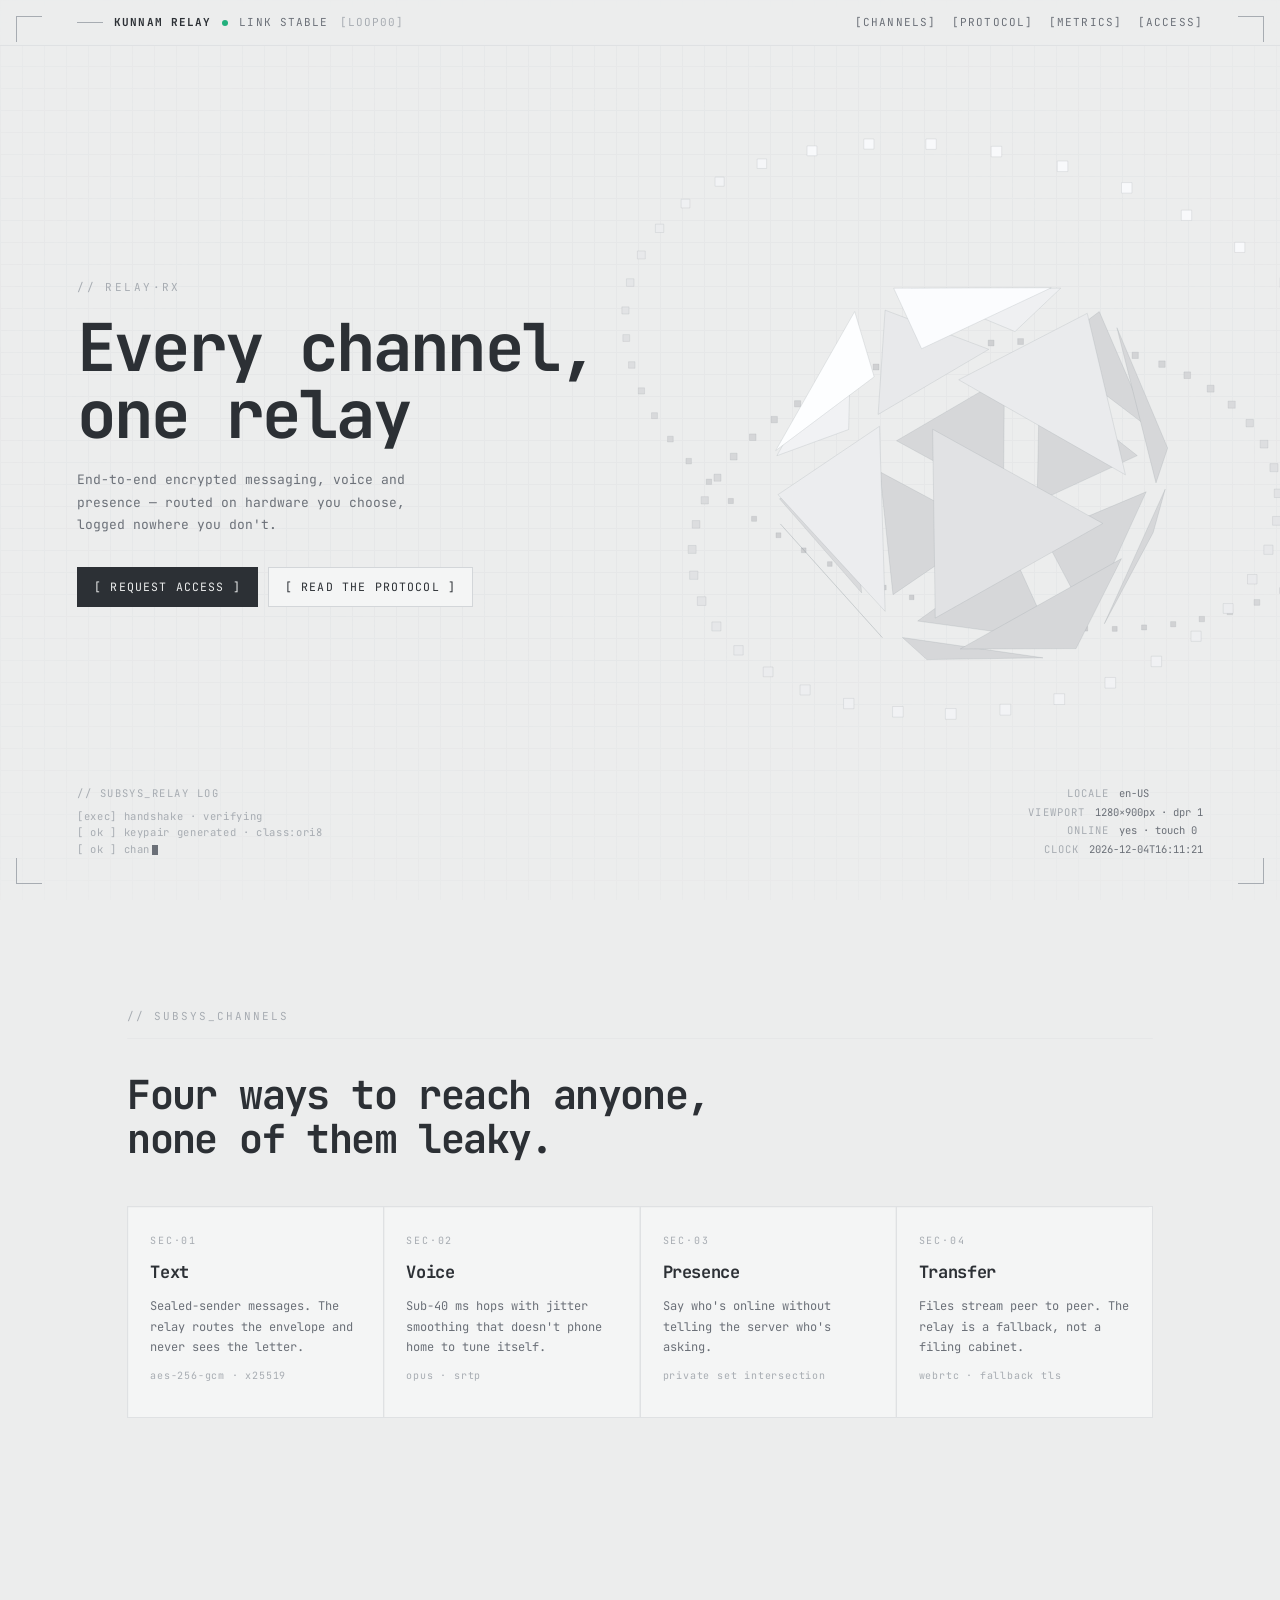
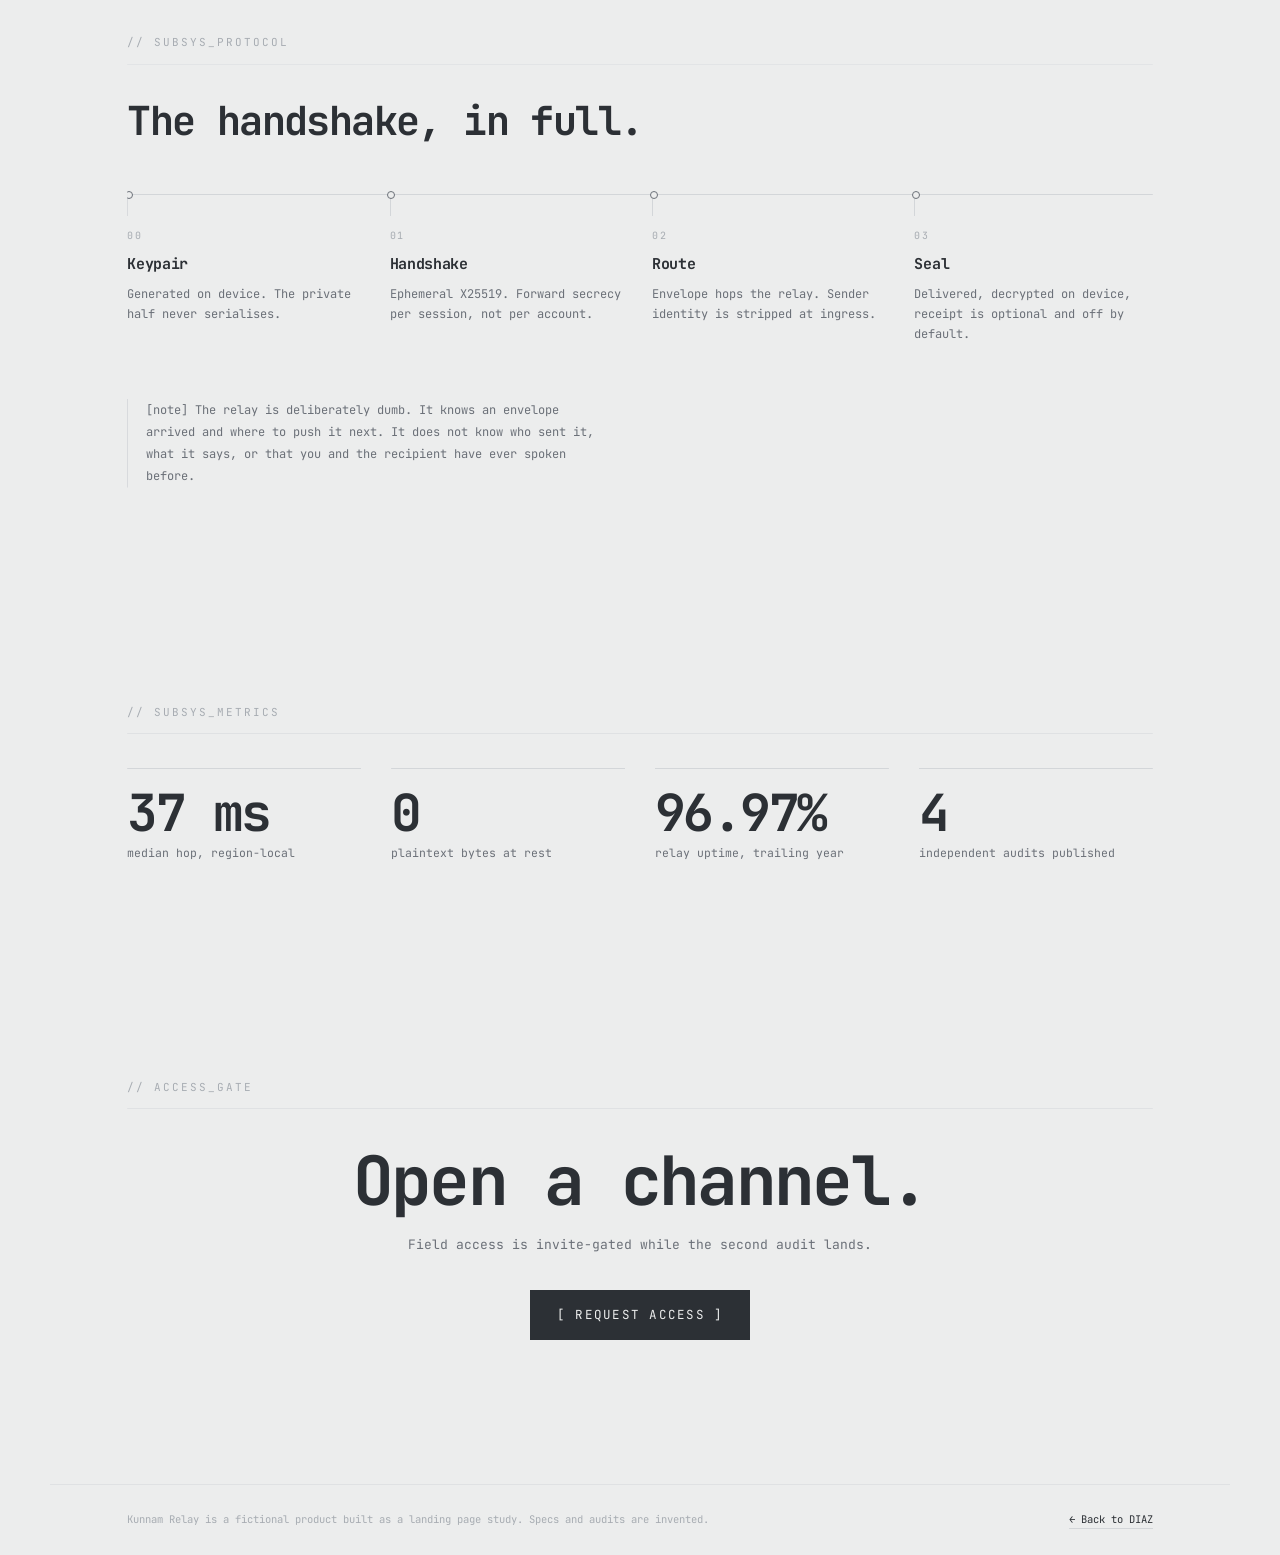
<file: communication/index.html>
<!DOCTYPE html>
<html lang="en">
<head>
<meta charset="utf-8">
<meta name="viewport" content="width=device-width, initial-scale=1, viewport-fit=cover">
<title>Kunnam Relay</title>
<meta name="description" content="Kunnam Relay — end-to-end encrypted channels, routed on your terms.">

<link rel="preconnect" href="https://fonts.googleapis.com">
<link rel="preconnect" href="https://fonts.gstatic.com" crossorigin>
<link href="https://fonts.googleapis.com/css2?family=JetBrains+Mono:wght@400;500;700&display=swap" rel="stylesheet">

<link rel="icon" type="image/svg+xml" href="favicon.svg">
<link rel="stylesheet" href="comm.css">
<script>document.documentElement.classList.add('js');</script>
</head>
<body>

<!-- Faint blueprint grid + the corner brackets that frame the whole viewport -->
<div class="grid" aria-hidden="true"></div>
<div class="frame" aria-hidden="true">
  <i class="frame__c frame__c--tl"></i><i class="frame__c frame__c--tr"></i>
  <i class="frame__c frame__c--bl"></i><i class="frame__c frame__c--br"></i>
</div>

<!-- ============================== nav ============================== -->
<header class="hud">
  <div class="hud__left">
    <span class="hud__rule" aria-hidden="true"></span>
    <span class="hud__id">Kunnam Relay</span>
    <span class="dot" id="linkDot" aria-hidden="true"></span>
    <span class="hud__state" id="linkState">Link stable</span>
    <span class="hud__loop">[loop<span id="loop">00</span>]</span>
  </div>

  <nav class="hud__nav" aria-label="Sections">
    <a href="#channels">[Channels]</a>
    <a href="#protocol">[Protocol]</a>
    <a href="#metrics">[Metrics]</a>
    <a href="#access">[Access]</a>
  </nav>
</header>

<main>

  <!-- ============================= hero ============================= -->
  <section class="hero">
    <!-- The node: a low-poly cluster with orbiting rings, drawn on canvas -->
    <canvas id="node" class="node" aria-hidden="true"></canvas>

    <div class="hero__type">
      <p class="tag" data-reveal>// relay·rx</p>
      <h1 class="hero__h1" data-reveal>Every channel,<br>one relay</h1>
      <p class="hero__sub" data-reveal>
        End-to-end encrypted messaging, voice and presence — routed on
        hardware you choose, logged nowhere you don't.
      </p>
      <div class="hero__cta" data-reveal>
        <a class="btn btn--solid" href="#access">[ Request access ]</a>
        <a class="btn" href="#protocol">[ Read the protocol ]</a>
      </div>
    </div>

    <!-- Boot log. Types itself out, then holds with a live cursor. -->
    <div class="boot" aria-hidden="true">
      <p class="boot__head">// subsys_relay <span class="boot__dots"></span> log</p>
      <ul class="boot__log" id="bootLog"></ul>
    </div>

    <!-- Real values, read from the actual browser — the reference's whole
         trick is that the readouts are true, not decoration. -->
    <dl class="telem" id="telem">
      <div><dt>Locale</dt><dd id="tLocale">—</dd></div>
      <div><dt>Viewport</dt><dd id="tView">—</dd></div>
      <div><dt>Online</dt><dd id="tOnline">—</dd></div>
      <div><dt>Clock</dt><dd id="tClock">—</dd></div>
    </dl>
  </section>

  <!-- =========================== channels =========================== -->
  <section class="sec" id="channels">
    <p class="sec__label" data-reveal>// subsys_channels</p>
    <h2 class="sec__title" data-reveal>Four ways to reach anyone,<br>none of them leaky.</h2>

    <ul class="cards">
      <li class="card" data-reveal style="--d:0">
        <span class="card__idx">sec·01</span>
        <h3>Text</h3>
        <p>Sealed-sender messages. The relay routes the envelope and never sees the letter.</p>
        <span class="card__meta">aes-256-gcm · x25519</span>
      </li>
      <li class="card" data-reveal style="--d:1">
        <span class="card__idx">sec·02</span>
        <h3>Voice</h3>
        <p>Sub-40 ms hops with jitter smoothing that doesn't phone home to tune itself.</p>
        <span class="card__meta">opus · srtp</span>
      </li>
      <li class="card" data-reveal style="--d:2">
        <span class="card__idx">sec·03</span>
        <h3>Presence</h3>
        <p>Say who's online without telling the server who's asking.</p>
        <span class="card__meta">private set intersection</span>
      </li>
      <li class="card" data-reveal style="--d:3">
        <span class="card__idx">sec·04</span>
        <h3>Transfer</h3>
        <p>Files stream peer to peer. The relay is a fallback, not a filing cabinet.</p>
        <span class="card__meta">webrtc · fallback tls</span>
      </li>
    </ul>
  </section>

  <!-- =========================== protocol =========================== -->
  <section class="sec" id="protocol">
    <p class="sec__label" data-reveal>// subsys_protocol</p>
    <h2 class="sec__title" data-reveal>The handshake, in full.</h2>

    <!-- Schematic: four nodes on a rail, drawn rather than photographed -->
    <div class="rail" data-reveal>
      <ol class="rail__steps">
        <li class="step" style="--d:0">
          <span class="step__n">00</span>
          <b>Keypair</b>
          <p>Generated on device. The private half never serialises.</p>
        </li>
        <li class="step" style="--d:1">
          <span class="step__n">01</span>
          <b>Handshake</b>
          <p>Ephemeral X25519. Forward secrecy per session, not per account.</p>
        </li>
        <li class="step" style="--d:2">
          <span class="step__n">02</span>
          <b>Route</b>
          <p>Envelope hops the relay. Sender identity is stripped at ingress.</p>
        </li>
        <li class="step" style="--d:3">
          <span class="step__n">03</span>
          <b>Seal</b>
          <p>Delivered, decrypted on device, receipt is optional and off by default.</p>
        </li>
      </ol>
    </div>

    <p class="note" data-reveal>
      [note] The relay is deliberately dumb. It knows an envelope arrived and
      where to push it next. It does not know who sent it, what it says, or
      that you and the recipient have ever spoken before.
    </p>
  </section>

  <!-- =========================== metrics =========================== -->
  <section class="sec" id="metrics">
    <p class="sec__label" data-reveal>// subsys_metrics</p>
    <ul class="metrics">
      <li data-reveal style="--d:0"><b data-count="38" data-suffix=" ms">0</b><span>median hop, region-local</span></li>
      <li data-reveal style="--d:1"><b data-count="0" data-suffix="">0</b><span>plaintext bytes at rest</span></li>
      <li data-reveal style="--d:2"><b data-count="99" data-suffix=".97%">0</b><span>relay uptime, trailing year</span></li>
      <li data-reveal style="--d:3"><b data-count="4" data-suffix="">0</b><span>independent audits published</span></li>
    </ul>
  </section>

  <!-- ============================ access ============================ -->
  <section class="sec access" id="access">
    <p class="sec__label" data-reveal>// access_gate</p>
    <h2 class="sec__title sec__title--big" data-reveal>Open a channel.</h2>
    <p class="access__sub" data-reveal>Field access is invite-gated while the second audit lands.</p>
    <a class="btn btn--solid btn--lg" href="#" data-reveal>[ Request access ]</a>
  </section>
</main>

<footer class="foot">
  <p>Kunnam Relay is a fictional product built as a landing page study. Specs and audits are invented.</p>
  <a href="../index.html">← Back to DIAZ</a>
</footer>

<script src="comm.js"></script>
</body>
</html>
</file>
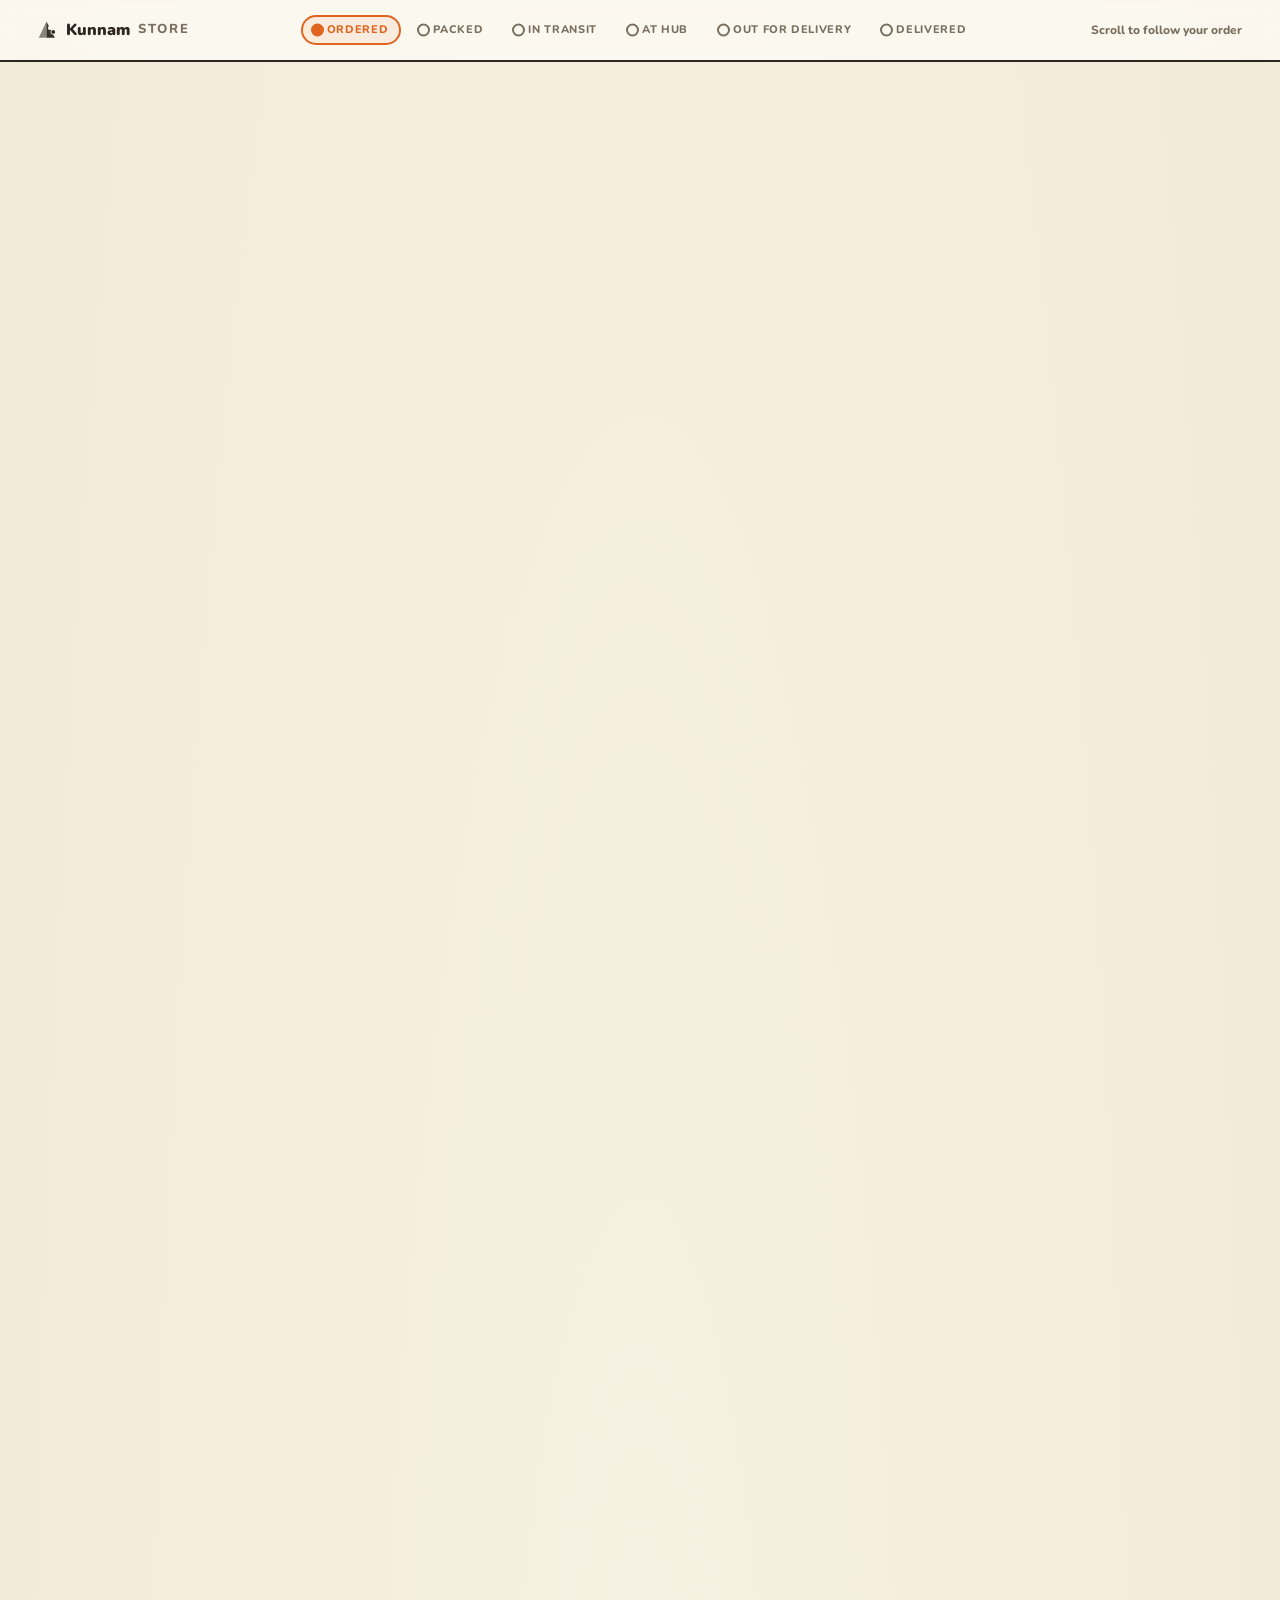
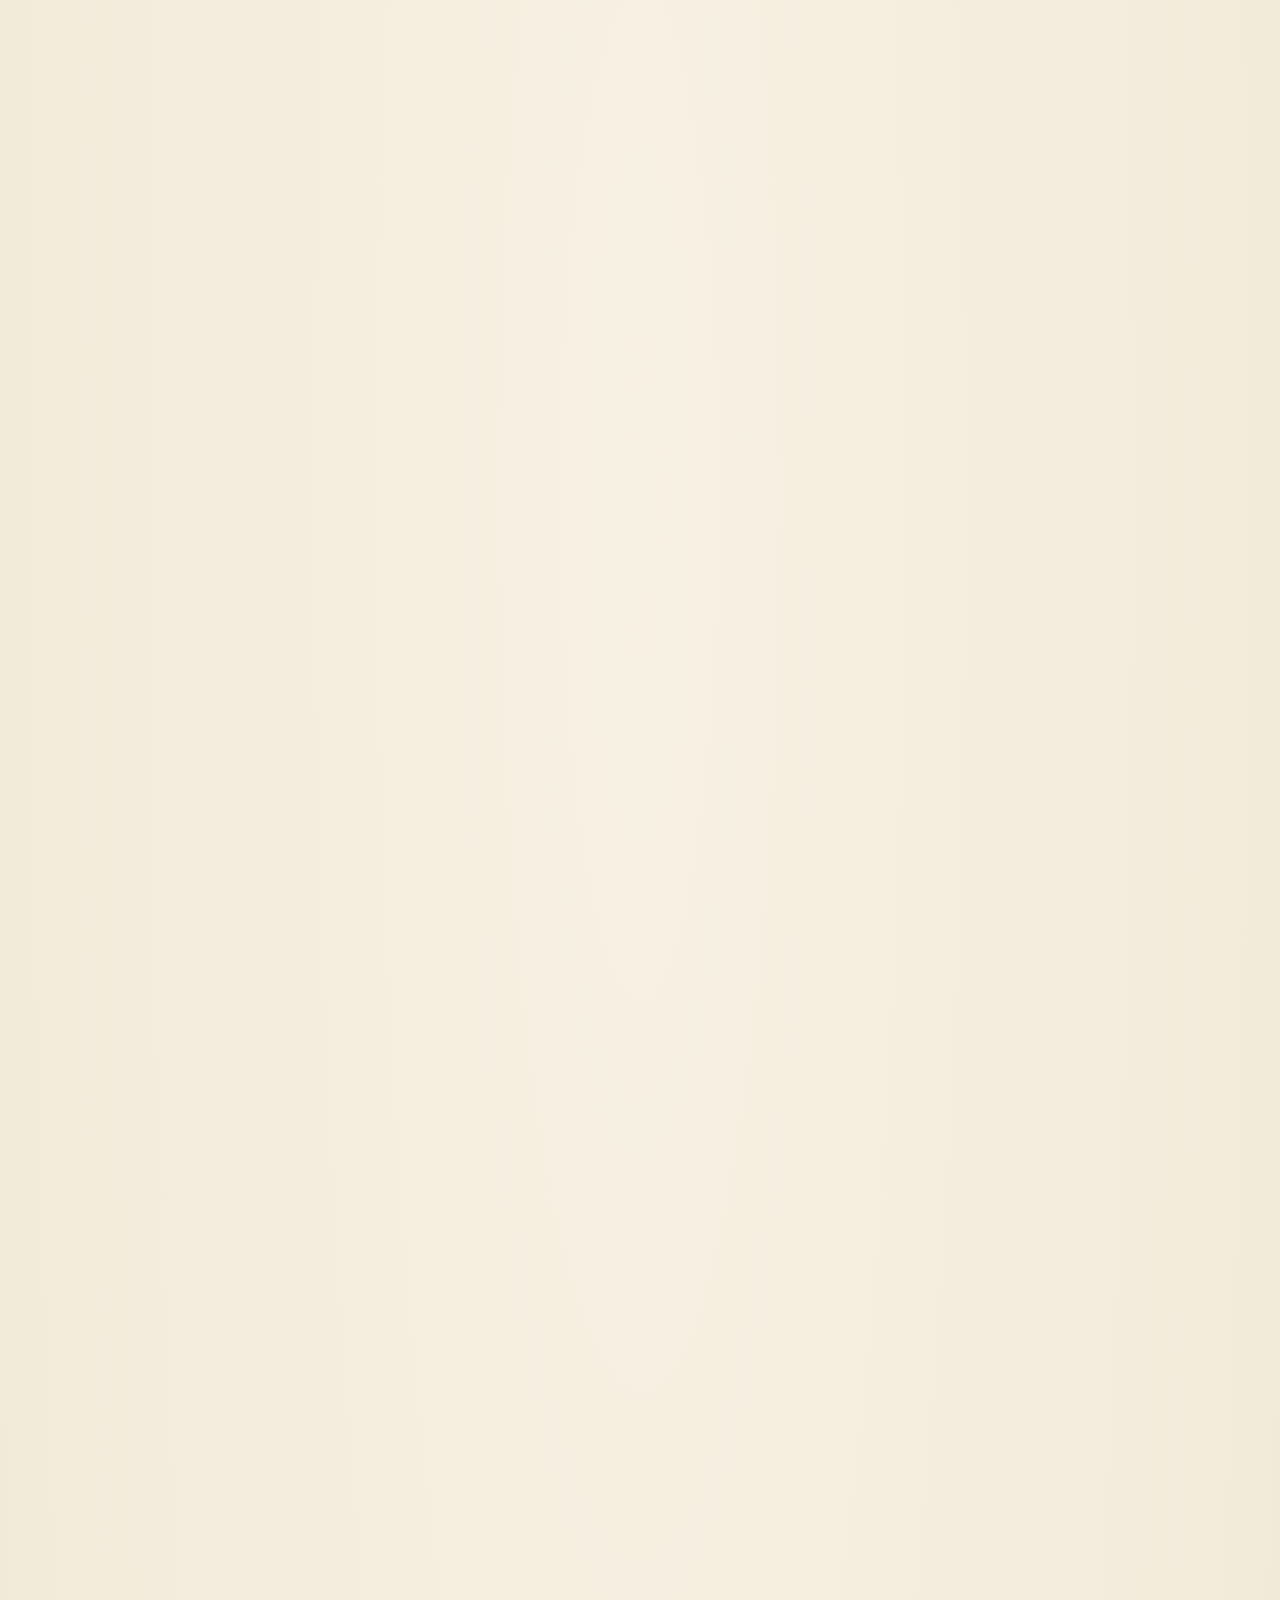
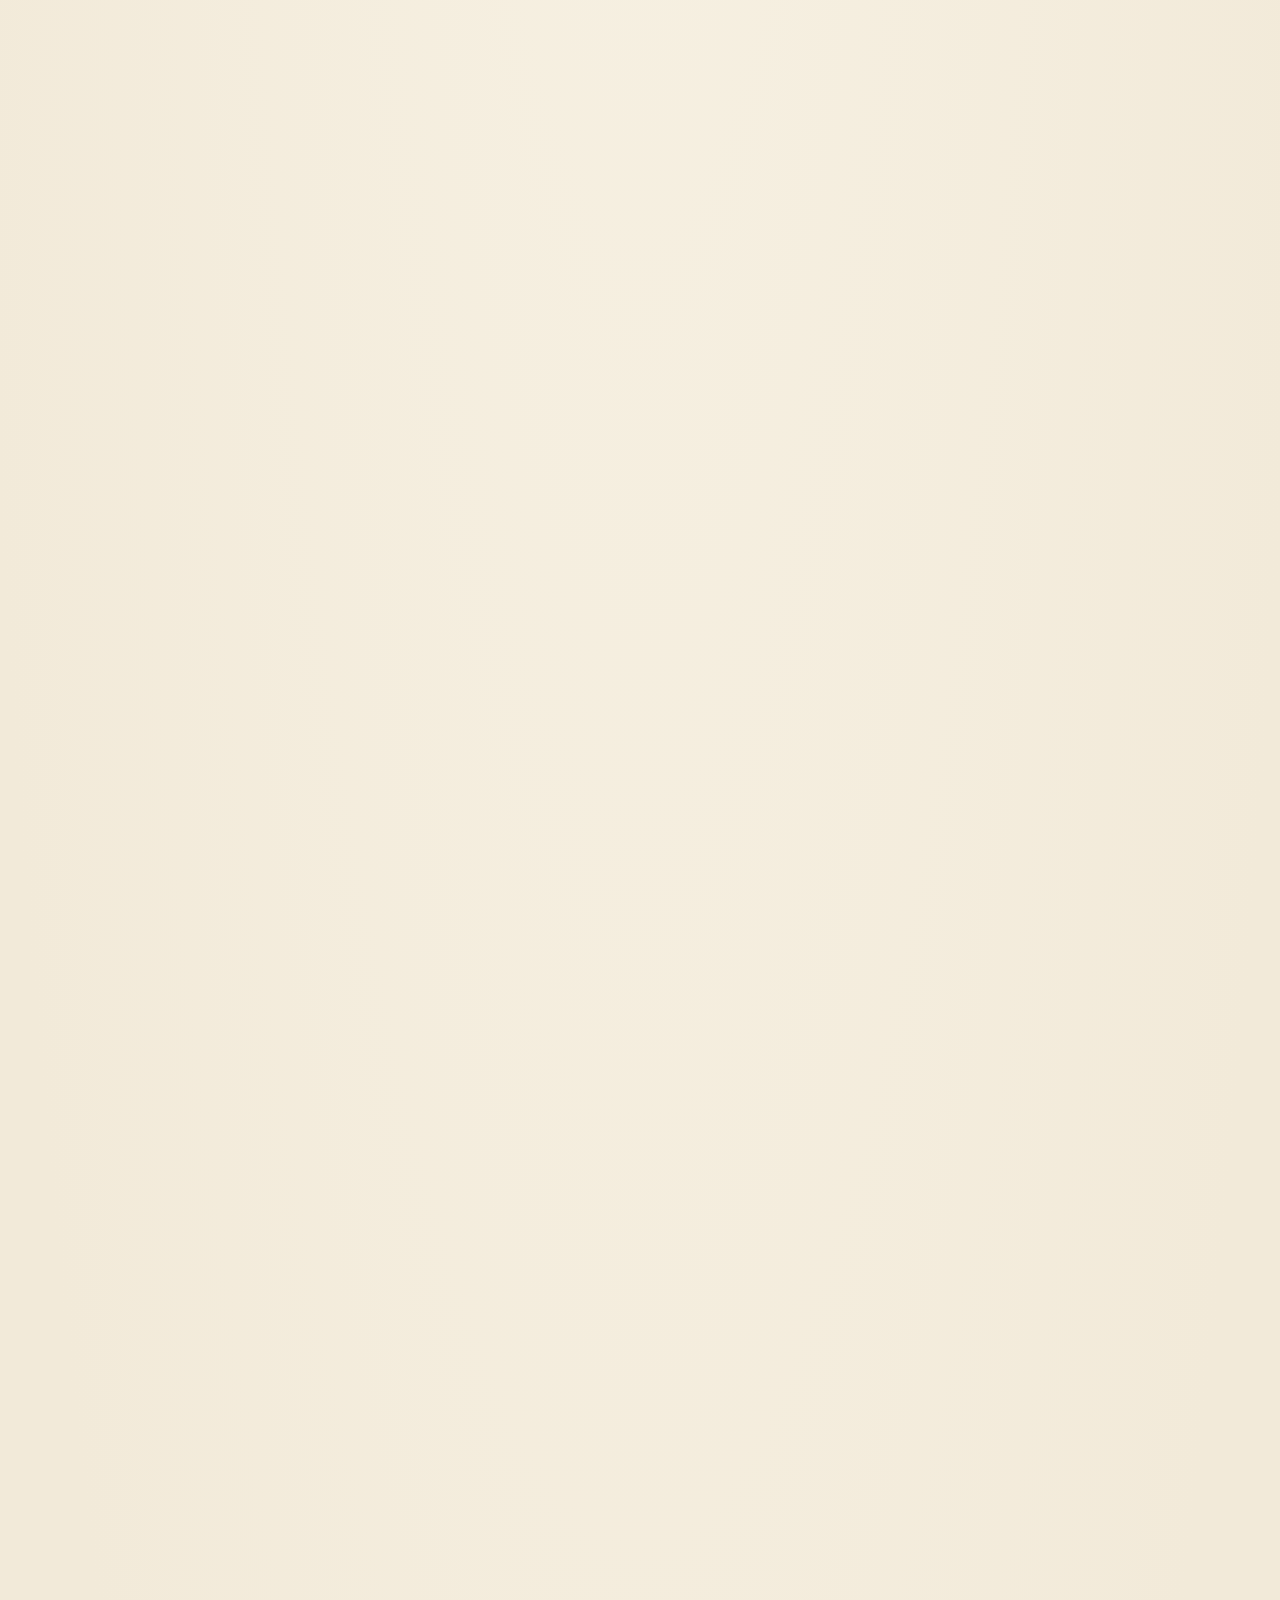
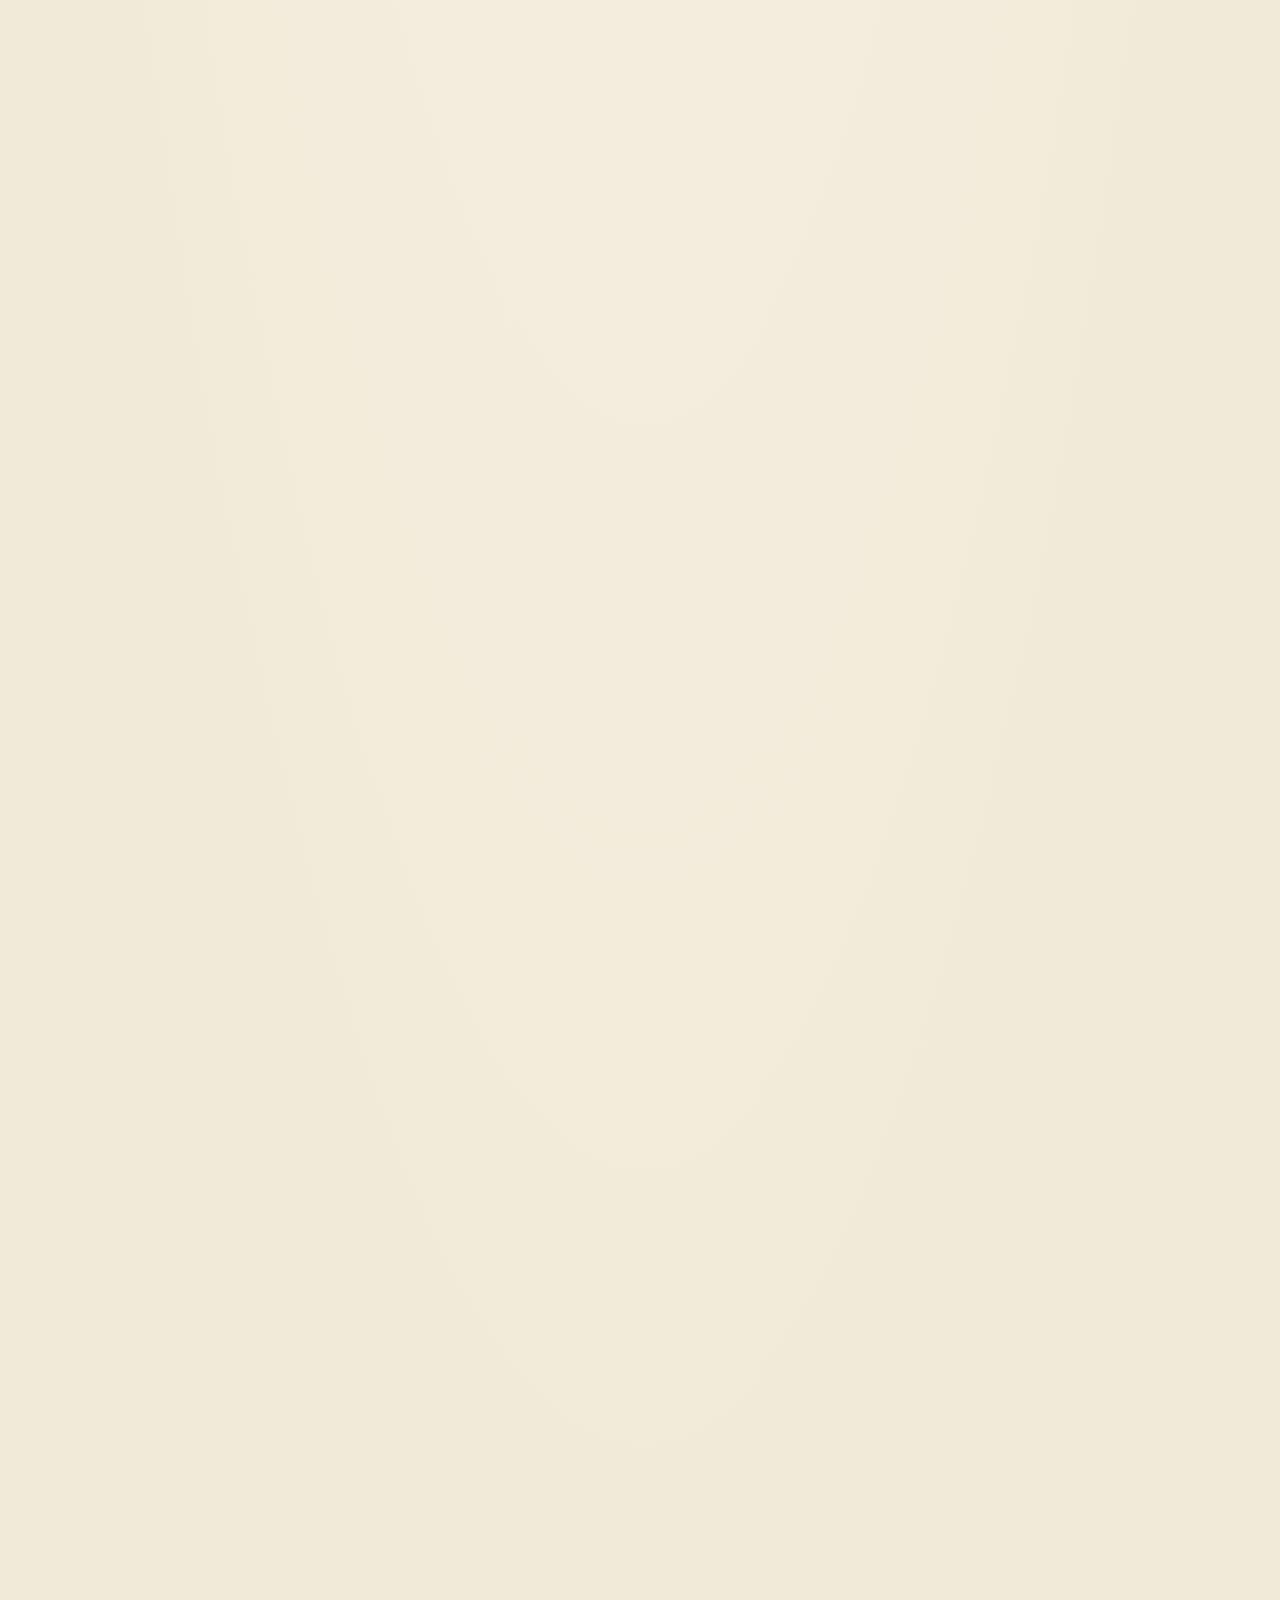
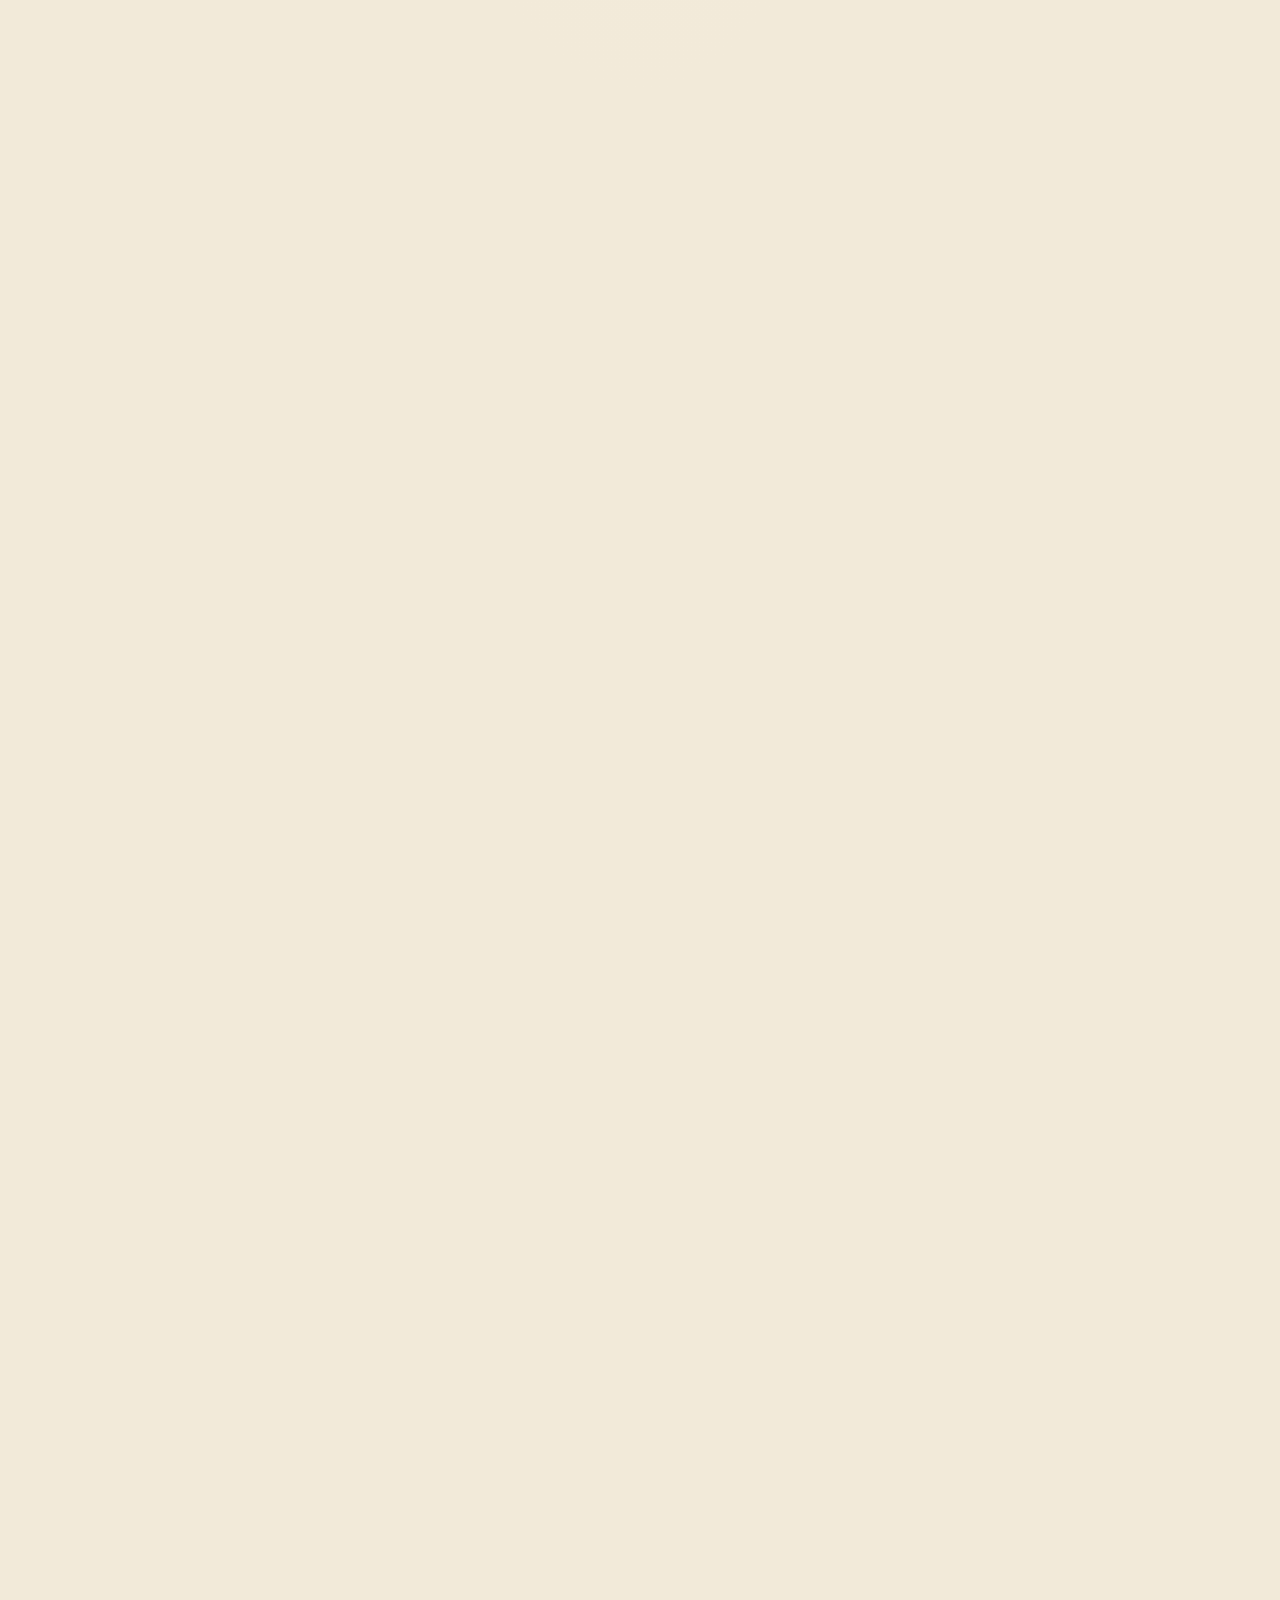
<file: ecommerce/index.html>
<!DOCTYPE html>
<html lang="en">
<head>
<meta charset="utf-8">
<meta name="viewport" content="width=device-width, initial-scale=1, viewport-fit=cover">
<title>Kunnam Store — from click to couch</title>
<meta name="description" content="Order the Kunnam Play and scroll the whole journey: packed, shipped by Kunnam Parcel Service, and delivered to the couch.">

<link rel="preconnect" href="https://fonts.googleapis.com">
<link rel="preconnect" href="https://fonts.gstatic.com" crossorigin>
<link href="https://fonts.googleapis.com/css2?family=Nunito:wght@600;700;800;900&display=swap" rel="stylesheet">

<link rel="icon" type="image/svg+xml" href="favicon.svg">
<link rel="stylesheet" href="shop.css">
<script>document.documentElement.classList.add('js');</script>
</head>
<body>

<!-- ============================== nav ============================== -->
<header class="nav">
  <a class="nav__brand" href="../index.html" aria-label="Back to DIAZ">
    <svg viewBox="0 0 52 50" fill="none" aria-hidden="true">
      <defs>
        <mask id="navRock" maskUnits="userSpaceOnUse" x="0" y="0" width="52" height="50">
          <rect width="52" height="50" fill="#fff"/>
          <circle cx="30.8" cy="20.8" r="5" fill="#000"/>
          <circle cx="39.5" cy="30.9" r="6.8" fill="#000"/>
        </mask>
      </defs>
      <g mask="url(#navRock)">
        <path d="M22 4 L22 46 L2 46 Z"  fill="currentColor" opacity=".55"/>
        <path d="M22 4 L44 46 L22 46 Z" fill="currentColor" opacity=".95"/>
      </g>
      <circle cx="39.5" cy="30.9" r="5" fill="currentColor"/>
    </svg>
    <b>Kunnam</b><span>store</span>
  </a>

  <!-- live parcel tracking — fills as the story scrolls -->
  <ol class="track" id="track" aria-label="Delivery progress">
    <li data-at="0">Ordered</li>
    <li data-at="1.7">Packed</li>
    <li data-at="3.4">In transit</li>
    <li data-at="4.6">At hub</li>
    <li data-at="5.8">Out for delivery</li>
    <li data-at="8.2">Delivered</li>
  </ol>

  <span class="nav__hint" aria-hidden="true">Scroll to follow your order</span>
</header>

<main id="stage">

  <!-- ================= C1 · the order ================= -->
  <section class="scene" id="s-order" data-scene>
    <p class="chip">01 · You order</p>

    <div class="browser">
      <div class="browser__bar">
        <i></i><i></i><i></i>
        <span class="browser__url">store.kunnam.in/play</span>
      </div>

      <div class="browser__body">
        <div class="pdp__art">
          <div class="console">
            <span class="console__stripe"></span>
            <svg class="console__logo" viewBox="0 0 52 50" fill="none" aria-hidden="true">
              <path d="M22 4 L22 46 L2 46 Z" fill="currentColor" opacity=".55"/>
              <path d="M22 4 L44 46 L22 46 Z" fill="currentColor"/>
            </svg>
          </div>
          <div class="pad">
            <i class="pad__stick"></i><i class="pad__stick pad__stick--r"></i>
          </div>
        </div>

        <div class="pdp__info">
          <p class="pdp__kicker">New · Ascent bundle</p>
          <h1 class="pdp__title">Kunnam Play</h1>
          <p class="pdp__price">₹44,990</p>
          <ul class="pdp__specs">
            <li>1 TB · 120 fps</li>
            <li>ASCENT — Season 0 included</li>
            <li>Free delivery by Kunnam Parcel</li>
          </ul>
          <div class="pdp__actions">
            <button class="shopbtn" id="btnCart" type="button">
              Add to cart <span class="shopbtn__ripple" aria-hidden="true"></span>
            </button>
            <button class="shopbtn shopbtn--buy" id="btnBuy" type="button">
              Buy now <span class="shopbtn__ripple" aria-hidden="true"></span>
            </button>
          </div>
        </div>

        <div class="cartpill" aria-hidden="true">
          <svg viewBox="0 0 24 24" fill="none"><path d="M3 4h2l2.2 11h11l2-8H7" stroke="currentColor" stroke-width="1.8" stroke-linecap="round" stroke-linejoin="round"/><circle cx="10" cy="19.5" r="1.4" fill="currentColor"/><circle cx="16.5" cy="19.5" r="1.4" fill="currentColor"/></svg>
          <b class="cartpill__n" id="cartN">0</b>
        </div>

        <div class="toast" aria-hidden="true">
          <b>Order confirmed</b>
          <span>#KP-88214 · arriving Thursday</span>
        </div>

        <!-- the demo hand: a fake cursor that does the shopping -->
        <div class="ghostcur" aria-hidden="true">
          <svg viewBox="0 0 24 24"><path d="M5 3 L19 12 L12.4 13.6 L15.5 20.3 L12.6 21.6 L9.6 14.8 L5 18 Z" fill="#2e2620" stroke="#fff" stroke-width="1.4" stroke-linejoin="round"/></svg>
        </div>
      </div>
    </div>
  </section>

  <!-- ================= C2 · packing ================= -->
  <section class="scene" id="s-pack" data-scene>
    <p class="chip">02 · Packed with care</p>

    <div class="packroom">
      <div class="packroom__shelf" aria-hidden="true"><i></i><i></i><i></i></div>

      <div class="packbench">
        <div class="console console--packing">
          <span class="console__stripe"></span>
        </div>

        <div class="box box--packing">
          <i class="box__flap box__flap--l"></i>
          <i class="box__flap box__flap--r"></i>
          <span class="box__tape"></span>
          <span class="label">
            <svg viewBox="0 0 52 50" fill="none" aria-hidden="true">
              <path d="M22 4 L22 46 L2 46 Z" fill="currentColor" opacity=".55"/>
              <path d="M22 4 L44 46 L22 46 Z" fill="currentColor"/>
            </svg>
            <b>Kunnam<br>Parcel</b>
          </span>
        </div>
      </div>

      <div class="packvan" aria-hidden="true">
        <div class="packvan__door"></div>
      </div>
    </div>
  </section>

  <!-- ================= C3 · the van ================= -->
  <section class="scene" id="s-van" data-scene>
    <p class="chip">03 · On the road</p>

    <div class="roadworld">
      <div class="sky" aria-hidden="true"><i class="cloud c1"></i><i class="cloud c2"></i><i class="cloud c3"></i></div>
      <div class="hills" aria-hidden="true"></div>
      <div class="towns" aria-hidden="true"></div>

      <svg class="van" viewBox="0 0 320 150" fill="none" aria-hidden="true">
        <rect x="8" y="26" width="212" height="86" rx="12" fill="#fdfaf3" stroke="#2e2620" stroke-width="3"/>
        <path d="M220 44 h44 l30 34 v34 h-74 Z" fill="#fdfaf3" stroke="#2e2620" stroke-width="3"/>
        <path d="M232 52 h28 l20 24 h-48 Z" fill="#bfe3e8" stroke="#2e2620" stroke-width="3"/>
        <rect x="8" y="70" width="212" height="22" fill="#e0641f"/>
        <text x="114" y="86" text-anchor="middle" font-family="Nunito, sans-serif" font-weight="900" font-size="15" fill="#fff" letter-spacing="1">KUNNAM PARCEL SERVICE</text>
        <g transform="translate(28, 34) scale(0.55)" color="#e0641f">
          <path d="M22 4 L22 46 L2 46 Z" fill="currentColor" opacity=".55"/>
          <path d="M22 4 L44 46 L22 46 Z" fill="currentColor"/>
        </g>
        <g class="wheel wheel--a"><circle cx="70" cy="116" r="21" fill="#2e2620"/><circle cx="70" cy="116" r="9" fill="#fdfaf3"/><path d="M70 99 V133 M53 116 H87" stroke="#fdfaf3" stroke-width="3"/></g>
        <g class="wheel wheel--b"><circle cx="242" cy="116" r="21" fill="#2e2620"/><circle cx="242" cy="116" r="9" fill="#fdfaf3"/><path d="M242 99 V133 M225 116 H259" stroke="#fdfaf3" stroke-width="3"/></g>
      </svg>

      <div class="road" aria-hidden="true"></div>
    </div>
  </section>

  <!-- ================= C4 · the hub ================= -->
  <section class="scene" id="s-hub" data-scene>
    <p class="chip">04 · Sorted at the hub</p>

    <div class="hubworld">
      <div class="hub">
        <b class="hub__sign">
          <svg viewBox="0 0 52 50" fill="none" aria-hidden="true">
            <path d="M22 4 L22 46 L2 46 Z" fill="currentColor" opacity=".55"/>
            <path d="M22 4 L44 46 L22 46 Z" fill="currentColor"/>
          </svg>
          Kunnam Parcel Hub
        </b>
        <i class="hub__door"></i>
      </div>

      <div class="belt">
        <div class="belt__strip" aria-hidden="true"></div>
        <div class="belt__boxes">
          <span class="minibox"></span>
          <span class="minibox minibox--ours">
            <svg viewBox="0 0 52 50" fill="none" aria-hidden="true">
              <path d="M22 4 L22 46 L2 46 Z" fill="currentColor" opacity=".55"/>
              <path d="M22 4 L44 46 L22 46 Z" fill="currentColor"/>
            </svg>
          </span>
          <span class="minibox minibox--tall"></span>
        </div>
        <i class="belt__scanner" aria-hidden="true"></i>
      </div>
    </div>
  </section>

  <!-- ================= C5 · out for delivery ================= -->
  <section class="scene" id="s-courier" data-scene>
    <p class="chip">05 · Out for delivery</p>

    <div class="lane">
      <div class="lane__homes" aria-hidden="true"></div>

      <svg class="scoot" viewBox="0 0 300 200" fill="none" aria-hidden="true">
        <!-- scooter -->
        <g class="wheel"><circle cx="64" cy="158" r="26" fill="#2e2620"/><circle cx="64" cy="158" r="10" fill="#fdfaf3"/><path d="M64 138 V178 M44 158 H84" stroke="#fdfaf3" stroke-width="3"/></g>
        <g class="wheel"><circle cx="240" cy="158" r="26" fill="#2e2620"/><circle cx="240" cy="158" r="10" fill="#fdfaf3"/><path d="M240 138 V178 M220 158 H260" stroke="#fdfaf3" stroke-width="3"/></g>
        <path d="M64 158 H128 Q148 158 154 138 L164 104" stroke="#e0641f" stroke-width="11" stroke-linecap="round" fill="none"/>
        <path d="M212 70 L240 152" stroke="#2e2620" stroke-width="9" stroke-linecap="round"/>
        <path d="M196 64 L224 58" stroke="#2e2620" stroke-width="9" stroke-linecap="round"/>
        <!-- front rack with our parcel -->
        <rect x="168" y="100" width="58" height="14" rx="4" fill="#2e2620"/>
        <rect class="scoot__box" x="172" y="60" width="50" height="42" rx="4" fill="#c99a5c" stroke="#2e2620" stroke-width="3"/>
        <rect x="190" y="60" width="12" height="42" fill="#e0641f" opacity=".85"/>
        <rect x="180" y="72" width="18" height="14" rx="3" fill="#fdfaf3" stroke="#2e2620" stroke-width="2"/>
        <!-- rider: leg, torso, vest, arm, head with cap -->
        <path d="M96 108 L128 126 L122 152" stroke="#3d3630" stroke-width="13" stroke-linecap="round" fill="none"/>
        <rect x="112" y="144" width="26" height="10" rx="5" fill="#2e2620"/>
        <path d="M92 108 L96 62" stroke="#1f6f54" stroke-width="24" stroke-linecap="round"/>
        <path d="M92 106 L96 74" stroke="#e0641f" stroke-width="26" stroke-linecap="round"/>
        <path d="M96 60 a7 7 0 0 1 7 -7" stroke="#fff" stroke-width="3" fill="none" opacity=".7"/>
        <path d="M102 70 L150 66 L196 64" stroke="#e8b26a" stroke-width="11" stroke-linecap="round" fill="none"/>
        <circle cx="103" cy="36" r="17" fill="#e8b26a" stroke="#2e2620" stroke-width="3"/>
        <circle cx="111" cy="36" r="2.6" fill="#2e2620"/>
        <path d="M109 44 q4 3 8 1" stroke="#2e2620" stroke-width="2.4" stroke-linecap="round" fill="none"/>
        <path d="M85 32 a18 18 0 0 1 35 -4 l8 2 -6 7 Z" fill="#e0641f" stroke="#2e2620" stroke-width="3"/>
      </svg>
    </div>
  </section>

  <!-- ================= C6 · the brand, full frame ================= -->
  <section class="scene" id="s-brand" data-scene>
    <div class="bigparcel">
      <span class="bigparcel__tape" aria-hidden="true"></span>
      <div class="biglabel">
        <svg viewBox="0 0 52 50" fill="none" aria-hidden="true">
          <defs>
            <mask id="brandRock2" maskUnits="userSpaceOnUse" x="0" y="0" width="52" height="50">
              <rect width="52" height="50" fill="#fff"/>
              <circle cx="30.8" cy="20.8" r="5" fill="#000"/>
              <circle cx="39.5" cy="30.9" r="6.8" fill="#000"/>
            </mask>
          </defs>
          <g mask="url(#brandRock2)">
            <path d="M22 4 L22 46 L2 46 Z" fill="currentColor" opacity=".55"/>
            <path d="M22 4 L44 46 L22 46 Z" fill="currentColor"/>
          </g>
          <circle cx="39.5" cy="30.9" r="5" fill="currentColor"/>
        </svg>
        <b>Kunnam Parcel</b>
        <span>handled like it's ours</span>
        <i class="biglabel__shine" aria-hidden="true"></i>
      </div>
    </div>
  </section>

  <!-- ================= C7 · the doorstep ================= -->
  <section class="scene" id="s-door" data-scene>
    <p class="chip">06 · Knock knock</p>

    <div class="porch">
      <div class="house">
        <i class="house__roof"></i>
        <i class="house__window"></i>
        <div class="doorway">
          <div class="doorway__glow" aria-hidden="true"></div>
          <div class="door">
            <i class="door__knob"></i>
          </div>
        </div>
        <!-- outside the doorway: the frame clips the swinging door, and the
             arms must reach OUT of it toward the parcel, not into the glow -->
        <div class="arms" aria-hidden="true"><i></i><i></i></div>
        <i class="house__mat"></i>
      </div>

      <!-- the delivery person, parcel outstretched -->
      <svg class="dman" viewBox="0 0 150 250" fill="none" aria-hidden="true">
        <path d="M62 160 L56 234 M84 160 L92 234" stroke="#3d3630" stroke-width="17" stroke-linecap="round"/>
        <rect x="42" y="228" width="30" height="12" rx="6" fill="#2e2620"/>
        <rect x="80" y="228" width="30" height="12" rx="6" fill="#2e2620"/>
        <rect x="46" y="90" width="52" height="80" rx="17" fill="#fdfaf3" stroke="#2e2620" stroke-width="3"/>
        <rect x="52" y="96" width="40" height="58" rx="11" fill="#e0641f"/>
        <path d="M66 118 l7 12 h-14 Z" fill="#fdfaf3"/>
        <path d="M92 108 L138 116" stroke="#e8b26a" stroke-width="12" stroke-linecap="round"/>
        <path d="M92 126 L134 136" stroke="#e8b26a" stroke-width="12" stroke-linecap="round"/>
        <circle cx="74" cy="56" r="21" fill="#e8b26a" stroke="#2e2620" stroke-width="3"/>
        <circle cx="84" cy="55" r="3" fill="#2e2620"/>
        <path d="M80 66 q5 4 10 1" stroke="#2e2620" stroke-width="2.6" stroke-linecap="round" fill="none"/>
        <path d="M52 50 a22 22 0 0 1 42 -6 l11 3 -8 8 Z" fill="#e0641f" stroke="#2e2620" stroke-width="3"/>
      </svg>

      <!-- the customer, revealed as the door opens, reaching out -->
      <svg class="customer" viewBox="0 0 150 250" fill="none" aria-hidden="true">
        <path d="M66 160 L60 234 M88 160 L96 234" stroke="#5a5245" stroke-width="17" stroke-linecap="round"/>
        <rect x="46" y="228" width="30" height="12" rx="6" fill="#2e2620"/>
        <rect x="84" y="228" width="30" height="12" rx="6" fill="#2e2620"/>
        <rect x="50" y="90" width="52" height="80" rx="17" fill="#1f6f54" stroke="#2e2620" stroke-width="3"/>
        <g class="customer__arms">
          <path d="M56 110 L14 118" stroke="#b07b4f" stroke-width="12" stroke-linecap="round"/>
          <path d="M56 128 L18 140" stroke="#b07b4f" stroke-width="12" stroke-linecap="round"/>
        </g>
        <circle cx="76" cy="56" r="21" fill="#b07b4f" stroke="#2e2620" stroke-width="3"/>
        <circle cx="66" cy="55" r="3" fill="#2e2620"/>
        <path d="M62 66 q5 4 10 1" stroke="#2e2620" stroke-width="2.6" stroke-linecap="round" fill="none"/>
        <path d="M54 46 a22 22 0 0 1 44 0 q-8 -10 -22 -10 t-22 10 Z" fill="#3d2f23" stroke="#2e2620" stroke-width="3"/>
      </svg>

      <div class="handoff" aria-hidden="true">
        <div class="box box--handoff">
          <span class="box__tape"></span>
          <span class="label label--small">
            <svg viewBox="0 0 52 50" fill="none"><path d="M22 4 L22 46 L2 46 Z" fill="currentColor" opacity=".55"/><path d="M22 4 L44 46 L22 46 Z" fill="currentColor"/></svg>
          </span>
        </div>
      </div>
    </div>
  </section>

  <!-- ================= C8 · the unboxing ================= -->
  <section class="scene" id="s-unbox" data-scene>
    <p class="chip">07 · The good part</p>

    <div class="unbox">
      <i class="unbox__ray r1" aria-hidden="true"></i>
      <i class="unbox__ray r2" aria-hidden="true"></i>
      <i class="unbox__ray r3" aria-hidden="true"></i>

      <!-- the customer: arms rise from the box rim into a cheer as the
           console emerges (driven by the same --rise) -->
      <svg class="unboxer" viewBox="0 0 160 240" fill="none" aria-hidden="true">
        <path d="M70 152 L64 226 M92 152 L98 226" stroke="#5a5245" stroke-width="16" stroke-linecap="round"/>
        <rect x="50" y="220" width="30" height="12" rx="6" fill="#2e2620"/>
        <rect x="86" y="220" width="30" height="12" rx="6" fill="#2e2620"/>
        <rect x="52" y="92" width="58" height="72" rx="17" fill="#1f6f54" stroke="#2e2620" stroke-width="3"/>
        <g class="unboxer__arml"><path d="M56 104 L24 136" stroke="#b07b4f" stroke-width="12" stroke-linecap="round"/></g>
        <g class="unboxer__armr"><path d="M106 104 L138 136" stroke="#b07b4f" stroke-width="12" stroke-linecap="round"/></g>
        <circle cx="81" cy="58" r="21" fill="#b07b4f" stroke="#2e2620" stroke-width="3"/>
        <circle cx="72" cy="54" r="3" fill="#2e2620"/>
        <circle cx="90" cy="54" r="3" fill="#2e2620"/>
        <ellipse class="unboxer__mouth" cx="81" cy="68" rx="4.5" ry="5.5" fill="#2e2620"/>
        <path d="M58 48 a23 23 0 0 1 46 0 q-10 -12 -23 -12 t-23 12 Z" fill="#3d2f23" stroke="#2e2620" stroke-width="3"/>
      </svg>

      <div class="console console--reveal">
        <span class="console__stripe"></span>
        <svg class="console__logo" viewBox="0 0 52 50" fill="none" aria-hidden="true">
          <path d="M22 4 L22 46 L2 46 Z" fill="currentColor" opacity=".55"/>
          <path d="M22 4 L44 46 L22 46 Z" fill="currentColor"/>
        </svg>
      </div>

      <div class="box box--open">
        <i class="box__flap box__flap--l"></i>
        <i class="box__flap box__flap--r"></i>
      </div>
    </div>
  </section>

  <!-- ================= C9 · game night ================= -->
  <section class="scene" id="s-play" data-scene>
    <p class="chip">08 · Game night</p>

    <div class="room">
      <div class="tv">
        <div class="tv__screen">
          <i class="tv__sun"></i>
          <i class="tv__peak"></i>
          <b class="tv__title">ASCENT</b>
        </div>
        <i class="tv__stand"></i>
      </div>

      <div class="couch">
        <!-- the customer, seen from behind, pad up -->
        <svg class="gamer g1" viewBox="0 0 140 130" fill="none" aria-hidden="true">
          <rect x="26" y="62" width="88" height="66" rx="21" fill="#1f6f54" stroke="#2e2620" stroke-width="3"/>
          <path d="M42 76 L20 46" stroke="#b07b4f" stroke-width="11" stroke-linecap="round"/>
          <path d="M98 76 L120 46" stroke="#b07b4f" stroke-width="11" stroke-linecap="round"/>
          <circle cx="70" cy="38" r="23" fill="#b07b4f" stroke="#2e2620" stroke-width="3"/>
          <circle cx="45" cy="42" r="5" fill="#b07b4f" stroke="#2e2620" stroke-width="2.4"/>
          <circle cx="95" cy="42" r="5" fill="#b07b4f" stroke="#2e2620" stroke-width="2.4"/>
          <path d="M47 34 a23 23 0 0 1 46 0 q-2 12 -6 14 q4 -14 -17 -14 t-17 14 q-4 -2 -6 -14 Z" fill="#3d2f23" stroke="#2e2620" stroke-width="3"/>
          <g class="gamer__pad"><rect x="102" y="24" width="36" height="20" rx="9" fill="#fdfaf3" stroke="#2e2620" stroke-width="3"/><circle cx="112" cy="34" r="2.6" fill="#2e2620"/><circle cx="128" cy="34" r="2.6" fill="#2e2620"/></g>
        </svg>

        <!-- the friend: lighter skin, topknot, blue tee, pad on the left -->
        <svg class="gamer g2" viewBox="0 0 140 130" fill="none" aria-hidden="true">
          <rect x="26" y="62" width="88" height="66" rx="21" fill="#46759f" stroke="#2e2620" stroke-width="3"/>
          <path d="M98 76 L120 46" stroke="#e8b26a" stroke-width="11" stroke-linecap="round"/>
          <path d="M42 76 L20 46" stroke="#e8b26a" stroke-width="11" stroke-linecap="round"/>
          <circle cx="70" cy="38" r="23" fill="#e8b26a" stroke="#2e2620" stroke-width="3"/>
          <circle cx="45" cy="42" r="5" fill="#e8b26a" stroke="#2e2620" stroke-width="2.4"/>
          <circle cx="95" cy="42" r="5" fill="#e8b26a" stroke="#2e2620" stroke-width="2.4"/>
          <path d="M48 32 a23 23 0 0 1 44 2 q-4 8 -8 10 q6 -14 -14 -14 t-14 14 q-4 -2 -8 -12 Z" fill="#8a4a2c" stroke="#2e2620" stroke-width="3"/>
          <circle cx="70" cy="12" r="8" fill="#8a4a2c" stroke="#2e2620" stroke-width="3"/>
          <g class="gamer__pad"><rect x="2" y="24" width="36" height="20" rx="9" fill="#fdfaf3" stroke="#2e2620" stroke-width="3"/><circle cx="12" cy="34" r="2.6" fill="#2e2620"/><circle cx="28" cy="34" r="2.6" fill="#2e2620"/></g>
        </svg>
      </div>

      <i class="confetti" aria-hidden="true"></i>

      <div class="endcta">
        <h2>From click to couch.</h2>
        <p>Every Kunnam order rides Kunnam Parcel — tracked the whole way, just like this.</p>
        <a class="shopbtn shopbtn--buy" href="#s-order">Order yours</a>

        <footer class="foot">
          <p>Kunnam Store, Kunnam Play and Kunnam Parcel Service are fictional — a landing page study.</p>
          <a href="../index.html">← Back to DIAZ</a>
        </footer>
      </div>
    </div>
  </section>
</main>

<div id="zspacer" aria-hidden="true"></div>

<script src="shop.js"></script>
</body>
</html>
</file>
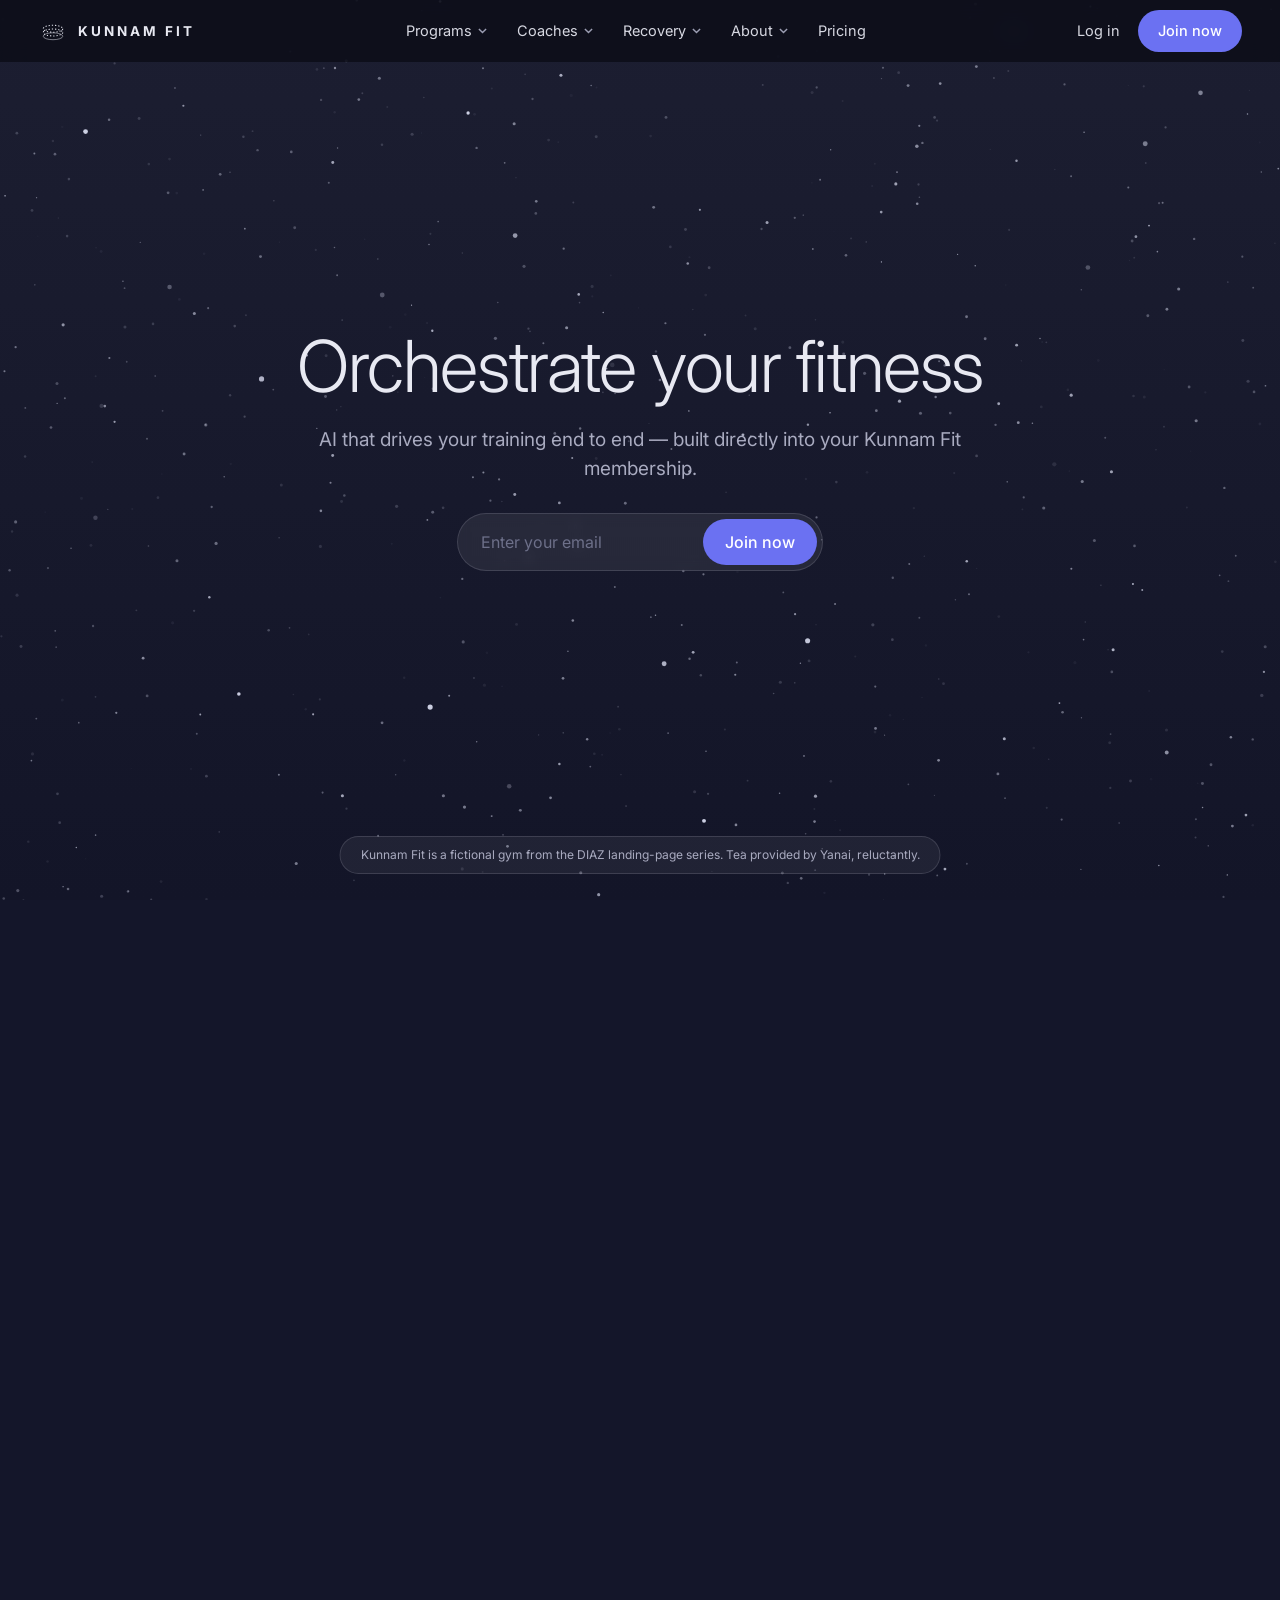
<file: fitness/index.html>
<!DOCTYPE html>
<html lang="en">
<head>
<meta charset="utf-8">
<meta name="viewport" content="width=device-width, initial-scale=1, viewport-fit=cover">
<title>Kunnam Fit — Orchestrate your fitness</title>
<meta name="description" content="Coach — AI that drives your training end to end, built directly into your Kunnam Fit membership.">

<link rel="preconnect" href="https://fonts.googleapis.com">
<link rel="preconnect" href="https://fonts.gstatic.com" crossorigin>
<link href="https://fonts.googleapis.com/css2?family=Inter:wght@300;400;500;600&display=swap" rel="stylesheet">

<link rel="icon" type="image/svg+xml" href="favicon.svg">
<link rel="stylesheet" href="fit.css">
<script>document.documentElement.classList.add('js');</script>
</head>
<body>

<!-- ============================== nav ============================== -->
<header class="nav">
  <a class="nav__brand" href="../index.html" aria-label="Back to DIAZ">
    <span class="nav__mark" aria-hidden="true">
      <svg viewBox="0 0 40 40" fill="none">
        <ellipse cx="20" cy="17" rx="13" ry="4.6" stroke="#e8e9f2" stroke-width="1.4" stroke-dasharray="1.6 2.6"/>
        <ellipse cx="20" cy="22" rx="13" ry="4.6" stroke="#e8e9f2" stroke-width="1.4" stroke-dasharray="1.6 2.6"/>
        <ellipse cx="20" cy="27" rx="13" ry="4.6" stroke="#e8e9f2" stroke-width="1.1" opacity=".6"/>
      </svg>
    </span>
    <b>KUNNAM&nbsp;FIT</b>
  </a>

  <nav class="nav__links" aria-label="Primary">
    <a href="#">Programs<svg viewBox="0 0 10 6"><path d="M1 1 L5 5 L9 1"/></svg></a>
    <a href="#">Coaches<svg viewBox="0 0 10 6"><path d="M1 1 L5 5 L9 1"/></svg></a>
    <a href="#">Recovery<svg viewBox="0 0 10 6"><path d="M1 1 L5 5 L9 1"/></svg></a>
    <a href="#">About<svg viewBox="0 0 10 6"><path d="M1 1 L5 5 L9 1"/></svg></a>
    <a href="#">Pricing</a>
  </nav>

  <div class="nav__right">
    <a class="nav__login" href="#">Log in</a>
    <a class="nav__cta" href="#">Join now</a>
  </div>
</header>

<!-- the sky, the swirl, the ring — one canvas, scrubbed by scroll -->
<canvas id="space" aria-hidden="true"></canvas>

<!-- ============================== layers ============================== -->

<section class="lay hero" id="lay-hero">
  <h1>Orchestrate your fitness</h1>
  <p class="hero__sub">AI that drives your training end to end — built directly
     into your Kunnam Fit membership.</p>
  <form class="pill" aria-label="Sign up">
    <input type="email" placeholder="Enter your email" aria-label="Email">
    <button type="submit">Join now</button>
  </form>
</section>

<p class="chip" id="lay-chip">Kunnam Fit is a fictional gym from the DIAZ
   landing-page series. Tea provided by Yanai, reluctantly.</p>

<div class="lay ringwords" id="lay-words" aria-hidden="true">
  <span data-w="0">Track workouts</span>
  <span data-w="1">Count reps</span>
  <span data-w="2">Plan meals</span>
</div>

<section class="lay final" id="lay-final">
  <h2>All of Kunnam, on Coach.</h2>

  <div class="carousel">
    <div class="cards" id="cardTrack">

      <article class="card">
        <div class="card__mock">
          <div class="chat">
            <div class="chat__head">
              <span class="chat__ico" aria-hidden="true">&gt;_</span>
              <span><b>Coach</b><i>Your training operator</i></span>
            </div>
            <p class="chat__user">Hey, plan a leg day under 45 minutes.</p>
            <p class="chat__status"><span class="dotpulse" aria-hidden="true"></span>Drafting a workout</p>
          </div>
        </div>
        <h3>Hand off training to Coach.</h3>
      </article>

      <article class="card">
        <div class="card__mock">
          <div class="chat">
            <div class="chat__head">
              <span class="chat__ico" aria-hidden="true">&gt;_</span>
              <span><b>Coach</b><i>Your training operator</i></span>
            </div>
            <p class="chat__q">Which routine?</p>
            <ol class="chat__list">
              <li><span>1</span>Push day</li>
              <li><span>2</span>Pull day</li>
              <li><span>3</span>Leg day</li>
              <li class="is-denied"><span>4</span>Skip today</li>
            </ol>
          </div>
        </div>
        <h3>Ask anything, mid-set.</h3>
      </article>

      <article class="card">
        <div class="card__mock">
          <div class="chat">
            <div class="chat__head">
              <span class="chat__ico" aria-hidden="true">&gt;_</span>
              <span><b>Coach</b><i>Weekly recap</i></span>
            </div>
            <ul class="chat__stats">
              <li><b>Streak</b><i style="--w:86%"></i><span>6 days</span></li>
              <li><b>Squat PR</b><i style="--w:64%"></i><span>+5 kg</span></li>
              <li><b>Tea intake</b><i style="--w:100%"></i><span>60 cups</span></li>
            </ul>
          </div>
        </div>
        <h3>It never skips your log.</h3>
      </article>

    </div>
  </div>

  <div class="finalbar">
    <form class="pill pill--bar" aria-label="Try Coach">
      <input type="text" placeholder="Try Coach" aria-label="Try Coach">
      <button type="submit">Join now</button>
    </form>
    <div class="pager">
      <span id="pageNum">1 / 3</span>
      <button class="pager__btn" id="prevBtn" aria-label="Previous card" disabled>
        <svg viewBox="0 0 16 12"><path d="M7 1 L2 6 L7 11 M2 6 L14 6"/></svg>
      </button>
      <button class="pager__btn" id="nextBtn" aria-label="Next card">
        <svg viewBox="0 0 16 12"><path d="M9 1 L14 6 L9 11 M14 6 L2 6"/></svg>
      </button>
    </div>
  </div>

  <footer class="final__foot">
    <a href="../index.html">← Back to DIAZ</a>
  </footer>
</section>

<div class="spacer" id="spacer" aria-hidden="true"></div>

<script src="fit.js"></script>
</body>
</html>
</file>
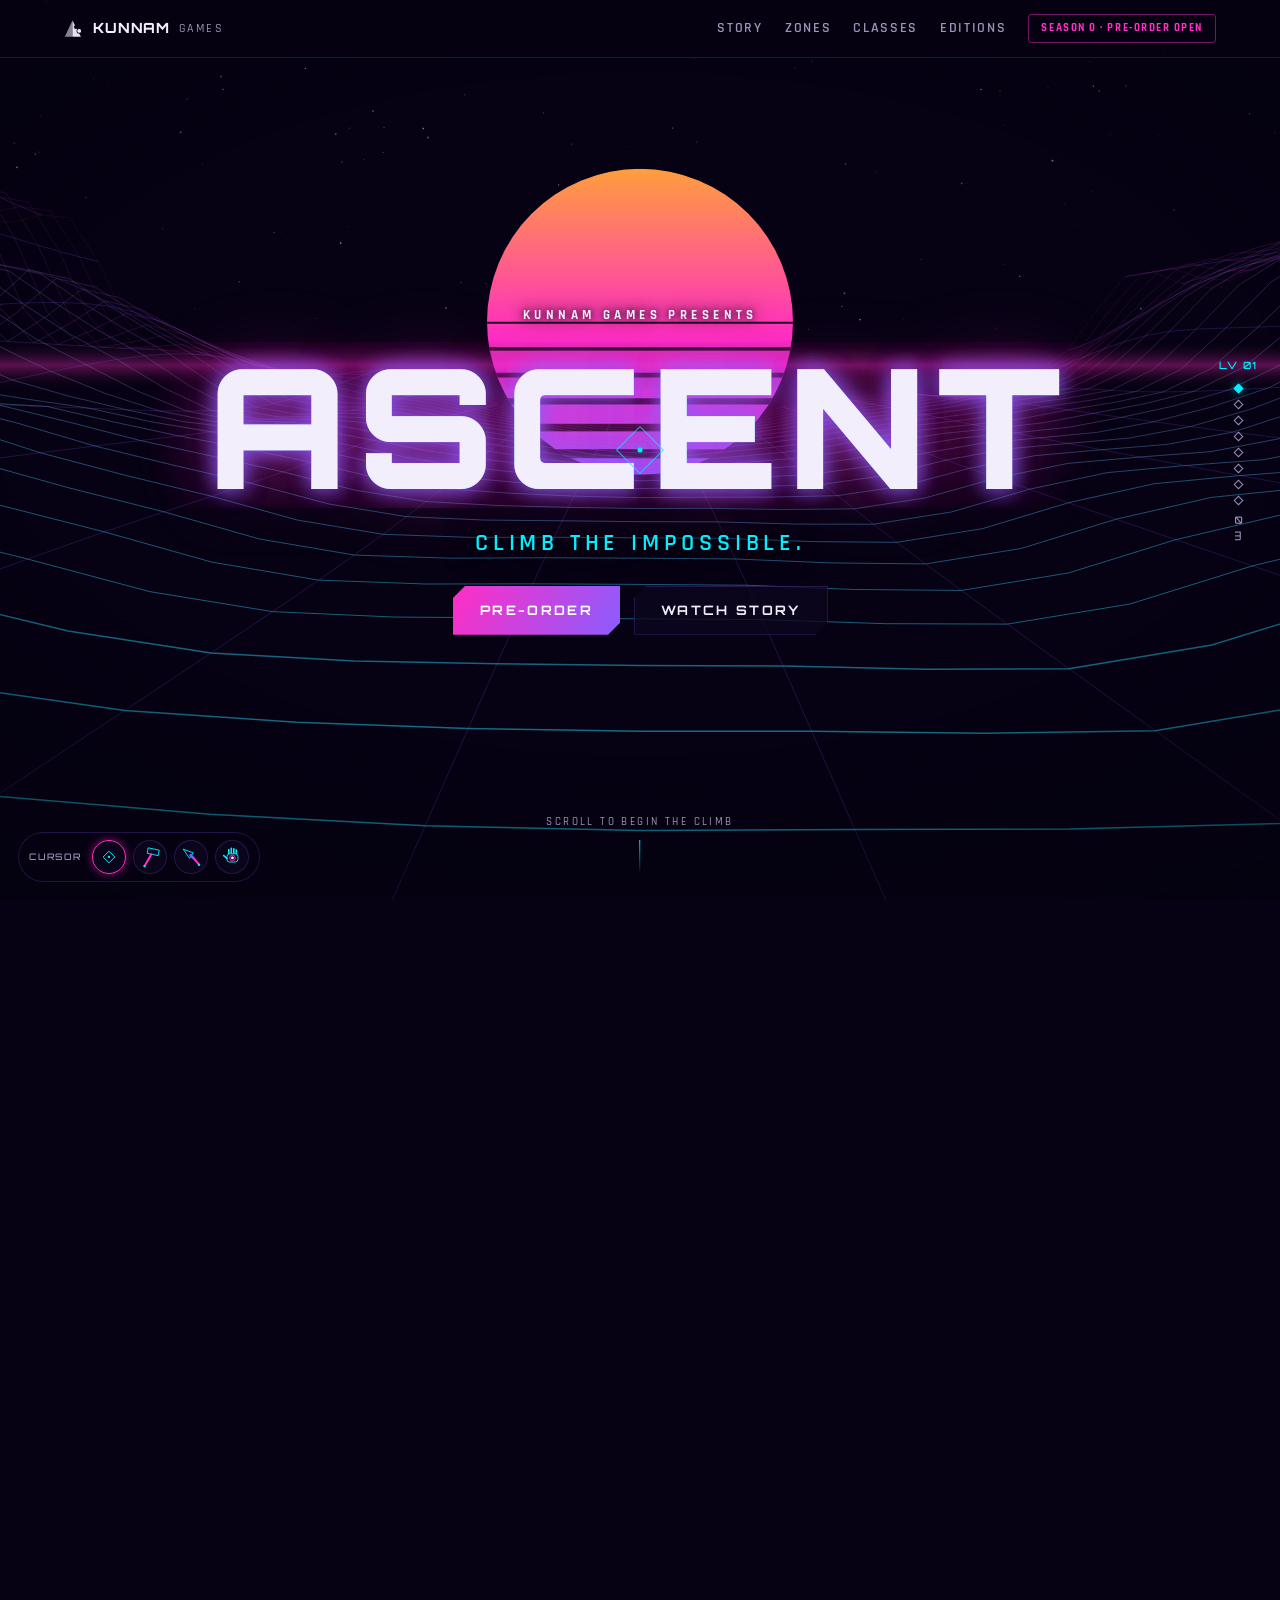
<file: game/index.html>
<!DOCTYPE html>
<html lang="en">
<head>
<meta charset="utf-8">
<meta name="viewport" content="width=device-width, initial-scale=1, viewport-fit=cover">
<title>ASCENT — a Kunnam game</title>
<meta name="description" content="ASCENT — climb the impossible. A futuristic ascent through the neon canyon, by Kunnam.">

<link rel="preconnect" href="https://fonts.googleapis.com">
<link rel="preconnect" href="https://fonts.gstatic.com" crossorigin>
<link href="https://fonts.googleapis.com/css2?family=Orbitron:wght@600;800;900&family=Rajdhani:wght@500;600;700&display=swap" rel="stylesheet">

<link rel="icon" type="image/svg+xml" href="favicon.svg">
<link rel="stylesheet" href="game.css">
<script>document.documentElement.classList.add('js');</script>
</head>
<body>

<!-- The canyon. Fixed behind everything; scrolling the page flies the
     camera through it, so scroll = travel. -->
<canvas id="terrain" class="terrain" aria-hidden="true"></canvas>
<div class="vignette" aria-hidden="true"></div>

<!-- ============================== nav ============================== -->
<header class="nav">
  <a class="nav__brand" href="../index.html" aria-label="Back to DIAZ">
    <svg viewBox="0 0 52 50" fill="none" aria-hidden="true">
      <defs>
        <mask id="navRock" maskUnits="userSpaceOnUse" x="0" y="0" width="52" height="50">
          <rect width="52" height="50" fill="#fff"/>
          <circle cx="30.8" cy="20.8" r="5" fill="#000"/>
          <circle cx="39.5" cy="30.9" r="6.8" fill="#000"/>
        </mask>
      </defs>
      <g mask="url(#navRock)">
        <path d="M22 4 L22 46 L2 46 Z"  fill="currentColor" opacity=".55"/>
        <path d="M22 4 L44 46 L22 46 Z" fill="currentColor" opacity=".95"/>
      </g>
      <circle cx="39.5" cy="30.9" r="5" fill="currentColor"/>
    </svg>
    <b>Kunnam</b><span>games</span>
  </a>

  <nav class="nav__links" aria-label="Sections">
    <a href="#story">Story</a>
    <a href="#zones">Zones</a>
    <a href="#classes">Classes</a>
    <a href="#editions">Editions</a>
  </nav>

  <span class="nav__badge">Season 0 · pre-order open</span>
</header>

<!-- Game-HUD progress rail: your "level" down the page -->
<aside class="rail" id="rail" aria-hidden="true">
  <span class="rail__lv" id="railLv">LV 01</span>
  <ul class="rail__dots" id="railDots"></ul>
  <span class="rail__alt" id="railAlt">0 m</span>
</aside>

<main id="stage">

  <!-- ============================= hero ============================= -->
  <section class="hero" id="top" data-sec data-label="BASE CAMP">
    <p class="hero__studio" data-fly="down">Kunnam Games presents</p>

    <h1 class="hero__title glitch" data-text="ASCENT">ASCENT</h1>

    <p class="hero__tag" data-fly="past">Climb the impossible.</p>

    <div class="hero__cta" data-fly="up">
      <a class="gbtn gbtn--hot" href="#editions">Pre-order</a>
      <a class="gbtn" href="#story">Watch story</a>
    </div>

    <div class="hero__cue" aria-hidden="true">
      <span>Scroll to begin the climb</span>
      <i></i>
    </div>
  </section>

  <!-- ============================= story ============================ -->
  <section class="sec" id="story" data-sec data-label="THE SIGNAL">
    <p class="sec__eyebrow" data-fly="tl">// transmission 001</p>
    <h2 class="sec__h2" data-scramble data-fly="swingl">The mountain answered back</h2>

    <div class="story">
      <p data-fly="left">
        The Kunnam Array went silent forty years ago — a research spire nine
        kilometres up, abandoned mid-experiment when the weather stopped
        obeying physics.
      </p>
      <p data-fly="right">
        Last month it started broadcasting again. One repeating signal.
        Your handle. Your old rope-team callsign. An invitation, or a warning —
        the only way to find out is up.
      </p>
      <p data-fly="br">
        Climb through three sectors of impossible terrain. Anchor your ropes,
        manage your heat, keep your team alive. The summit knows you're coming.
      </p>
    </div>
  </section>

  <!-- ============================ zones ============================= -->
  <!-- Pinned chapter-switcher: 320vh of scroll, three sectors crossfade
       inside the sticky frame. Scrolling back rewinds them. -->
  <section class="zones" id="zones" data-sec data-label="THE ROUTE" data-zones>
    <div class="zones__sticky">
      <header class="zones__head">
        <p class="sec__eyebrow">// route survey</p>
        <h2 class="sec__h2">Three sectors. One line up.</h2>
      </header>

      <div class="zones__stage" id="zoneStage" data-active="0">
        <article class="zone">
          <div class="zone__art zone__art--foothills" aria-hidden="true"></div>
          <div class="zone__body">
            <span class="zone__idx">Sector 01</span>
            <h3>Neon Foothills</h3>
            <p>Where the old service roads end. Learn the ropes — literally —
               among flooded relay stations and fields of dead drones.</p>
            <ul class="zone__facts">
              <li>12 routes</li><li>Alt 0–2,400 m</li><li>Hazard: storm cells</li>
            </ul>
          </div>
        </article>

        <article class="zone">
          <div class="zone__art zone__art--shear" aria-hidden="true"></div>
          <div class="zone__body">
            <span class="zone__idx">Sector 02</span>
            <h3>The Shear Wall</h3>
            <p>A two-kilometre vertical face that generates its own weather.
               Every anchor point is a negotiation. Some of them argue back.</p>
            <ul class="zone__facts">
              <li>18 routes</li><li>Alt 2,400–6,800 m</li><li>Hazard: gravity shears</li>
            </ul>
          </div>
        </article>

        <article class="zone">
          <div class="zone__art zone__art--summit" aria-hidden="true"></div>
          <div class="zone__body">
            <span class="zone__idx">Sector 03</span>
            <h3>Summit Array</h3>
            <p>The spire itself. Physics is advisory above the cloud deck.
               Whatever restarted the array is still up here, and it knows your name.</p>
            <ul class="zone__facts">
              <li>?? routes</li><li>Alt 6,800–9,700 m</li><li>Hazard: [redacted]</li>
            </ul>
          </div>
        </article>

        <div class="zones__bar" aria-hidden="true"><i id="zoneBar"></i></div>
      </div>
    </div>
  </section>

  <!-- =========================== classes ============================ -->
  <section class="sec" id="classes" data-sec data-label="ROPE TEAM">
    <p class="sec__eyebrow" data-fly="tr">// pick your climber</p>
    <h2 class="sec__h2" data-scramble data-fly="swingr">Three ways up the wall</h2>

    <!-- Cursor-tilt 3D cards. Touch devices get them flat. -->
    <div class="team" id="team">
      <article class="tcard" data-fly="bl" style="--d:0">
        <div class="tcard__inner">
          <div class="tcard__art tcard__art--scout" aria-hidden="true"></div>
          <h3>Scout</h3>
          <p>First on the wall. Sees routes nobody else can.</p>
          <ul class="stats">
            <li><span>Speed</span><span class="bar"><i style="--v:92"></i></span></li>
            <li><span>Grip</span><span class="bar"><i style="--v:58"></i></span></li>
            <li><span>Load</span><span class="bar"><i style="--v:34"></i></span></li>
          </ul>
        </div>
      </article>

      <article class="tcard" data-fly="zoom" style="--d:1">
        <div class="tcard__inner">
          <div class="tcard__art tcard__art--anchor" aria-hidden="true"></div>
          <h3>Anchor</h3>
          <p>The reason the team comes home. Carries the rig, holds the fall.</p>
          <ul class="stats">
            <li><span>Speed</span><span class="bar"><i style="--v:41"></i></span></li>
            <li><span>Grip</span><span class="bar"><i style="--v:96"></i></span></li>
            <li><span>Load</span><span class="bar"><i style="--v:88"></i></span></li>
          </ul>
        </div>
      </article>

      <article class="tcard" data-fly="br" style="--d:2">
        <div class="tcard__inner">
          <div class="tcard__art tcard__art--phantom" aria-hidden="true"></div>
          <h3>Phantom</h3>
          <p>Moves through the storm layer like it isn't there. Nobody knows how.</p>
          <ul class="stats">
            <li><span>Speed</span><span class="bar"><i style="--v:74"></i></span></li>
            <li><span>Grip</span><span class="bar"><i style="--v:69"></i></span></li>
            <li><span>Load</span><span class="bar"><i style="--v:52"></i></span></li>
          </ul>
        </div>
      </article>
    </div>
  </section>

  <!-- =========================== features ============================ -->
  <section class="sec" id="features" data-sec data-label="SYSTEMS">
    <div class="ribbon" aria-hidden="true">
      <div class="ribbon__track" id="ribbonTrack">
        <span>Ascent</span><span>·</span><span>Season Zero</span><span>·</span>
        <span>Pre-order open</span><span>·</span><span>Climb the impossible</span><span>·</span>
      </div>
    </div>
    <p class="sec__eyebrow" data-fly="left">// systems check</p>
    <h2 class="sec__h2" data-scramble data-fly="left">Built for the long climb</h2>

    <ul class="feats">
      <li data-fly="tl" style="--d:0"><b>Rope physics</b><p>Every metre of rope is simulated. Slack kills; so does tension.</p></li>
      <li data-fly="down" style="--d:1"><b>2–4 player teams</b><p>Full campaign in co-op. One rope, shared fate.</p></li>
      <li data-fly="tr" style="--d:2"><b>120 fps ascent mode</b><p>Performance mode holds 120 on current-gen hardware.</p></li>
      <li data-fly="bl" style="--d:3"><b>Storm-layer audio</b><p>3D audio that tells you where the wall is when you can't see it.</p></li>
      <li data-fly="up" style="--d:4"><b>Cross-save</b><p>Start on console, summit on PC. Progress follows your handle.</p></li>
      <li data-fly="br" style="--d:5"><b>Photo mode</b><p>Freeze the storm. The mountain has never looked this good going wrong.</p></li>
    </ul>
  </section>

  <!-- ============================ stats ============================== -->
  <section class="sec" id="numbers" data-sec data-label="TELEMETRY">
    <p class="sec__eyebrow" data-fly="right">// expedition telemetry</p>
    <ul class="gstats">
      <li data-fly="left" style="--d:0"><b data-count="9.7" data-decimals="1" data-suffix=" km">0</b><span>from base camp to summit</span></li>
      <li data-fly="down" style="--d:1"><b data-count="48" data-suffix="">0</b><span>named routes at launch</span></li>
      <li data-fly="right" style="--d:2"><b data-count="120" data-suffix=" fps">0</b><span>ascent performance mode</span></li>
      <li data-fly="up" style="--d:3"><b data-count="4" data-suffix="">0</b><span>climbers on one rope</span></li>
    </ul>
  </section>

  <!-- =========================== editions =========================== -->
  <section class="sec" id="editions" data-sec data-label="OUTFITTING">
    <p class="sec__eyebrow" data-fly="bl">// choose your loadout</p>
    <h2 class="sec__h2" data-scramble data-fly="swingl">Editions</h2>

    <div class="eds">
      <article class="ed" data-fly="left">
        <h3>Standard</h3>
        <p class="ed__price">₹3,999</p>
        <ul>
          <li>Full campaign</li>
          <li>All three sectors</li>
          <li>Co-op rope teams</li>
        </ul>
        <a class="gbtn" href="#">Pre-order</a>
      </article>

      <article class="ed ed--feat" data-fly="spin">
        <span class="ed__flag">Most climbed</span>
        <h3>Deluxe</h3>
        <p class="ed__price">₹5,499</p>
        <ul>
          <li>Everything in Standard</li>
          <li>Season 0 pass</li>
          <li>Phantom early unlock</li>
          <li>72-hour early ascent</li>
        </ul>
        <a class="gbtn gbtn--hot" href="#">Pre-order</a>
      </article>

      <article class="ed" data-fly="right">
        <h3>Summit</h3>
        <p class="ed__price">₹7,999</p>
        <ul>
          <li>Everything in Deluxe</li>
          <li>Digital artbook + score</li>
          <li>Founder rope cosmetics</li>
          <li>Your handle on the Array</li>
        </ul>
        <a class="gbtn" href="#">Pre-order</a>
      </article>
    </div>
  </section>

  <!-- ============================= cta =============================== -->
  <section class="cta" id="cta" data-sec data-label="SUMMIT">
    <h2 class="cta__h2 glitch" data-text="SEE YOU UP THERE">SEE YOU UP THERE</h2>
    <a class="gbtn gbtn--hot gbtn--lg" href="#editions" data-fly="past">Pre-order Ascent</a>

    <footer class="foot">
      <p>Ascent and Kunnam Games are fictional — a landing page study. Prices, specs and the mountain are invented.</p>
      <a href="../index.html">← Back to DIAZ</a>
    </footer>
  </section>
</main>

<!-- Scroll runway: in Z-mode the stage is fixed, so this spacer is the only
     thing giving the document height. JS sizes it. -->
<div id="zspacer" aria-hidden="true"></div>

<script src="game.js"></script>
</body>
</html>
</file>
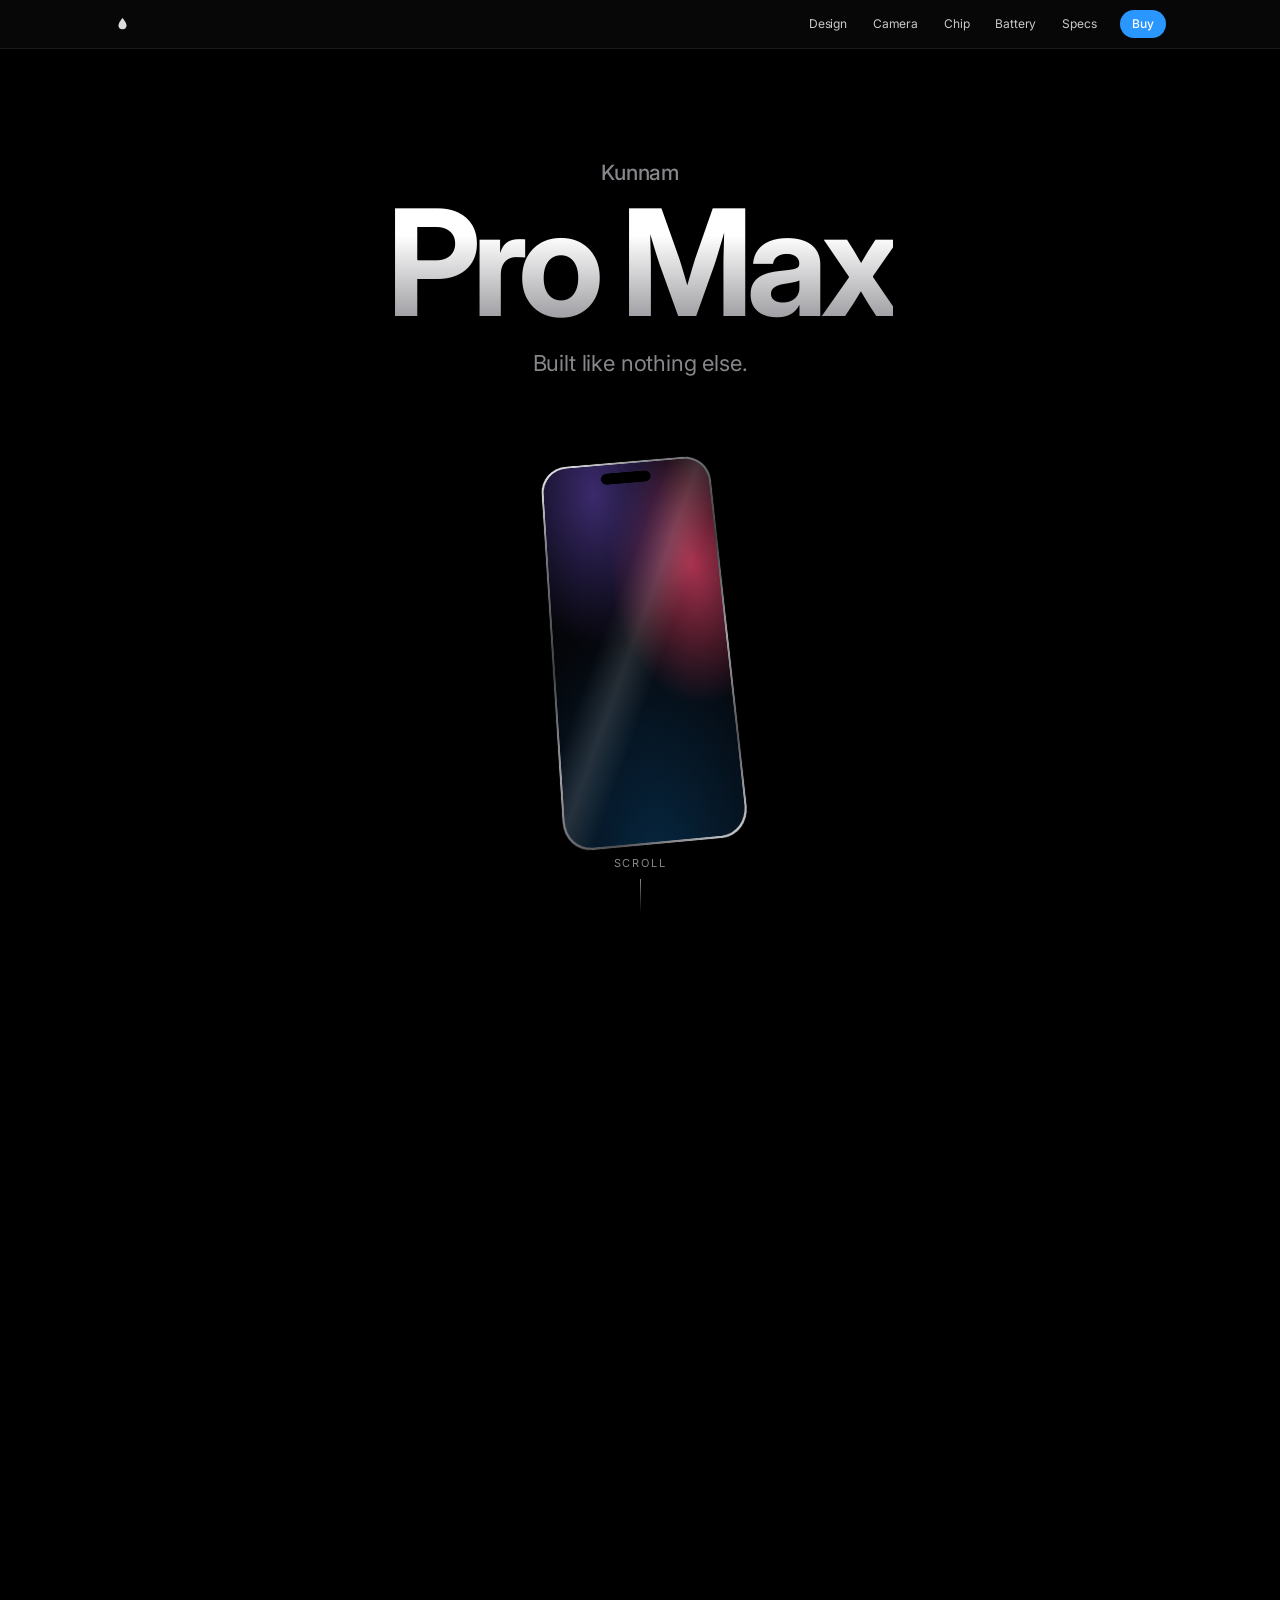
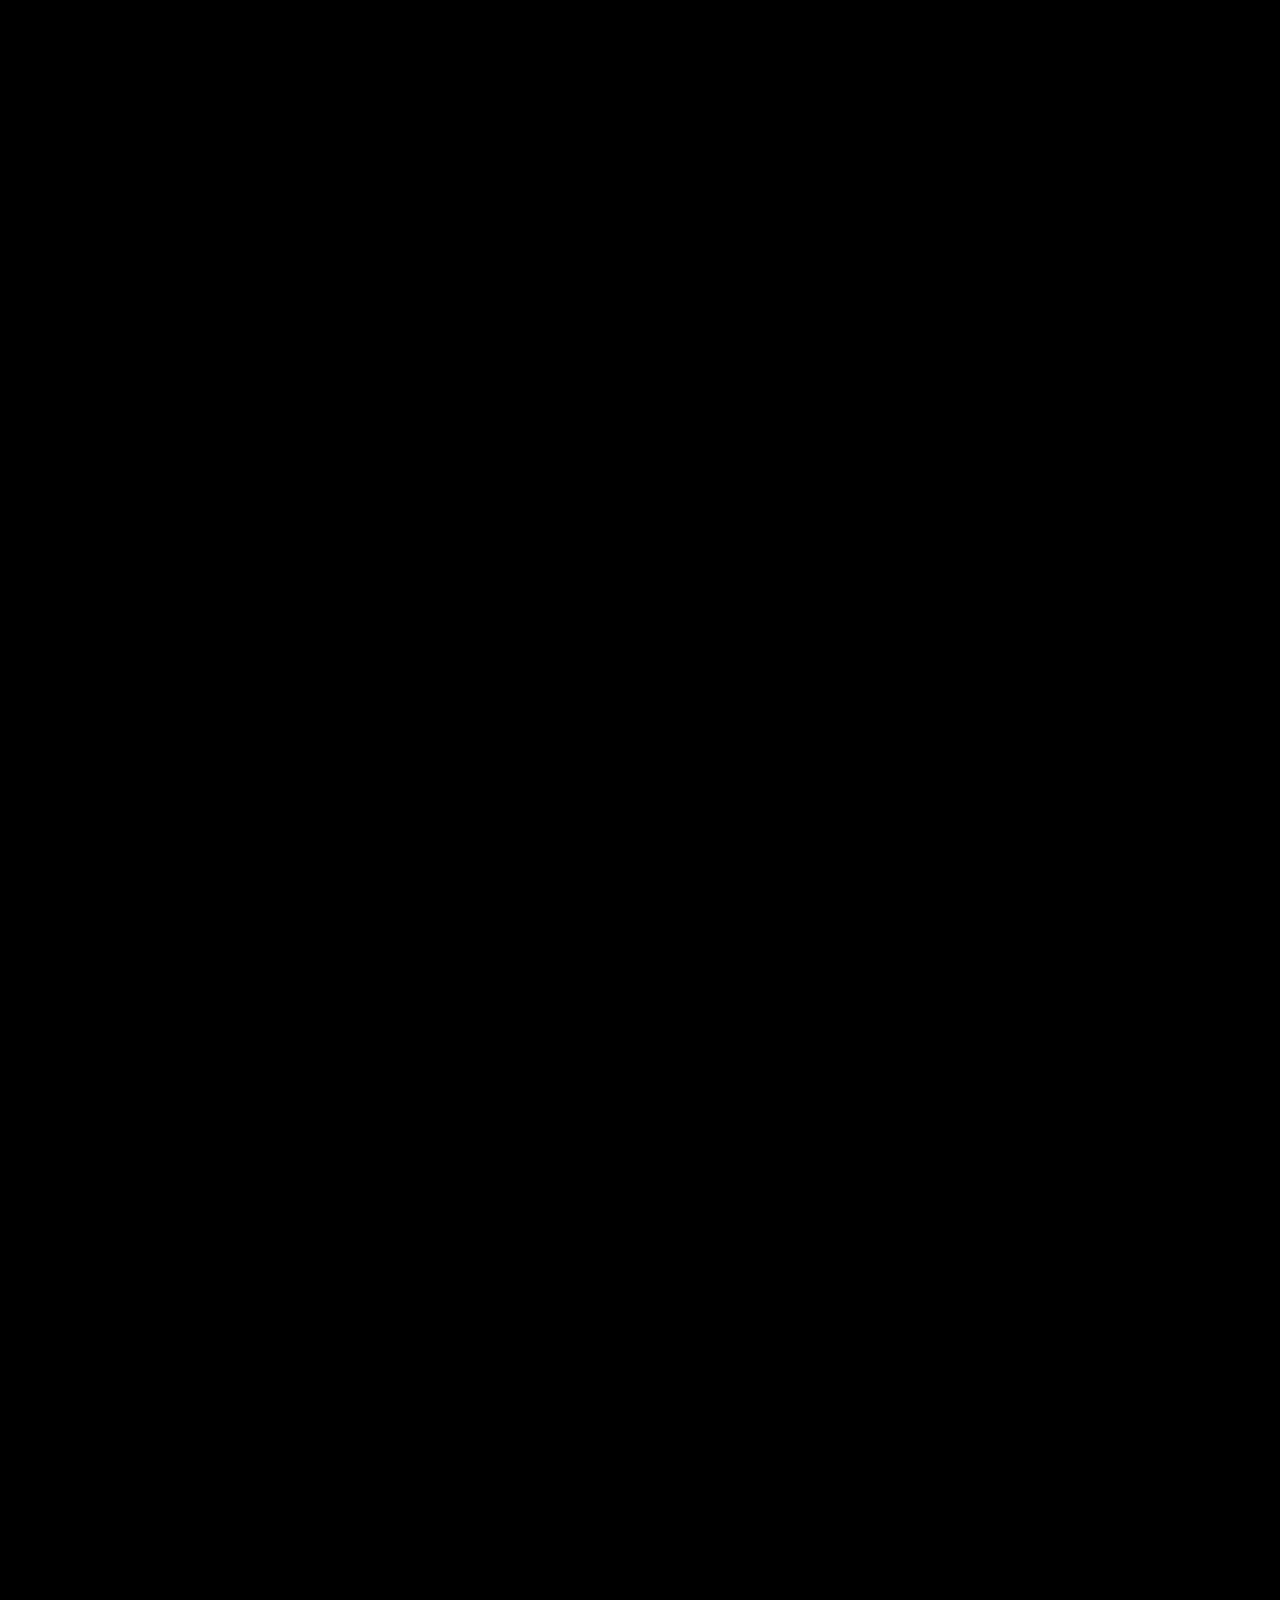
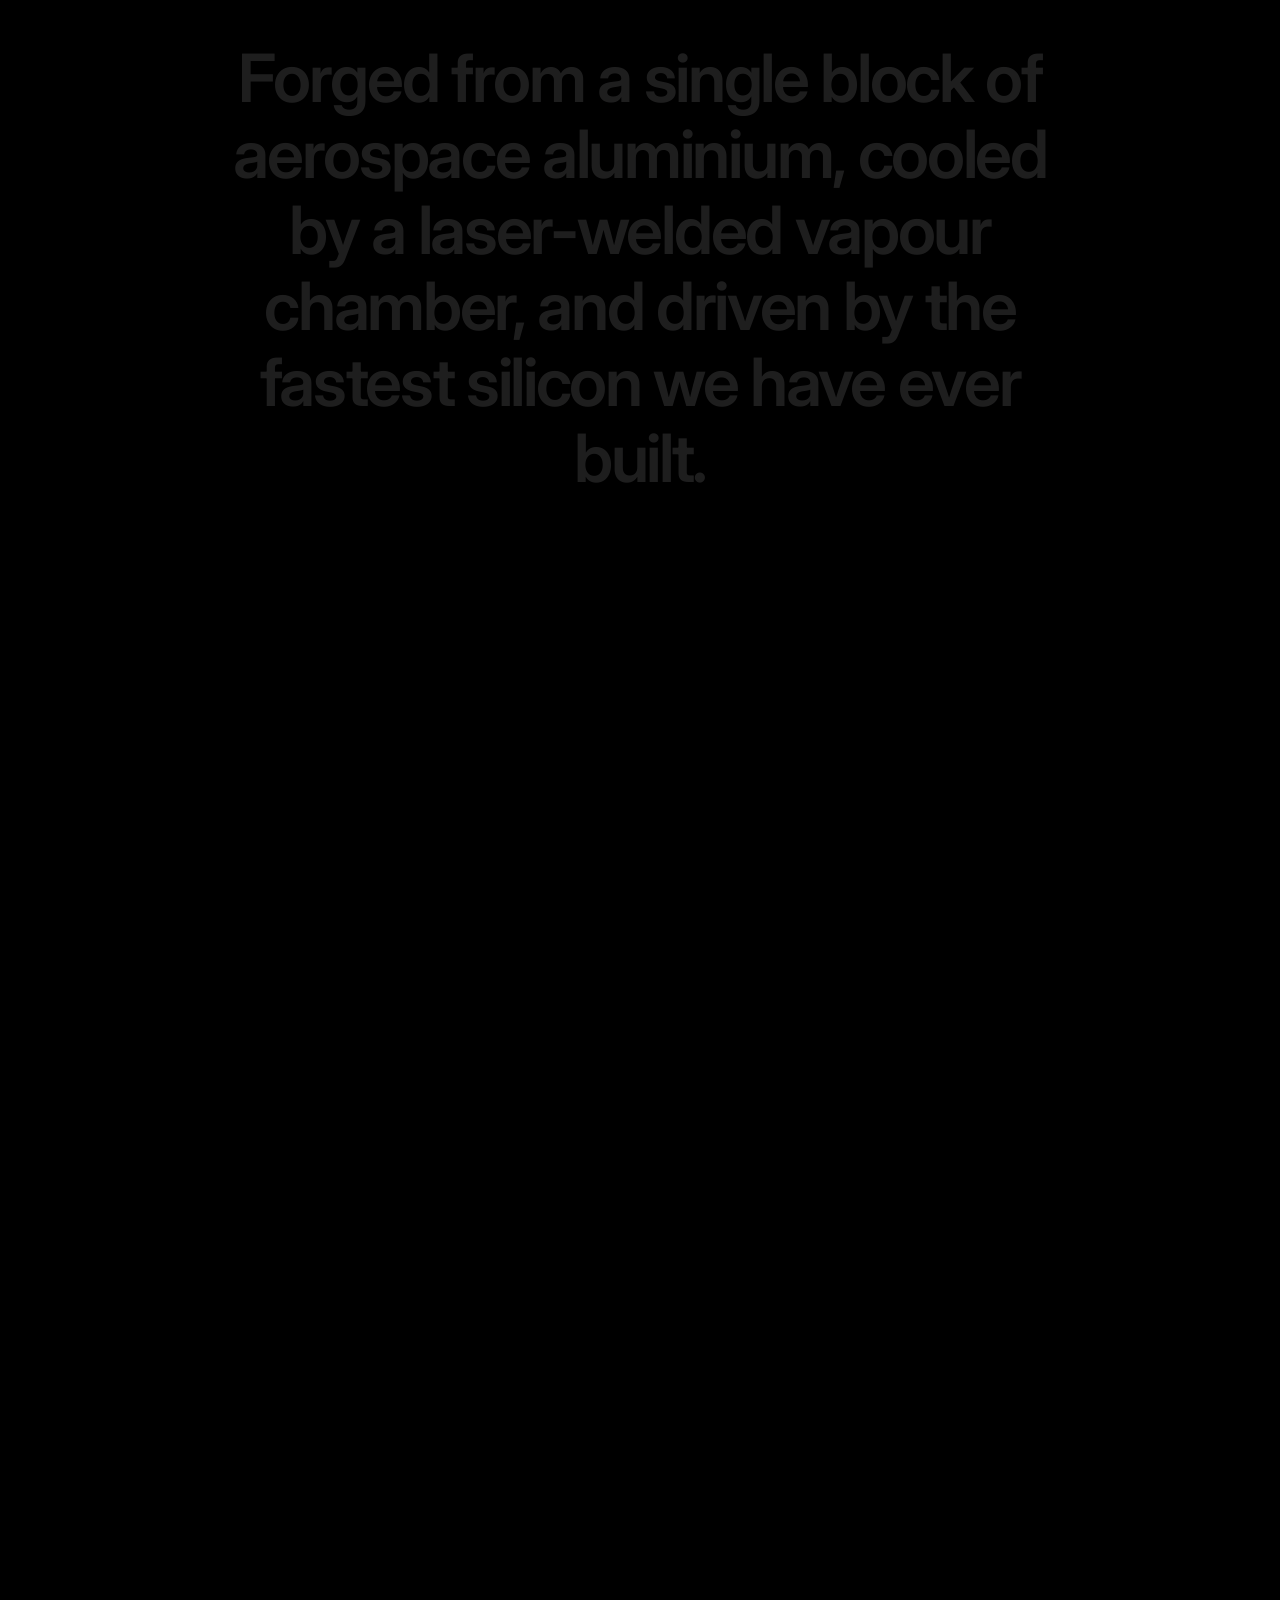
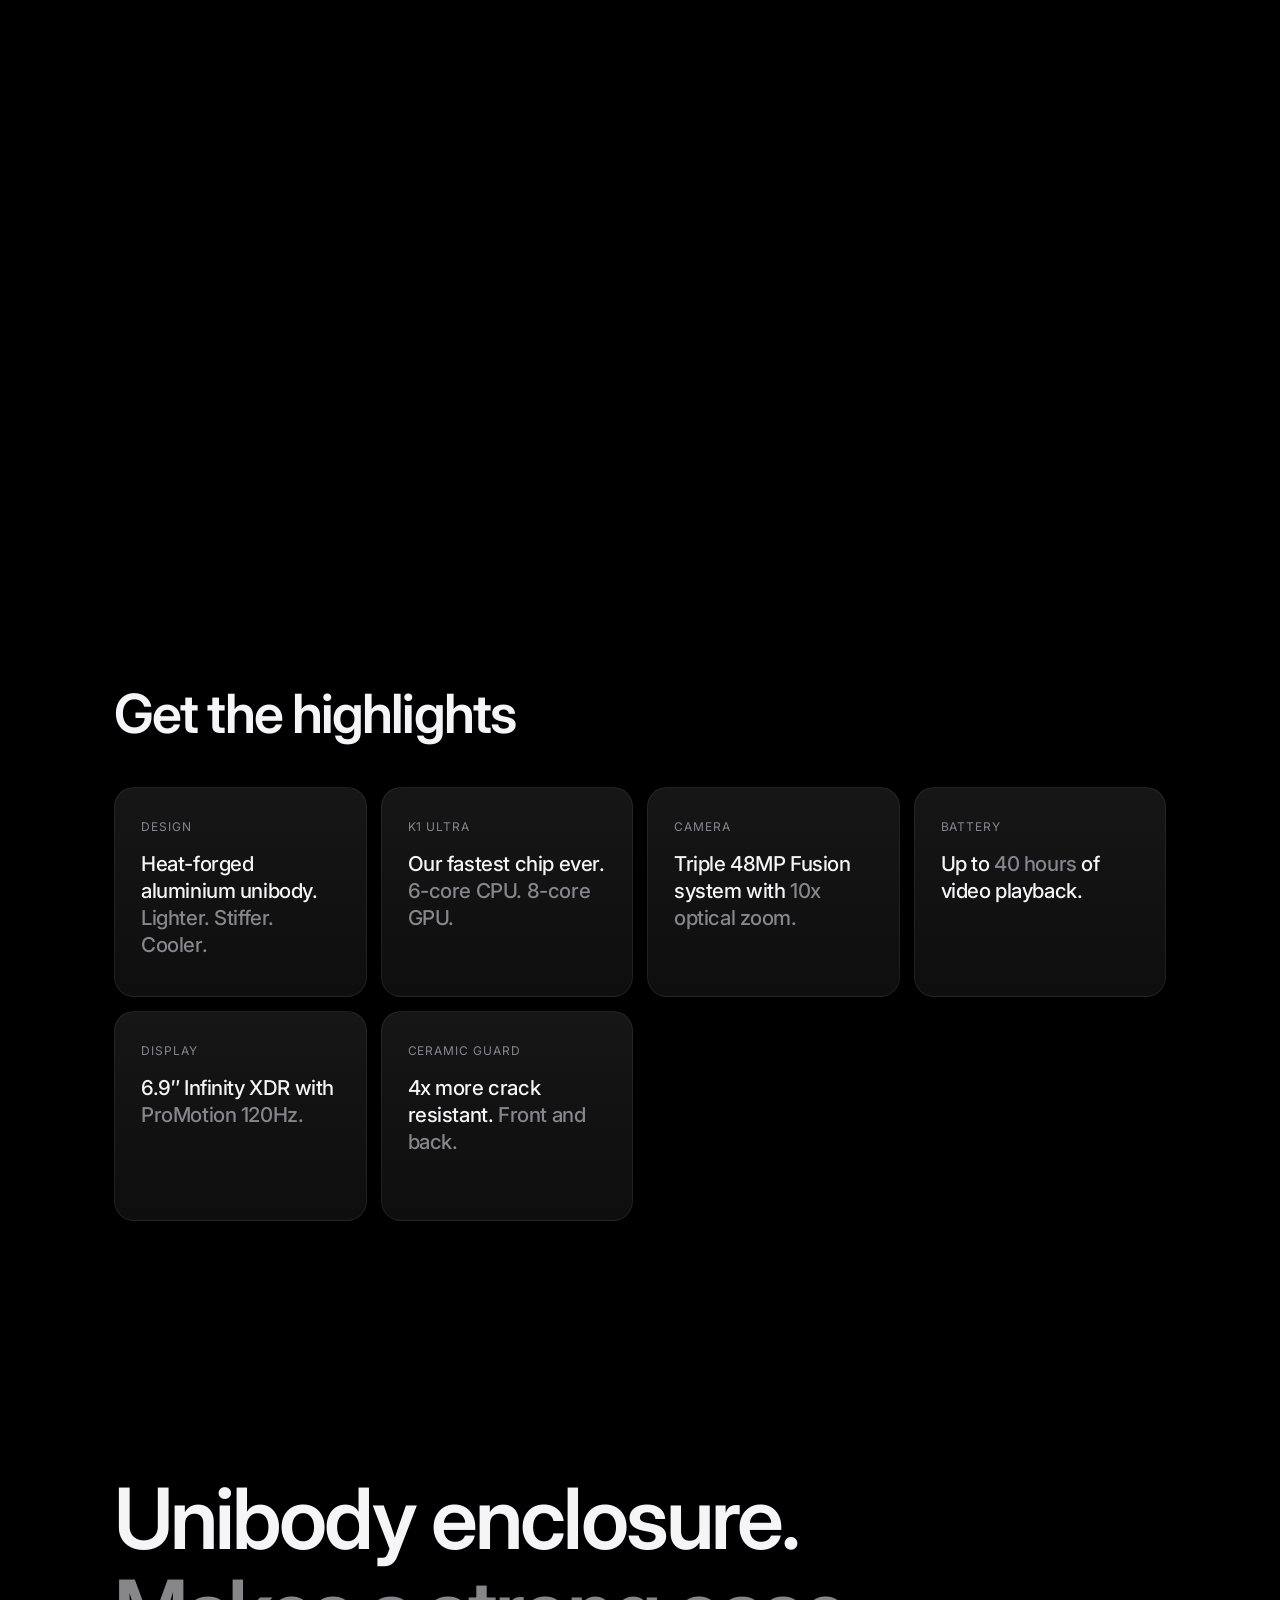
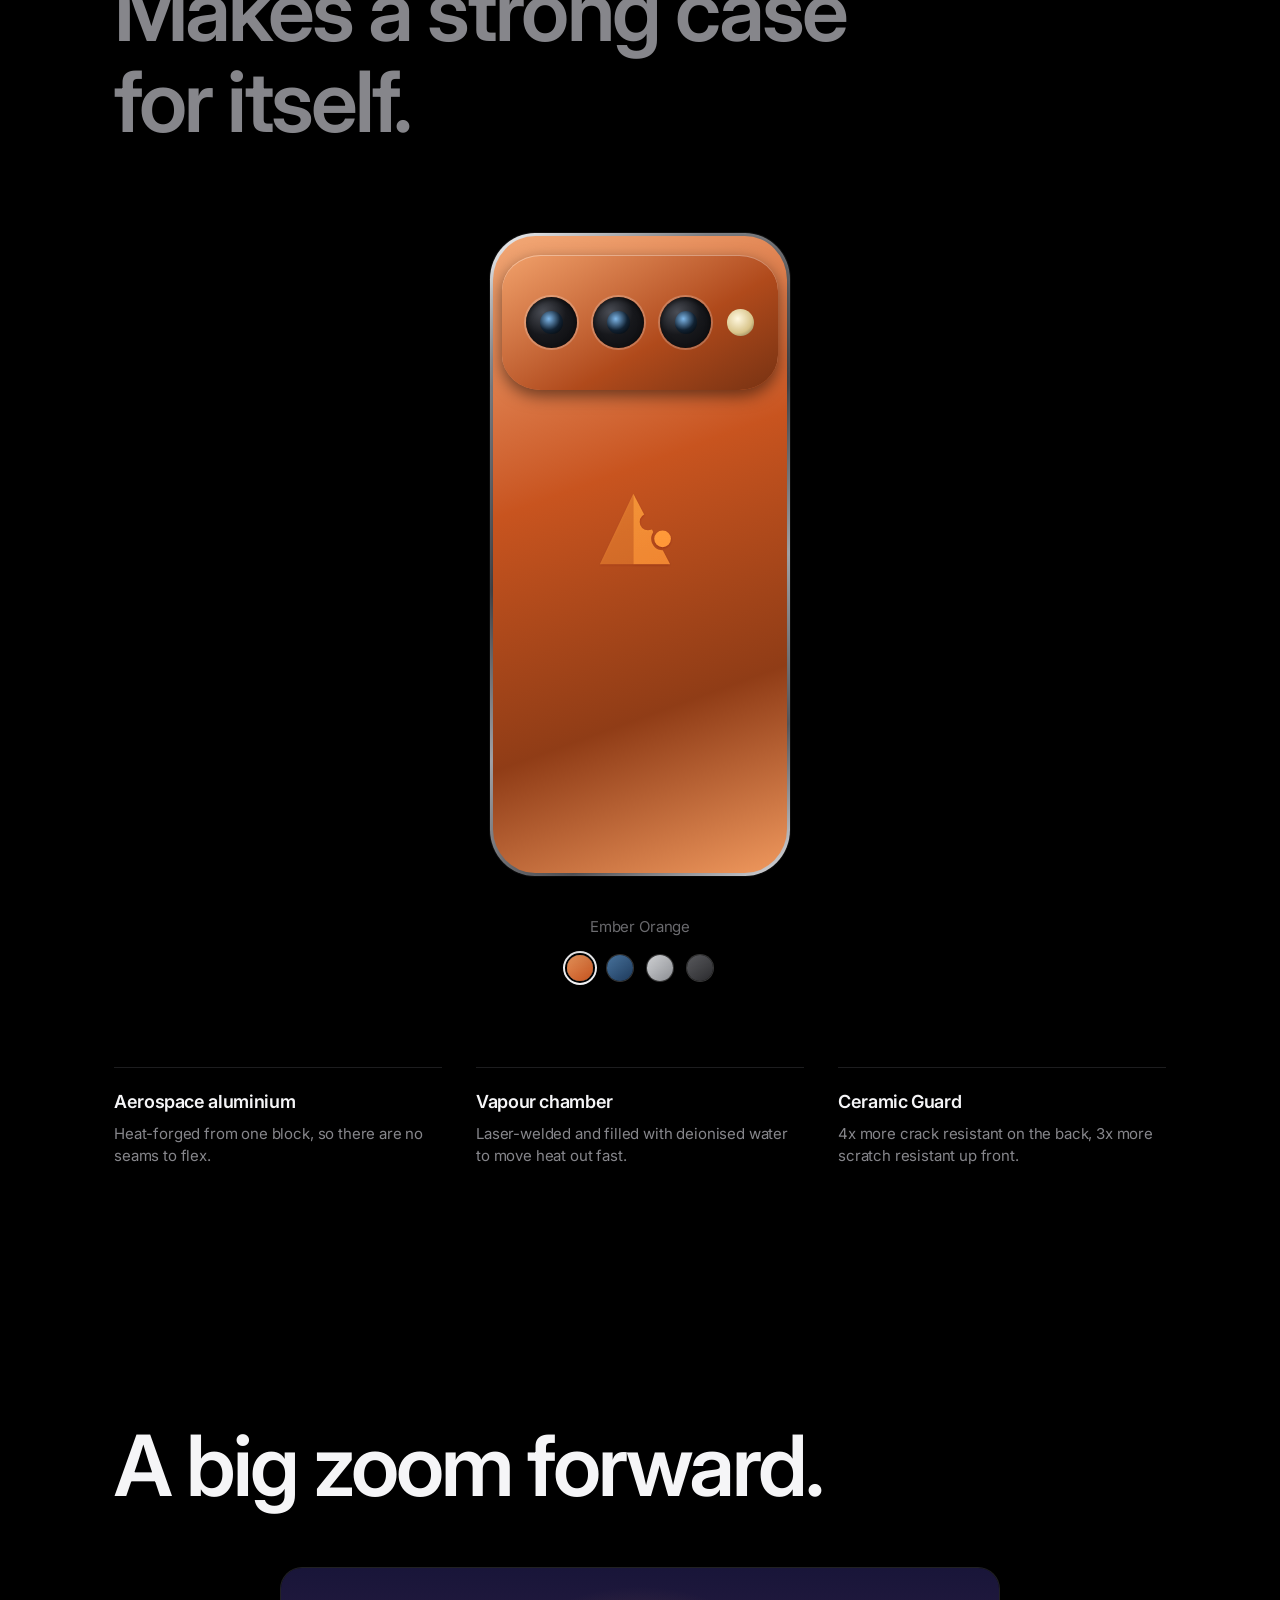
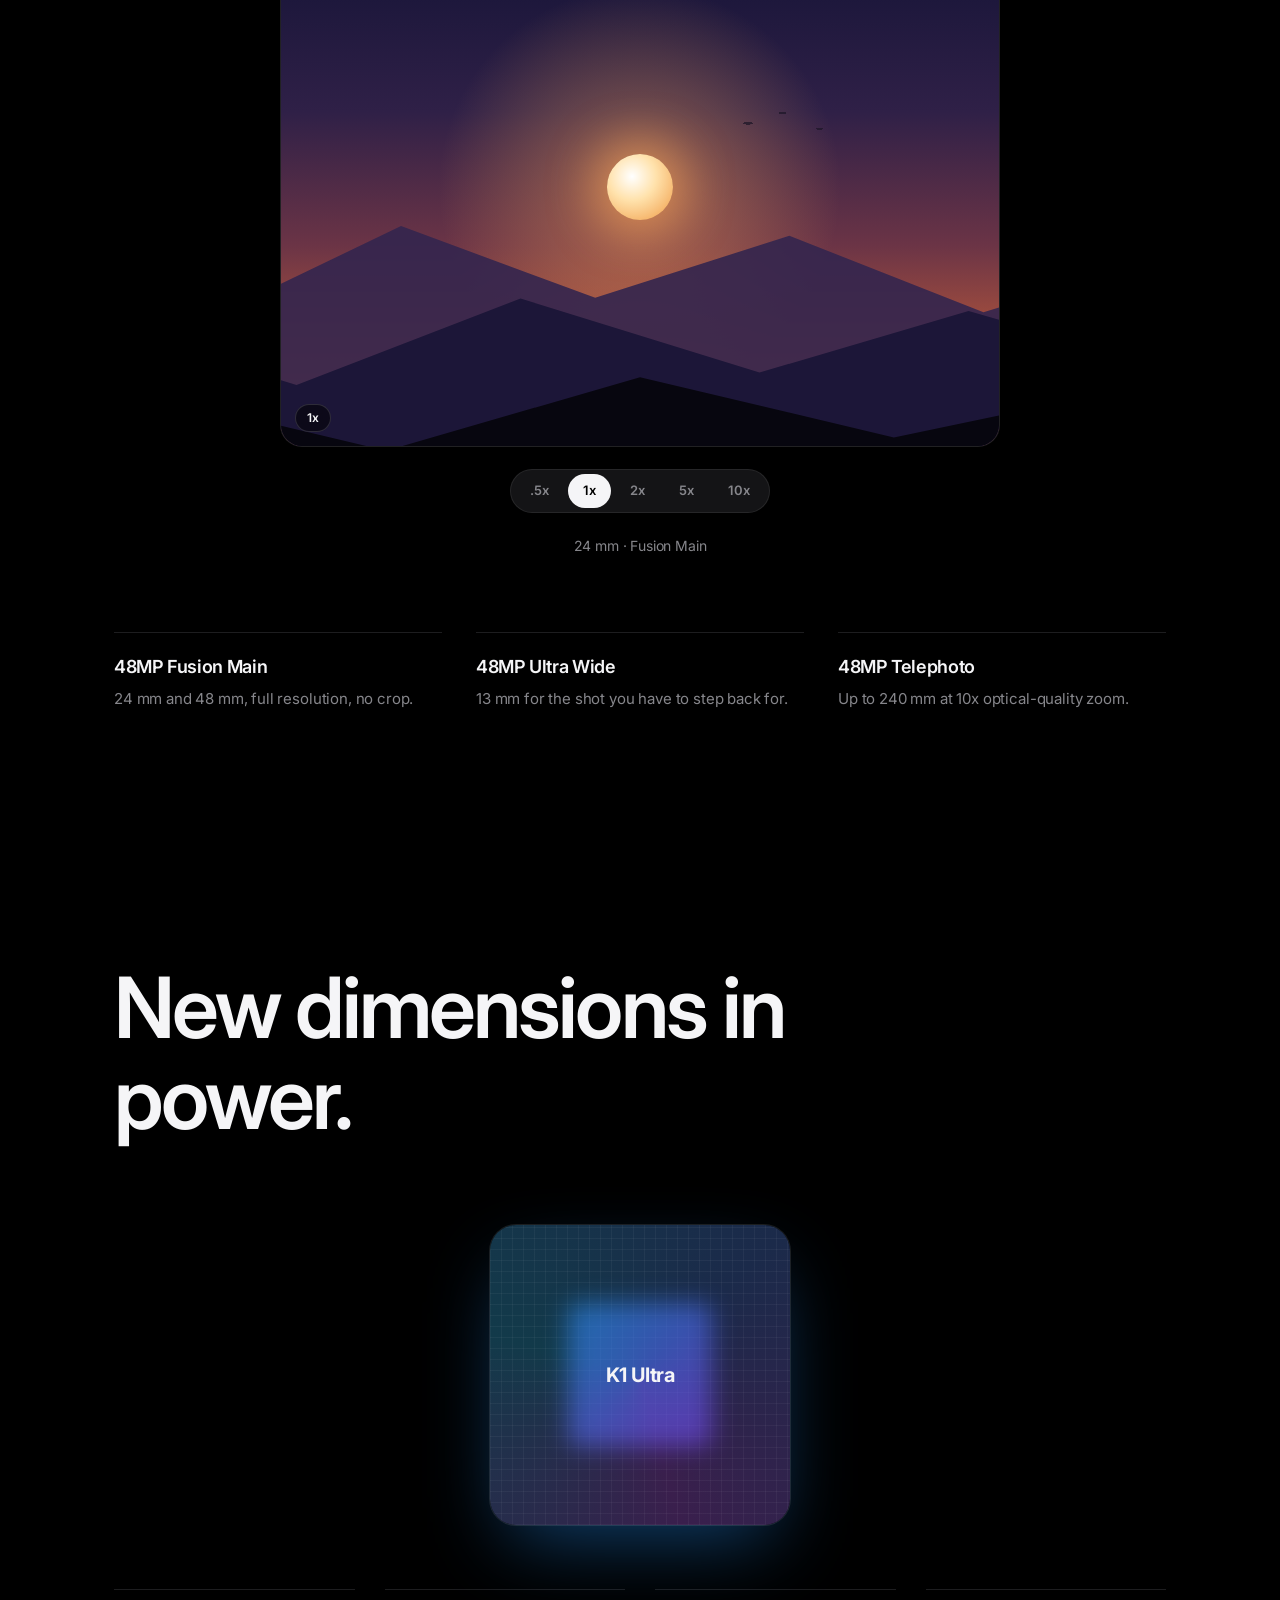
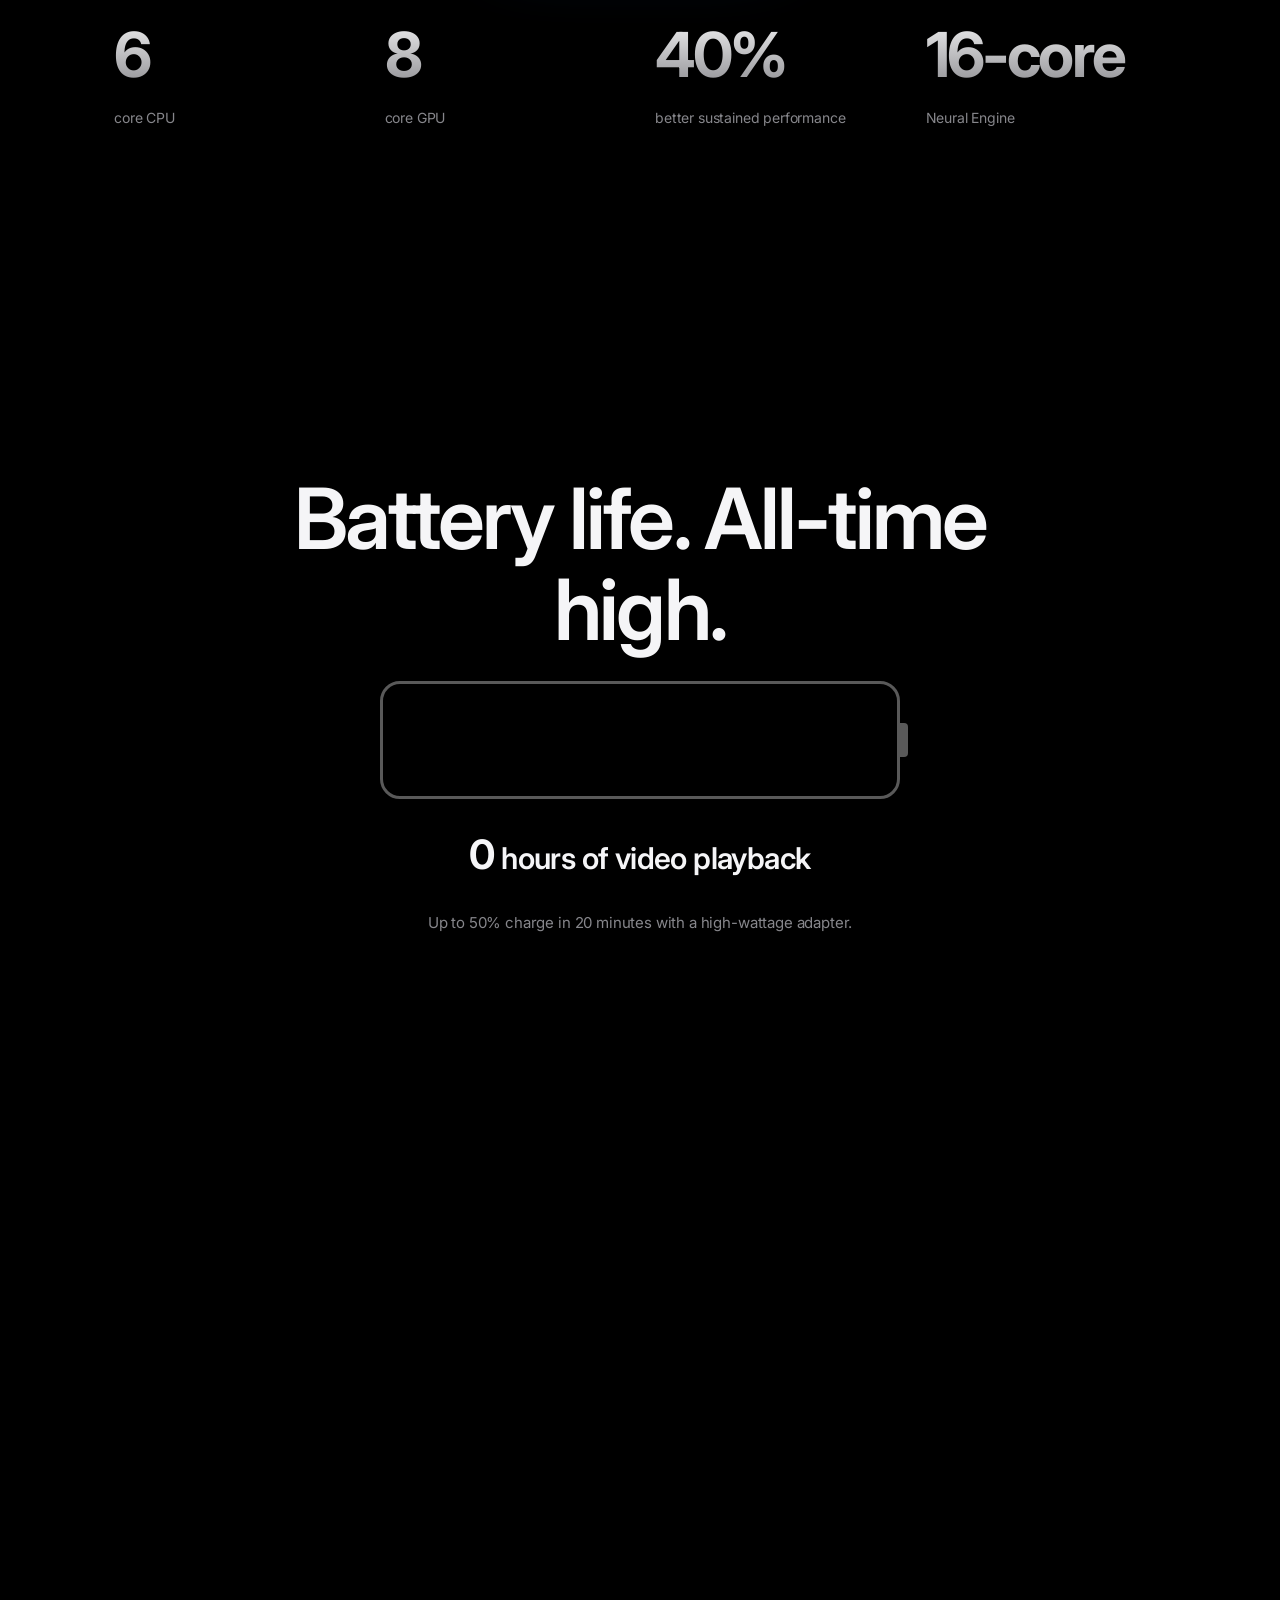
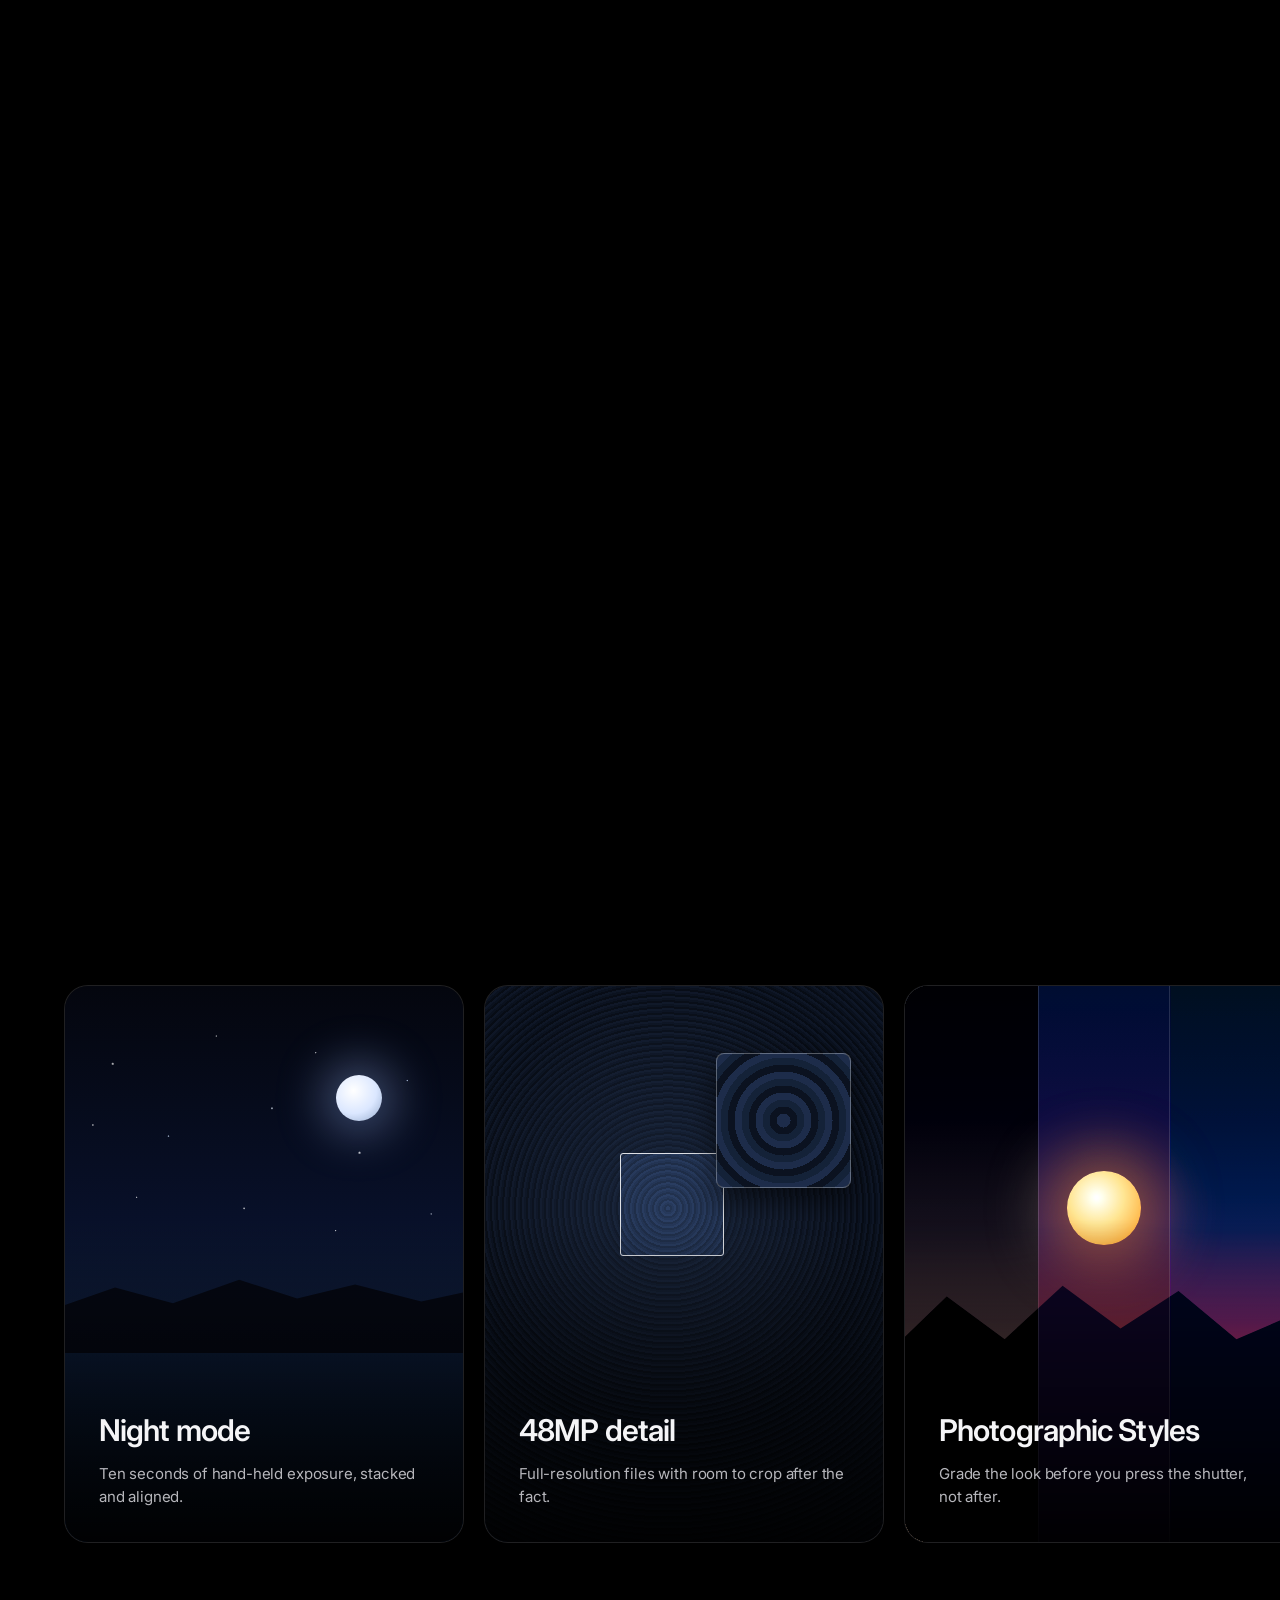
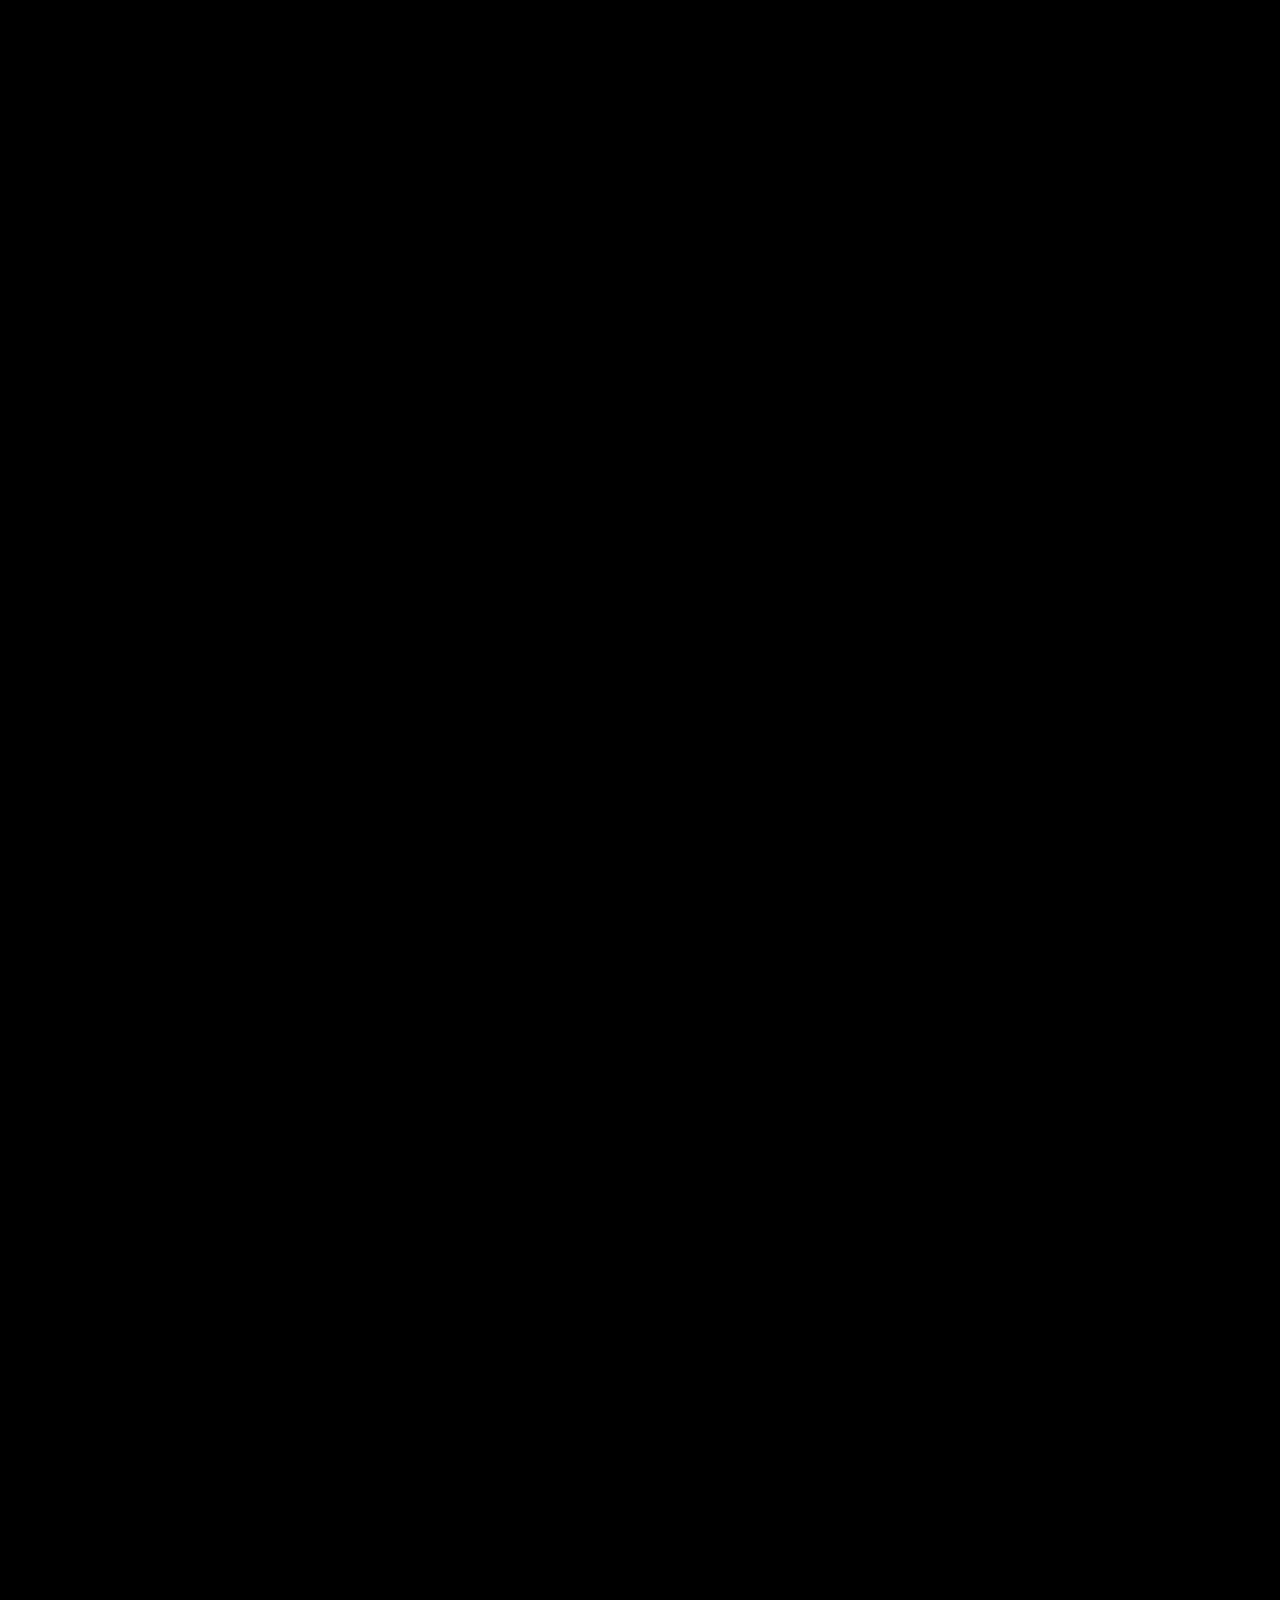
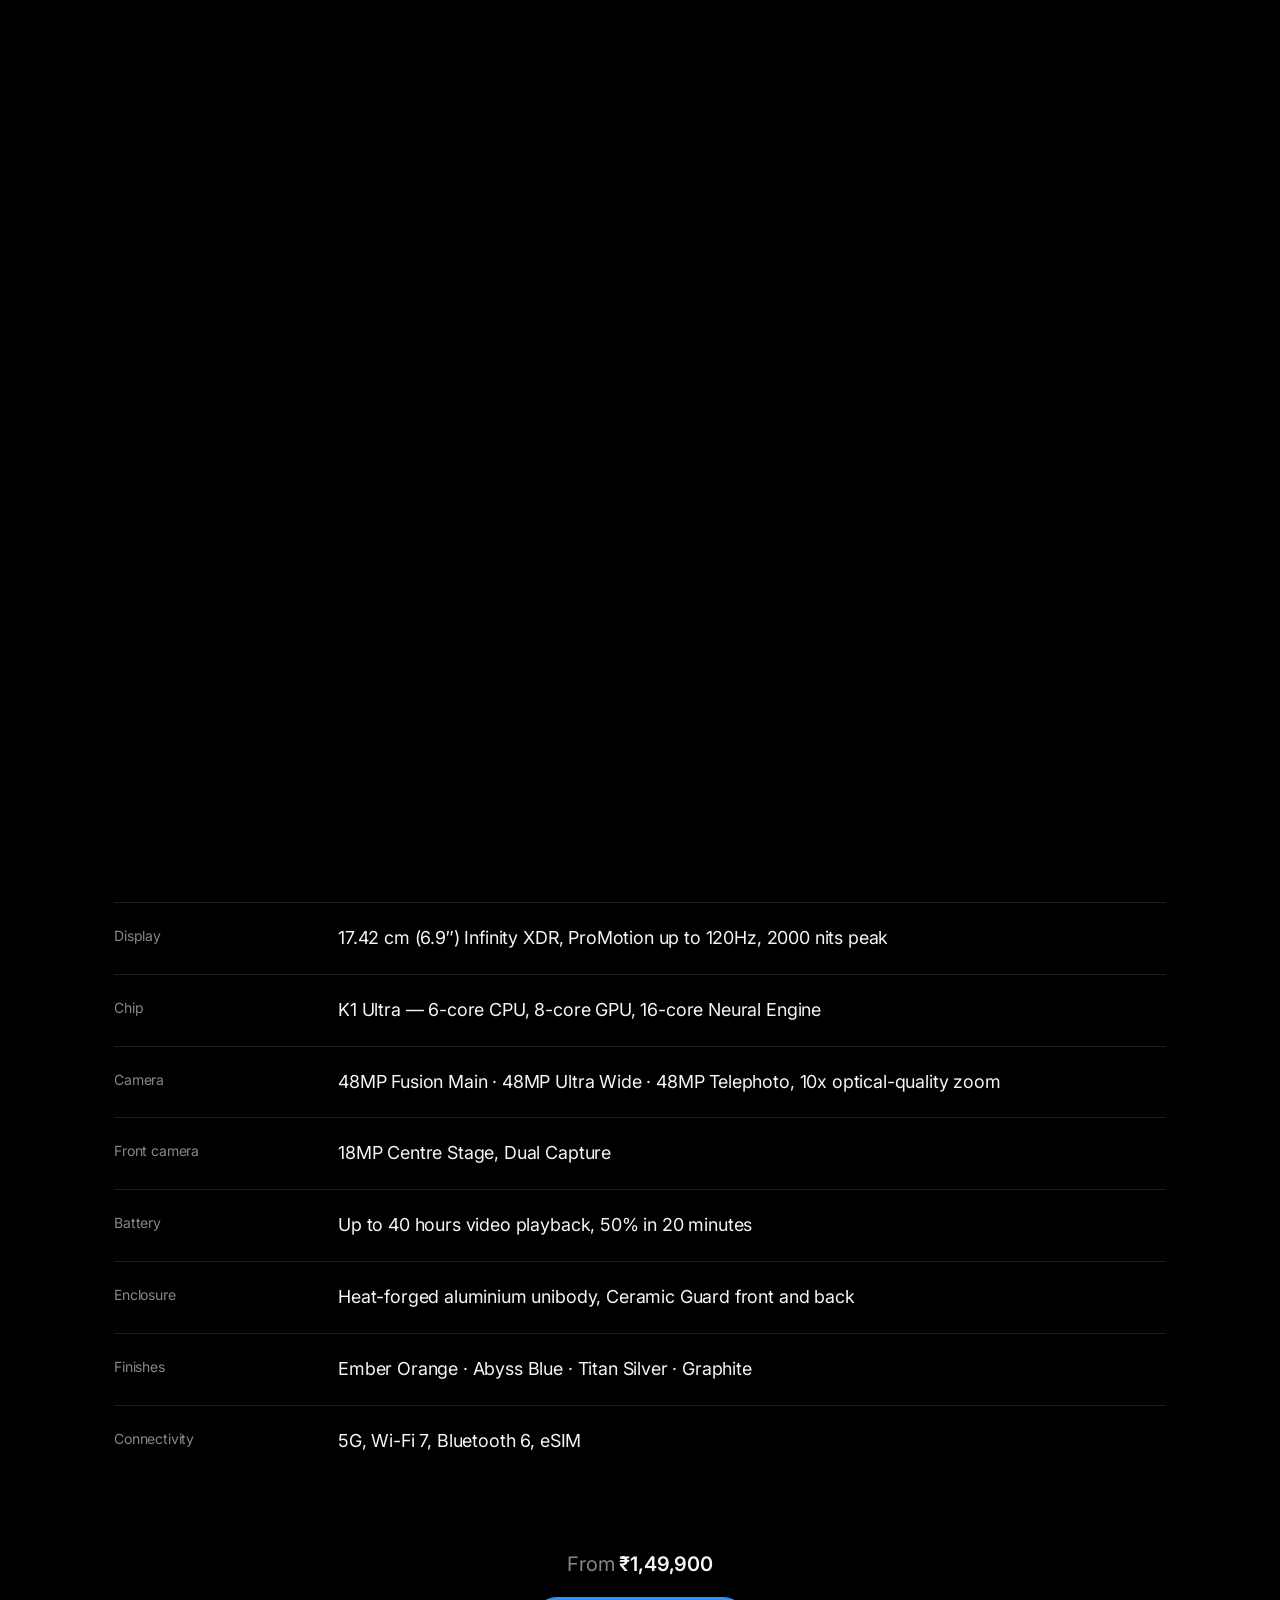
<file: mobile/index.html>
<!DOCTYPE html>
<html lang="en">
<head>
<meta charset="utf-8">
<meta name="viewport" content="width=device-width, initial-scale=1, viewport-fit=cover">
<title>Kunnam Pro Max</title>
<meta name="description" content="Kunnam Pro Max — forged from a single block of aluminium.">

<link rel="preconnect" href="https://fonts.googleapis.com">
<link rel="preconnect" href="https://fonts.gstatic.com" crossorigin>
<link href="https://fonts.googleapis.com/css2?family=Inter:wght@400;500;600;700&display=swap" rel="stylesheet">

<link rel="icon" type="image/svg+xml" href="favicon.svg">
<link rel="stylesheet" href="mobile.css">
</head>
<body>

<!-- ============================ nav ============================ -->
<header class="nav">
  <div class="nav__inner">
    <a class="nav__home" href="../index.html" aria-label="DIAZ home">
      <svg viewBox="0 0 40 40" fill="none" aria-hidden="true">
        <path d="M20 4.5c0 0-9.4 11-9.4 17.4a9.4 9.4 0 0 0 18.8 0C29.4 15.5 20 4.5 20 4.5Z" fill="currentColor"/>
      </svg>
    </a>
    <nav class="nav__links" aria-label="Section">
      <a href="#design">Design</a>
      <a href="#camera">Camera</a>
      <a href="#chip">Chip</a>
      <a href="#battery">Battery</a>
      <a href="#specs">Specs</a>
    </nav>
    <a class="nav__buy" href="#specs">Buy</a>
  </div>
</header>

<main>

  <!-- ====================== hero (pinned) ======================= -->
  <!-- 300vh of scroll drives --p from 0 to 1 across the sticky frame. -->
  <section class="hero" data-scene>
    <div class="hero__sticky">
      <div class="hero__type">
        <p class="hero__eyebrow">Kunnam</p>
        <h1 class="hero__title">Pro Max</h1>
        <p class="hero__tag">Built like nothing else.</p>
      </div>

      <!-- Front of the device. Scales and lifts as the hero scrubs. -->
      <div class="stage stage--hero">
        <div class="phone phone--front">
          <div class="phone__frame">
            <div class="phone__screen">
              <div class="phone__island"></div>
              <div class="phone__glow"></div>
            </div>
          </div>
        </div>
      </div>

      <div class="hero__cue" aria-hidden="true">
        <span>Scroll</span>
        <i></i>
      </div>
    </div>
  </section>

  <!-- ============ statement — words light up on scroll =========== -->
  <section class="statement" data-scene>
    <div class="statement__sticky">
      <p class="statement__text" data-reveal-text>
        Forged from a single block of aerospace aluminium, cooled by a
        laser-welded vapour chamber, and driven by the fastest silicon
        we have ever built.
      </p>
    </div>
  </section>

  <!-- ====================== highlights ========================== -->
  <section class="section highlights">
    <h2 class="section__title" data-reveal>Get the highlights</h2>
    <ul class="highlights__grid">
      <li class="card" data-reveal style="--d:0">
        <span class="card__kicker">Design</span>
        <p class="card__copy">Heat-forged aluminium unibody. <em>Lighter. Stiffer. Cooler.</em></p>
      </li>
      <li class="card" data-reveal style="--d:1">
        <span class="card__kicker">K1 Ultra</span>
        <p class="card__copy">Our fastest chip ever. <em>6-core CPU. 8-core GPU.</em></p>
      </li>
      <li class="card" data-reveal style="--d:2">
        <span class="card__kicker">Camera</span>
        <p class="card__copy">Triple 48MP Fusion system with <em>10x optical zoom.</em></p>
      </li>
      <li class="card" data-reveal style="--d:3">
        <span class="card__kicker">Battery</span>
        <p class="card__copy">Up to <em>40 hours</em> of video playback.</p>
      </li>
      <li class="card" data-reveal style="--d:4">
        <span class="card__kicker">Display</span>
        <p class="card__copy">6.9″ Infinity XDR with <em>ProMotion 120Hz.</em></p>
      </li>
      <li class="card" data-reveal style="--d:5">
        <span class="card__kicker">Ceramic Guard</span>
        <p class="card__copy">4x more crack resistant. <em>Front and back.</em></p>
      </li>
    </ul>
  </section>

  <!-- ================= design + colour switcher ================== -->
  <section class="section design" id="design">
    <h2 class="section__title section__title--lead" data-reveal>
      Unibody enclosure.<br><span class="dim">Makes a strong case for itself.</span>
    </h2>

    <div class="design__stage">
      <!-- Back of the device. --shell / --shell-2 are set by the switcher. -->
      <div class="stage stage--design" data-reveal>
        <div class="phone phone--back" id="phoneBack">
          <div class="phone__frame">
            <div class="phone__shell"></div>
            <div class="phone__plateau">
              <span class="lens"><i></i></span>
              <span class="lens"><i></i></span>
              <span class="lens"><i></i></span>
              <span class="flash"></span>
            </div>
            <!-- Mountain rock mark: a boulder sliding out of the face.
                 The track is CUT from the mountain (a mask), not drawn beside
                 it — a slide leaves a scar, and a stroke floating next to the
                 slope just reads as a stray mark. The rock straddles the slope
                 edge at the end of that scar, with a gap ring around it so it
                 separates from the face behind it. -->
            <!-- Kunnam's mountain rock mark: a boulder sliding out of the
                 face. The scar's radius matches the rock exactly, so the bite
                 in the ridge reads as the very chunk that broke away. -->
            <svg class="phone__logo" viewBox="0 0 52 50" fill="none" aria-hidden="true">
              <defs>
                <mask id="rockSlide" maskUnits="userSpaceOnUse" x="0" y="0" width="52" height="50">
                  <rect x="0" y="0" width="52" height="50" fill="#fff"/>
                  <!-- Kept at 5, not 6 — a larger bite cuts clean through the
                       ridge and leaves the peak as a detached spike. -->
                  <circle cx="30.8" cy="20.8" r="5" fill="#000"/>
                  <!-- Gap so the rock separates from the face behind it, which
                       is the only thing keeping white-on-white readable. -->
                  <circle cx="39.5" cy="30.9" r="6.8" fill="#000"/>
                </mask>
              </defs>

              <g mask="url(#rockSlide)">
                <path class="logo__face-dark" d="M22 4 L22 46 L2 46 Z"/>
                <path class="logo__face-lit"  d="M22 4 L44 46 L22 46 Z"/>
              </g>

              <circle class="logo__rock" cx="39.5" cy="30.9" r="5"/>
            </svg>
          </div>
        </div>
      </div>

      <div class="switcher" data-reveal>
        <p class="switcher__label" id="colorName">Ember Orange</p>
        <div class="switcher__dots" role="radiogroup" aria-label="Finish">
          <button class="dot is-active" role="radio" aria-checked="true"
                  data-name="Ember Orange" data-a="#c8541f" data-b="#f0995e"></button>
          <button class="dot" role="radio" aria-checked="false"
                  data-name="Abyss Blue" data-a="#1e3a5c" data-b="#4d7ba8"></button>
          <button class="dot" role="radio" aria-checked="false"
                  data-name="Titan Silver" data-a="#8e9095" data-b="#dfe1e4"></button>
          <button class="dot" role="radio" aria-checked="false"
                  data-name="Graphite" data-a="#2b2b2e" data-b="#5f6064"></button>
        </div>
      </div>
    </div>

    <ul class="facts">
      <li data-reveal style="--d:0"><strong>Aerospace aluminium</strong><span>Heat-forged from one block, so there are no seams to flex.</span></li>
      <li data-reveal style="--d:1"><strong>Vapour chamber</strong><span>Laser-welded and filled with deionised water to move heat out fast.</span></li>
      <li data-reveal style="--d:2"><strong>Ceramic Guard</strong><span>4x more crack resistant on the back, 3x more scratch resistant up front.</span></li>
    </ul>
  </section>

  <!-- ================== camera + zoom switcher =================== -->
  <section class="section camera" id="camera">
    <h2 class="section__title section__title--lead" data-reveal>
      A big zoom forward.
    </h2>

    <!-- The "focal length" viewer: the frame crops as the zoom goes up. -->
    <div class="zoom" data-reveal>
      <div class="zoom__frame">
        <!-- A scene with actual depth: zooming an abstract blob just makes a
             bigger blob, so there are ridges and a subject to magnify into. -->
        <div class="zoom__scene" id="zoomScene">
          <span class="zoom__sun"></span>
          <span class="zoom__subject"></span>
          <span class="zoom__ridge zoom__ridge--far"></span>
          <span class="zoom__ridge zoom__ridge--mid"></span>
          <span class="zoom__ridge zoom__ridge--near"></span>
          <span class="zoom__birds"></span>
        </div>
        <span class="zoom__badge" id="zoomBadge">1x</span>
      </div>
      <div class="zoom__controls" role="radiogroup" aria-label="Focal length">
        <button class="zoom__btn" role="radio" aria-checked="false" data-z="0.5" data-mm="13 mm">.5x</button>
        <button class="zoom__btn is-active" role="radio" aria-checked="true" data-z="1" data-mm="24 mm">1x</button>
        <button class="zoom__btn" role="radio" aria-checked="false" data-z="2" data-mm="48 mm">2x</button>
        <button class="zoom__btn" role="radio" aria-checked="false" data-z="5" data-mm="120 mm">5x</button>
        <button class="zoom__btn" role="radio" aria-checked="false" data-z="10" data-mm="240 mm">10x</button>
      </div>
      <p class="zoom__mm" id="zoomMm">24 mm · Fusion Main</p>
    </div>

    <ul class="facts">
      <li data-reveal style="--d:0"><strong>48MP Fusion Main</strong><span>24 mm and 48 mm, full resolution, no crop.</span></li>
      <li data-reveal style="--d:1"><strong>48MP Ultra Wide</strong><span>13 mm for the shot you have to step back for.</span></li>
      <li data-reveal style="--d:2"><strong>48MP Telephoto</strong><span>Up to 240 mm at 10x optical-quality zoom.</span></li>
    </ul>
  </section>

  <!-- ================== chip — counters on view ================== -->
  <section class="section chip" id="chip">
    <h2 class="section__title section__title--lead" data-reveal>
      New dimensions in power.
    </h2>

    <div class="chip__art" data-reveal>
      <div class="die">
        <span class="die__core"></span>
        <span class="die__label">K1 Ultra</span>
      </div>
    </div>

    <ul class="stats">
      <li data-reveal style="--d:0"><b data-count="6" data-suffix="">0</b><span>core CPU</span></li>
      <li data-reveal style="--d:1"><b data-count="8" data-suffix="">0</b><span>core GPU</span></li>
      <li data-reveal style="--d:2"><b data-count="40" data-suffix="%">0</b><span>better sustained performance</span></li>
      <li data-reveal style="--d:3"><b data-count="16" data-suffix="-core">0</b><span>Neural Engine</span></li>
    </ul>
  </section>

  <!-- ===================== battery (pinned) ===================== -->
  <section class="section battery" id="battery" data-scene>
    <div class="battery__sticky">
      <h2 class="section__title section__title--lead">Battery life. All-time high.</h2>
      <!-- The cell fills in step with --p, so scrolling *is* the charge. -->
      <div class="cell">
        <div class="cell__fill"></div>
        <span class="cell__cap"></span>
      </div>
      <p class="battery__read"><b id="batteryHours">0</b> hours of video playback</p>
      <p class="battery__sub">Up to 50% charge in 20 minutes with a high-wattage adapter.</p>
    </div>
  </section>

  <!-- ============= horizontal gallery (pinned scrub) ============= -->
  <section class="gallery" data-scene>
    <div class="gallery__sticky">
      <!-- Every slide's artwork is CSS, not photography. -->
      <div class="gallery__track" id="galleryTrack">

        <article class="slide">
          <div class="slide__art art-night" aria-hidden="true">
            <span class="art-night__stars"></span>
            <span class="art-night__moon"></span>
            <span class="art-night__ridge"></span>
            <span class="art-night__lake"></span>
          </div>
          <h3 class="slide__title">Night mode</h3>
          <p>Ten seconds of hand-held exposure, stacked and aligned.</p>
        </article>

        <article class="slide">
          <div class="slide__art art-detail" aria-hidden="true">
            <span class="art-detail__grain"></span>
            <span class="art-detail__crop"></span>
            <span class="art-detail__inset"></span>
          </div>
          <h3 class="slide__title">48MP detail</h3>
          <p>Full-resolution files with room to crop after the fact.</p>
        </article>

        <article class="slide">
          <!-- One continuous scene; the three bands are grading windows over
               it, so it reads as one photo in three looks. -->
          <div class="slide__art art-styles" aria-hidden="true">
            <span class="art-styles__sun"></span>
            <span class="art-styles__ridge"></span>
            <span class="art-styles__band art-styles__band--a"></span>
            <span class="art-styles__band art-styles__band--b"></span>
            <span class="art-styles__band art-styles__band--c"></span>
          </div>
          <h3 class="slide__title">Photographic Styles</h3>
          <p>Grade the look before you press the shutter, not after.</p>
        </article>

        <article class="slide">
          <div class="slide__art art-action" aria-hidden="true">
            <span class="art-action__streaks"></span>
            <span class="art-action__subject"></span>
          </div>
          <h3 class="slide__title">Action mode</h3>
          <p>Ultra-stabilised video that survives a running start.</p>
        </article>

        <article class="slide">
          <div class="slide__art art-raw" aria-hidden="true">
            <span class="art-raw__frames"></span>
            <span class="art-raw__scope"></span>
            <span class="art-raw__badge">4K · 120</span>
          </div>
          <h3 class="slide__title">ProRes RAW</h3>
          <p>4K 120 fps Dolby Vision straight to external storage.</p>
        </article>

      </div>
    </div>
  </section>

  <!-- ========================== specs =========================== -->
  <section class="section specs" id="specs">
    <h2 class="section__title" data-reveal>Tech specs</h2>
    <dl class="specs__list">
      <div data-reveal style="--d:0"><dt>Display</dt><dd>17.42 cm (6.9″) Infinity XDR, ProMotion up to 120Hz, 2000 nits peak</dd></div>
      <div data-reveal style="--d:1"><dt>Chip</dt><dd>K1 Ultra — 6-core CPU, 8-core GPU, 16-core Neural Engine</dd></div>
      <div data-reveal style="--d:2"><dt>Camera</dt><dd>48MP Fusion Main · 48MP Ultra Wide · 48MP Telephoto, 10x optical-quality zoom</dd></div>
      <div data-reveal style="--d:3"><dt>Front camera</dt><dd>18MP Centre Stage, Dual Capture</dd></div>
      <div data-reveal style="--d:4"><dt>Battery</dt><dd>Up to 40 hours video playback, 50% in 20 minutes</dd></div>
      <div data-reveal style="--d:5"><dt>Enclosure</dt><dd>Heat-forged aluminium unibody, Ceramic Guard front and back</dd></div>
      <div data-reveal style="--d:6"><dt>Finishes</dt><dd>Ember Orange · Abyss Blue · Titan Silver · Graphite</dd></div>
      <div data-reveal style="--d:7"><dt>Connectivity</dt><dd>5G, Wi-Fi 7, Bluetooth 6, eSIM</dd></div>
    </dl>

    <div class="cta" data-reveal>
      <p class="cta__price">From <b>₹1,49,900</b></p>
      <a class="cta__btn" href="#">Buy Kunnam Pro Max</a>
    </div>
  </section>
</main>

<footer class="foot">
  <p>Kunnam Pro Max is a fictional product built as a landing page study.</p>
  <a href="../index.html">← Back to DIAZ</a>
</footer>

<script src="mobile.js"></script>
</body>
</html>
</file>
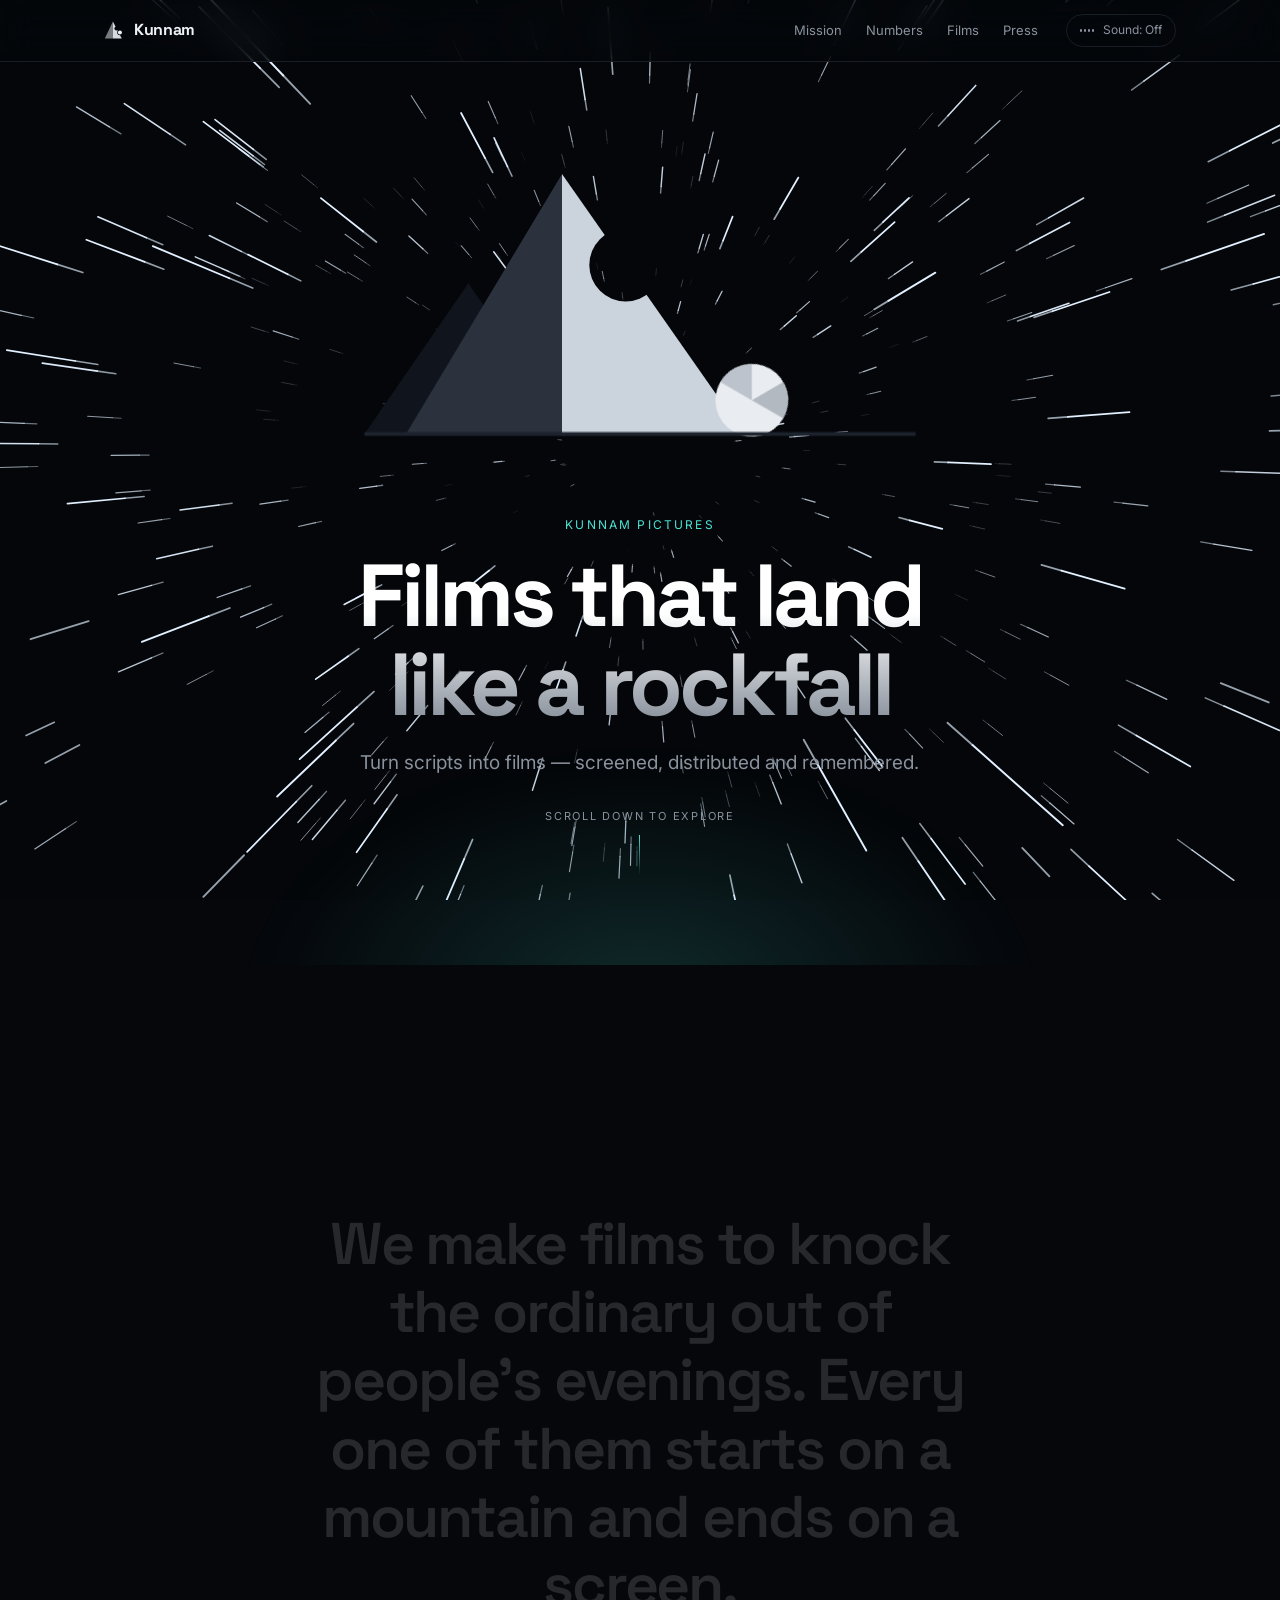
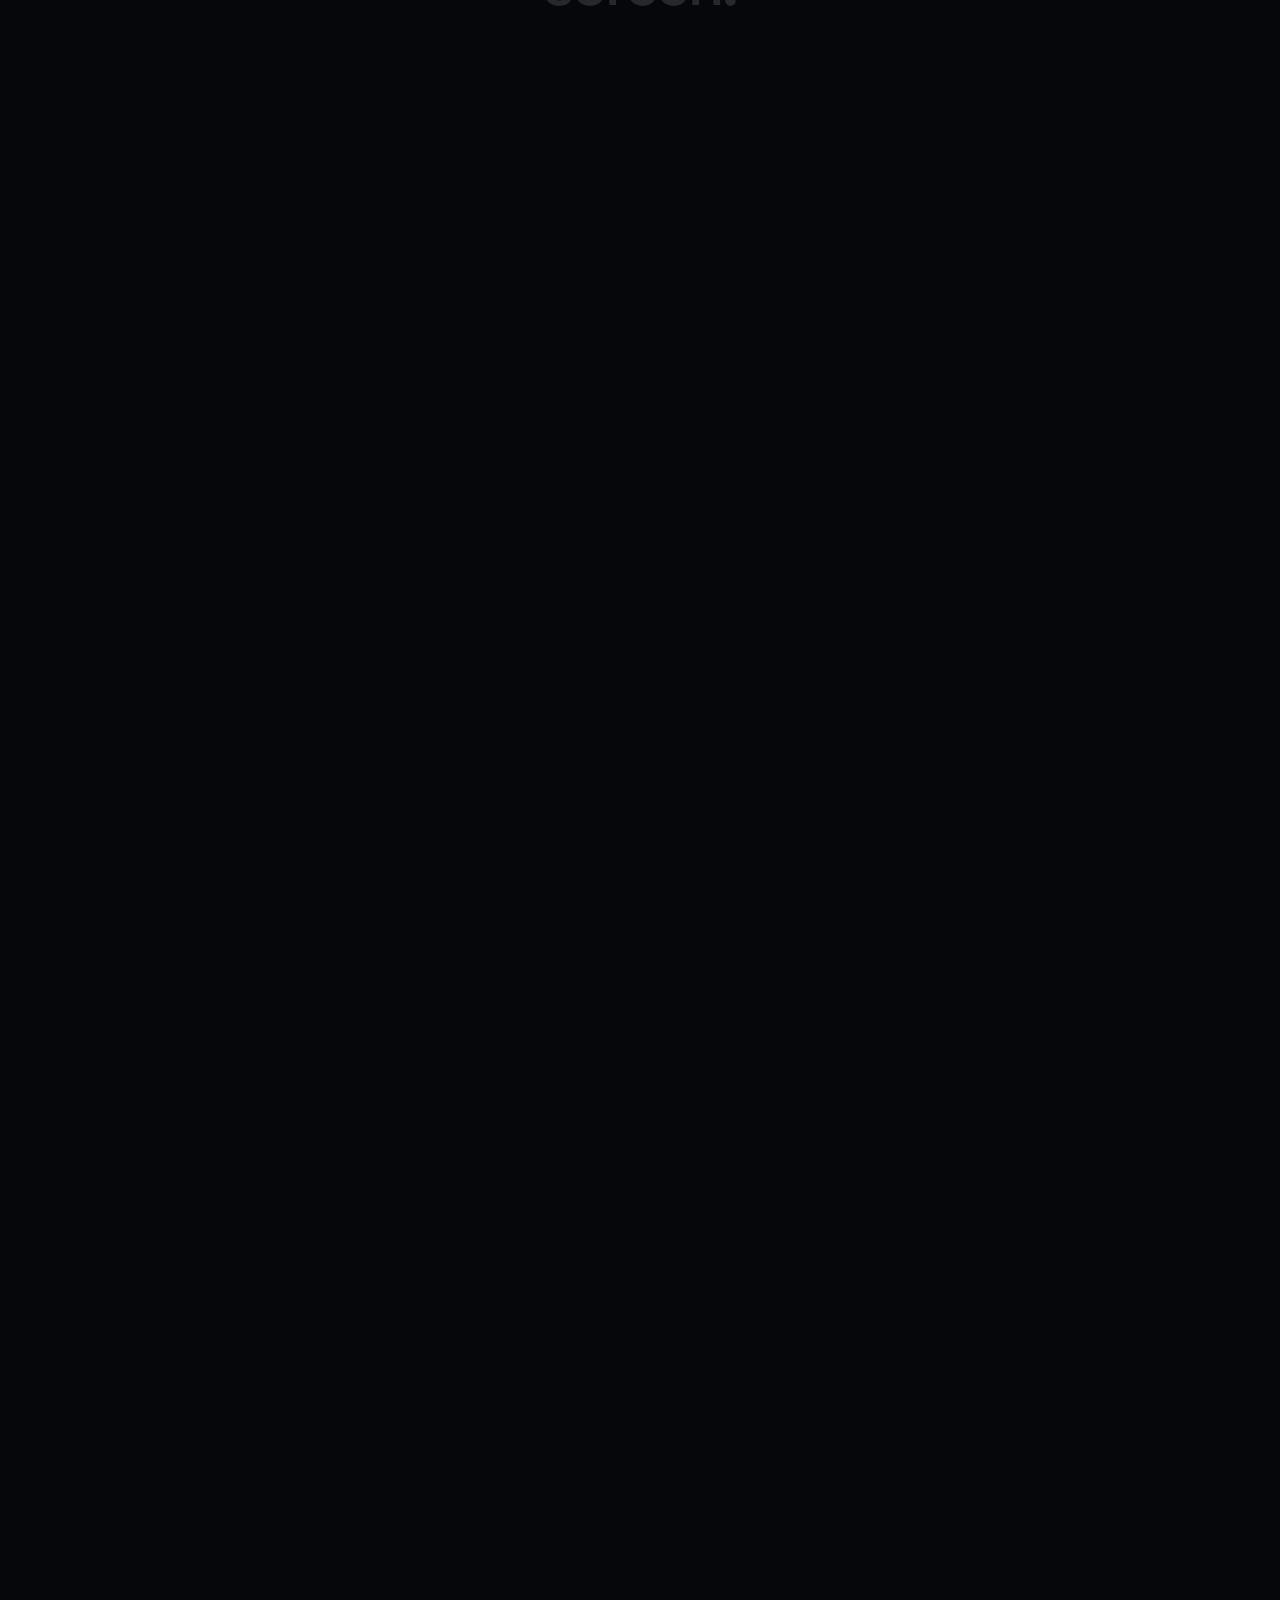
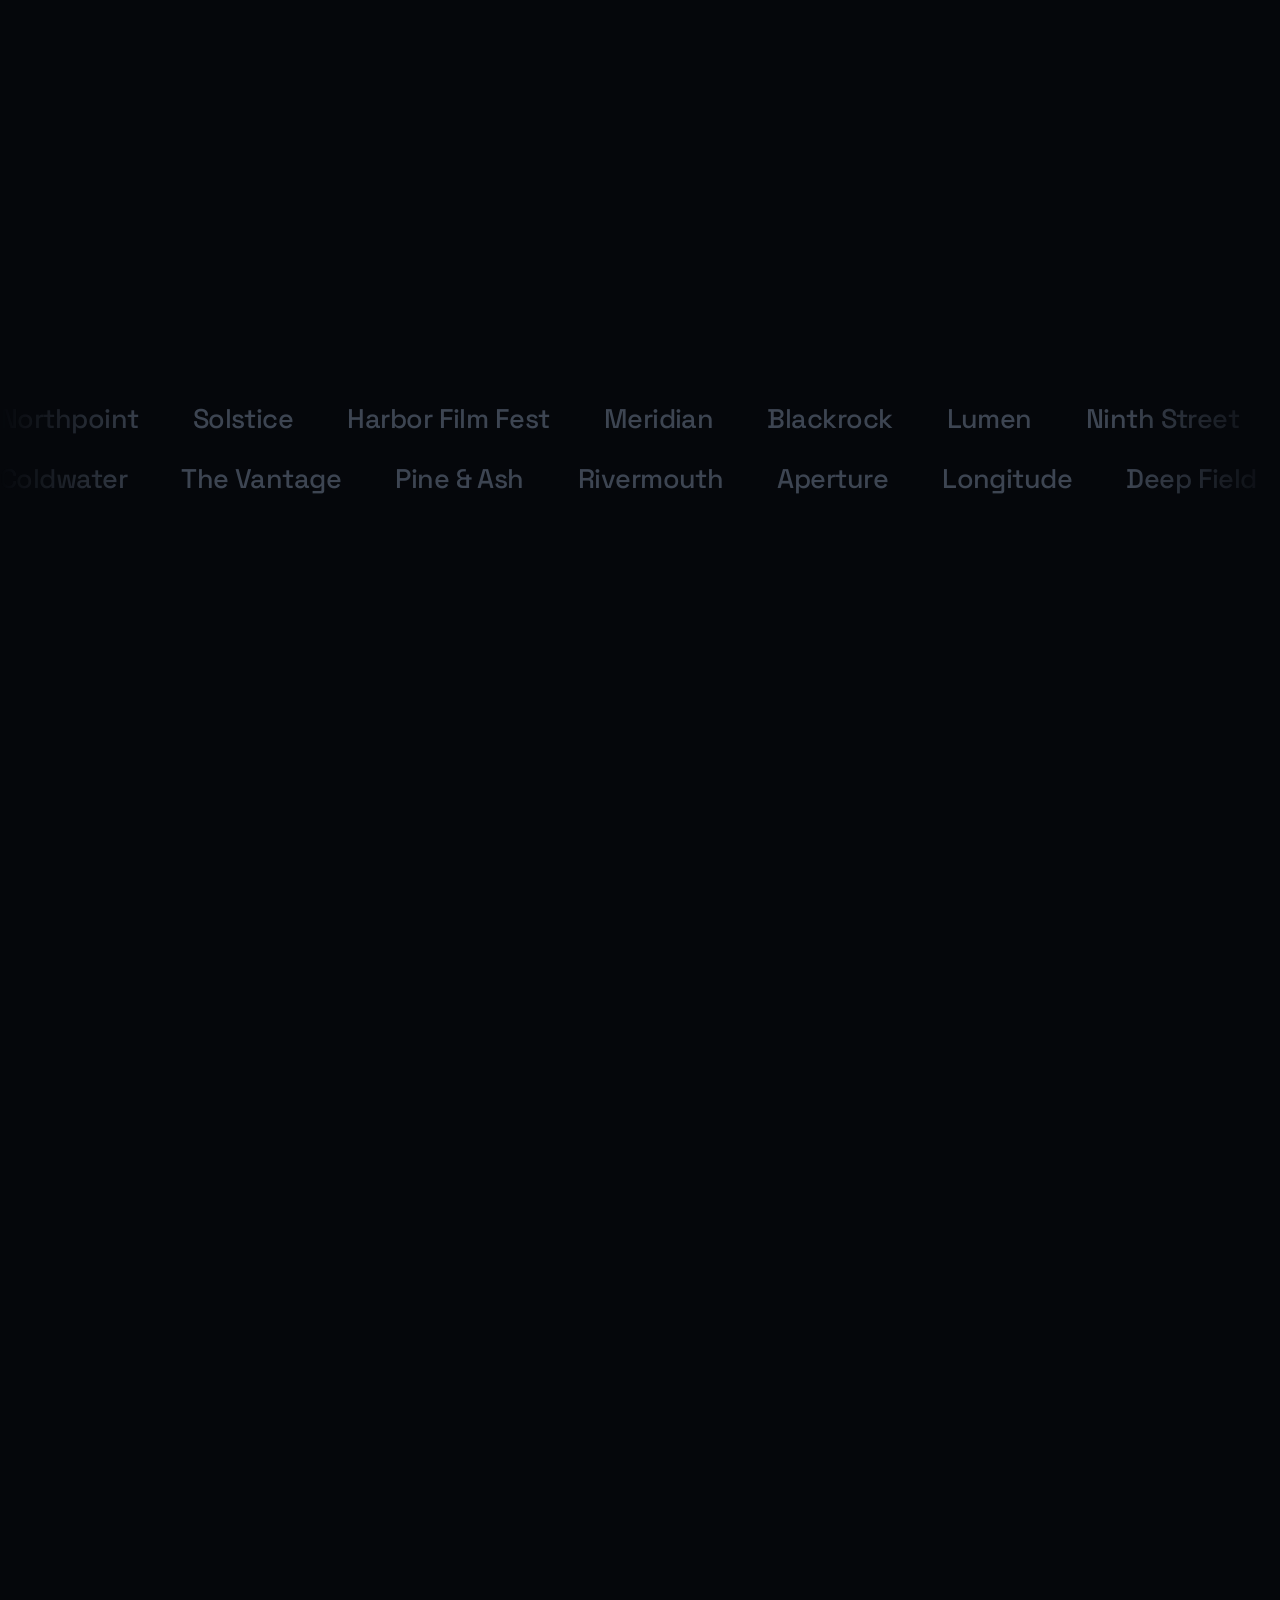
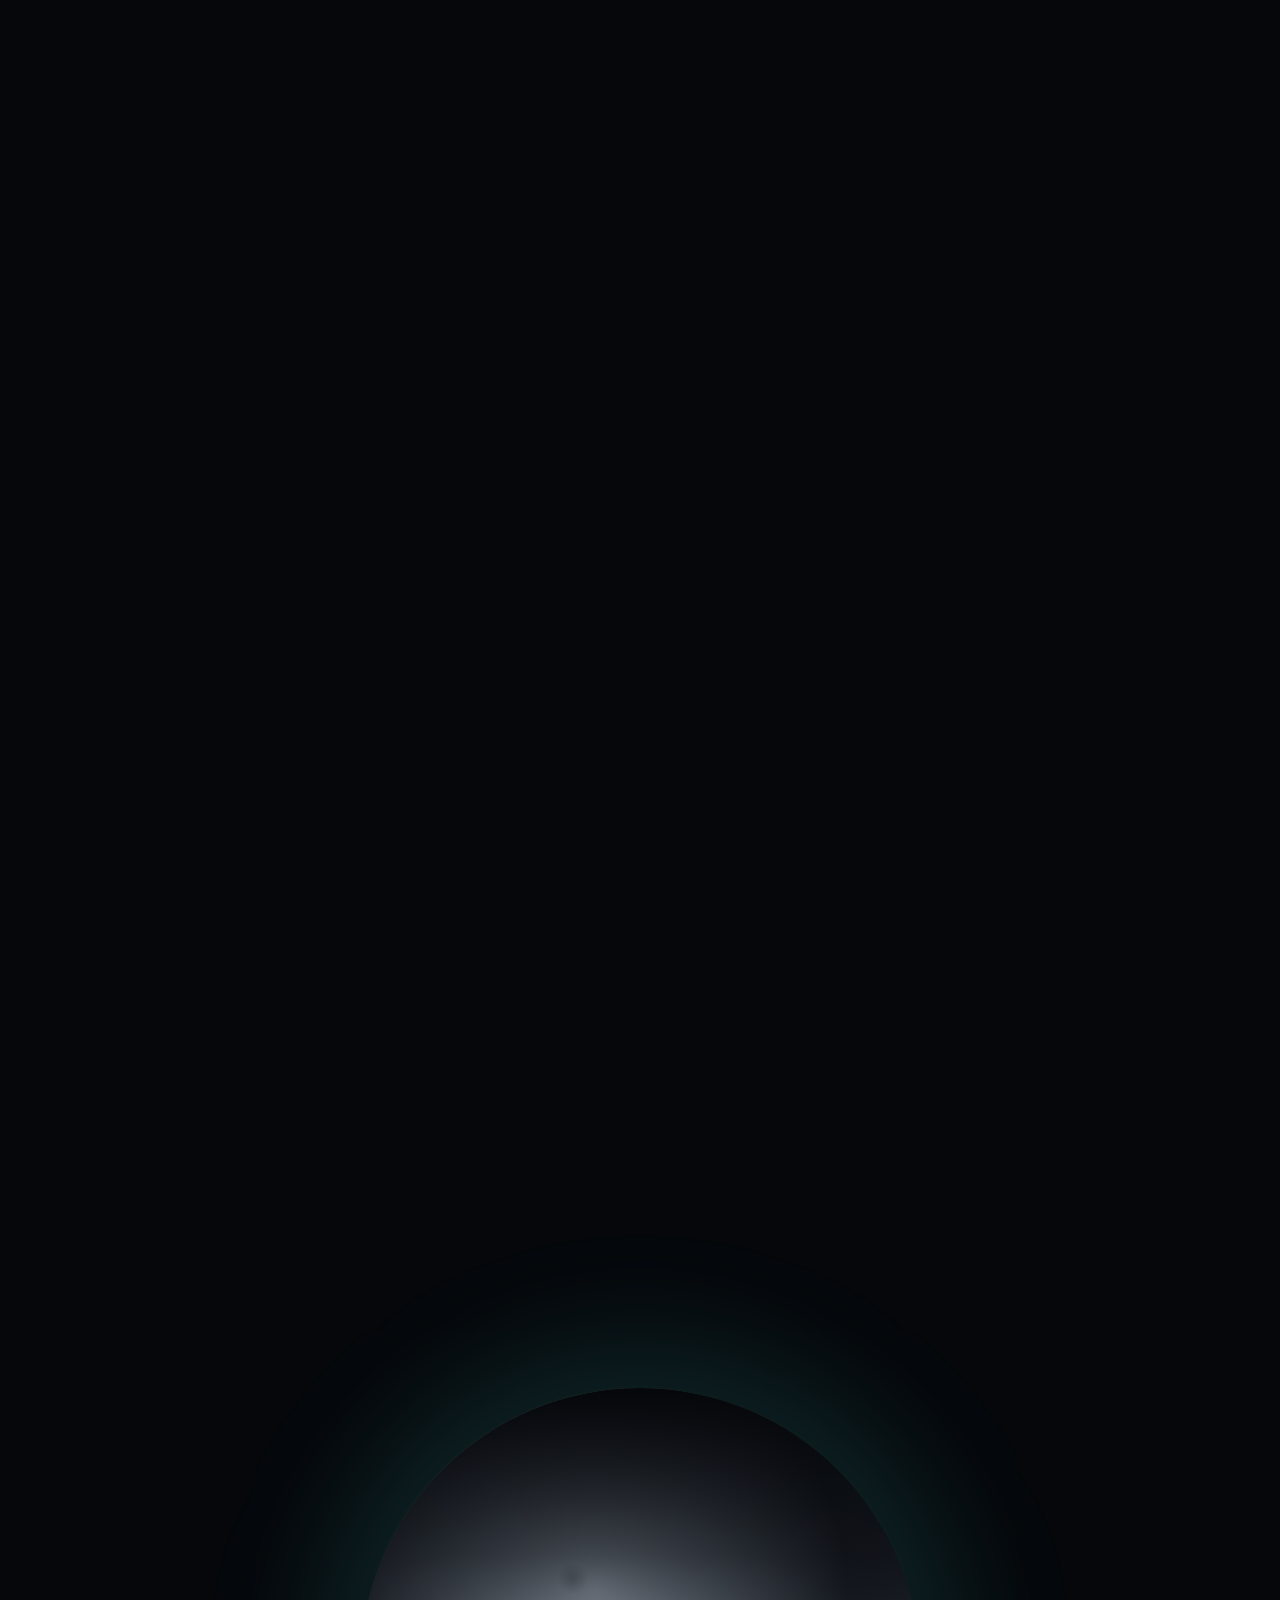
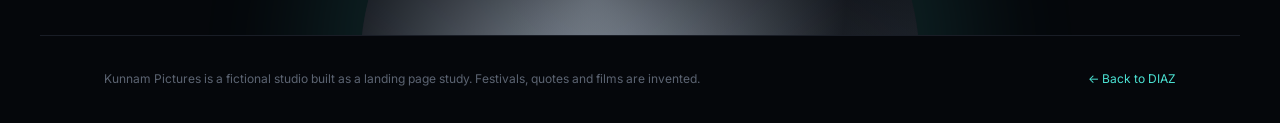
<file: movie/index.html>
<!DOCTYPE html>
<html lang="en">
<head>
<meta charset="utf-8">
<meta name="viewport" content="width=device-width, initial-scale=1, viewport-fit=cover">
<title>Kunnam Pictures</title>
<meta name="description" content="Kunnam Pictures — films that land like a rockfall.">

<link rel="preconnect" href="https://fonts.googleapis.com">
<link rel="preconnect" href="https://fonts.gstatic.com" crossorigin>
<link href="https://fonts.googleapis.com/css2?family=Space+Grotesk:wght@500;600;700&family=Inter:wght@400;500&display=swap" rel="stylesheet">

<link rel="icon" type="image/svg+xml" href="favicon.svg">
<link rel="stylesheet" href="movie.css">

<!-- The depth reveal parks elements at opacity 0 until JS supplies --z, so
     gate it on JS being alive. Inline and in <head> so there's no flash. -->
<script>document.documentElement.classList.add('js');</script>
</head>
<body>

<!-- Warp field. Lives behind the whole page, not just the hero — the
     conceit is that you're flying the entire way down. -->
<canvas id="warp" class="warp" aria-hidden="true"></canvas>

<!-- ============================== nav ============================== -->
<header class="nav">
  <div class="nav__inner">
    <a class="brand" href="#top">
      <svg class="brand__mark" viewBox="0 0 52 50" fill="none" aria-hidden="true">
        <defs>
          <mask id="brandRock" maskUnits="userSpaceOnUse" x="0" y="0" width="52" height="50">
            <rect width="52" height="50" fill="#fff"/>
            <circle cx="30.8" cy="20.8" r="5" fill="#000"/>
            <circle cx="39.5" cy="30.9" r="6.8" fill="#000"/>
          </mask>
        </defs>
        <g mask="url(#brandRock)">
          <path d="M22 4 L22 46 L2 46 Z"  fill="currentColor" opacity=".5"/>
          <path d="M22 4 L44 46 L22 46 Z" fill="currentColor" opacity=".9"/>
        </g>
        <circle cx="39.5" cy="30.9" r="5" fill="currentColor"/>
      </svg>
      <span class="brand__name">Kunnam</span>
    </a>

    <nav class="nav__links" aria-label="Sections">
      <a href="#mission">Mission</a>
      <a href="#numbers">Numbers</a>
      <a href="#films">Films</a>
      <a href="#press">Press</a>
    </nav>

    <!-- Boiler Lab's sound switch. Off by default and only ever started by
         this click — nothing here autoplays. -->
    <button class="sound" id="sound" aria-pressed="false">
      <span class="sound__bars" aria-hidden="true"><i></i><i></i><i></i><i></i></span>
      <span class="sound__label">Sound: Off</span>
    </button>
  </div>
</header>

<main id="top">

  <!-- ====================== hero / studio ident ====================== -->
  <section class="hero">
    <div class="hero__glow" aria-hidden="true"></div>

    <!-- The ident. The rock begins filling the scar, so the mountain reads
         whole; it then breaks away and tumbles down the face. -->
    <div class="ident" id="ident">
      <svg viewBox="0 0 200 140" fill="none" aria-hidden="true">
        <defs>
          <mask id="identScar" maskUnits="userSpaceOnUse" x="0" y="0" width="200" height="140">
            <rect width="200" height="140" fill="#fff"/>
            <circle cx="94.5" cy="55" r="14" fill="#000"/>
          </mask>
        </defs>

        <path class="ident__far" d="M34 62 L74 120 L-6 120 Z"/>

        <g mask="url(#identScar)">
          <path class="ident__dark" d="M70 20 L70 120 L10 120 Z"/>
          <path class="ident__lit"  d="M70 20 L140 120 L70 120 Z"/>
        </g>

        <g class="ident__rock">
          <circle cx="143" cy="107" r="14" fill="#e9edf2"/>
          <path d="M143 93 A14 14 0 0 1 155.1 100 L143 107 Z" fill="#9aa3ad" opacity=".55"/>
          <path d="M143 107 L155.1 114 A14 14 0 0 1 143 121 Z" fill="#7d858f" opacity=".5"/>
        </g>

        <line class="ident__ground" x1="-6" y1="120" x2="206" y2="120"/>
      </svg>
    </div>

    <div class="hero__type">
      <p class="eyebrow">Kunnam Pictures</p>
      <h1 class="hero__h1">Films that land<br>like a rockfall</h1>
      <p class="hero__sub">Turn scripts into films — screened, distributed and remembered.</p>
    </div>

    <a class="cue" href="#mission">
      <span>Scroll down to explore</span>
      <i aria-hidden="true"></i>
    </a>
  </section>

  <!-- =========================== mission =========================== -->
  <section class="section mission" id="mission" data-scene>
    <div class="mission__sticky">
      <p class="mission__text" data-reveal-text>
        We make films to knock the ordinary out of people's evenings.
        Every one of them starts on a mountain and ends on a screen.
      </p>
    </div>
  </section>

  <!-- =========================== numbers =========================== -->
  <section class="section numbers" id="numbers">
    <h2 class="section__title" data-reveal>The numbers</h2>
    <ul class="stats">
      <li data-reveal style="--d:0">
        <b data-count="180" data-suffix="M+">0</b><span>tickets sold worldwide</span>
      </li>
      <li data-reveal style="--d:1">
        <b data-count="3" data-suffix="">0</b><span>films taken to a #1 opening weekend</span>
      </li>
      <li data-reveal style="--d:2">
        <b data-count="42" data-suffix="">0</b><span>festival selections in four years</span>
      </li>
      <li data-reveal style="--d:3">
        <b data-count="9" data-suffix="">0</b><span>awards for directing and sound</span>
      </li>
    </ul>
  </section>

  <!-- ====================== partners marquee ======================= -->
  <!-- Invented festivals. Real ones would imply selections we can't claim. -->
  <section class="partners" aria-label="Festival partners">
    <p class="partners__label" data-reveal>Selected at</p>
    <div class="marquee">
      <div class="marquee__track" id="mqA">
        <span>Northpoint</span><span>Solstice</span><span>Harbor Film Fest</span>
        <span>Meridian</span><span>Blackrock</span><span>Lumen</span><span>Ninth Street</span>
      </div>
    </div>
    <div class="marquee marquee--rev">
      <div class="marquee__track" id="mqB">
        <span>Coldwater</span><span>The Vantage</span><span>Pine &amp; Ash</span>
        <span>Rivermouth</span><span>Aperture</span><span>Longitude</span><span>Deep Field</span>
      </div>
    </div>
  </section>

  <!-- ============================ films ============================ -->
  <section class="films" id="films">
    <h2 class="section__title section__title--pad" data-reveal>The slate</h2>

    <div class="stack">
      <article class="film" data-reveal>
        <div class="film__art art-ash" aria-hidden="true"><span class="art-ash__sun"></span><span class="art-ash__ridge"></span></div>
        <div class="film__body">
          <p class="film__meta">2026 · Disaster · 118 min</p>
          <h3 class="film__title">Ashfall</h3>
          <p class="film__log">A town has nine minutes to leave. Most of them argue for six.</p>
          <a class="film__cta" href="#">Watch trailer <i aria-hidden="true">→</i></a>
        </div>
      </article>

      <article class="film" data-reveal>
        <div class="film__art art-coast" aria-hidden="true"><span class="art-coast__sea"></span><span class="art-coast__boat"></span></div>
        <div class="film__body">
          <p class="film__meta">2025 · Drama · 104 min</p>
          <h3 class="film__title">The Quiet Coast</h3>
          <p class="film__log">Two brothers, one boat, and no signal for eleven days.</p>
          <a class="film__cta" href="#">Watch trailer <i aria-hidden="true">→</i></a>
        </div>
      </article>

      <article class="film" data-reveal>
        <div class="film__art art-night" aria-hidden="true"><span class="art-night__grid"></span><span class="art-night__lit"></span></div>
        <div class="film__body">
          <p class="film__meta">2025 · Thriller · 96 min</p>
          <h3 class="film__title">Nightshift</h3>
          <p class="film__log">The building never sleeps. Neither does the man on floor forty.</p>
          <a class="film__cta" href="#">Watch trailer <i aria-hidden="true">→</i></a>
        </div>
      </article>

      <article class="film" data-reveal>
        <div class="film__art art-salt" aria-hidden="true"><span class="art-salt__figure"></span><span class="art-salt__surf"></span></div>
        <div class="film__body">
          <p class="film__meta">2024 · Mystery · 131 min</p>
          <h3 class="film__title">Salt</h3>
          <p class="film__log">She walked out of the sea with no name and a very good lawyer.</p>
          <a class="film__cta" href="#">Watch trailer <i aria-hidden="true">→</i></a>
        </div>
      </article>

      <article class="film" data-reveal>
        <div class="film__art art-wave" aria-hidden="true"><span class="art-wave__rings"></span><span class="art-wave__mast"></span></div>
        <div class="film__body">
          <p class="film__meta">2024 · Sci-fi · 122 min</p>
          <h3 class="film__title">Longwave</h3>
          <p class="film__log">A radio station at the end of the world keeps taking requests.</p>
          <a class="film__cta" href="#">Watch trailer <i aria-hidden="true">→</i></a>
        </div>
      </article>

      <article class="film" data-reveal>
        <div class="film__art art-open" aria-hidden="true"><span class="art-open__bars"></span><span class="art-open__dot"></span></div>
        <div class="film__body">
          <p class="film__meta">2023 · Comedy · 89 min</p>
          <h3 class="film__title">Cold Open</h3>
          <p class="film__log">Nobody told the crew the camera was still rolling. It was.</p>
          <a class="film__cta" href="#">Watch trailer <i aria-hidden="true">→</i></a>
        </div>
      </article>

      <article class="film" data-reveal>
        <div class="film__art art-rock" aria-hidden="true"><span class="art-rock__peak"></span><span class="art-rock__stone"></span></div>
        <div class="film__body">
          <p class="film__meta">2022 · Documentary · 74 min</p>
          <h3 class="film__title">Rockfall</h3>
          <p class="film__log">Where it started. One mountain, one camera, one very bad idea.</p>
          <a class="film__cta" href="#">Watch trailer <i aria-hidden="true">→</i></a>
        </div>
      </article>
    </div>
  </section>

  <!-- ============================ press ============================ -->
  <!-- Invented outlets, for the same reason as the festivals. -->
  <section class="section press" id="press">
    <h2 class="section__title" data-reveal>In press</h2>
    <div class="quotes">
      <blockquote data-reveal style="--d:0">
        <p>“Kunnam cut their films like they're running out of time, and somehow that's the point.”</p>
        <cite>Frame Rate</cite>
      </blockquote>
      <blockquote data-reveal style="--d:1">
        <p>“Ashfall does in nine minutes what most disaster films can't do in two hours.”</p>
        <cite>The Reel</cite>
      </blockquote>
      <blockquote data-reveal style="--d:2">
        <p>“The most confident sound design of the year, by a distance.”</p>
        <cite>Northpoint Review</cite>
      </blockquote>
      <blockquote data-reveal style="--d:3">
        <p>“A studio that still believes an audience will sit still if you earn it.”</p>
        <cite>Cut Magazine</cite>
      </blockquote>
    </div>
  </section>

  <!-- =========================== contact =========================== -->
  <section class="contact" id="contacts">
    <div class="moon" aria-hidden="true"></div>
    <h2 class="contact__h2" data-reveal>Let's move<br>a mountain together</h2>
    <a class="contact__btn" href="#" data-reveal>Get in touch</a>
  </section>
</main>

<footer class="foot">
  <p>Kunnam Pictures is a fictional studio built as a landing page study. Festivals, quotes and films are invented.</p>
  <a href="../index.html">← Back to DIAZ</a>
</footer>

<script src="movie.js"></script>
</body>
</html>
</file>
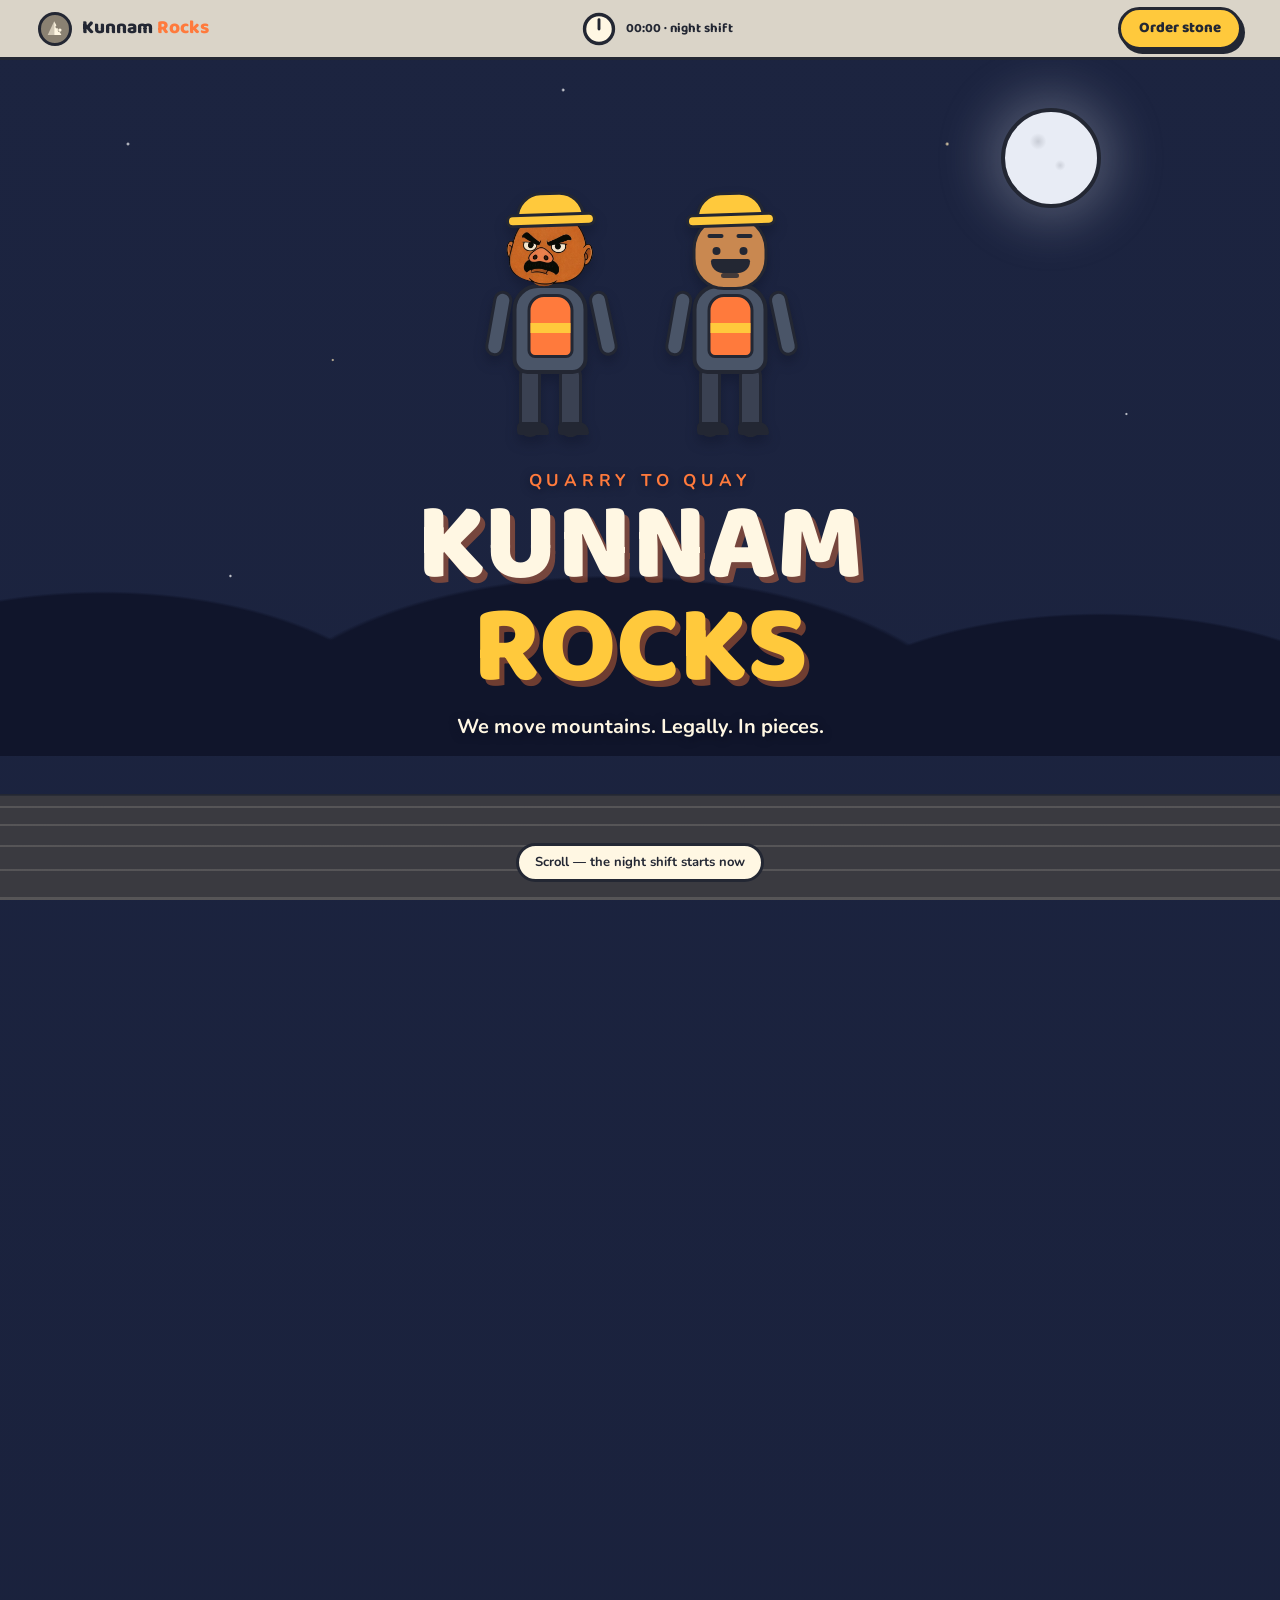
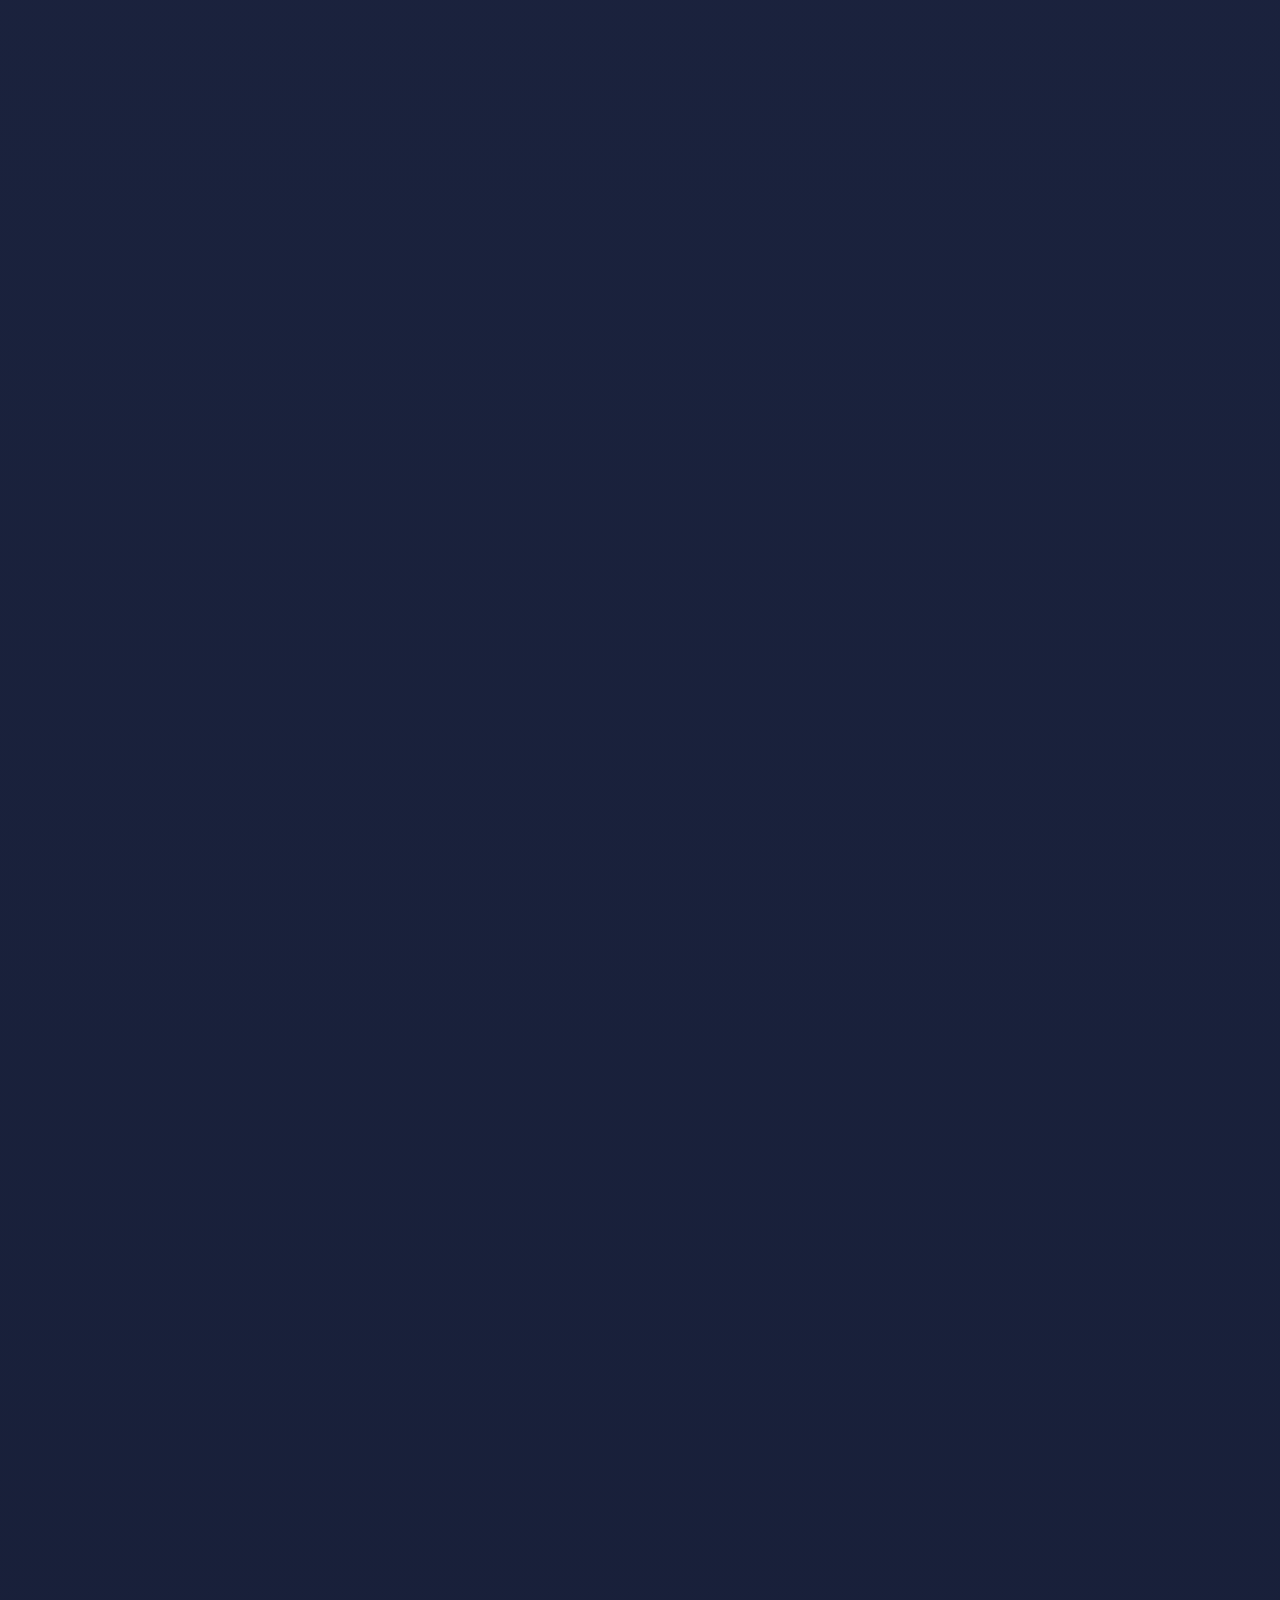
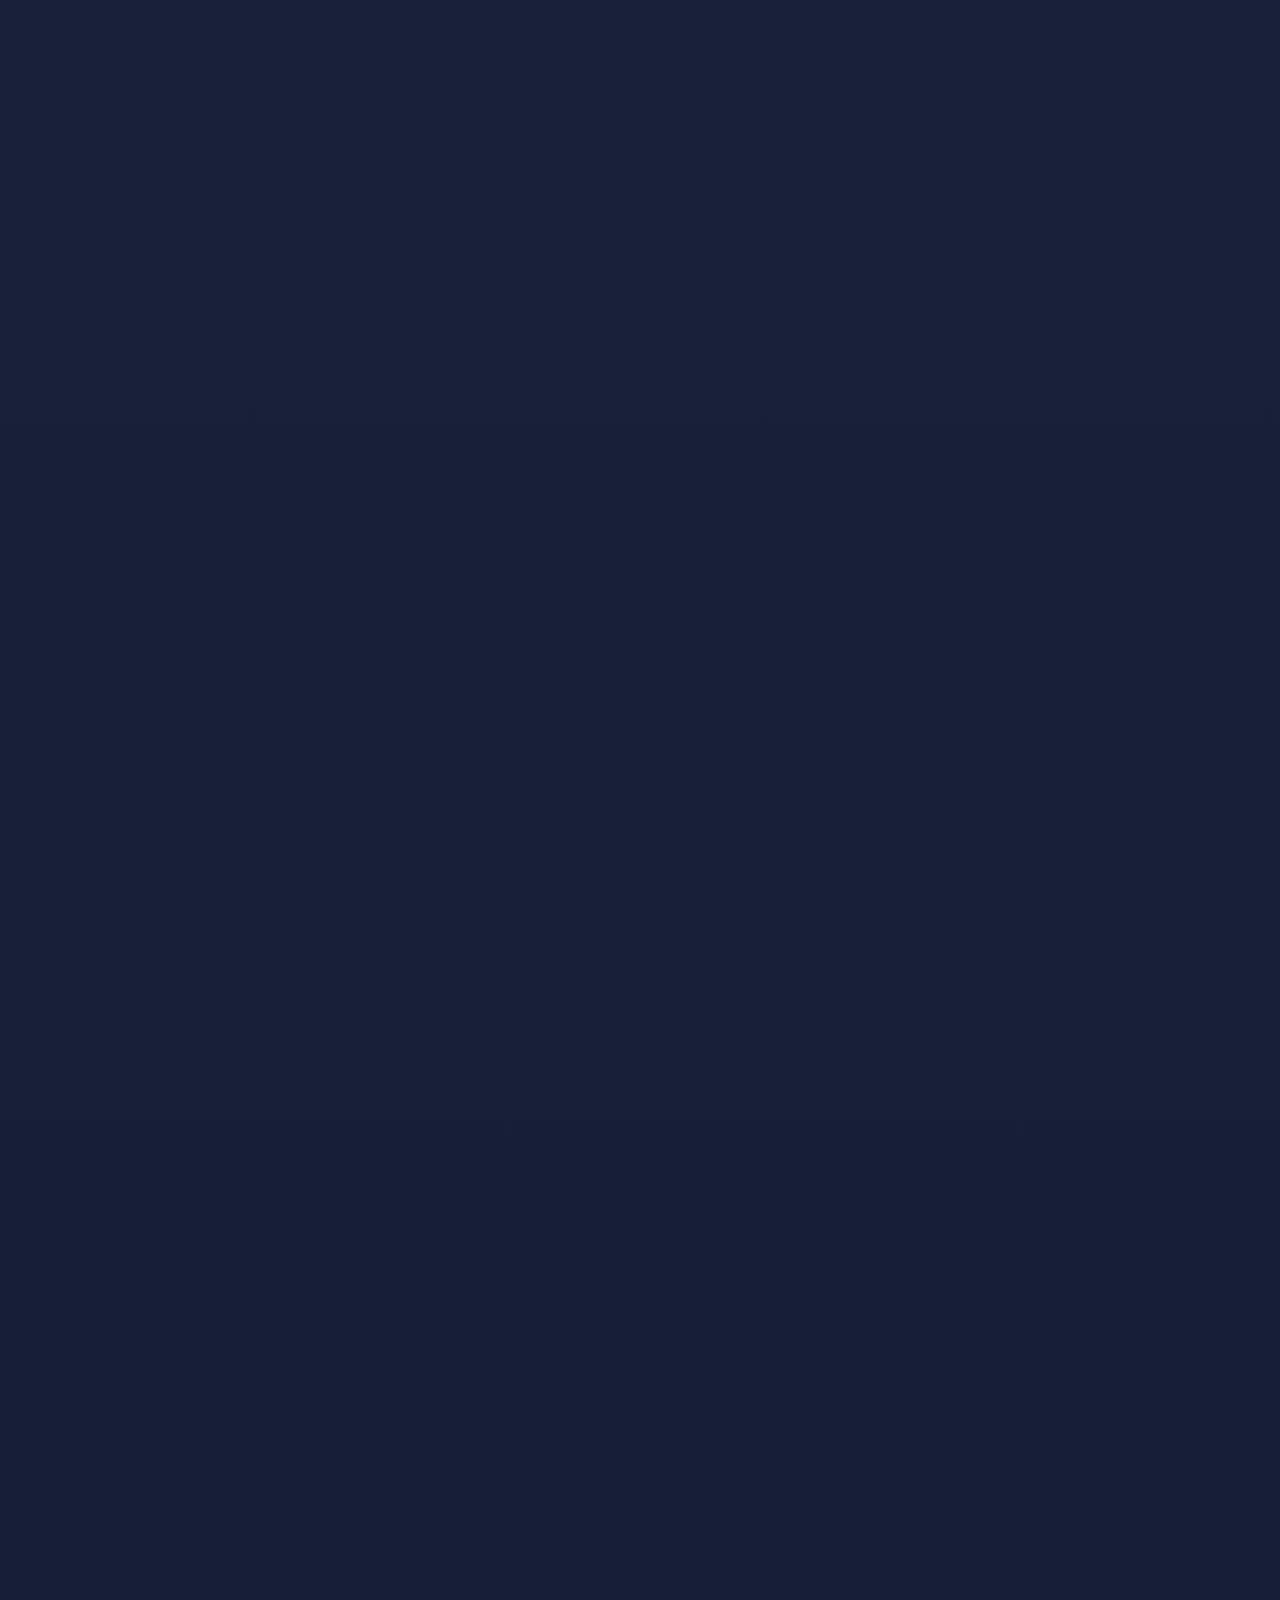
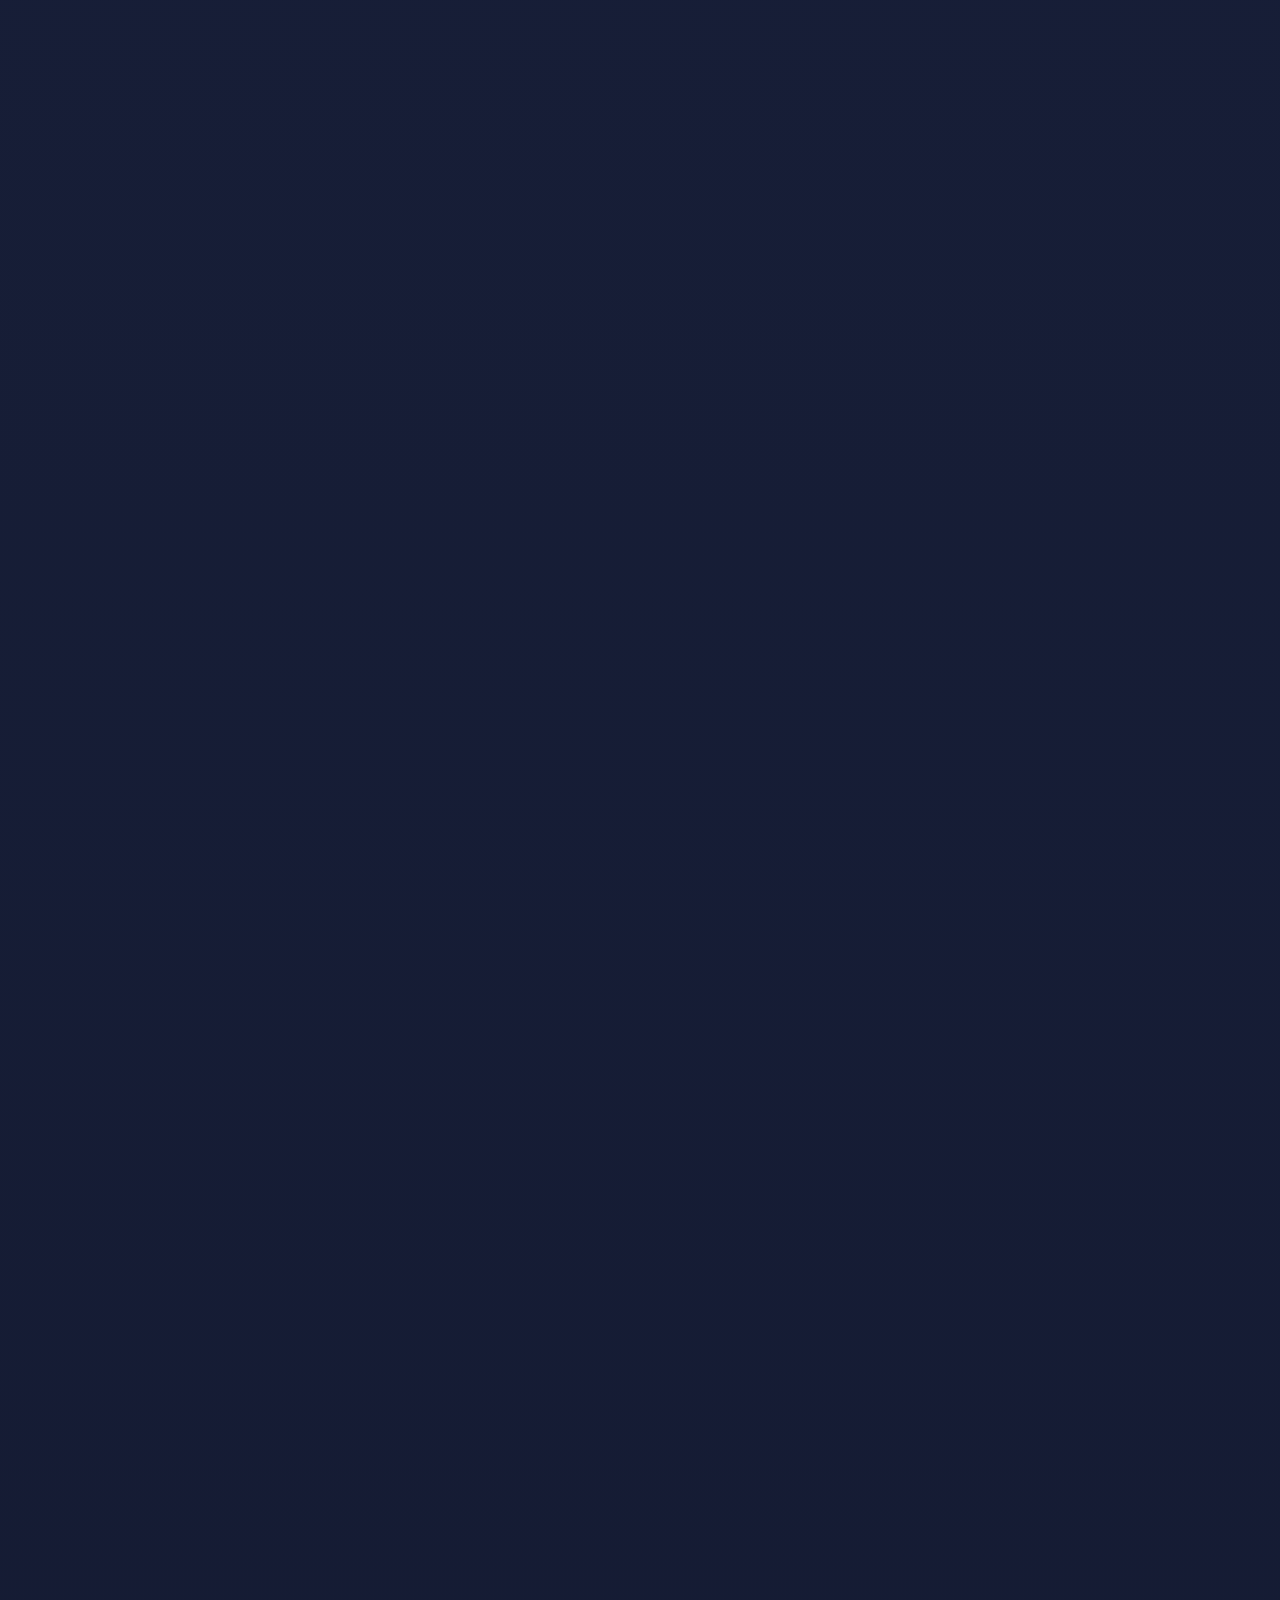
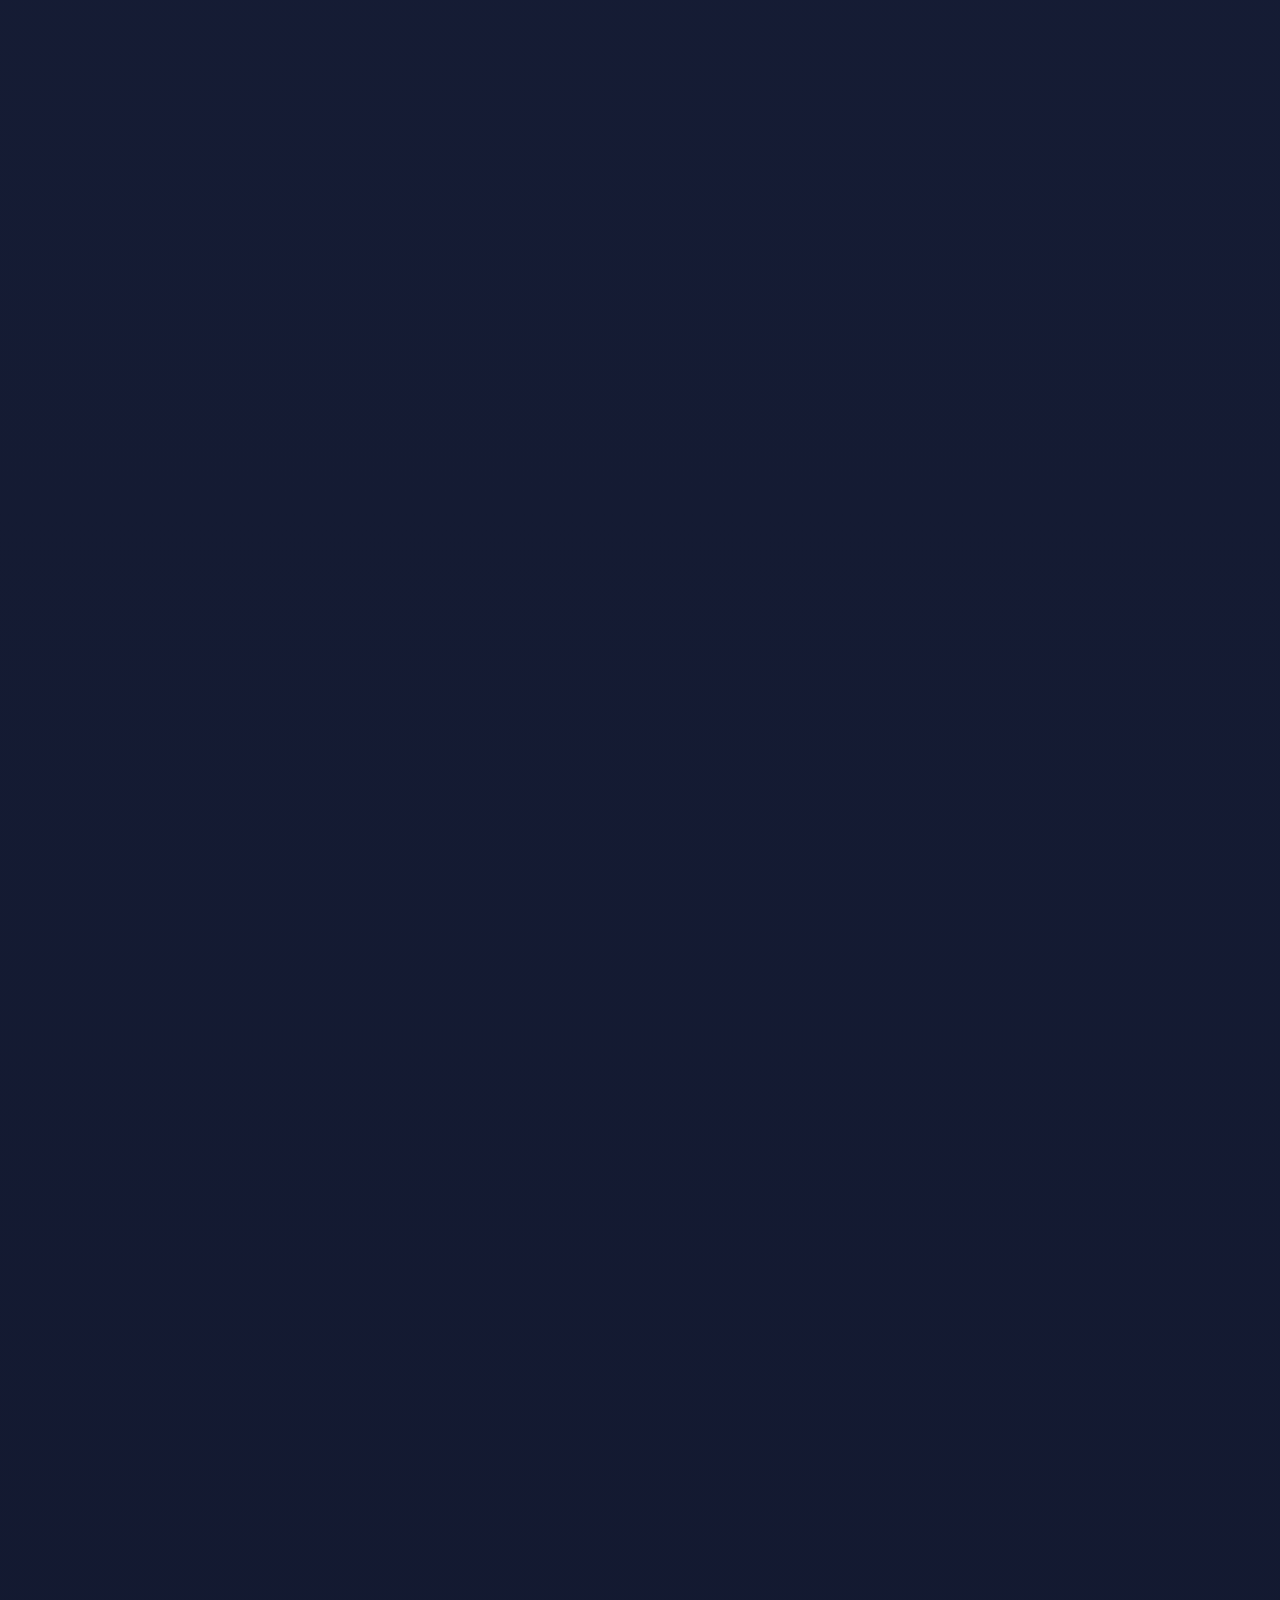
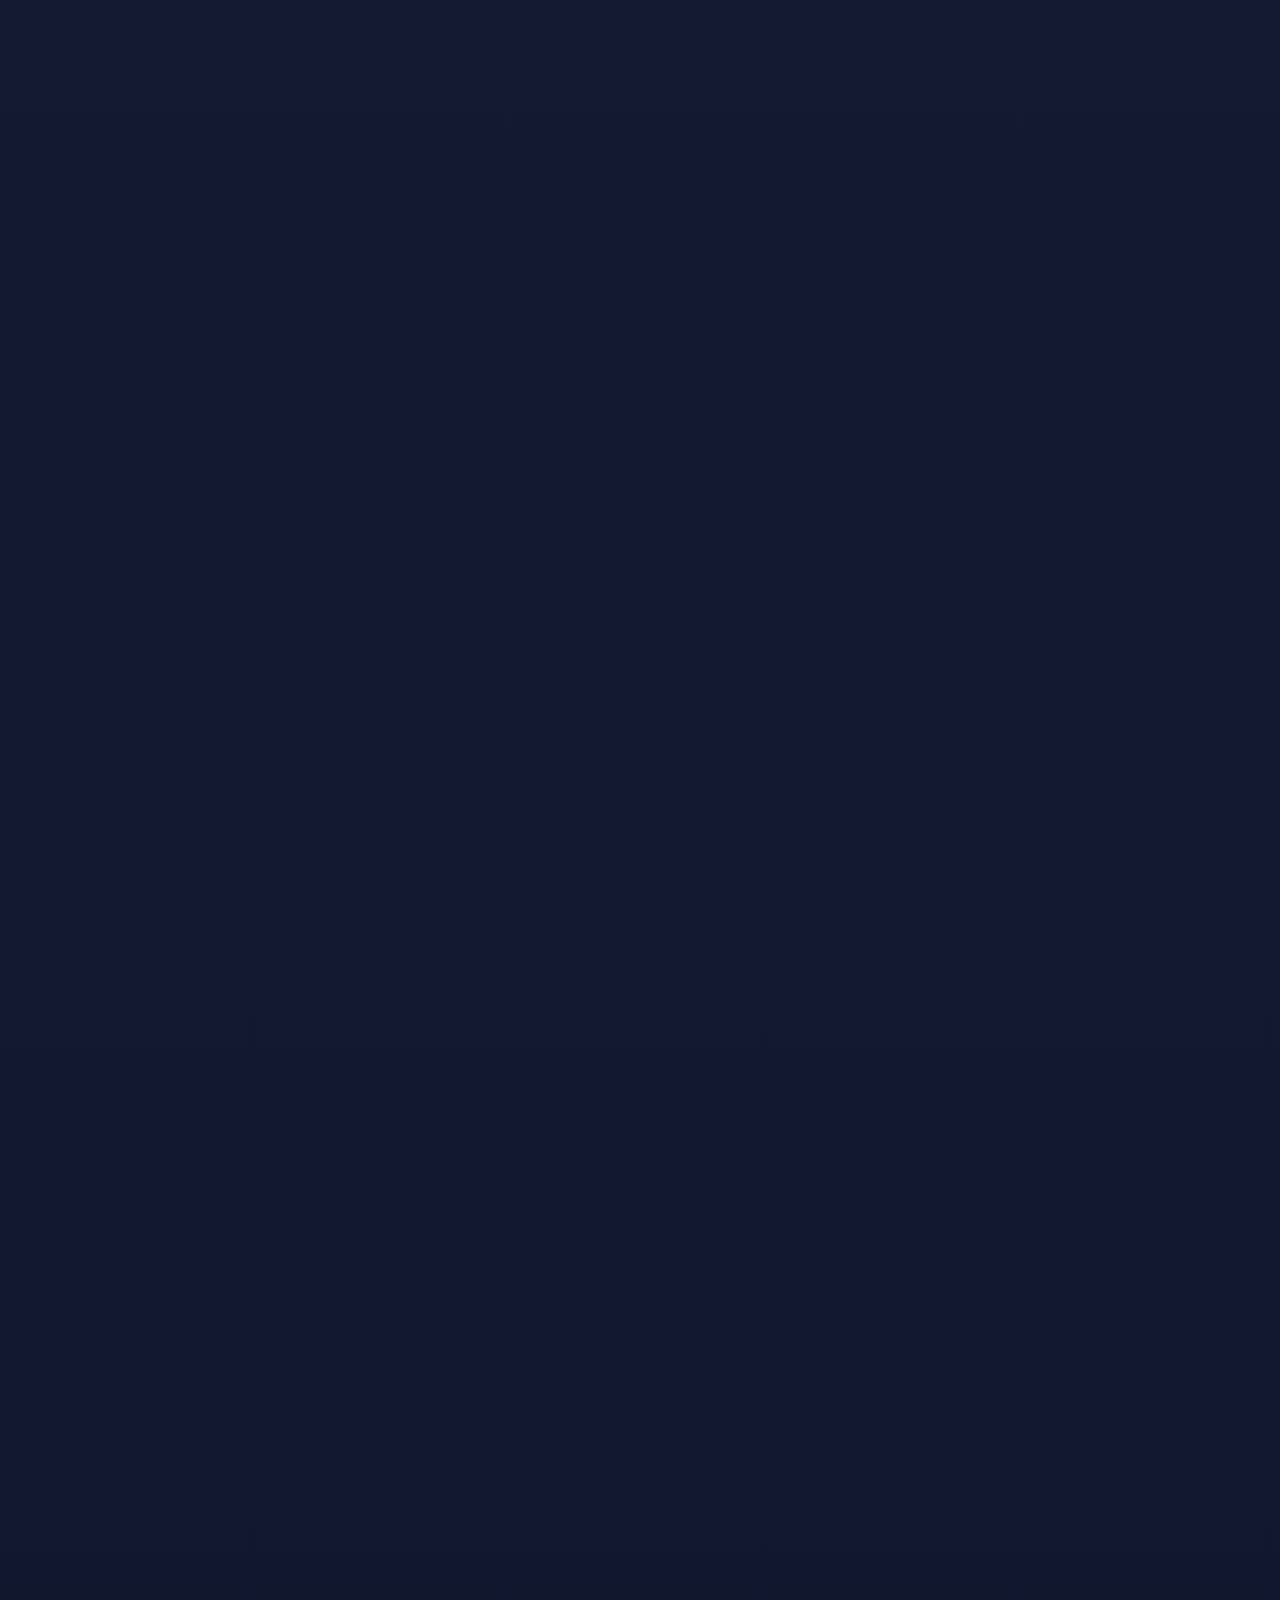
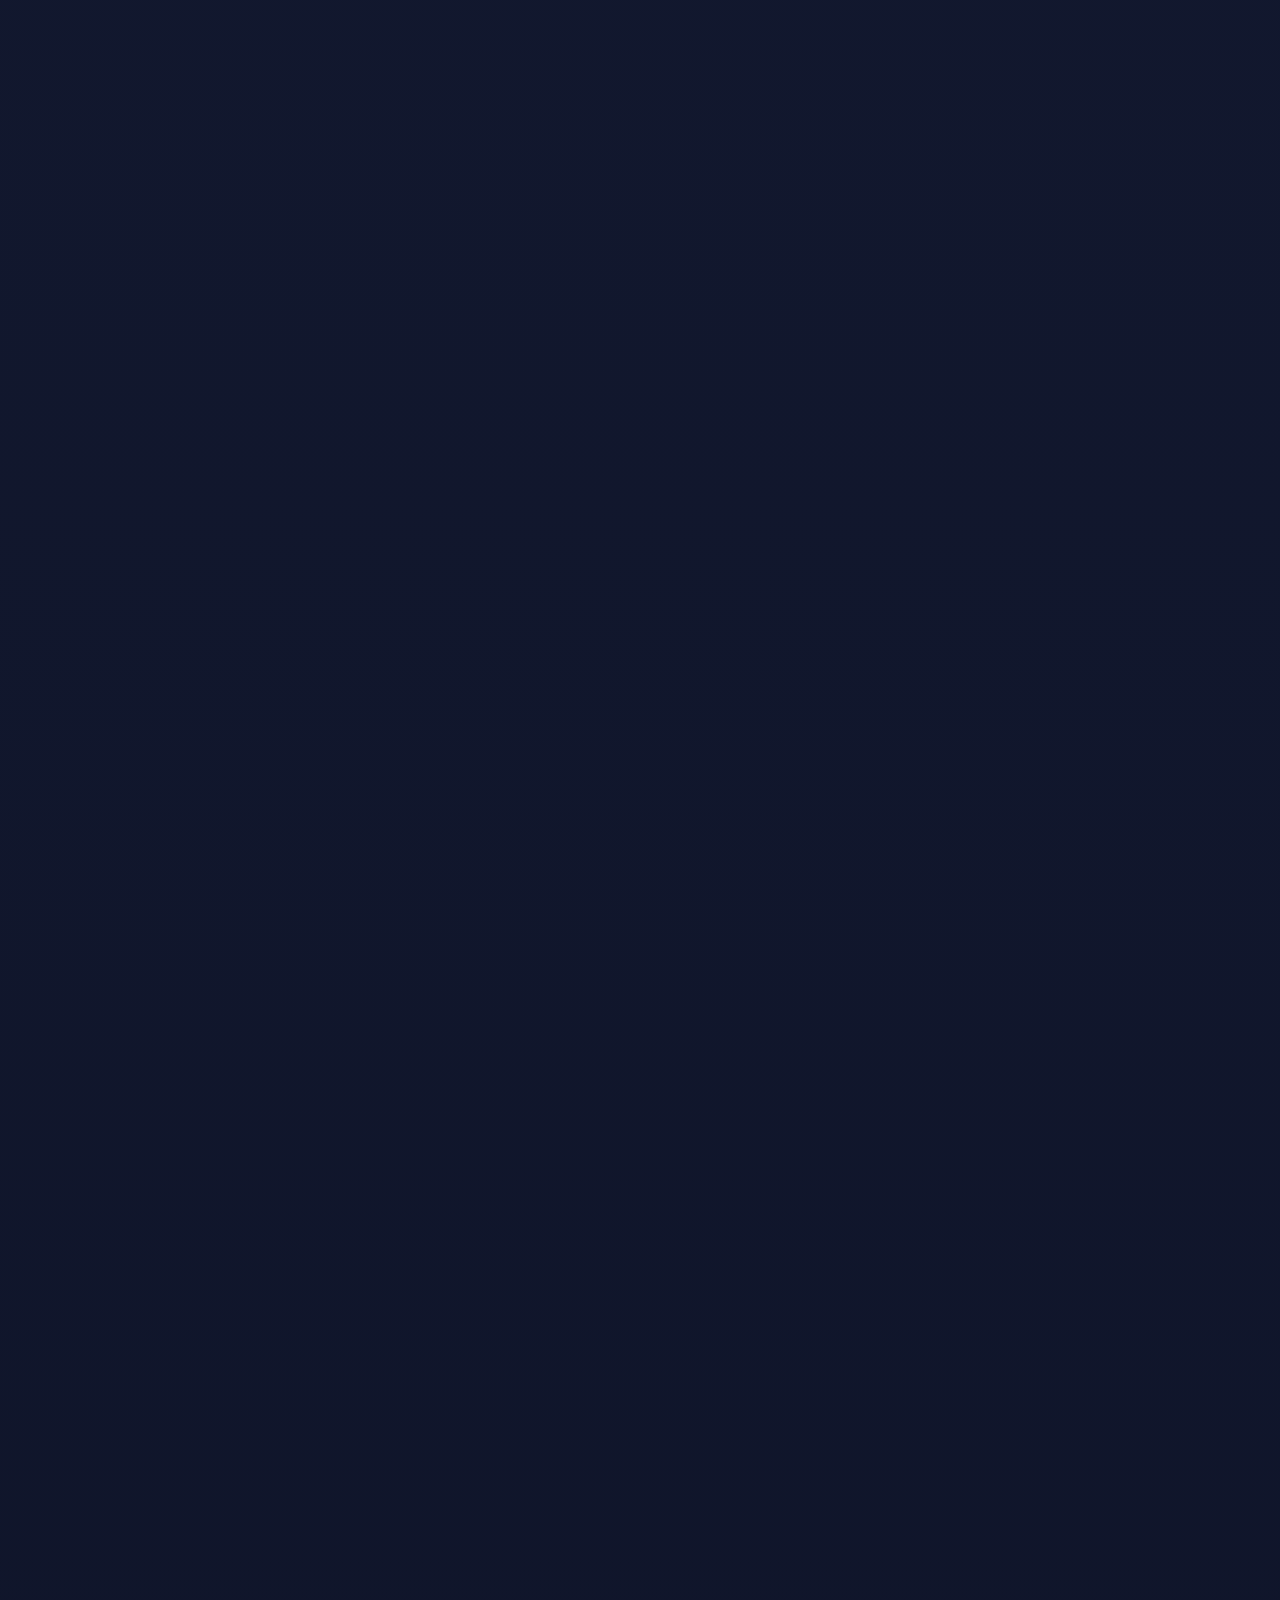
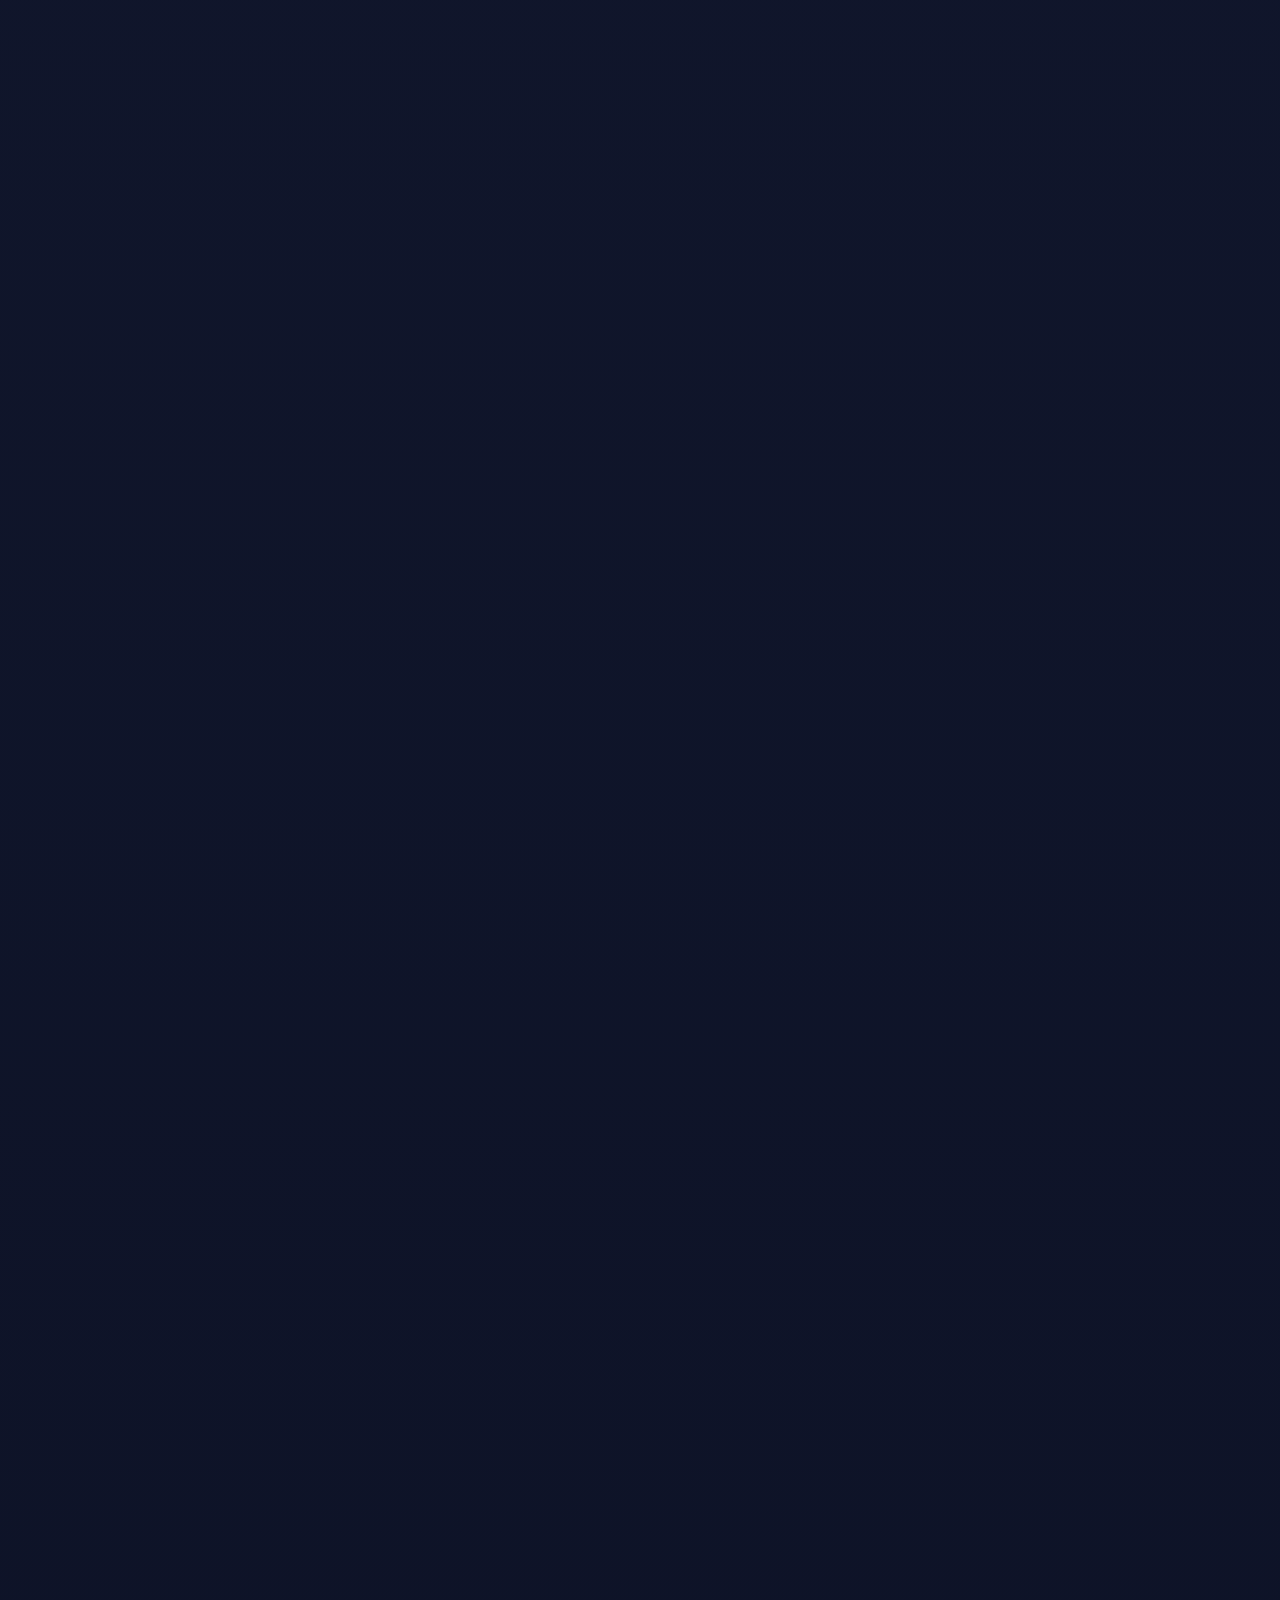
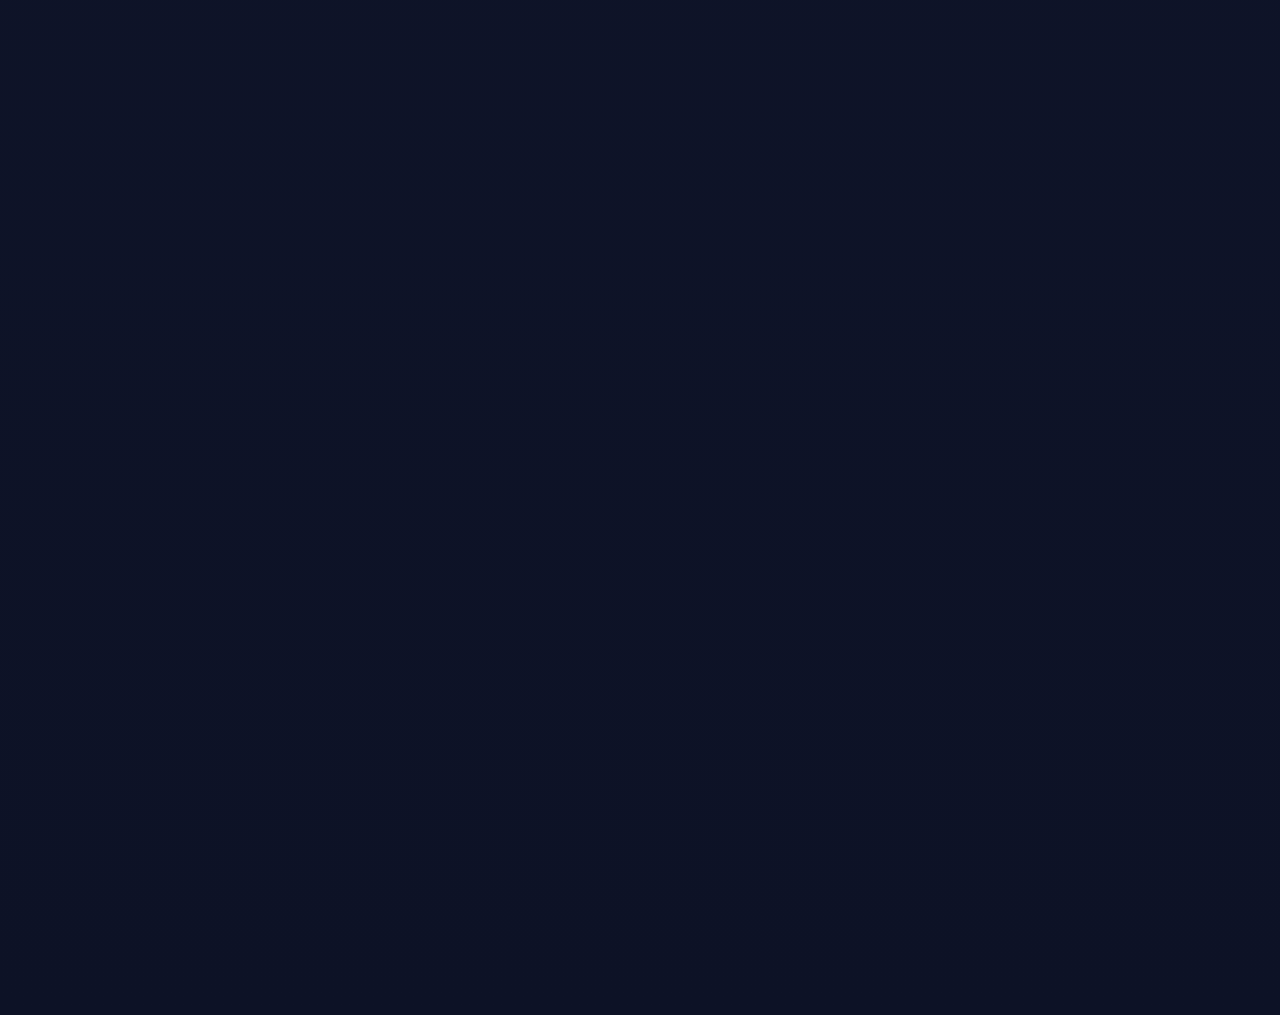
<file: rocks/index.html>
<!DOCTYPE html>
<html lang="en">
<head>
<meta charset="utf-8">
<meta name="viewport" content="width=device-width, initial-scale=1, viewport-fit=cover">
<title>Kunnam Rocks — we move mountains</title>
<meta name="description" content="Kunnam Rocks — from a midnight blast to the harbour wall. One mountain, two men, many trucks.">

<link rel="preconnect" href="https://fonts.googleapis.com">
<link rel="preconnect" href="https://fonts.gstatic.com" crossorigin>
<link href="https://fonts.googleapis.com/css2?family=Baloo+2:wght@600;700;800&family=Nunito:wght@600;700;800&display=swap" rel="stylesheet">

<link rel="icon" type="image/svg+xml" href="favicon.svg">
<link rel="stylesheet" href="rocks.css">
<script>document.documentElement.classList.add('js');</script>
</head>
<body>

<!-- the tipper truck, drawn once, used everywhere. Internal parts listen to
     CSS vars (--dump bed tilt, --roll wheels, --fill bed load) inherited
     from whichever <use> wrapper carries them. -->
<svg width="0" height="0" style="position:absolute" aria-hidden="true">
  <symbol id="tipper" viewBox="0 0 300 160">
    <g class="tip__bed">
      <path d="M24 40 L180 40 L172 108 L32 108 Z" fill="#8f97a8" stroke="#232733" stroke-width="5"/>
      <g class="tip__mound">
        <circle cx="70" cy="42" r="15" fill="#7b7264" stroke="#232733" stroke-width="4"/>
        <circle cx="106" cy="36" r="18" fill="#8a8172" stroke="#232733" stroke-width="4"/>
        <circle cx="142" cy="43" r="14" fill="#7b7264" stroke="#232733" stroke-width="4"/>
      </g>
    </g>
    <path d="M186 60 h44 l24 28 v20 h-68 Z" fill="#ffc93c" stroke="#232733" stroke-width="5"/>
    <path d="M194 68 h30 l16 20 h-46 Z" fill="#bfe8f2" stroke="#232733" stroke-width="4"/>
    <rect x="24" y="104" width="234" height="12" fill="#232733"/>
    <g class="tip__wheel"><circle cx="66" cy="126" r="20" fill="#232733"/><circle cx="66" cy="126" r="8" fill="#e8ecf5"/></g>
    <g class="tip__wheel"><circle cx="120" cy="126" r="20" fill="#232733"/><circle cx="120" cy="126" r="8" fill="#e8ecf5"/></g>
    <g class="tip__wheel"><circle cx="222" cy="126" r="20" fill="#232733"/><circle cx="222" cy="126" r="8" fill="#e8ecf5"/></g>
  </symbol>
</svg>

<!-- ============================== nav ============================== -->
<header class="nav">
  <a class="nav__brand" href="../index.html" aria-label="Back to DIAZ">
    <span class="nav__badge">
      <svg viewBox="0 0 52 50" fill="none" aria-hidden="true">
        <defs>
          <mask id="navRock" maskUnits="userSpaceOnUse" x="0" y="0" width="52" height="50">
            <rect width="52" height="50" fill="#fff"/>
            <circle cx="30.8" cy="20.8" r="5" fill="#000"/>
            <circle cx="39.5" cy="30.9" r="6.8" fill="#000"/>
          </mask>
        </defs>
        <g mask="url(#navRock)">
          <path d="M22 4 L22 46 L2 46 Z" fill="currentColor" opacity=".6"/>
          <path d="M22 4 L44 46 L22 46 Z" fill="currentColor"/>
        </g>
        <circle cx="39.5" cy="30.9" r="5" fill="currentColor"/>
      </svg>
    </span>
    <b>Kunnam <i>Rocks</i></b>
  </a>

  <!-- shift clock: the hands run midnight → noon as you scroll -->
  <div class="shift" aria-hidden="true">
    <svg viewBox="0 0 40 40" fill="none">
      <circle cx="20" cy="20" r="17" fill="#fff7e3" stroke="#232733" stroke-width="4"/>
      <line class="shift__hand" id="hourHand" x1="20" y1="20" x2="20" y2="9" stroke="#232733" stroke-width="3.4" stroke-linecap="round"/>
    </svg>
    <b id="shiftLabel">00:00 · night shift</b>
  </div>

  <a class="orderbtn" href="#" id="orderBtn">Order stone</a>
</header>

<div class="cue" id="cue" aria-hidden="true">Scroll — the night shift starts now</div>

<!-- =========================== the depth =========================== -->
<main id="stage" aria-label="The Kunnam Rocks story">

  <div class="env" aria-hidden="true">
    <i class="moonx" id="moonx"></i>
    <i class="sunx" id="sunx"></i>
    <div class="stars" id="stars"></div>
    <div class="range" id="range"></div>
    <div class="floor" id="floor"></div>
  </div>

  <!-- ============ intro ============ -->
  <section class="slide slide--intro" id="r0" data-slide data-hold="0.5" data-zone="night">
    <div class="pair">
      <div class="worker worker--main">
        <i class="worker__helmet"></i>
        <img class="worker__head" src="../travels/images/character_main.png" alt="The owner">
        <i class="worker__torso"><i class="worker__vest"></i></i>
        <i class="worker__arm a1"></i><i class="worker__arm a2"></i>
        <i class="worker__leg l"></i><i class="worker__leg r"></i>
      </div>
      <div class="worker worker--full">
        <i class="worker__helmet"></i>
        <i class="worker__face"><i class="eye e1"></i><i class="eye e2"></i><i class="brow b1"></i><i class="brow b2"></i><i class="stache"></i></i>
        <i class="worker__torso"><i class="worker__vest"></i></i>
        <i class="worker__arm a1"></i><i class="worker__arm a2"></i>
        <i class="worker__leg l"></i><i class="worker__leg r"></i>
      </div>
    </div>
    <div class="intro">
      <p class="intro__kicker">Quarry to quay</p>
      <h1 class="intro__logo">KUNNAM<span>ROCKS</span></h1>
      <p class="intro__tag">We move mountains. Legally. In pieces.</p>
    </div>
  </section>

  <!-- ============ 1 · the blast (night) ============ -->
  <section class="slide" id="r1" data-slide data-hold="1.6" data-zone="night">
    <p class="jobtag"><b>Job 01 · 00:40</b> Set. Clear. Boom.</p>

    <div class="quarry">
      <svg class="mount" viewBox="0 0 560 360" fill="none" aria-hidden="true">
        <!-- the peak that will come apart -->
        <path class="mount__base" d="M60 340 L200 90 L280 150 L392 40 L520 340 Z"/>
        <g class="chunk c1"><path d="M392 40 L448 148 L360 156 L332 96 Z"/></g>
        <g class="chunk c2"><path d="M448 148 L494 250 L380 244 L360 156 Z"/></g>
        <g class="chunk c3"><path d="M360 156 L380 244 L268 236 L280 150 L332 96 Z"/></g>
        <!-- crack seams, revealed at the boom -->
        <path class="crack k1" d="M332 96 L360 156 L380 244"/>
        <path class="crack k2" d="M360 156 L448 148"/>
        <path class="crack k3" d="M280 150 L268 236 L380 244"/>
        <!-- charges -->
        <g class="charge ch1"><rect x="342" y="102" width="10" height="20" rx="3"/><circle class="charge__led" cx="347" cy="98" r="4"/></g>
        <g class="charge ch2"><rect x="398" y="146" width="10" height="20" rx="3"/><circle class="charge__led" cx="403" cy="142" r="4"/></g>
        <g class="charge ch3"><rect x="312" y="188" width="10" height="20" rx="3"/><circle class="charge__led" cx="317" cy="184" r="4"/></g>
        <!-- wire down to the plunger -->
        <path class="wire" d="M317 208 Q240 300 96 322"/>
      </svg>

      <!-- both of them: on the ledge, then down behind the plunger -->
      <div class="crew" id="blastCrew">
        <div class="worker worker--main worker--s">
          <i class="worker__helmet"></i>
          <img class="worker__head" src="../travels/images/character_main.png" alt="">
          <i class="worker__torso"><i class="worker__vest"></i></i>
          <i class="worker__arm a1"></i><i class="worker__arm a2"></i>
          <i class="worker__leg l"></i><i class="worker__leg r"></i>
        </div>
        <div class="worker worker--full worker--s">
          <i class="worker__helmet"></i>
          <i class="worker__face"><i class="eye e1"></i><i class="eye e2"></i><i class="brow b1"></i><i class="brow b2"></i><i class="stache"></i></i>
          <i class="worker__torso"><i class="worker__vest"></i></i>
          <i class="worker__arm a1"></i><i class="worker__arm a2"></i>
          <i class="worker__leg l"></i><i class="worker__leg r"></i>
        </div>
      </div>

      <div class="plunger">
        <i class="plunger__handle"></i>
        <i class="plunger__box"></i>
      </div>

      <i class="flash" aria-hidden="true"></i>
      <i class="shockring" aria-hidden="true"></i>
      <i class="dust d1"></i><i class="dust d2"></i><i class="dust d3"></i>
      <b class="boomword">BOOM!</b>
    </div>
    <i class="donetag">BLAST CLEARED ✓</i>
  </section>

  <!-- ============ 2 · hammers (night) ============ -->
  <section class="slide" id="r2" data-slide data-hold="1.3" data-zone="night2">
    <p class="jobtag"><b>Job 02 · 03:15</b> Big rocks → small rocks.</p>

    <div class="smashyard">
      <div class="worker worker--main worker--hammer wm">
        <i class="worker__helmet"></i>
        <img class="worker__head" src="../travels/images/character_main.png" alt="">
        <i class="worker__torso"><i class="worker__vest"></i></i>
        <i class="worker__arm a1"><i class="hammer"></i></i>
        <i class="worker__arm a2"></i>
        <i class="worker__leg l"></i><i class="worker__leg r"></i>
      </div>

      <div class="bigrock">
        <svg viewBox="0 0 260 180" fill="none" aria-hidden="true">
          <g class="half hl"><path d="M28 168 Q10 96 74 52 L128 34 L130 168 Z"/></g>
          <g class="half hr"><path d="M128 34 L196 46 Q252 92 236 168 L130 168 Z"/></g>
          <path class="crack k1" d="M128 34 L122 86 L136 128 L130 168"/>
          <path class="crack k2" d="M122 86 L84 108"/>
          <path class="crack k3" d="M136 128 L178 118"/>
        </svg>
        <i class="pebble pb1"></i><i class="pebble pb2"></i><i class="pebble pb3"></i>
      </div>

      <div class="worker worker--full worker--hammer wf">
        <i class="worker__helmet"></i>
        <i class="worker__face"><i class="eye e1"></i><i class="eye e2"></i><i class="brow b1"></i><i class="brow b2"></i><i class="stache"></i></i>
        <i class="worker__torso"><i class="worker__vest"></i></i>
        <i class="worker__arm a1"><i class="hammer"></i></i>
        <i class="worker__arm a2"></i>
        <i class="worker__leg l"></i><i class="worker__leg r"></i>
      </div>

      <i class="clink c1">✦</i><i class="clink c2">✧</i>
    </div>
    <i class="donetag">SIZED ✓</i>
  </section>

  <!-- ============ 3 · loading (first light) ============ -->
  <section class="slide" id="r3" data-slide data-hold="1.3" data-zone="predawn">
    <p class="jobtag"><b>Job 03 · 05:50</b> Everything into the tippers.</p>

    <div class="loadyard">
      <div class="pile">
        <i></i><i></i><i></i><i></i>
      </div>

      <div class="worker worker--full worker--toss">
        <i class="worker__helmet"></i>
        <i class="worker__face"><i class="eye e1"></i><i class="eye e2"></i><i class="brow b1"></i><i class="brow b2"></i><i class="stache"></i></i>
        <i class="worker__torso"><i class="worker__vest"></i></i>
        <i class="worker__arm a1"></i><i class="worker__arm a2"></i>
        <i class="worker__leg l"></i><i class="worker__leg r"></i>
      </div>

      <i class="flyrock f1"></i><i class="flyrock f2"></i><i class="flyrock f3"></i>

      <div class="fleet">
        <span class="truck t1"><svg viewBox="0 0 300 160"><use href="#tipper"/></svg></span>
        <span class="truck t2"><svg viewBox="0 0 300 160"><use href="#tipper"/></svg></span>
        <span class="truck t3"><svg viewBox="0 0 300 160"><use href="#tipper"/></svg></span>
      </div>

      <div class="worker worker--main worker--clip">
        <i class="worker__helmet"></i>
        <img class="worker__head" src="../travels/images/character_main.png" alt="">
        <i class="worker__torso"><i class="worker__vest"></i></i>
        <i class="worker__arm a1"><i class="clipboard"></i></i>
        <i class="worker__arm a2"></i>
        <i class="worker__leg l"></i><i class="worker__leg r"></i>
      </div>
    </div>
    <i class="donetag">LOADED ✓</i>
  </section>

  <!-- ============ 4 · convoy + the incident (morning) ============ -->
  <section class="slide" id="r4" data-slide data-hold="1.9" data-zone="morning">
    <p class="jobtag"><b>Job 04 · 08:20</b> Convoy. Then… convoy again.</p>

    <div class="roadway">
      <div class="convoy" id="convoy">
        <span class="truck ct1"><svg viewBox="0 0 300 160"><use href="#tipper"/></svg></span>
        <span class="truck ct2"><svg viewBox="0 0 300 160"><use href="#tipper"/></svg>
          <i class="spillrock s1"></i><i class="spillrock s2"></i><i class="spillrock s3"></i>
          <i class="bang">!</i>
          <i class="jack"></i>
        </span>
        <span class="truck ct3"><svg viewBox="0 0 300 160"><use href="#tipper"/></svg></span>
      </div>

      <div class="fixers" id="fixers">
        <div class="worker worker--main worker--s">
          <i class="worker__helmet"></i>
          <img class="worker__head" src="../travels/images/character_main.png" alt="">
          <i class="worker__torso"><i class="worker__vest"></i></i>
          <i class="worker__arm a1"></i><i class="worker__arm a2"></i>
          <i class="worker__leg l"></i><i class="worker__leg r"></i>
        </div>
        <div class="worker worker--full worker--s">
          <i class="worker__helmet"></i>
          <i class="worker__face"><i class="eye e1"></i><i class="eye e2"></i><i class="brow b1"></i><i class="brow b2"></i><i class="stache"></i></i>
          <i class="worker__torso"><i class="worker__vest"></i></i>
          <i class="worker__arm a1"></i><i class="worker__arm a2"></i>
          <i class="worker__leg l"></i><i class="worker__leg r"></i>
        </div>
      </div>

      <i class="cone cn1"></i><i class="cone cn2"></i>
    </div>
    <i class="donetag">FIXED ✓ · ROLLING</i>
  </section>

  <!-- ============ 5 · the harbour (day) ============ -->
  <section class="slide" id="r5" data-slide data-hold="1.4" data-zone="day">
    <p class="jobtag"><b>Job 05 · 11:30</b> Delivery: one harbour wall.</p>

    <div class="harbour">
      <i class="sea"><i class="wavecap"></i></i>
      <div class="ship"><i class="ship__hull"></i><i class="ship__cabin"></i><i class="ship__stack"></i></div>
      <div class="crane"><i class="crane__tower"></i><i class="crane__arm"></i><i class="crane__cable"></i><i class="crane__hook"></i></div>
      <i class="gull g1"></i><i class="gull g2"></i>

      <i class="dock"></i>

      <span class="truck dumper" id="dumper"><svg viewBox="0 0 300 160"><use href="#tipper"/></svg></span>
      <i class="droprock dr1"></i><i class="droprock dr2"></i><i class="droprock dr3"></i>

      <div class="wall">
        <i class="wallrock w1"></i><i class="wallrock w2"></i><i class="wallrock w3"></i>
        <i class="wallrock w4"></i><i class="wallrock w5"></i>
      </div>
    </div>
    <i class="donetag">DELIVERED ✓</i>
  </section>

  <!-- ============ finale ============ -->
  <section class="slide slide--end" id="r6" data-slide data-hold="0.6" data-zone="day">
    <div class="endcard">
      <h2>We move mountains.</h2>
      <p>Blasted at midnight, sized before dawn, delivered by lunch —
         Kunnam Rocks supplies stone for harbours, roads and anything
         that needs to stay put.</p>
      <a class="orderbtn orderbtn--big" href="#">Order stone · ₹640 per tonne</a>
      <footer class="foot">
        <span>Kunnam Rocks is a fictional brand — a landing page study.</span>
        <a href="../index.html">← Back to DIAZ</a>
      </footer>
    </div>
  </section>
</main>

<div id="zspacer" aria-hidden="true"></div>

<script src="rocks.js"></script>
</body>
</html>
</file>
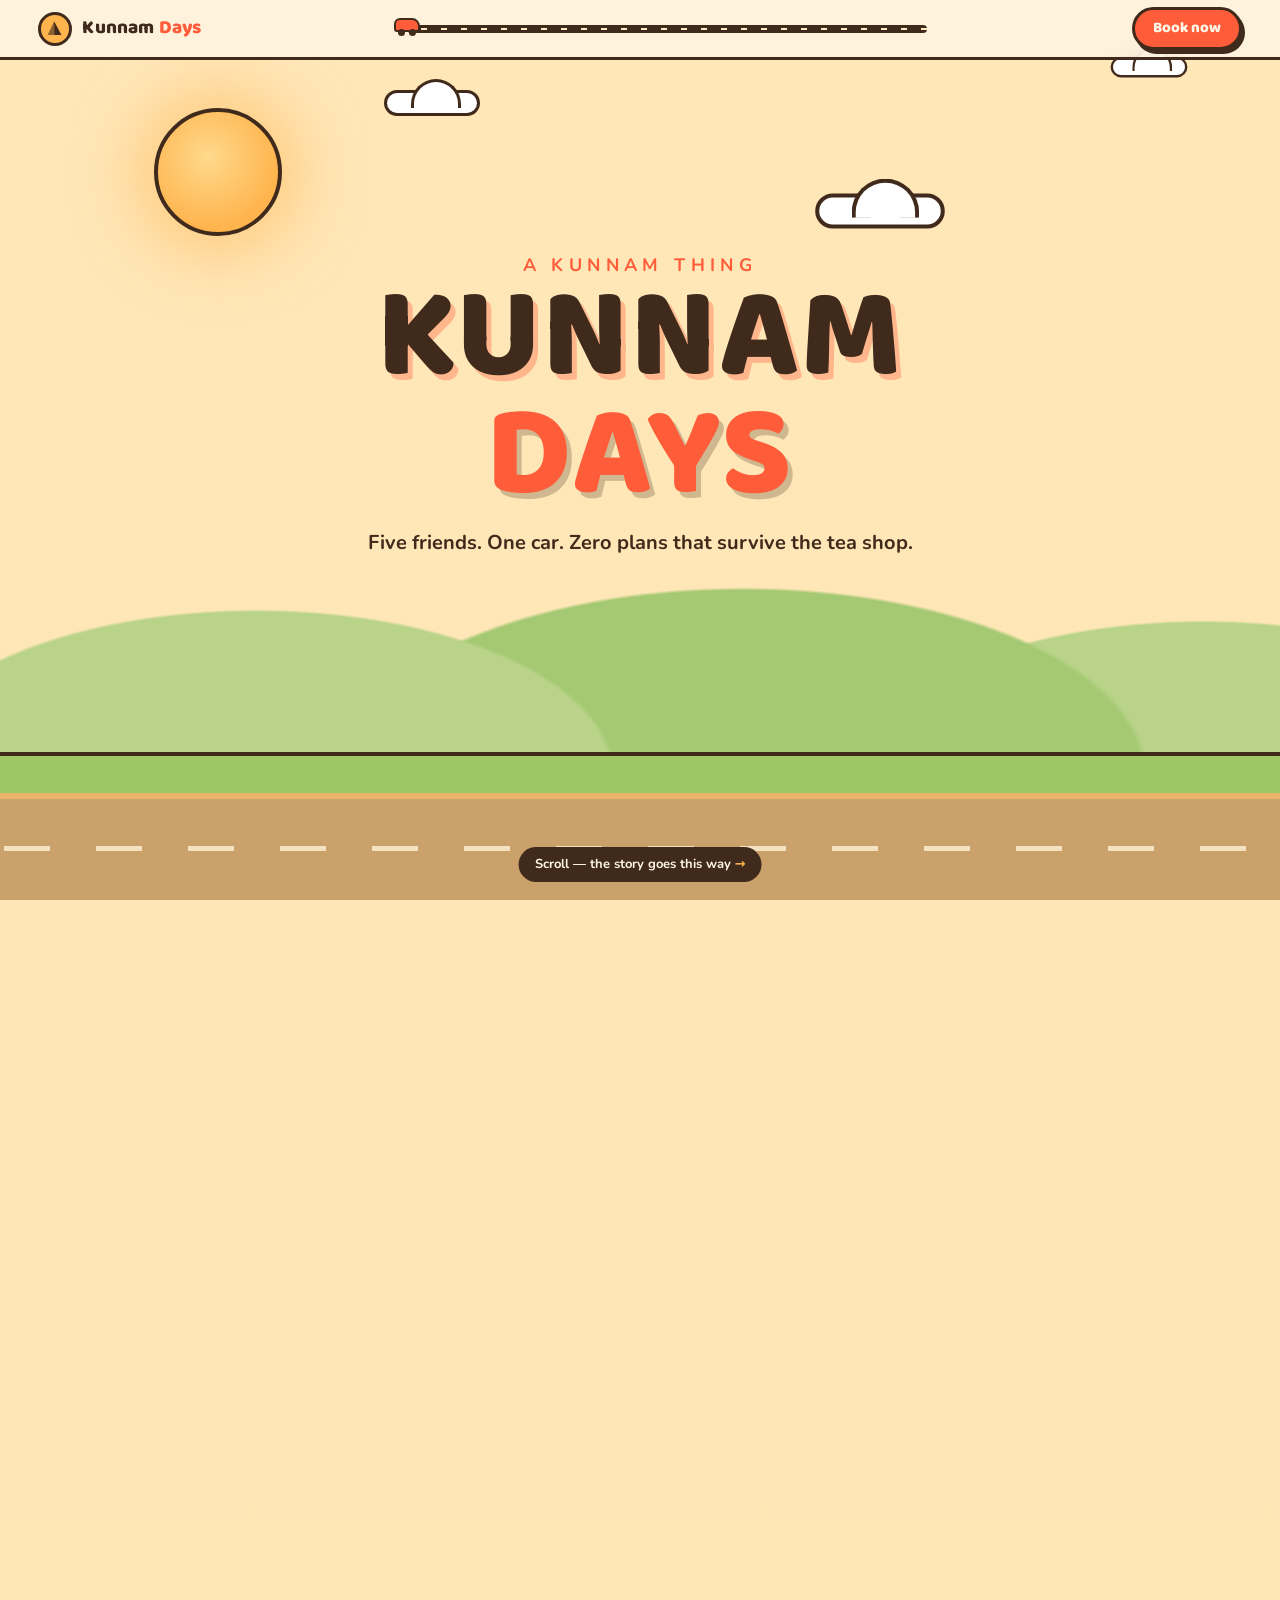
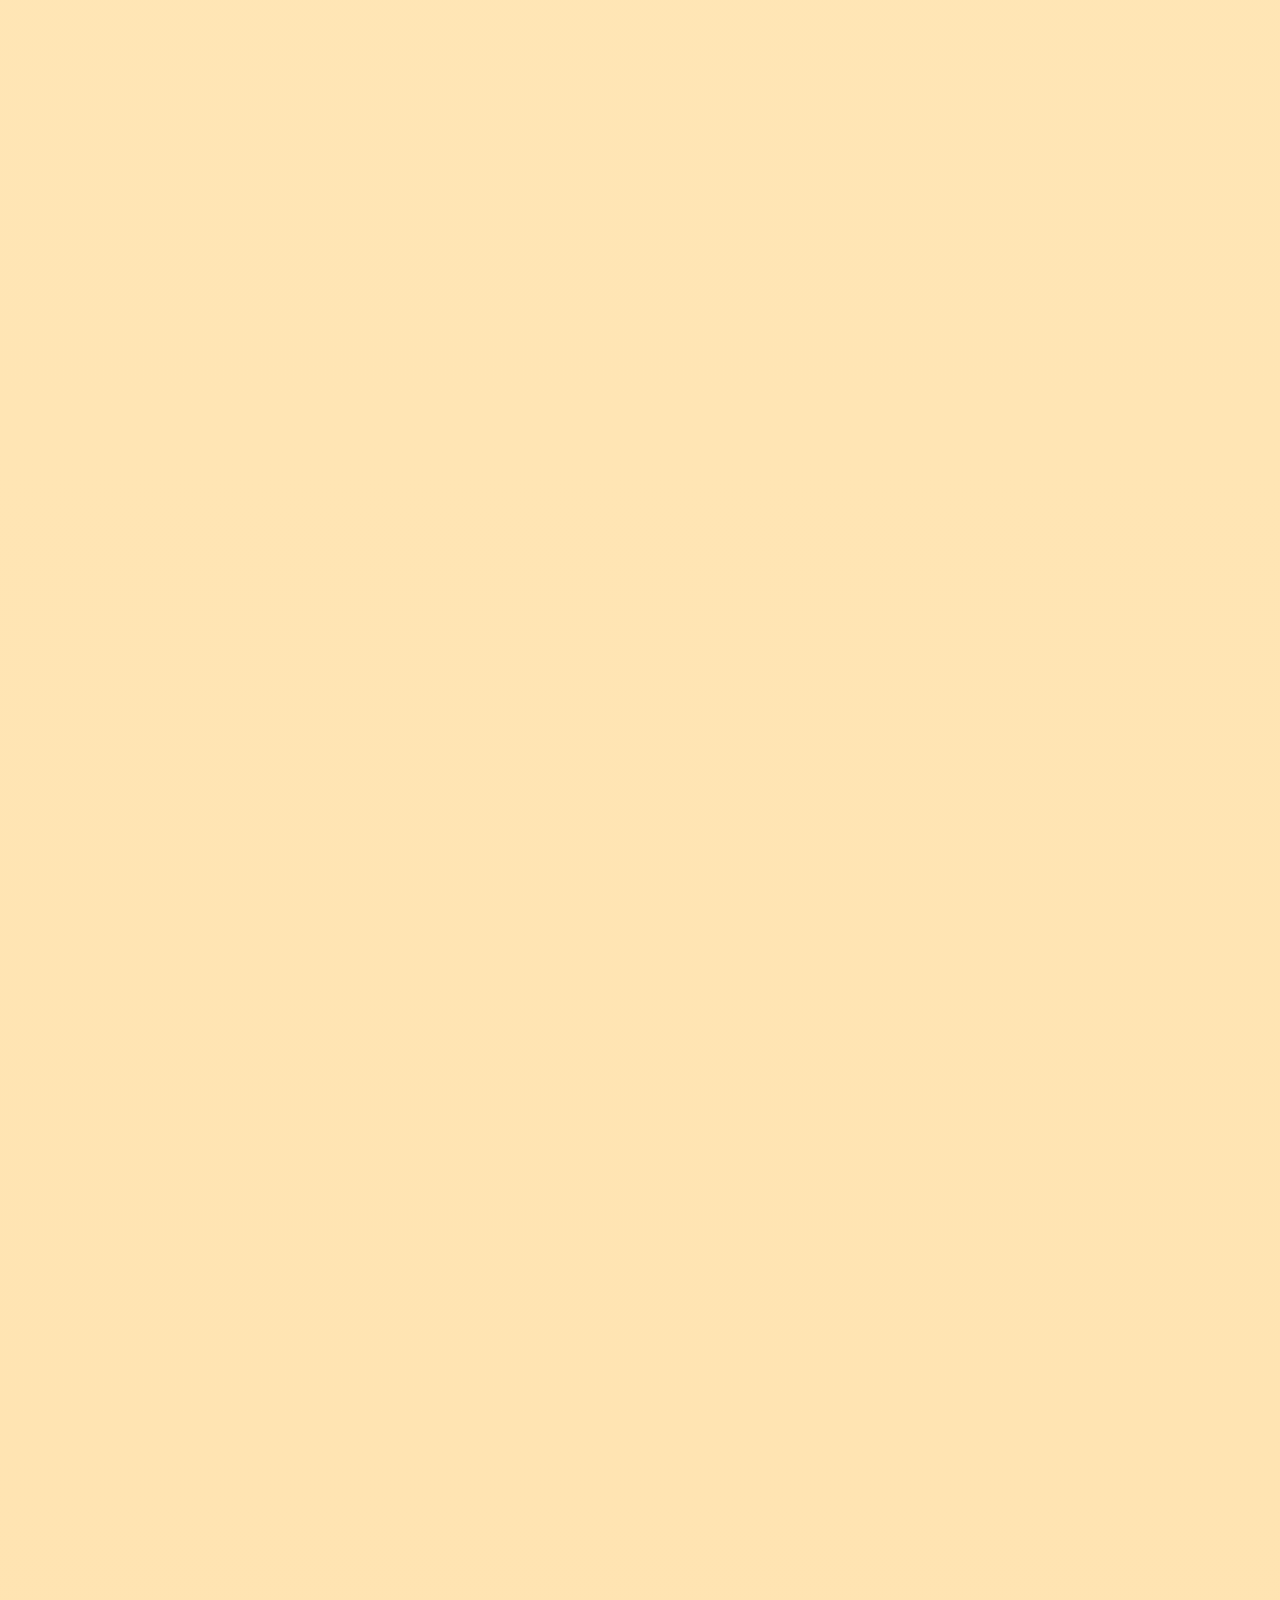
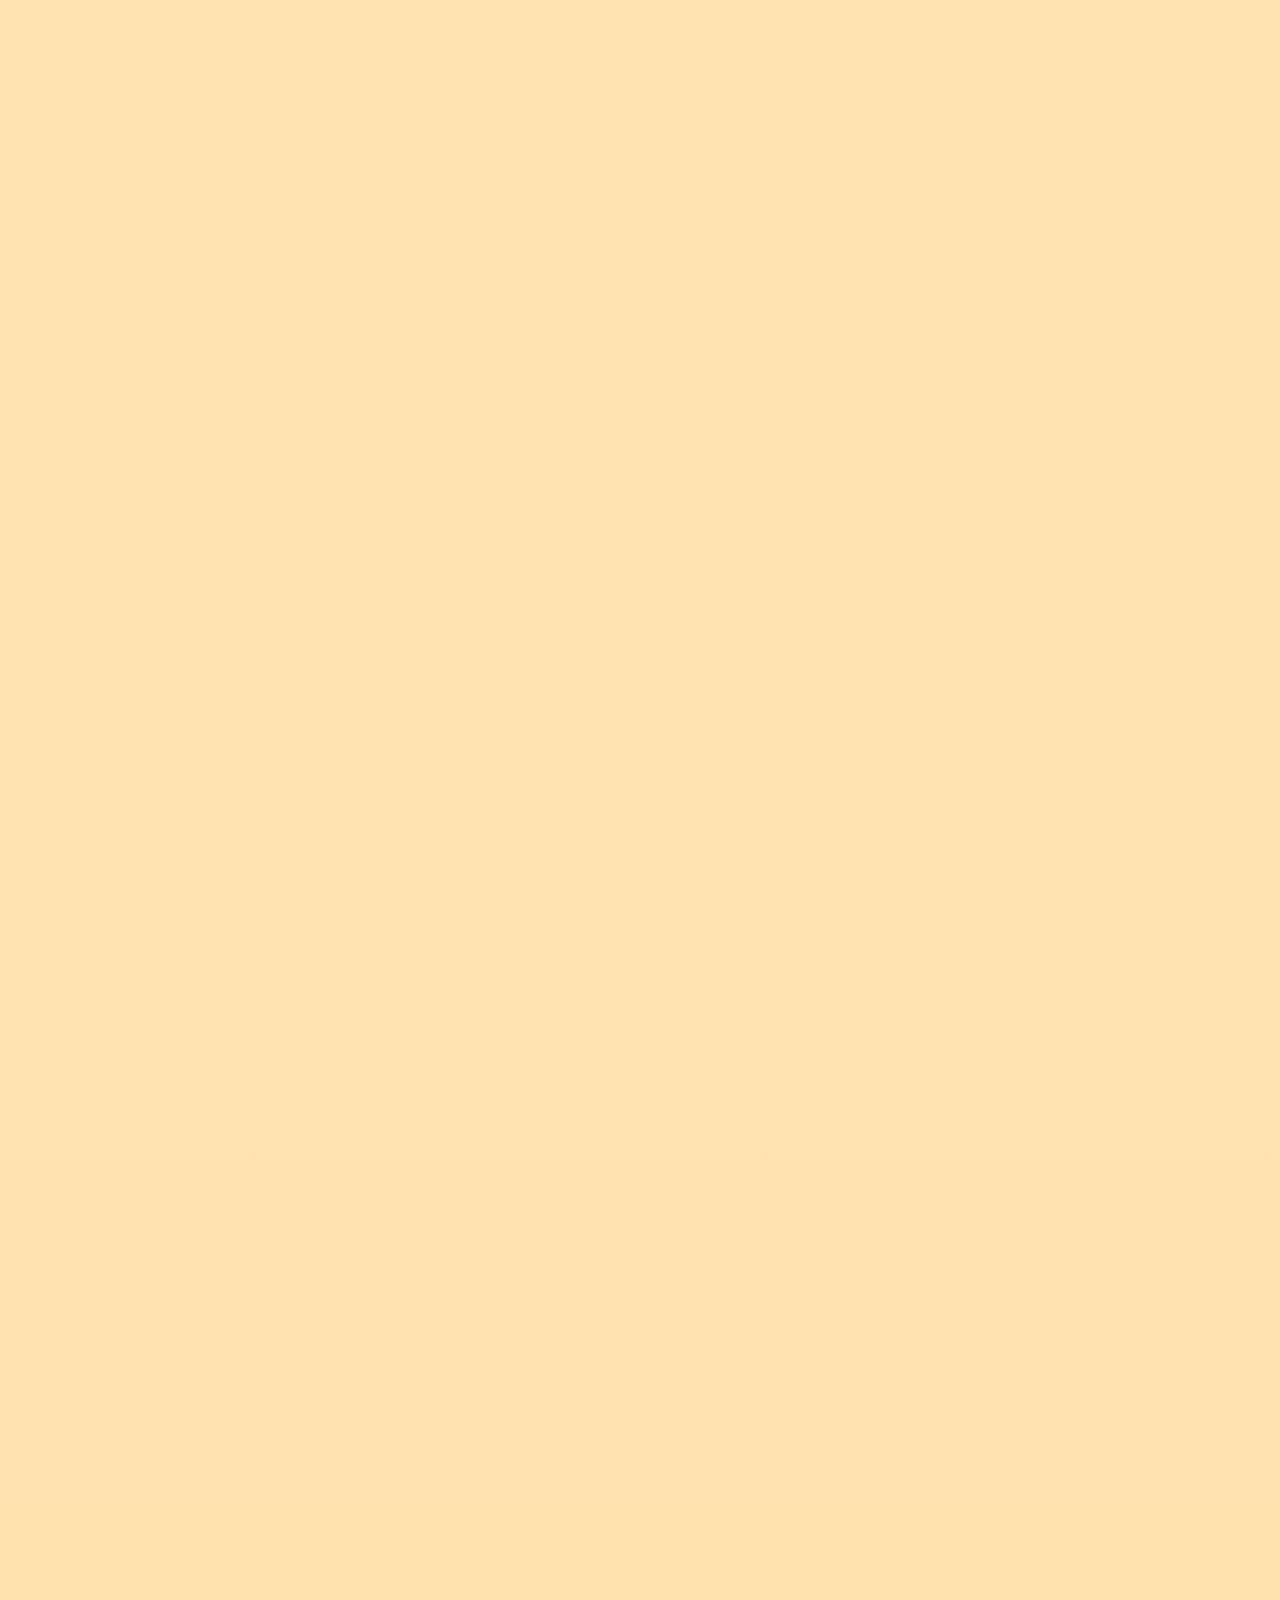
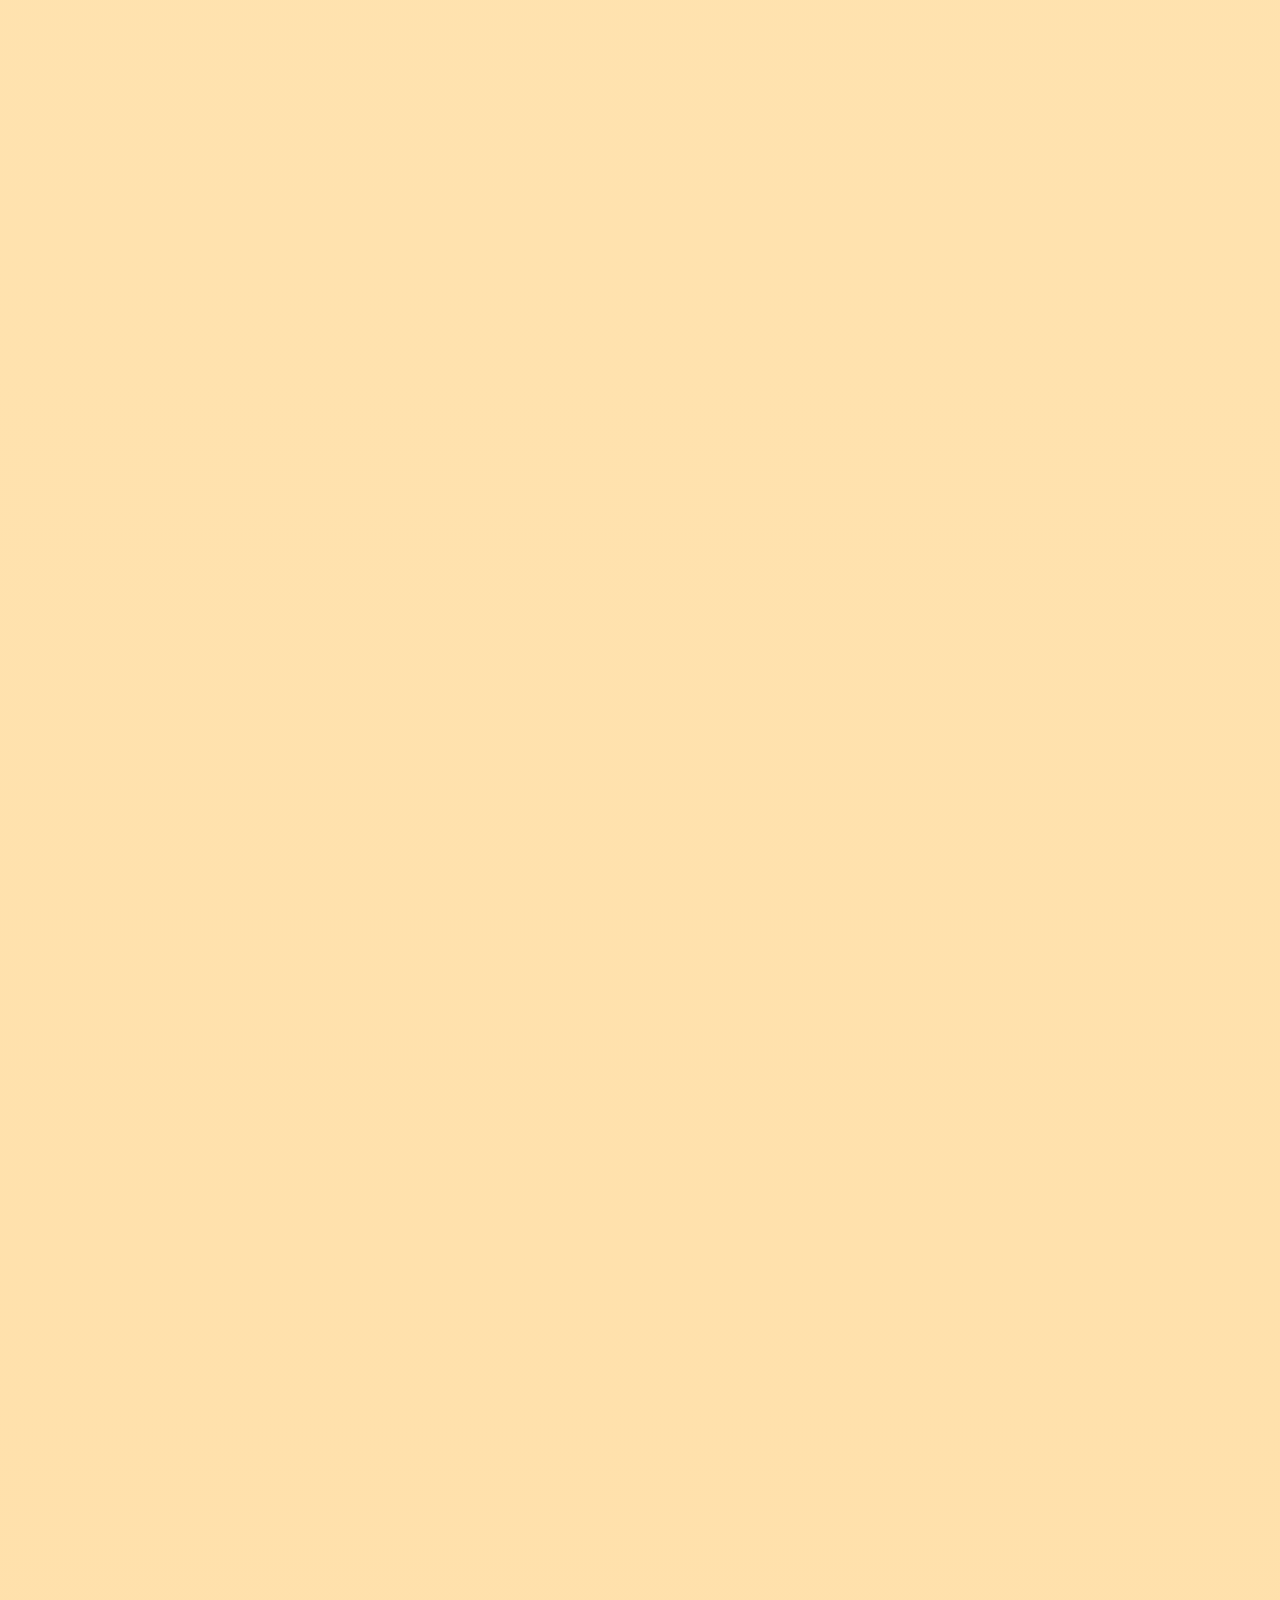
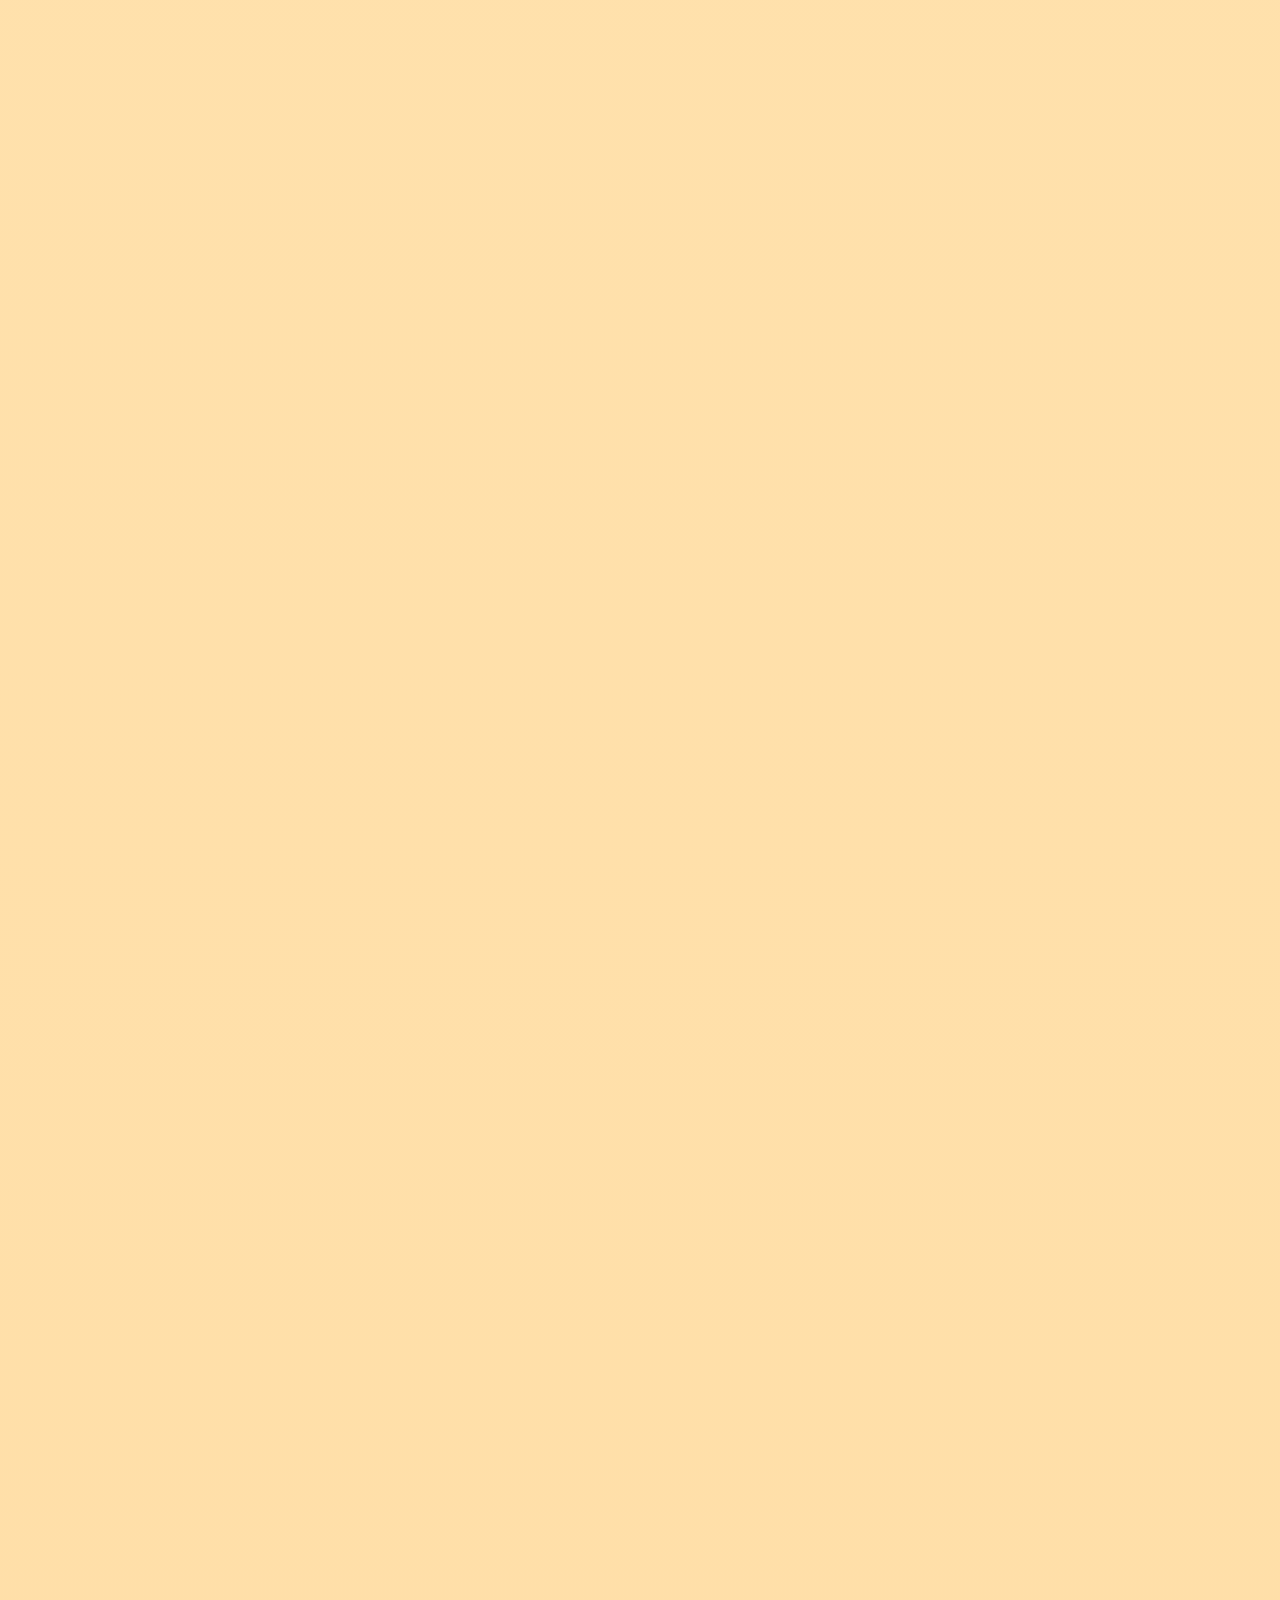
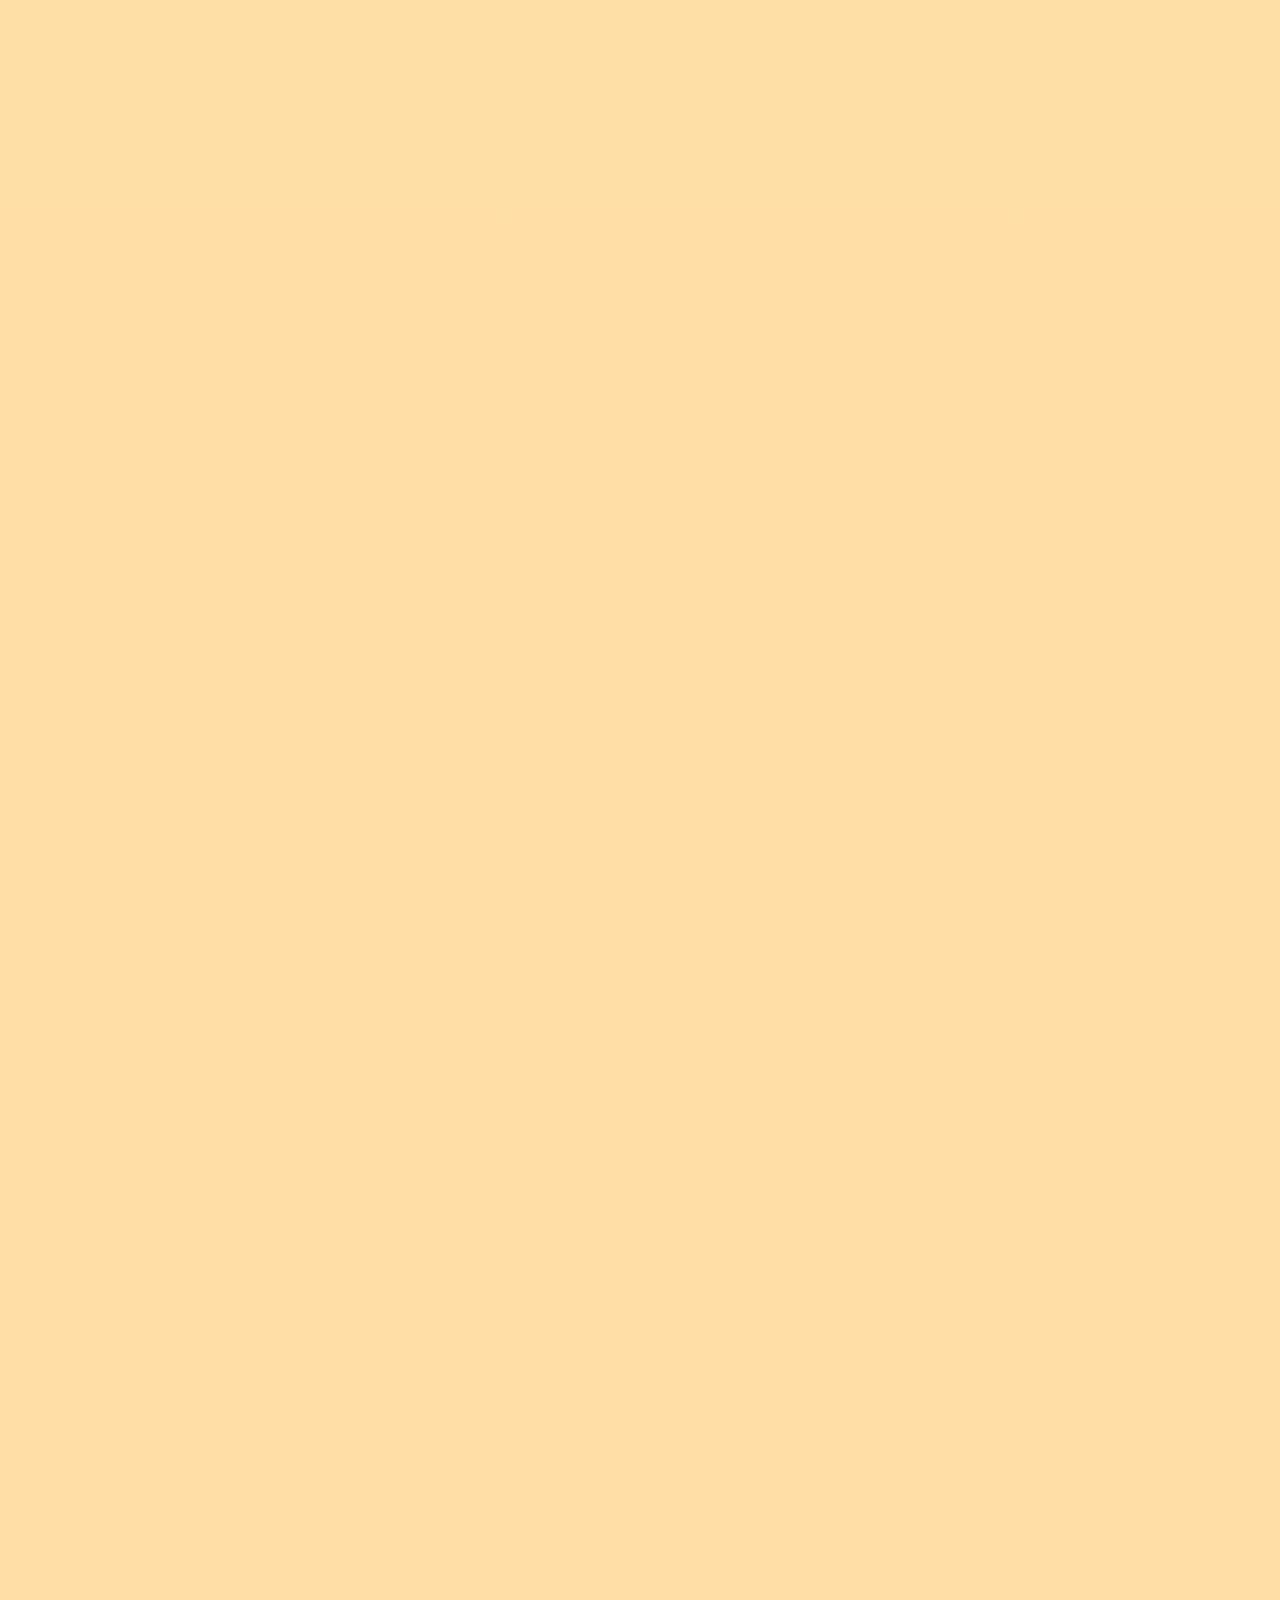
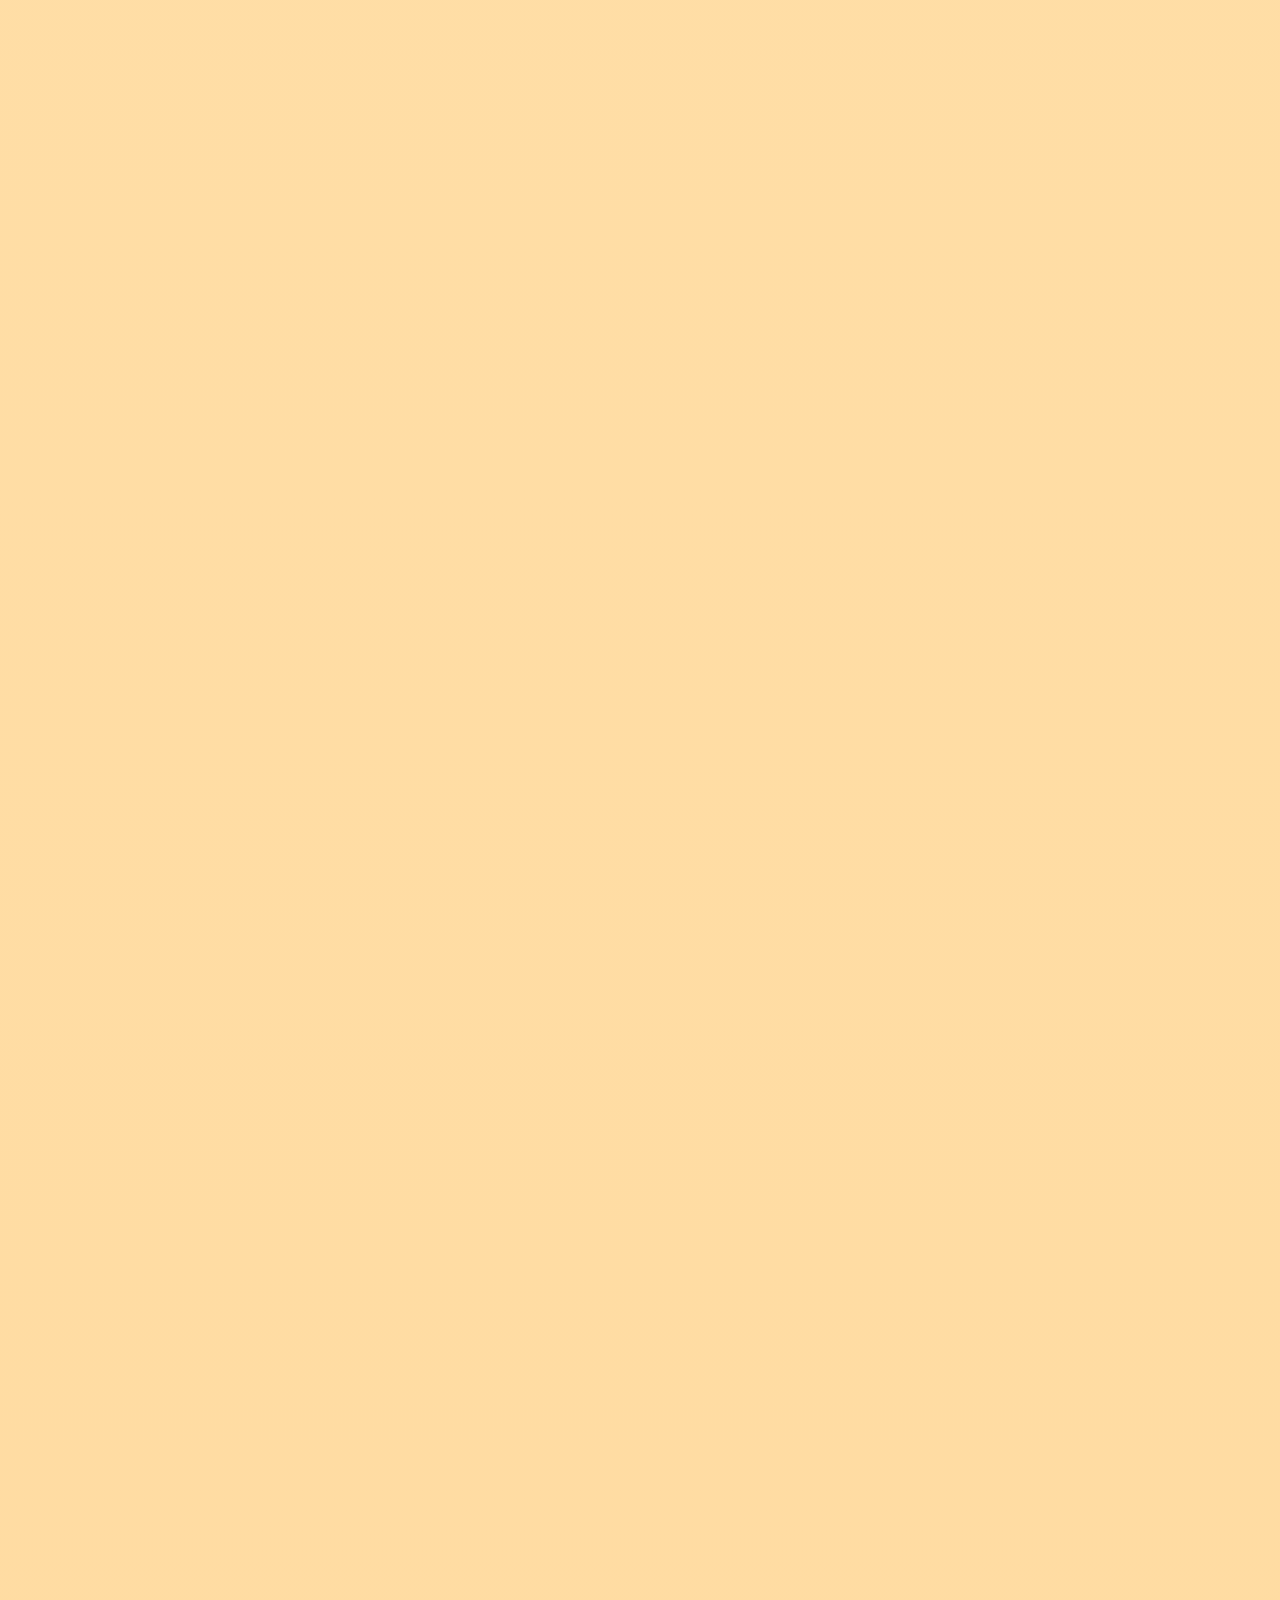
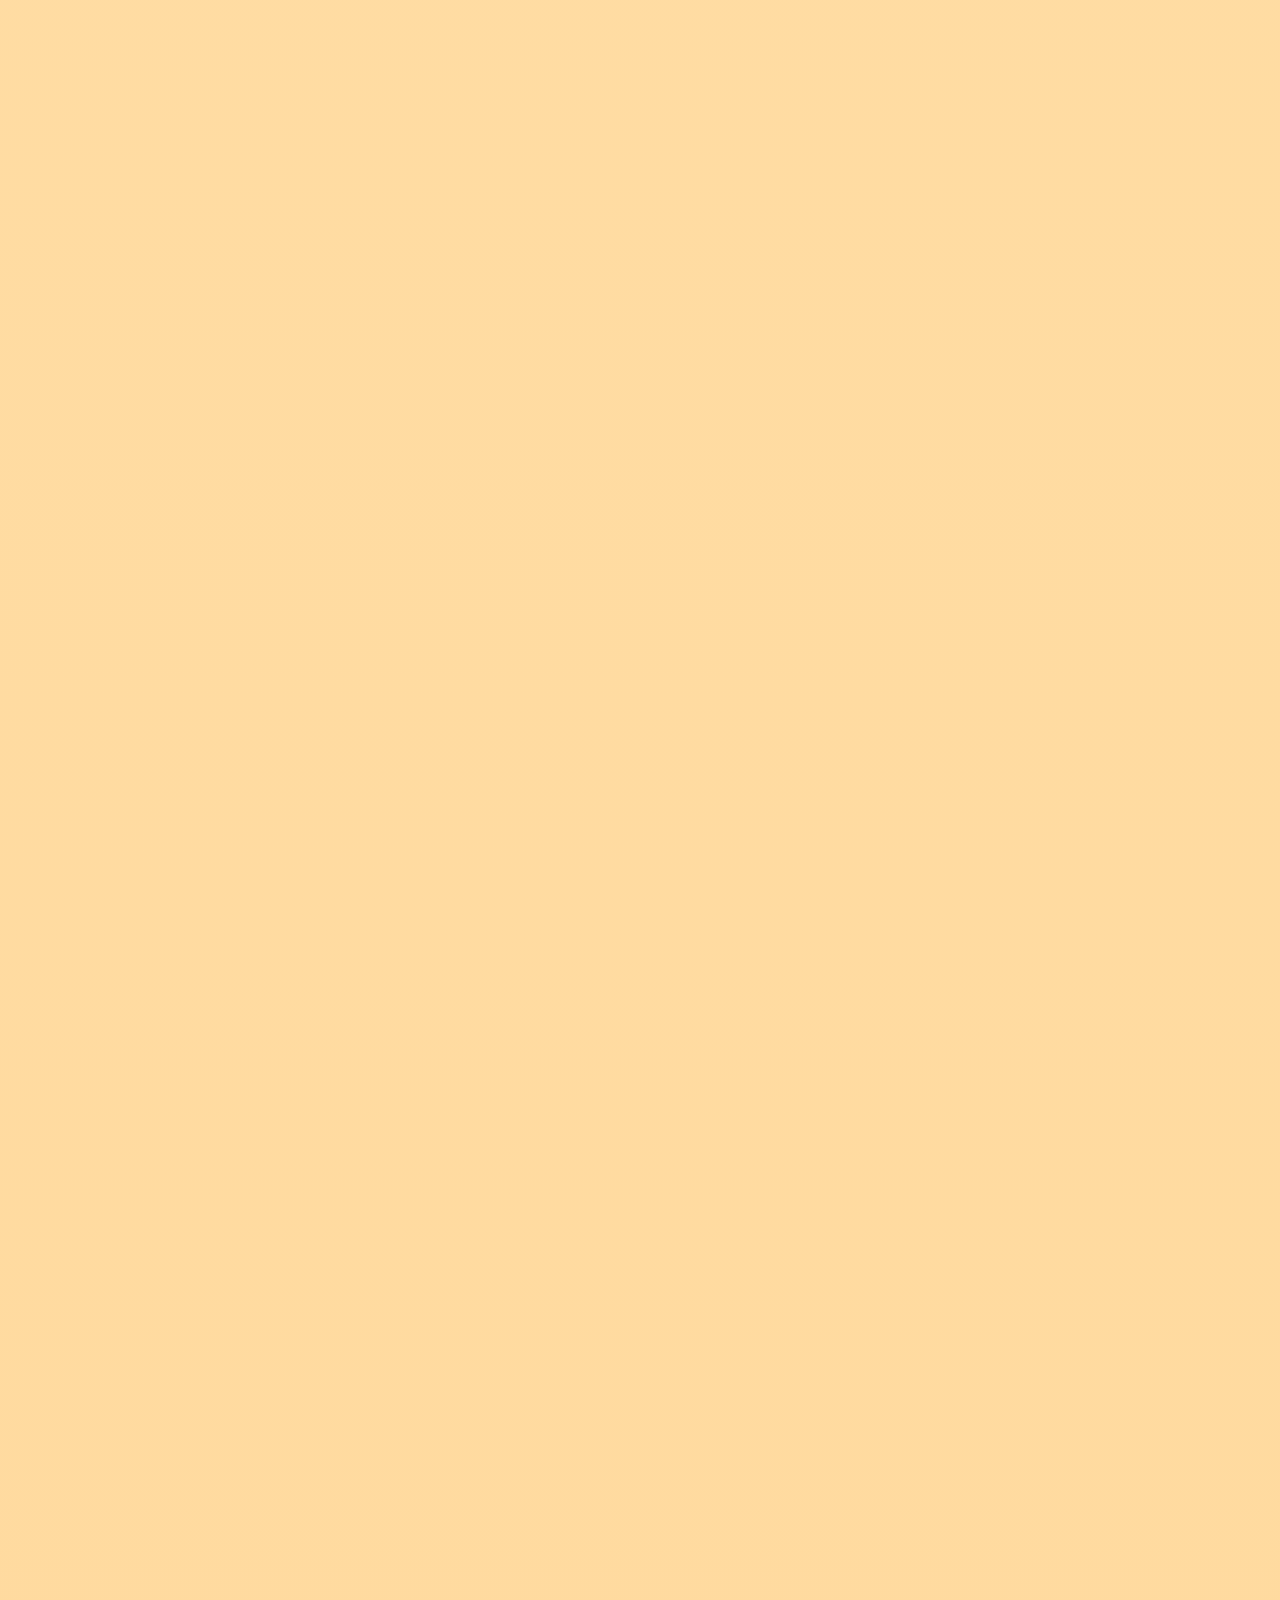
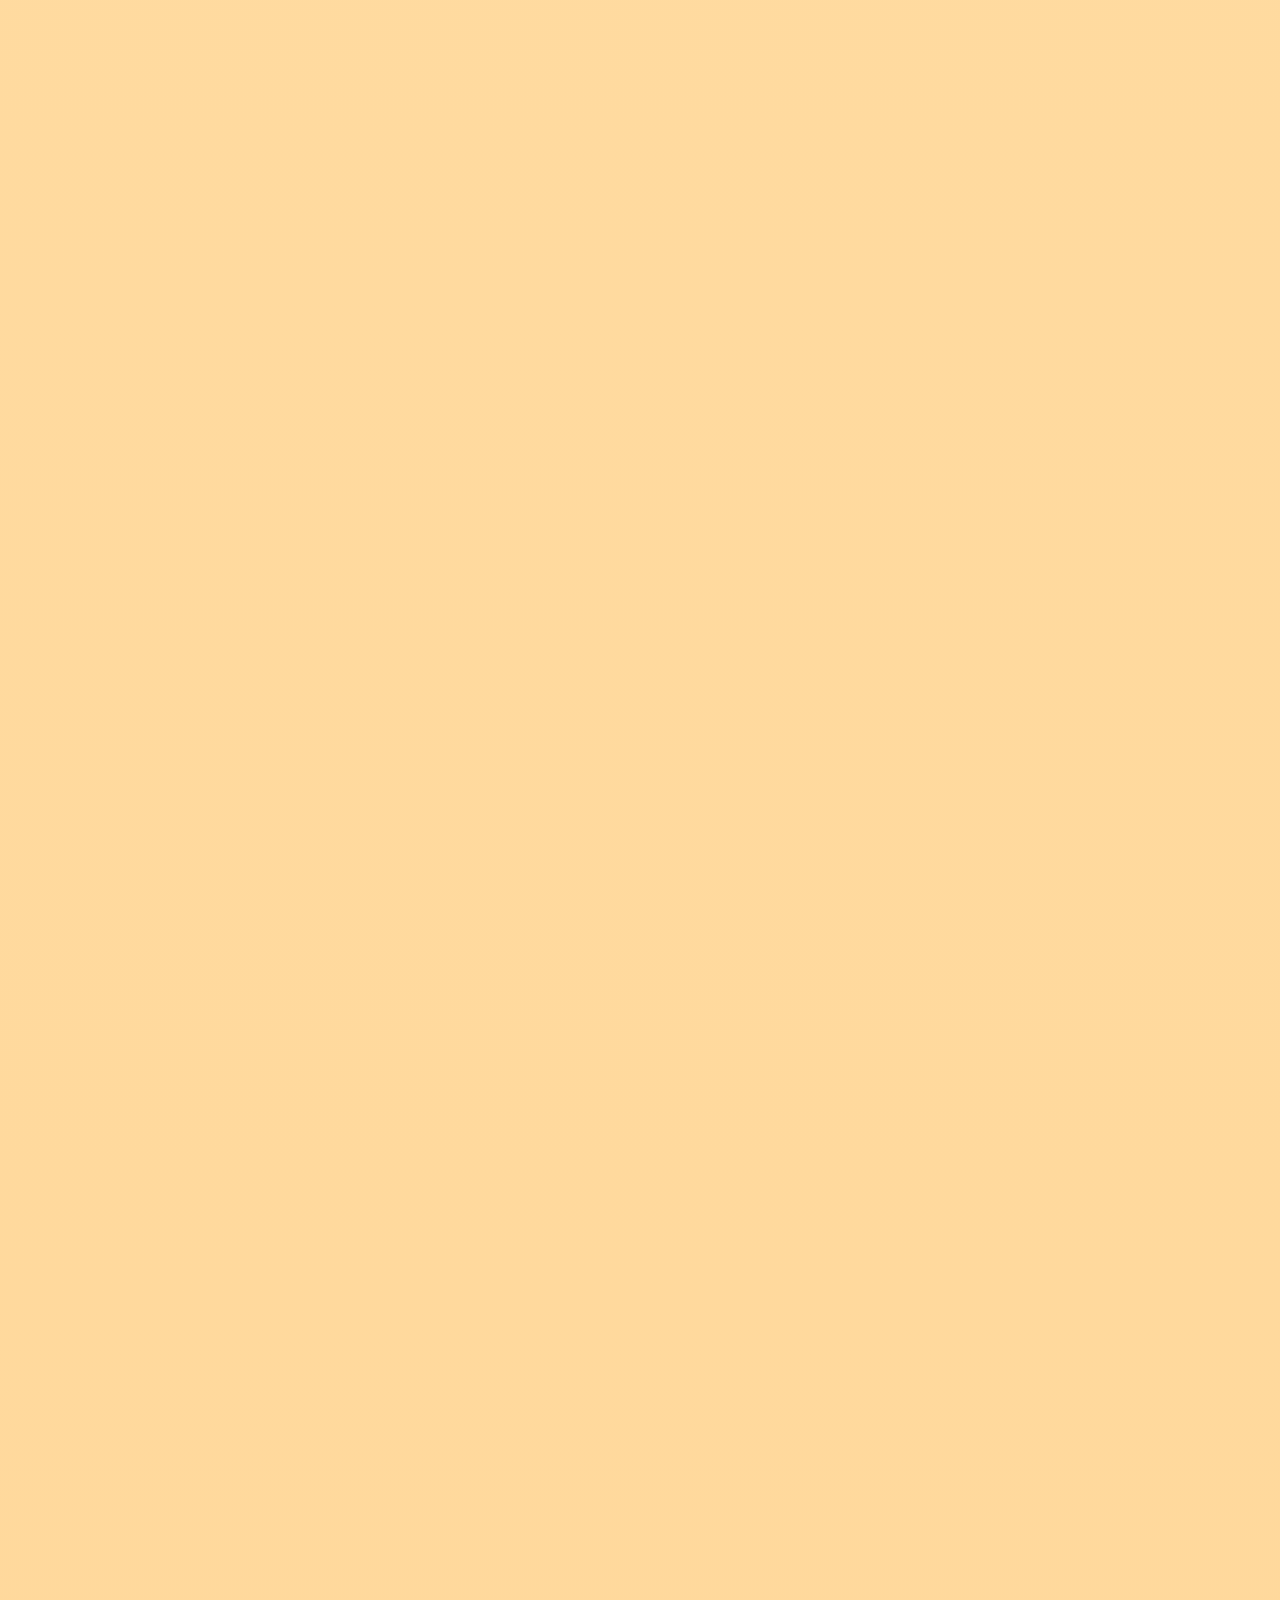
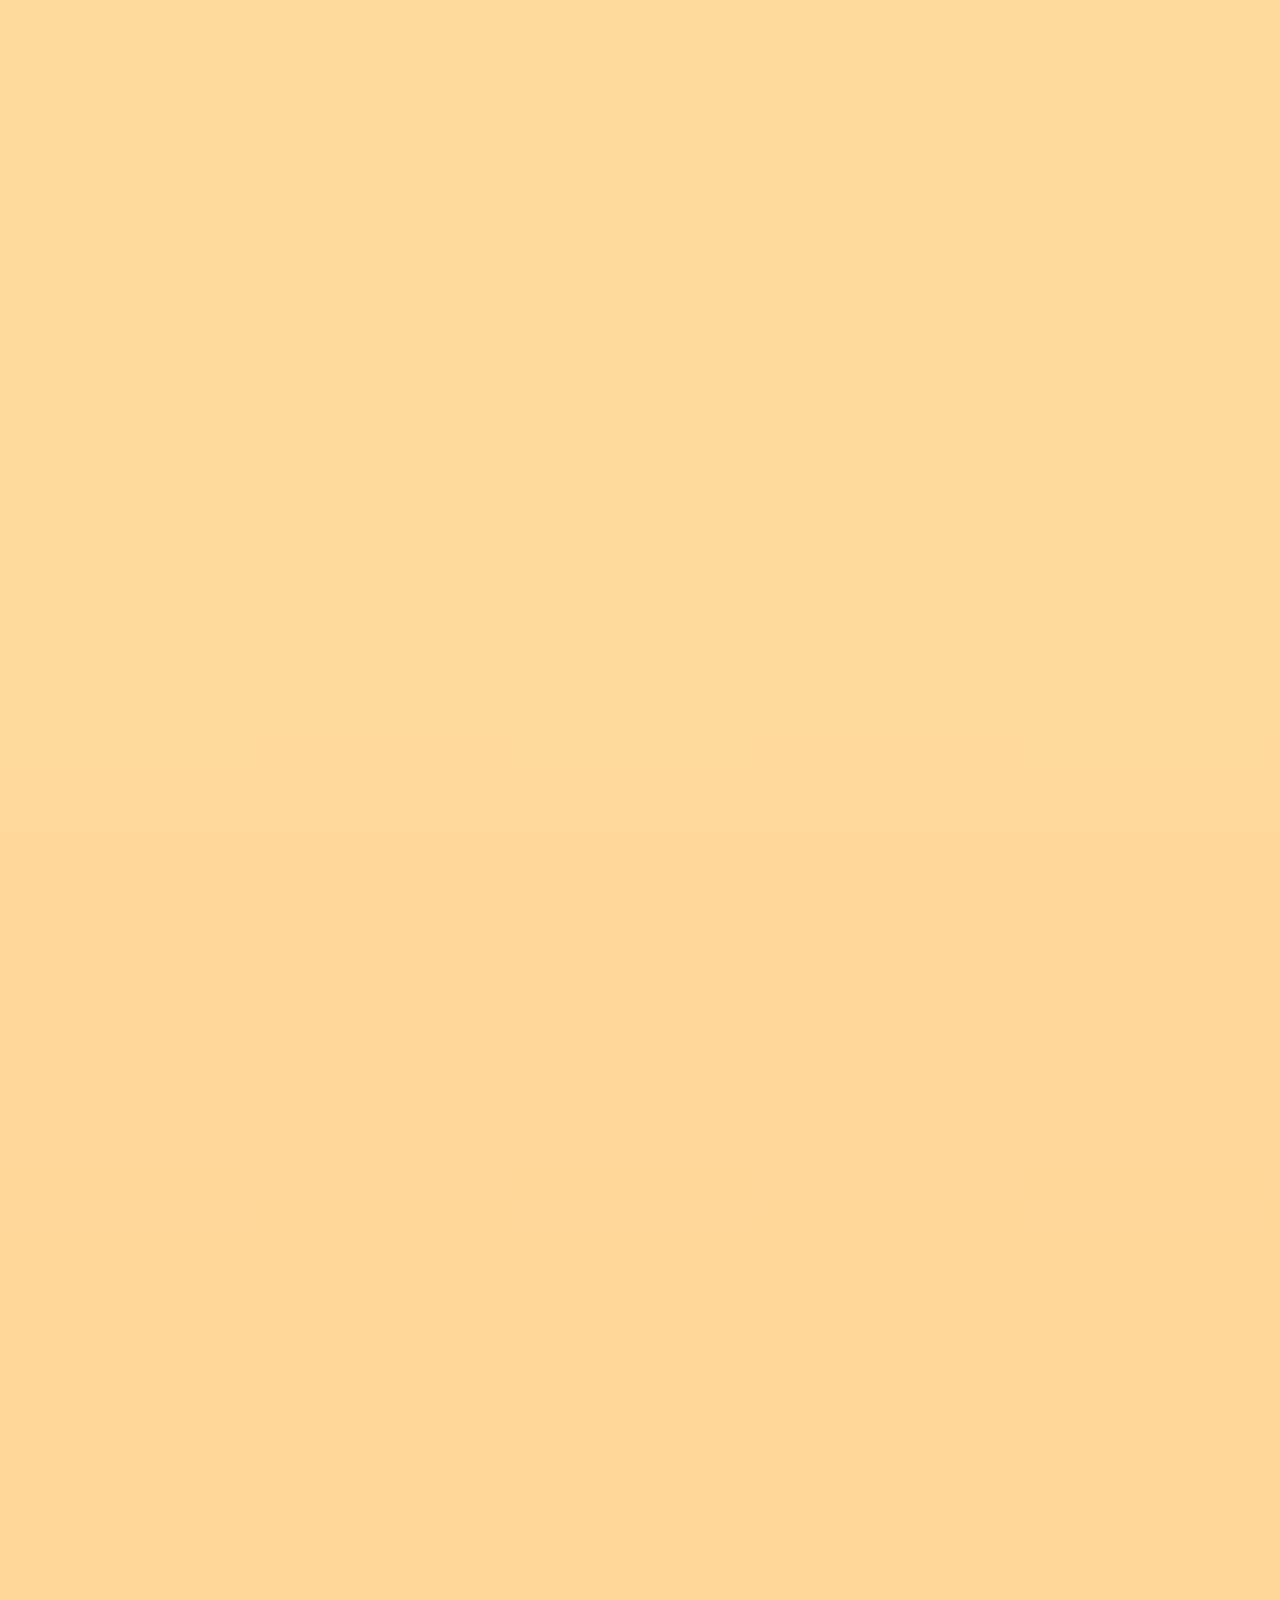
<file: tourism/index.html>
<!DOCTYPE html>
<html lang="en">
<head>
<meta charset="utf-8">
<meta name="viewport" content="width=device-width, initial-scale=1, viewport-fit=cover">
<title>KUNNAM Days — trips with your people</title>
<meta name="description" content="KUNNAM Days — five friends, one car, and the trip that starts at a tea shop. Scroll the story.">

<link rel="preconnect" href="https://fonts.googleapis.com">
<link rel="preconnect" href="https://fonts.gstatic.com" crossorigin>
<link href="https://fonts.googleapis.com/css2?family=Baloo+2:wght@600;700;800&family=Nunito:wght@600;700;800&display=swap" rel="stylesheet">

<link rel="icon" type="image/svg+xml" href="favicon.svg">
<link rel="stylesheet" href="days.css">
<script>document.documentElement.classList.add('js');</script>
</head>
<body>

<!-- ============================== nav ============================== -->
<header class="nav">
  <a class="nav__brand" href="../index.html" aria-label="Back to DIAZ">
    <span class="nav__sun">
      <svg viewBox="0 0 52 50" fill="none" aria-hidden="true">
        <path d="M22 4 L22 46 L2 46 Z" fill="currentColor" opacity=".6"/>
        <path d="M22 4 L44 46 L22 46 Z" fill="currentColor"/>
      </svg>
    </span>
    <b>Kunnam <i>Days</i></b>
  </a>

  <!-- the journey so far: a tiny car drives this road as you scroll -->
  <div class="navroad" aria-hidden="true">
    <i class="navroad__car" id="navCar"></i>
  </div>

  <a class="bookbtn" href="#" id="bookBtn">Book now</a>
</header>

<div class="cue" id="cue" aria-hidden="true">Scroll — the story goes this way <b>→</b></div>

<!-- ============================ the world ============================ -->
<main class="stage" aria-label="The KUNNAM Days story">

  <!-- fixed backdrop -->
  <div class="sky" aria-hidden="true">
    <i class="sun"></i>
    <i class="cloud cl1"></i><i class="cloud cl2"></i><i class="cloud cl3"></i>
  </div>
  <div class="hills" id="hills" aria-hidden="true"></div>

  <!-- the strip that pans -->
  <div class="world" id="world">

    <!-- ============ S0 · title ============ -->
    <section class="scene scene--intro" id="s0" data-scene data-w="100">
      <div class="intro">
        <p class="intro__kicker">A Kunnam thing</p>
        <h1 class="intro__logo">KUNNAM<span>DAYS</span></h1>
        <p class="intro__tag">Five friends. One car. Zero plans that survive the tea shop.</p>
      </div>
    </section>

    <!-- ============ S1 · the tea shop ============ -->
    <section class="scene" id="s1" data-scene data-w="120">
      <p class="board">Chapter 1 · The usual place</p>

      <div class="teashop">
        <i class="teashop__awning"></i>
        <b class="teashop__sign">TEA · ₹10</b>
        <i class="teashop__counter"></i>
        <i class="teashop__kettle"></i>
        <i class="steam st1"></i><i class="steam st2"></i>
      </div>

      <div class="bench bench--a"></div>
      <div class="table">
        <i class="chai"></i><i class="chai chai--b"></i>
        <i class="steam st3"></i>
      </div>
      <div class="bench bench--b"></div>

      <div class="slot slot--s1c1" data-char="c1" data-pose="sit" data-talk></div>
      <div class="slot slot--s1c2" data-char="c2" data-pose="sit" data-talk data-flip></div>

      <div class="paper" id="paper"><i></i><i></i><i></i></div>

      <div class="bubble bubble--s1a">Machaan… holidays?</div>
      <div class="bubble bubble--s1b">Hmm. Tea first.</div>
    </section>

    <!-- ============ S2 · the discovery ============ -->
    <section class="scene" id="s2" data-scene data-w="110">
      <p class="board">Chapter 2 · Page 7, bottom corner</p>

      <div class="bigpaper">
        <b class="bigpaper__mast">THE DAILY KUNNAM</b>
        <i class="bigpaper__line"></i><i class="bigpaper__line"></i><i class="bigpaper__line short"></i>
        <div class="ad">
          <b>KUNNAM DAYS</b>
          <span>5 days · hills to beach · ₹9,999</span>
          <em>your gang goes free-ish*</em>
        </div>
      </div>

      <div class="slot slot--s2c2" data-char="c2" data-pose="stand"></div>
      <i class="spark sp1"></i><i class="spark sp2"></i><i class="spark sp3"></i>

      <div class="bubble bubble--s2">DEI. Look at THIS.</div>
    </section>

    <!-- ============ S3 · the plan ============ -->
    <section class="scene" id="s3" data-scene data-w="115">
      <p class="board">Chapter 3 · Recruitment drive</p>

      <i class="lamppost lp1"></i>
      <i class="shopfront sf1"></i>
      <i class="shopfront sf2"></i>
      <i class="lamppost lp2"></i>

      <div class="walkers" id="walkers">
        <div class="slot slot--s3c1" data-char="c1" data-pose="walk"></div>
        <div class="slot slot--s3c2" data-char="c2" data-pose="walk"></div>
        <i class="map"></i>
      </div>

      <div class="bubble bubble--s3">First stop: that lazy fellow.</div>
    </section>

    <!-- ============ S4 · the lazy one ============ -->
    <section class="scene" id="s4" data-scene data-w="150">
      <p class="board">Chapter 4 · Extraction</p>

      <div class="house">
        <i class="house__roof"></i>
        <i class="house__wall"></i>
        <div class="tv"><i class="tv__glow"></i></div>
        <div class="sofa"></div>
        <i class="house__door"></i>
      </div>

      <div class="slot slot--s4c3" data-char="c3" data-pose="slouch"></div>
      <div class="slot slot--s4c1" data-char="c1" data-pose="stand"></div>
      <div class="slot slot--s4c2" data-char="c2" data-pose="stand" data-flip></div>

      <div class="amma" id="amma">
        <i class="amma__body"></i><i class="amma__head"></i><i class="amma__arm"></i>
      </div>
      <i class="broom" id="broom"></i>

      <div class="bubble bubble--s4a">Dei! Trip! Get UP!</div>
      <div class="bubble bubble--s4b">5 more minutes…</div>
      <div class="bubble bubble--s4c bubble--pow">AIYYO! TAKE HIM!</div>
    </section>

    <!-- ============ S5 · the cricketer ============ -->
    <section class="scene" id="s5" data-scene data-w="145">
      <p class="board">Chapter 5 · Deep mid-wicket</p>

      <i class="pitch"></i>
      <i class="stumps"></i>
      <div class="slot slot--s5c4" data-char="c4" data-pose="bat"></div>
      <i class="bat" id="bat"></i>
      <i class="ball" id="ball"></i>
      <b class="six" id="six">SIX!</b>

      <div class="gang3">
        <div class="slot slot--s5c1" data-char="c1" data-pose="stand"></div>
        <div class="slot slot--s5c2" data-char="c2" data-pose="stand"></div>
        <div class="slot slot--s5c3" data-char="c3" data-pose="stand"></div>
      </div>

      <div class="bubble bubble--s5a">Last ball, then beach?</div>
      <div class="bubble bubble--s5b">…okay. Coming.</div>
    </section>

    <!-- ============ S6 · the bus stop ============ -->
    <section class="scene" id="s6" data-scene data-w="145">
      <p class="board">Chapter 6 · The kidnapping (friendly)</p>

      <div class="busstop">
        <i class="busstop__roof"></i>
        <i class="busstop__pole"></i>
        <b class="busstop__sign">BUS</b>
        <i class="busstop__bench"></i>
      </div>

      <div class="slot slot--s6c5" data-char="c5" data-pose="sit"></div>

      <div class="car car--s6" id="carS6">
        <svg class="car__svg" viewBox="0 0 340 150" fill="none" aria-hidden="true">
          <path d="M20 96 Q20 62 58 58 L92 30 Q98 22 110 22 L216 22 Q228 22 234 30 L266 58 Q318 64 318 96 L318 108 Q318 116 310 116 L28 116 Q20 116 20 108 Z" fill="#ff8d3a" stroke="#402a1c" stroke-width="5"/>
          <path d="M104 32 L204 32 L228 58 L96 58 Z" fill="#bfe8f2" stroke="#402a1c" stroke-width="4"/>
          <rect x="150" y="32" width="6" height="26" fill="#402a1c"/>
          <g class="car__wheel"><circle cx="86" cy="116" r="22" fill="#402a1c"/><circle cx="86" cy="116" r="9" fill="#ffe9c2"/></g>
          <g class="car__wheel"><circle cx="252" cy="116" r="22" fill="#402a1c"/><circle cx="252" cy="116" r="9" fill="#ffe9c2"/></g>
          <rect x="20" y="86" width="298" height="8" fill="#e5671f"/>
        </svg>
        <img class="car__face f1" src="images/character_first.png" alt="">
        <img class="car__face f2" src="images/charater_second.png" alt="">
        <img class="car__face f3" src="images/character_third.png" alt="">
        <img class="car__face f4" src="images/character_fourth.png" alt="">
        <!-- c5 pops up in here the moment he's pulled off the bench -->
        <img class="car__face f5" src="images/character_fifth.png" alt="">
      </div>

      <i class="dust" id="dust"></i>
      <div class="bubble bubble--s6a">Bus is late anyway!</div>
      <div class="bubble bubble--s6b">Get in. Beach emergency.</div>
    </section>

    <!-- ============ S7 · the road trip ============ -->
    <section class="scene" id="s7" data-scene data-w="190">
      <p class="board">Chapter 7 · Windows down</p>

      <i class="peak pk1"></i><i class="peak pk2"></i><i class="peak pk3"></i>
      <i class="tree t1"></i><i class="tree t2"></i><i class="tree t3"></i><i class="tree t4"></i>
      <i class="bird b1"></i><i class="bird b2"></i><i class="bird b3"></i>

      <div class="car car--trip" id="carTrip">
        <svg class="car__svg" viewBox="0 0 340 150" fill="none" aria-hidden="true">
          <path d="M20 96 Q20 62 58 58 L92 30 Q98 22 110 22 L216 22 Q228 22 234 30 L266 58 Q318 64 318 96 L318 108 Q318 116 310 116 L28 116 Q20 116 20 108 Z" fill="#ff8d3a" stroke="#402a1c" stroke-width="5"/>
          <path d="M104 32 L204 32 L228 58 L96 58 Z" fill="#bfe8f2" stroke="#402a1c" stroke-width="4"/>
          <rect x="150" y="32" width="6" height="26" fill="#402a1c"/>
          <g class="car__wheel"><circle cx="86" cy="116" r="22" fill="#402a1c"/><circle cx="86" cy="116" r="9" fill="#ffe9c2"/></g>
          <g class="car__wheel"><circle cx="252" cy="116" r="22" fill="#402a1c"/><circle cx="252" cy="116" r="9" fill="#ffe9c2"/></g>
          <rect x="20" y="86" width="298" height="8" fill="#e5671f"/>
        </svg>
        <img class="car__face f1" src="images/character_first.png" alt="">
        <img class="car__face f2" src="images/charater_second.png" alt="">
        <img class="car__face f3" src="images/character_third.png" alt="">
        <img class="car__face f4" src="images/character_fourth.png" alt="">
        <img class="car__face f5" src="images/character_fifth.png" alt="">
        <i class="note n1">♪</i><i class="note n2">♫</i>
      </div>

      <div class="bubble bubble--s7">This. THIS is the life.</div>
    </section>

    <!-- ============ S8 · the beach ============ -->
    <section class="scene scene--beach" id="s8" data-scene data-w="165">
      <p class="board">Chapter 8 · Kunnam Days</p>

      <i class="sea"><i class="wave"></i></i>
      <i class="sand"></i>
      <i class="palm pm1"></i><i class="palm pm2"></i>
      <i class="brella"></i>
      <i class="beachball" id="beachball"></i>
      <i class="tourist tr1"></i><i class="tourist tr2"></i><i class="tourist tr3"></i>

      <div class="slot slot--s8c1" data-char="c1" data-pose="dance"></div>
      <div class="slot slot--s8c2" data-char="c2" data-pose="dance"></div>
      <div class="slot slot--s8c3" data-char="c3" data-pose="relax"></div>
      <div class="slot slot--s8c4" data-char="c4" data-pose="dance"></div>
      <div class="slot slot--s8c5" data-char="c5" data-pose="selfie"></div>
      <i class="phone"></i>

      <div class="endcard" id="endcard">
        <h2>Your gang. Your days.</h2>
        <p>5-day trips across hills, roads and one very good beach — planned, driven and chai-stopped by <b>KUNNAM Days</b>.</p>
        <a class="bookbtn bookbtn--big" href="#">Book your days · ₹9,999</a>
        <footer class="foot">
          <span>Kunnam Days is a fictional brand — a landing page study.</span>
          <a href="../index.html">← Back to DIAZ</a>
        </footer>
      </div>
    </section>
  </div>
</main>

<div id="spacer" aria-hidden="true"></div>

<script src="days.js"></script>
</body>
</html>
</file>
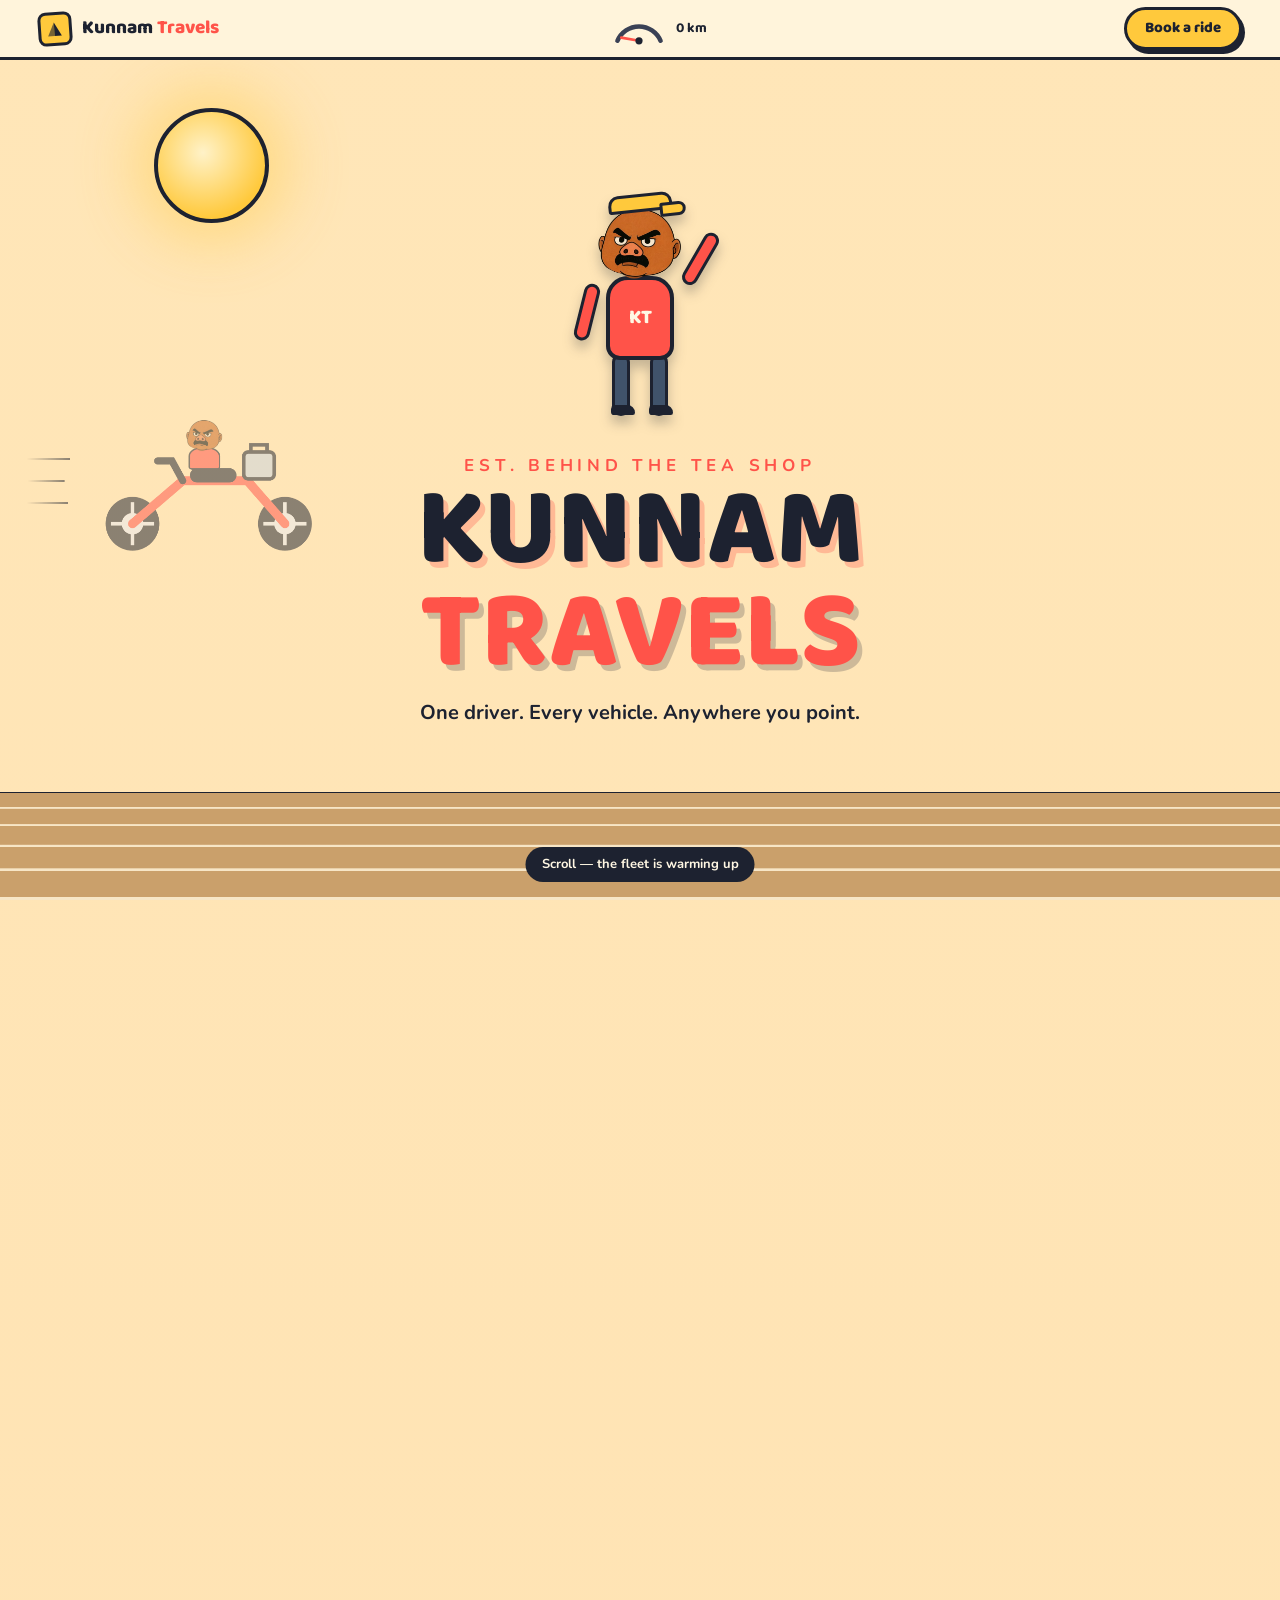
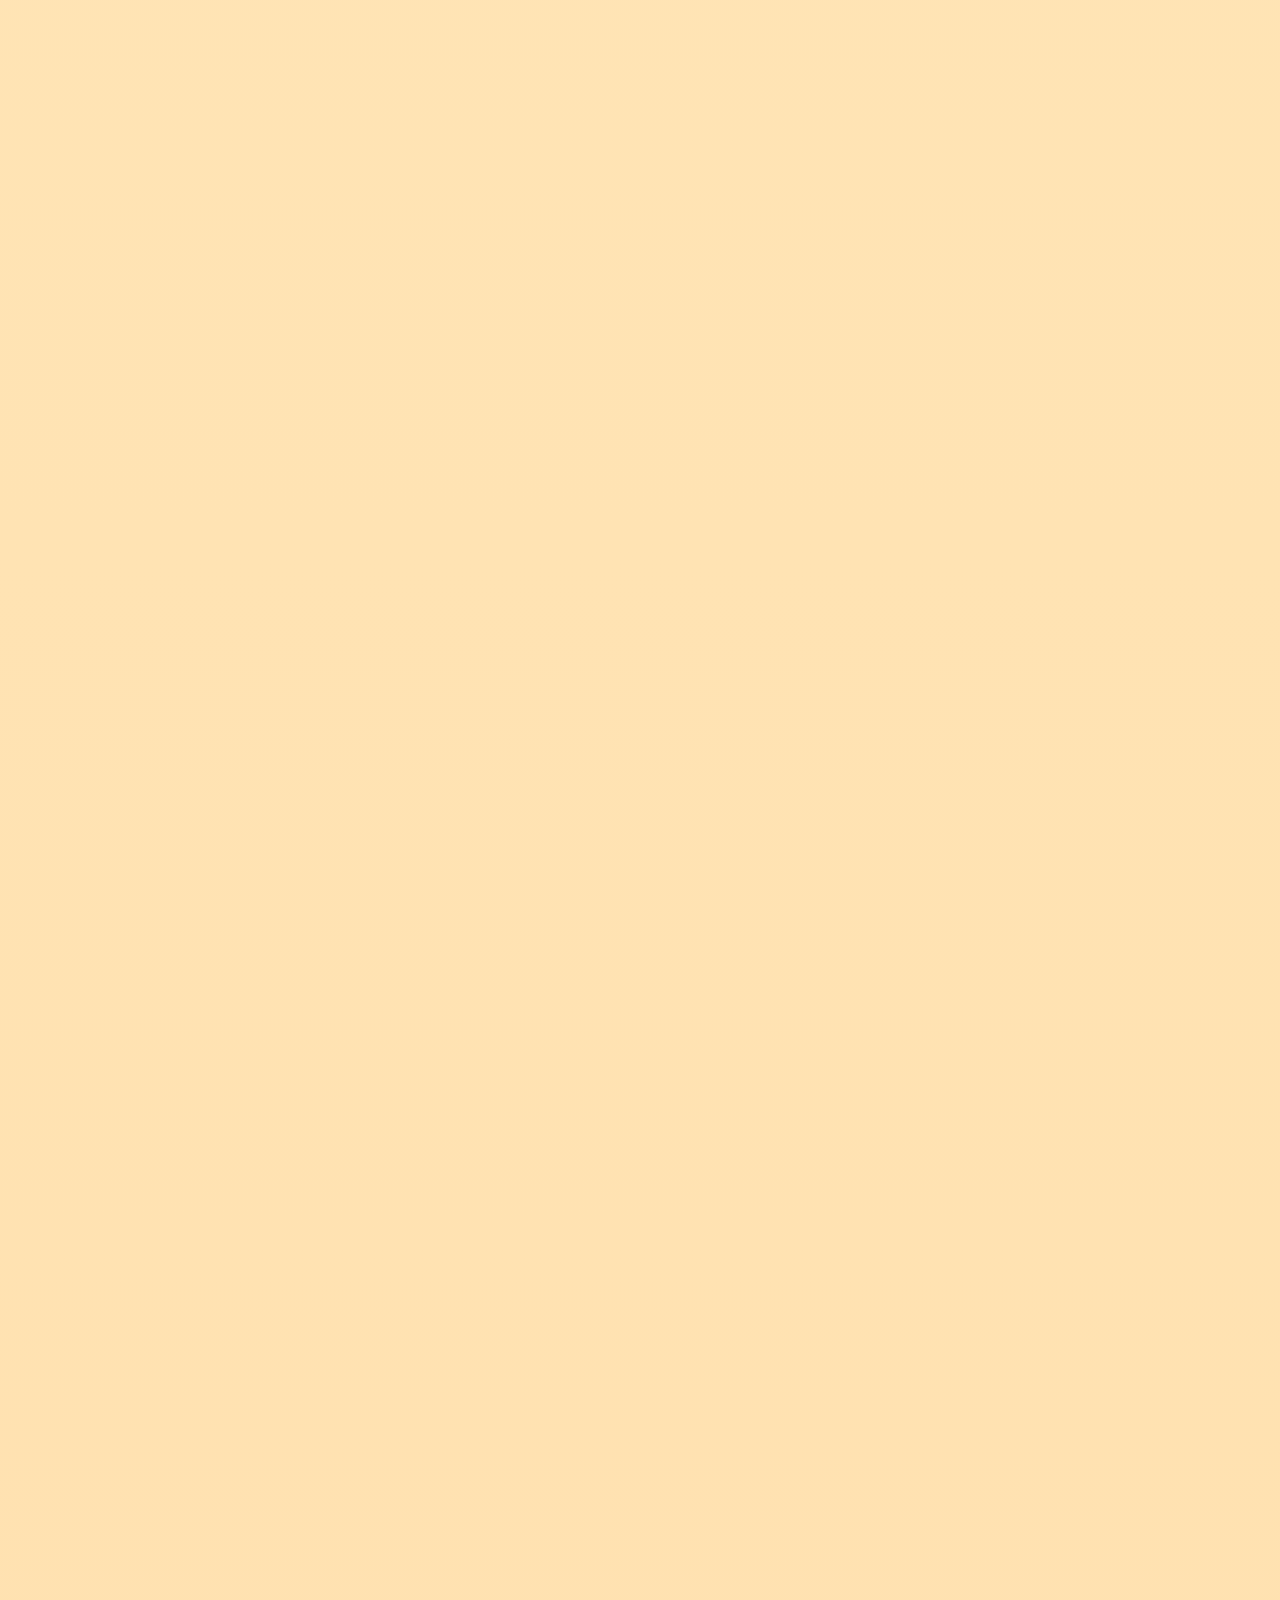
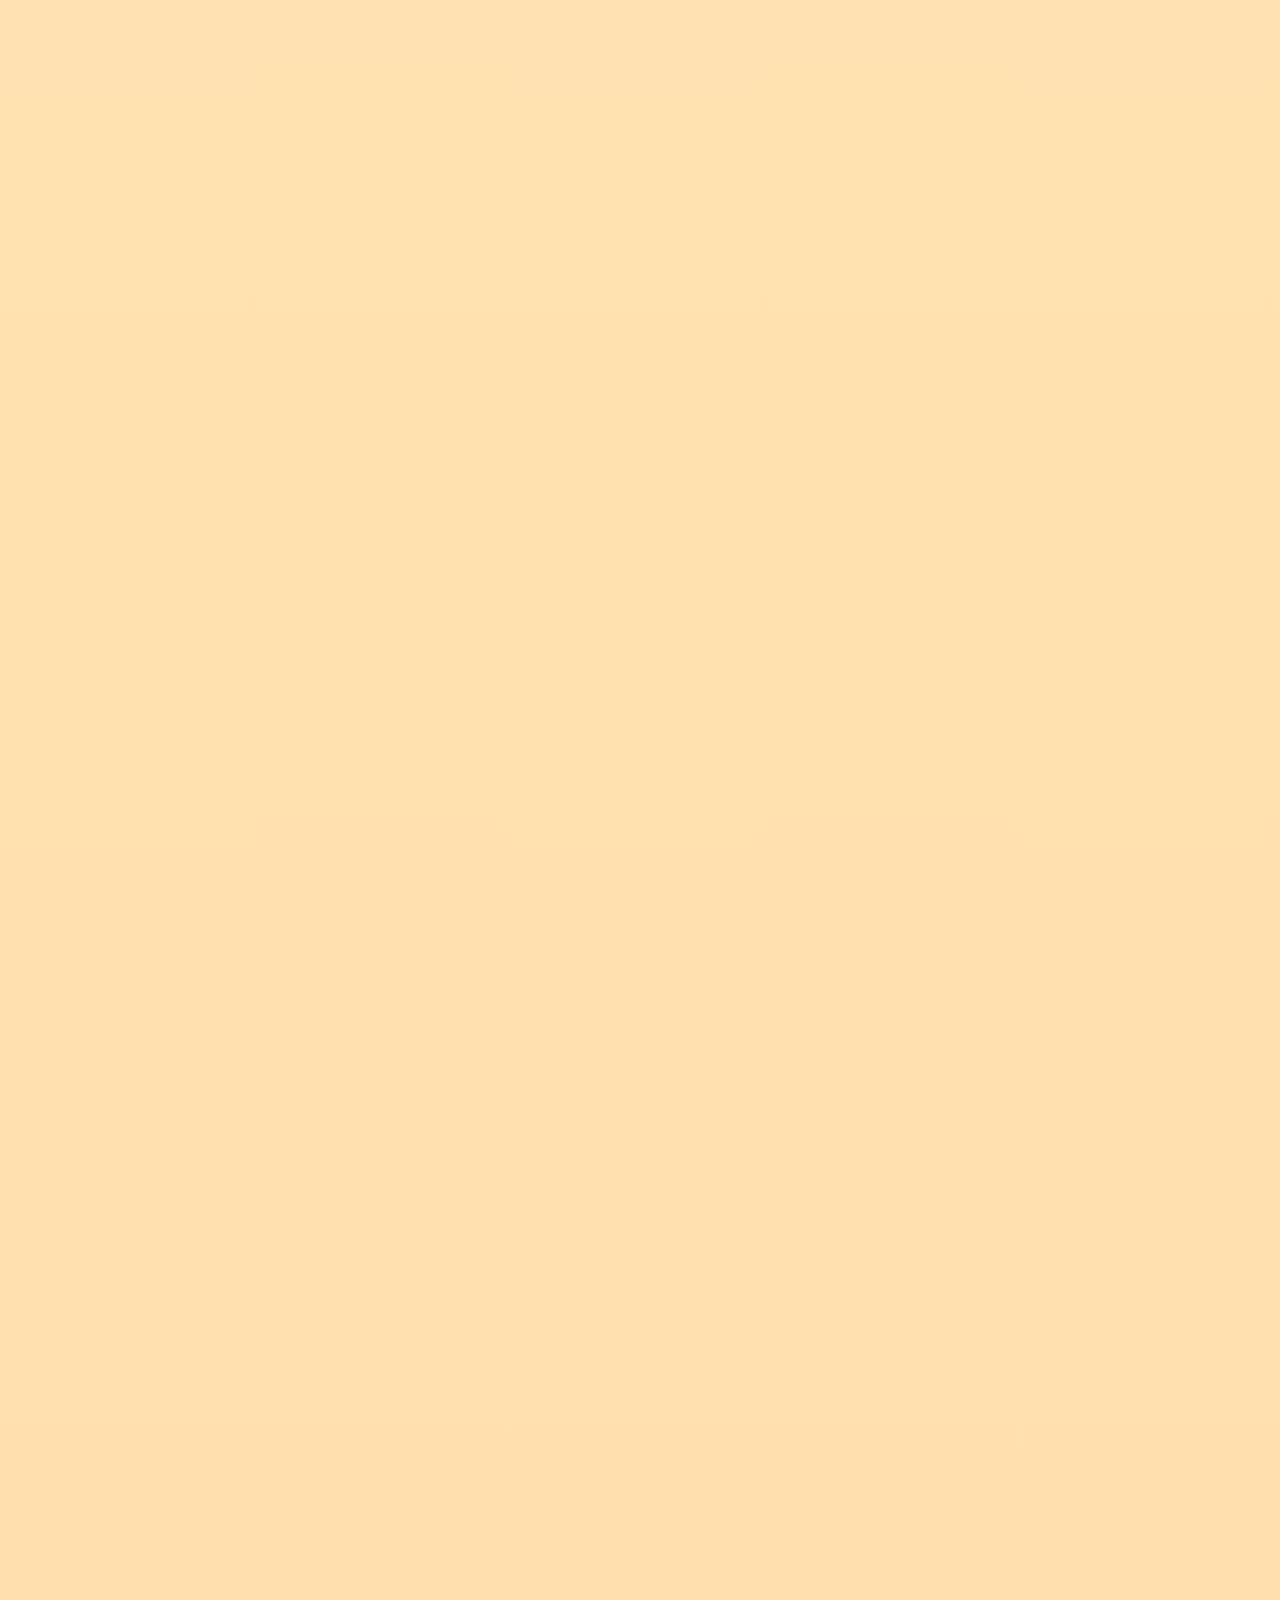
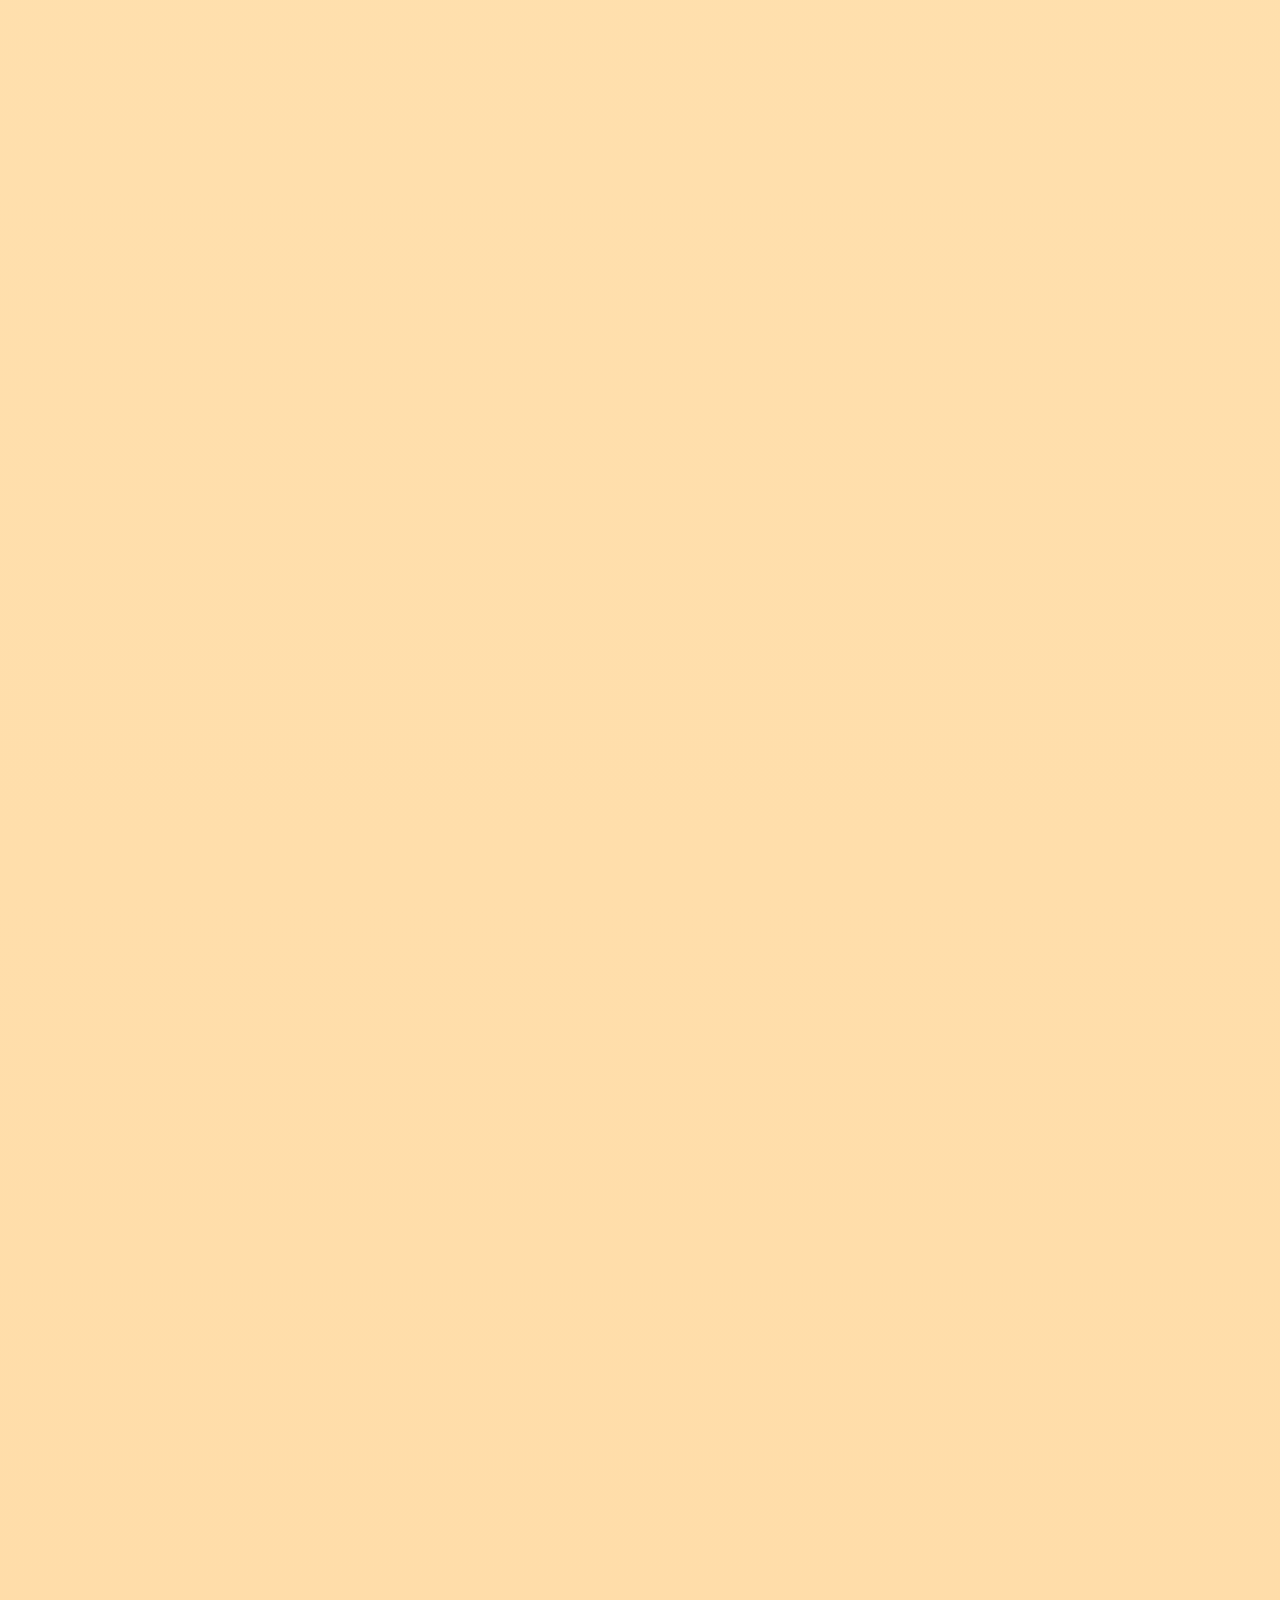
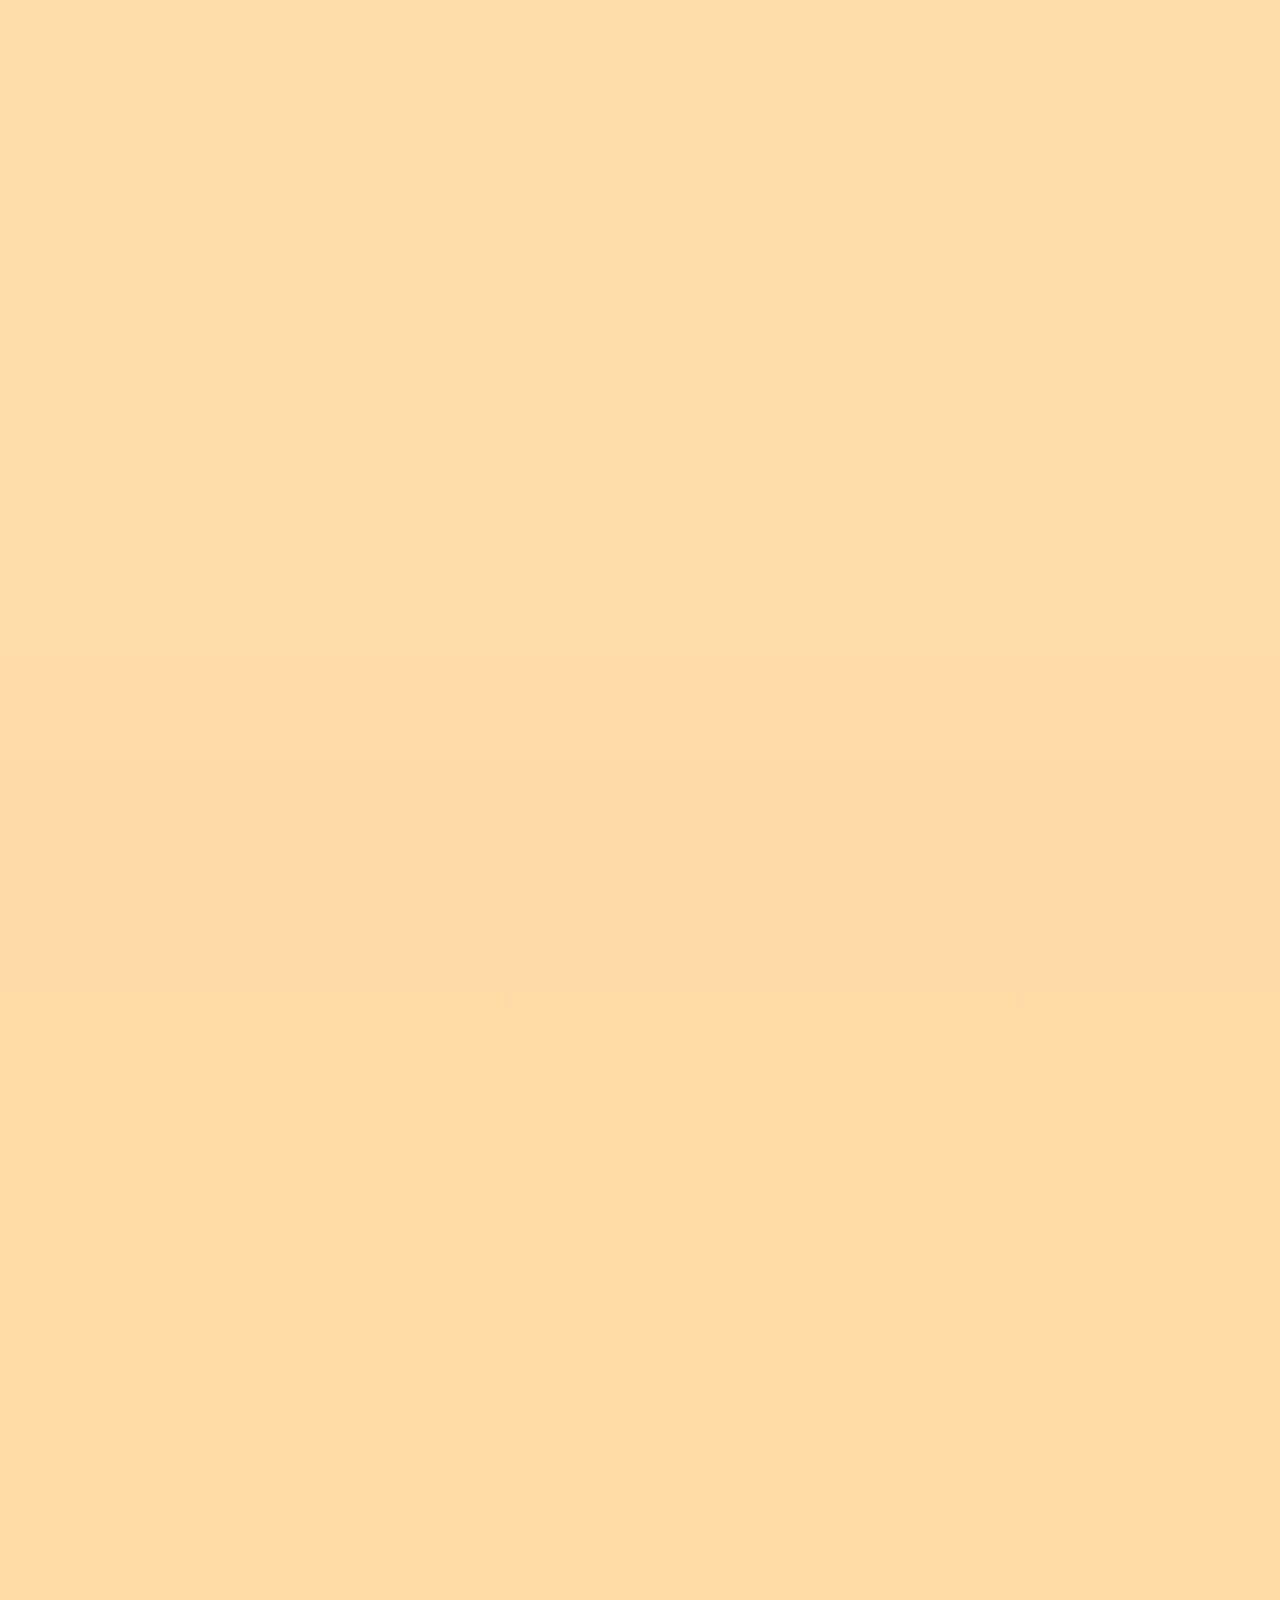
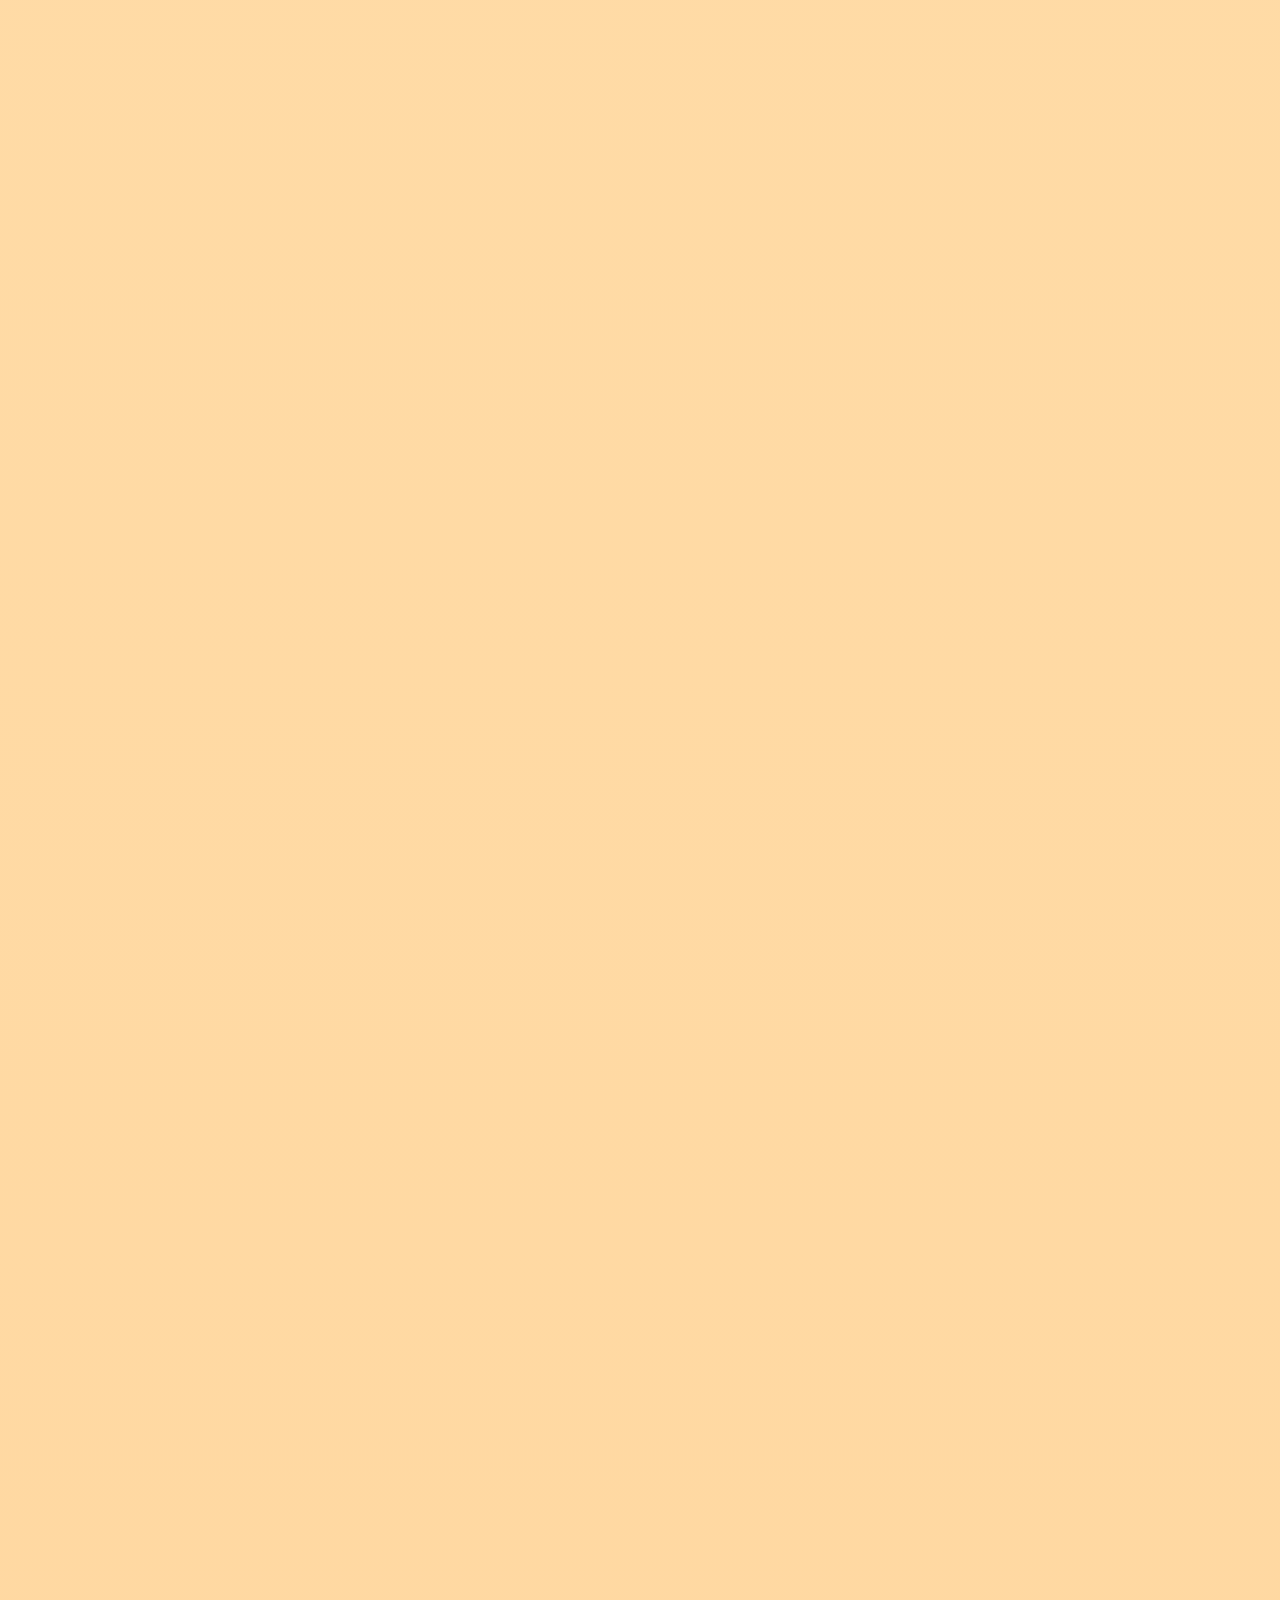
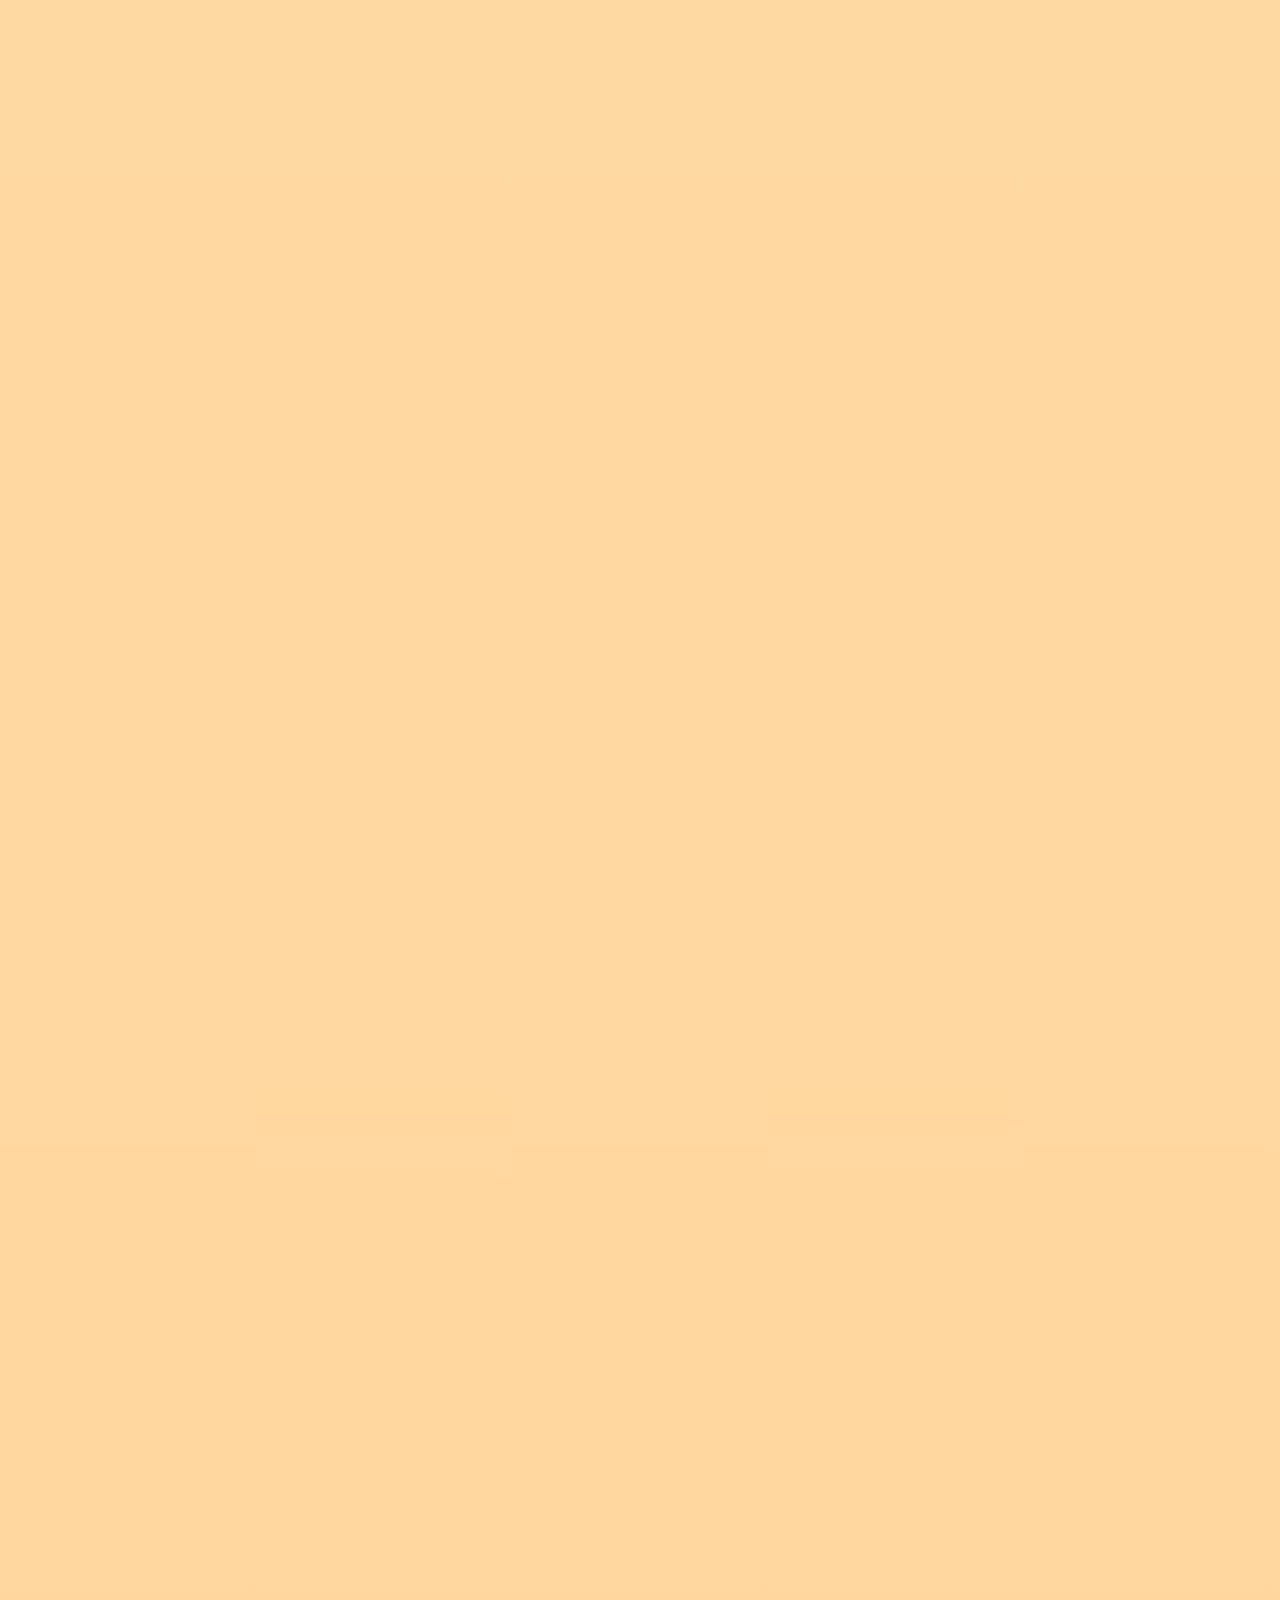
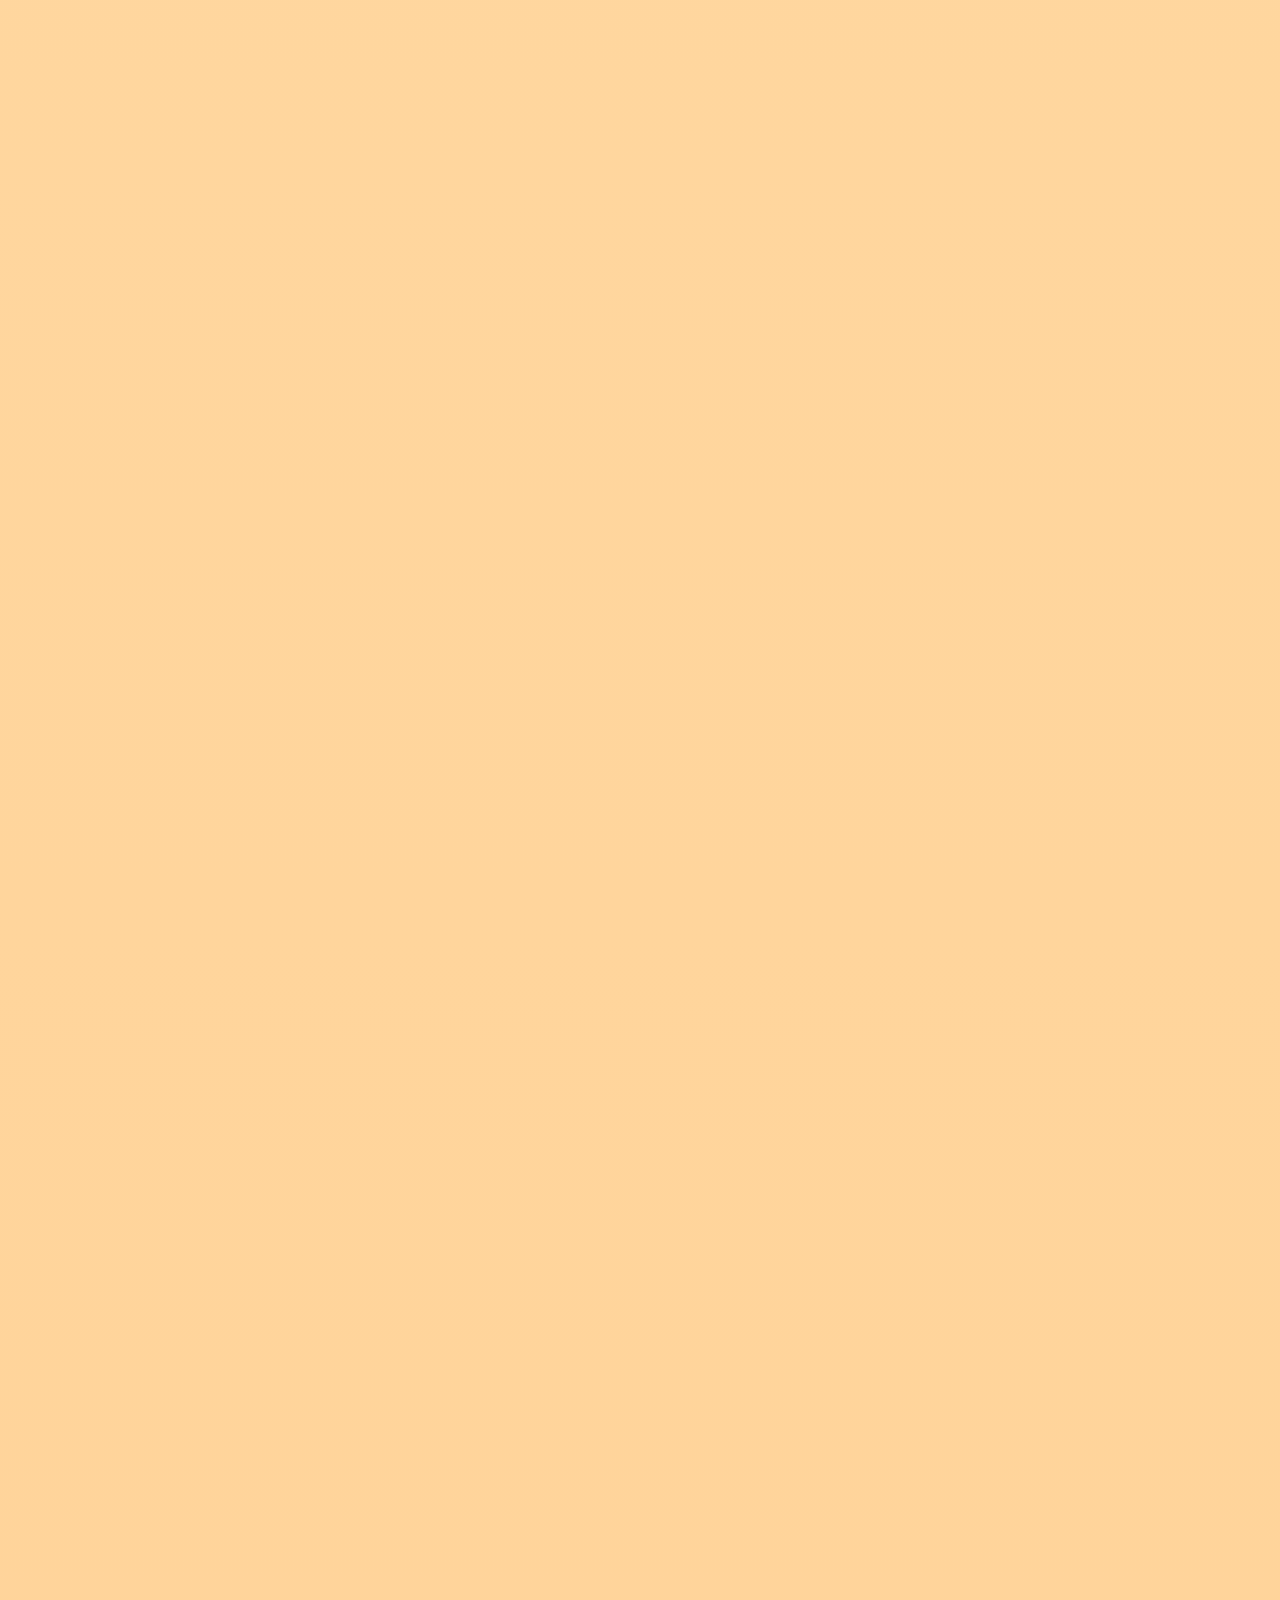
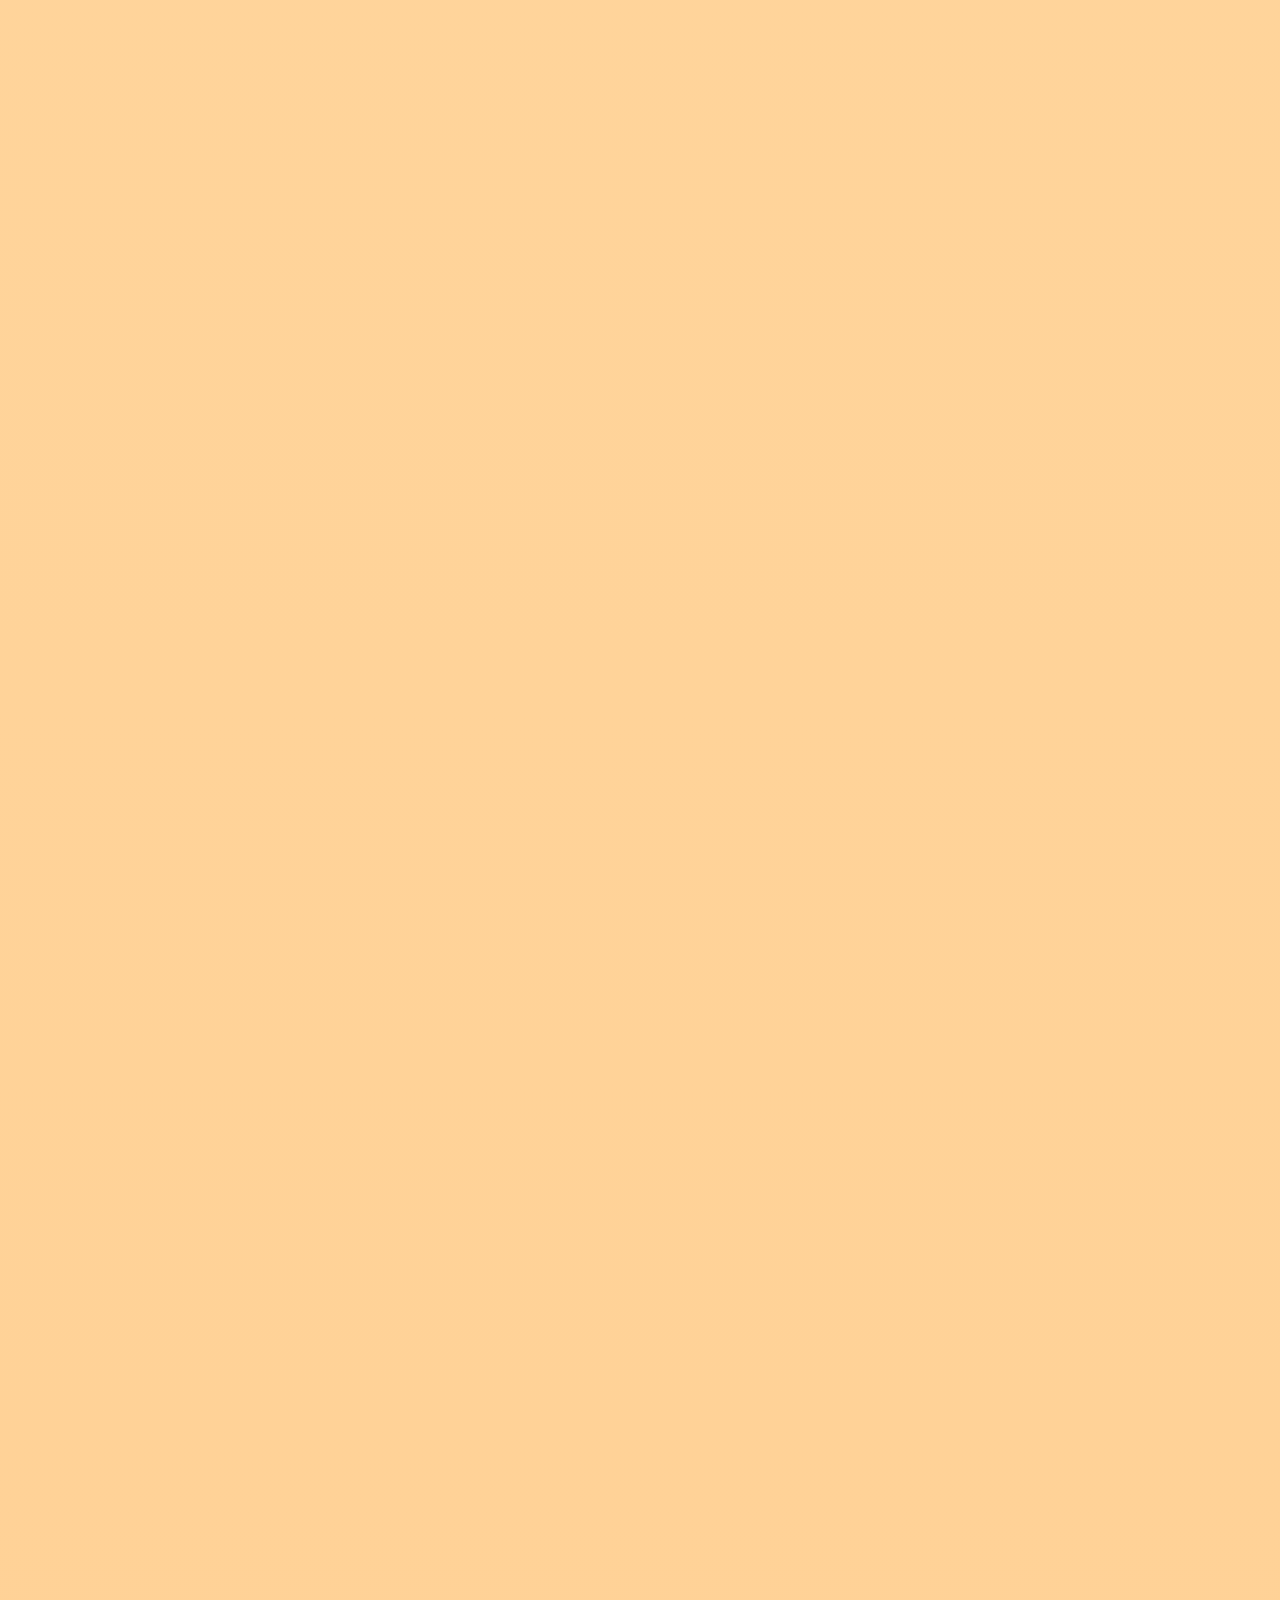
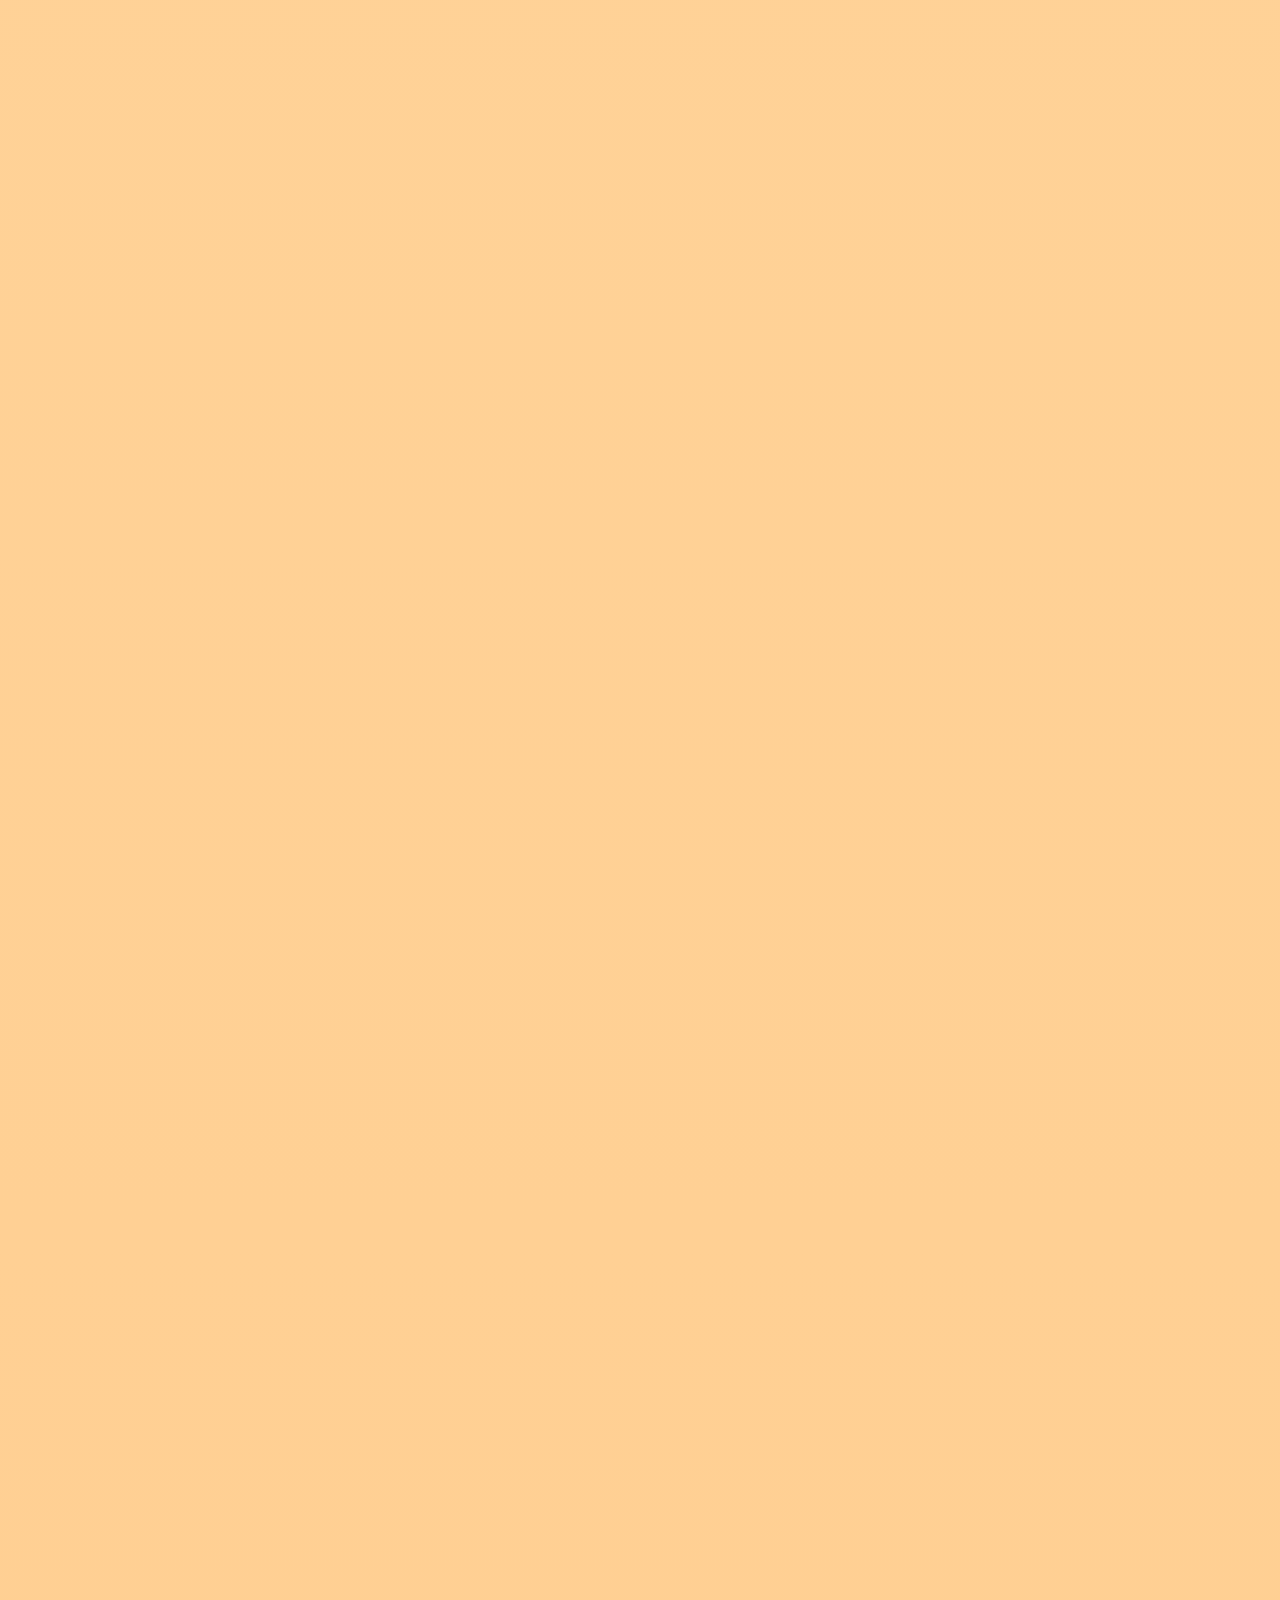
<file: travels/index.html>
<!DOCTYPE html>
<html lang="en">
<head>
<meta charset="utf-8">
<meta name="viewport" content="width=device-width, initial-scale=1, viewport-fit=cover">
<title>Kunnam Travels — one driver, every vehicle</title>
<meta name="description" content="Kunnam Travels — book anything that moves. One legendary driver, from milk-run bike to the rocket.">

<link rel="preconnect" href="https://fonts.googleapis.com">
<link rel="preconnect" href="https://fonts.gstatic.com" crossorigin>
<link href="https://fonts.googleapis.com/css2?family=Baloo+2:wght@600;700;800&family=Nunito:wght@600;700;800&display=swap" rel="stylesheet">

<link rel="icon" type="image/svg+xml" href="favicon.svg">
<link rel="stylesheet" href="travel.css">
<script>document.documentElement.classList.add('js');</script>
</head>
<body>

<!-- ============================== nav ============================== -->
<header class="nav">
  <a class="nav__brand" href="../index.html" aria-label="Back to DIAZ">
    <span class="nav__badge">
      <svg viewBox="0 0 52 50" fill="none" aria-hidden="true">
        <path d="M22 4 L22 46 L2 46 Z" fill="currentColor" opacity=".6"/>
        <path d="M22 4 L44 46 L22 46 Z" fill="currentColor"/>
      </svg>
    </span>
    <b>Kunnam <i>Travels</i></b>
  </a>

  <!-- the trip so far: speedo needle + odometer climb with scroll -->
  <div class="speedo" aria-hidden="true">
    <svg viewBox="0 0 60 36" fill="none">
      <path d="M6 32 A26 26 0 0 1 54 32" stroke="#3a4155" stroke-width="5" stroke-linecap="round"/>
      <path class="speedo__arc" d="M6 32 A26 26 0 0 1 54 32" stroke="#ffc93c" stroke-width="5" stroke-linecap="round"/>
      <line class="speedo__needle" id="needle" x1="30" y1="32" x2="30" y2="12" stroke="#ff5349" stroke-width="3" stroke-linecap="round"/>
      <circle cx="30" cy="32" r="4" fill="#1d2230"/>
    </svg>
    <b id="odo">0 km</b>
  </div>

  <a class="ridebtn" href="#" id="rideBtn">Book a ride</a>
</header>

<div class="cue" id="cue" aria-hidden="true">Scroll — the fleet is warming up</div>

<!-- =========================== the depth =========================== -->
<main id="stage" aria-label="The Kunnam Travels fleet">

  <!-- environment: sky interpolates with progress; floor is road → rails →
       nothing; clouds live in the air zone, stars in space -->
  <div class="env" aria-hidden="true">
    <i class="envsun" id="envsun"></i>
    <div class="floor" id="floor"></div>
    <div class="skyclouds" id="skyclouds"><i></i><i></i><i></i><i></i></div>
    <div class="stars" id="stars"></div>
  </div>

  <!-- ============ intro ============ -->
  <section class="slide slide--intro" id="v0" data-slide data-hold="0.4">
    <div class="owner">
      <img class="owner__head" src="images/character_main.png" alt="The owner of Kunnam Travels">
      <i class="owner__torso"></i>
      <i class="owner__arm owner__arm--wave"></i>
      <i class="owner__arm owner__arm--hip"></i>
      <i class="owner__leg l"></i><i class="owner__leg r"></i>
      <i class="owner__cap"></i>
    </div>
    <div class="intro">
      <p class="intro__kicker">Est. behind the tea shop</p>
      <h1 class="intro__logo">KUNNAM<span>TRAVELS</span></h1>
      <p class="intro__tag">One driver. Every vehicle. Anywhere you point.</p>
    </div>
  </section>

  <!-- ============ 1 · bike ============ -->
  <section class="slide" id="v1" data-slide data-hold="0.8" data-zone="dawn">
    <div class="chit">
      <b>Booking #001</b>
      <p>"Milk before six. Don't wake the town."</p>
      <span>— Dairy, Kunnam East</span>
      <i class="chit__stamp">CONFIRMED</i>
    </div>

    <div class="veh veh--bike">
      <svg viewBox="0 0 300 170" fill="none" aria-hidden="true">
        <g class="wheel"><circle cx="64" cy="132" r="30" fill="#1d2230"/><circle cx="64" cy="132" r="12" fill="#e8ecf5"/><path d="M64 108 V156 M40 132 H88" stroke="#e8ecf5" stroke-width="4"/></g>
        <g class="wheel"><circle cx="234" cy="132" r="30" fill="#1d2230"/><circle cx="234" cy="132" r="12" fill="#e8ecf5"/><path d="M234 108 V156 M210 132 H258" stroke="#e8ecf5" stroke-width="4"/></g>
        <path d="M64 132 L120 84 L192 84 L234 132" stroke="#ff5349" stroke-width="10" stroke-linecap="round" fill="none"/>
        <path d="M120 84 L108 62 h-16" stroke="#1d2230" stroke-width="8" stroke-linecap="round"/>
        <rect x="128" y="70" width="52" height="16" rx="8" fill="#1d2230"/>
        <rect x="188" y="52" width="34" height="30" rx="5" fill="#c9d4e0" stroke="#1d2230" stroke-width="4"/>
        <path d="M196 52 v-8 h18 v8" stroke="#1d2230" stroke-width="4"/>
      </svg>
      <div class="driver driver--bike">
        <img src="images/character_main.png" alt="">
        <i class="driver__torso"></i>
        <i class="driver__arm"></i>
      </div>
      <i class="puff p1"></i><i class="puff p2"></i>
      <i class="lines" aria-hidden="true"></i>
    </div>
  </section>

  <!-- ============ 2 · auto ============ -->
  <section class="slide" id="v2" data-slide data-hold="0.8" data-zone="morning">
    <div class="chit">
      <b>Booking #014</b>
      <p>"Eight kids, two streets, one school bell."</p>
      <span>— The Amma Squad</span>
      <i class="chit__stamp">CONFIRMED</i>
    </div>

    <div class="veh veh--auto">
      <svg viewBox="0 0 300 190" fill="none" aria-hidden="true">
        <path d="M60 150 Q52 88 96 62 L188 62 Q232 66 240 110 L244 150 Z" fill="#ffc93c" stroke="#1d2230" stroke-width="5"/>
        <path d="M96 62 Q90 40 120 36 L170 36 Q196 40 196 62 Z" fill="#1d2230"/>
        <path d="M104 70 L172 70 L178 108 L100 108 Z" fill="#bfe8f2" stroke="#1d2230" stroke-width="4"/>
        <text x="150" y="138" text-anchor="middle" font-family="Baloo 2, sans-serif" font-weight="800" font-size="17" fill="#1d2230">KUNNAM</text>
        <g class="wheel"><circle cx="88" cy="156" r="22" fill="#1d2230"/><circle cx="88" cy="156" r="8" fill="#e8ecf5"/></g>
        <g class="wheel"><circle cx="216" cy="156" r="22" fill="#1d2230"/><circle cx="216" cy="156" r="8" fill="#e8ecf5"/></g>
      </svg>
      <div class="driver driver--auto">
        <img src="images/character_main.png" alt="">
        <i class="driver__torso"></i>
      </div>
      <i class="puff p1"></i>
      <i class="lines" aria-hidden="true"></i>
    </div>
  </section>

  <!-- ============ 3 · car ============ -->
  <section class="slide" id="v3" data-slide data-hold="0.8" data-zone="noon">
    <div class="chit">
      <b>Booking #032</b>
      <p>"Wedding. Family of nine. AC, please."</p>
      <span>— Murugan &amp; co.</span>
      <i class="chit__stamp">CONFIRMED</i>
    </div>

    <div class="veh veh--car">
      <svg viewBox="0 0 340 160" fill="none" aria-hidden="true">
        <path d="M22 100 Q22 66 60 62 L94 34 Q100 26 112 26 L218 26 Q230 26 236 34 L268 62 Q320 68 320 100 L320 112 Q320 120 312 120 L30 120 Q22 120 22 112 Z" fill="#ffc93c" stroke="#1d2230" stroke-width="5"/>
        <path d="M106 36 L206 36 L230 62 L98 62 Z" fill="#bfe8f2" stroke="#1d2230" stroke-width="4"/>
        <rect x="152" y="36" width="6" height="26" fill="#1d2230"/>
        <text x="172" y="104" text-anchor="middle" font-family="Baloo 2, sans-serif" font-weight="800" font-size="15" fill="#1d2230">KUNNAM TRAVELS</text>
        <g class="wheel"><circle cx="88" cy="120" r="23" fill="#1d2230"/><circle cx="88" cy="120" r="9" fill="#e8ecf5"/></g>
        <g class="wheel"><circle cx="254" cy="120" r="23" fill="#1d2230"/><circle cx="254" cy="120" r="9" fill="#e8ecf5"/></g>
        <path class="jm" d="M320 96 q14 10 8 26" stroke="#ff5349" stroke-width="3" fill="none"/>
      </svg>
      <div class="driver driver--car">
        <img src="images/character_main.png" alt="">
        <i class="driver__torso"></i>
      </div>
      <i class="lines" aria-hidden="true"></i>
    </div>
  </section>

  <!-- ============ 4 · truck ============ -->
  <section class="slide" id="v4" data-slide data-hold="0.8" data-zone="noon">
    <div class="chit">
      <b>Booking #058</b>
      <p>"House shifting. Yes, including the cow."</p>
      <span>— Negotiable uncle</span>
      <i class="chit__stamp">CONFIRMED</i>
    </div>

    <div class="veh veh--truck">
      <svg viewBox="0 0 380 190" fill="none" aria-hidden="true">
        <rect x="14" y="38" width="226" height="98" rx="8" fill="#ff5349" stroke="#1d2230" stroke-width="5"/>
        <text x="127" y="96" text-anchor="middle" font-family="Baloo 2, sans-serif" font-weight="800" font-size="22" fill="#fff">KUNNAM</text>
        <path d="M240 60 h58 l28 34 v42 h-86 Z" fill="#ffc93c" stroke="#1d2230" stroke-width="5"/>
        <path d="M250 68 h40 l20 26 h-60 Z" fill="#bfe8f2" stroke="#1d2230" stroke-width="4"/>
        <g class="wheel"><circle cx="76" cy="146" r="24" fill="#1d2230"/><circle cx="76" cy="146" r="9" fill="#e8ecf5"/></g>
        <g class="wheel"><circle cx="150" cy="146" r="24" fill="#1d2230"/><circle cx="150" cy="146" r="9" fill="#e8ecf5"/></g>
        <g class="wheel"><circle cx="298" cy="146" r="24" fill="#1d2230"/><circle cx="298" cy="146" r="9" fill="#e8ecf5"/></g>
      </svg>
      <div class="driver driver--truck">
        <img src="images/character_main.png" alt="">
        <i class="driver__torso"></i>
      </div>
      <i class="puff p1"></i><i class="puff p2"></i>
      <i class="lines" aria-hidden="true"></i>
    </div>
  </section>

  <!-- ============ 5 · digger ============ -->
  <section class="slide" id="v5" data-slide data-hold="1.2" data-zone="dusty">
    <div class="chit">
      <b>Booking #077</b>
      <p>"Pond digging. Big pond. BIG."</p>
      <span>— Panchayat office</span>
      <i class="chit__stamp">CONFIRMED</i>
    </div>

    <div class="veh veh--jcb">
      <svg viewBox="0 0 380 220" fill="none" aria-hidden="true">
        <rect x="60" y="80" width="150" height="66" rx="10" fill="#ffc93c" stroke="#1d2230" stroke-width="5"/>
        <path d="M120 80 v-38 h72 v38" fill="#ffc93c" stroke="#1d2230" stroke-width="5"/>
        <rect x="132" y="52" width="48" height="28" fill="#bfe8f2" stroke="#1d2230" stroke-width="4"/>
        <g class="wheel"><circle cx="100" cy="164" r="30" fill="#1d2230"/><circle cx="100" cy="164" r="12" fill="#e8ecf5"/></g>
        <g class="wheel"><circle cx="196" cy="164" r="24" fill="#1d2230"/><circle cx="196" cy="164" r="9" fill="#e8ecf5"/></g>
        <!-- the arm: boom + bucket, scrubbed by --scoop -->
        <g class="jcb__boom">
          <path d="M210 96 L296 60" stroke="#ffc93c" stroke-width="16" stroke-linecap="round"/>
          <path d="M210 96 L296 60" stroke="#1d2230" stroke-width="16" stroke-linecap="round" opacity=".14"/>
          <g class="jcb__stick">
            <path d="M296 60 L330 130" stroke="#ffc93c" stroke-width="13" stroke-linecap="round"/>
            <g class="jcb__bucket">
              <path d="M330 130 q26 4 24 30 l-36 -6 Z" fill="#1d2230"/>
            </g>
          </g>
        </g>
        <circle class="jcb__rock" cx="344" cy="186" r="14" fill="#8b93a6" stroke="#1d2230" stroke-width="4"/>
      </svg>
      <div class="driver driver--jcb">
        <img src="images/character_main.png" alt="">
        <i class="driver__torso"></i>
      </div>
      <i class="puff p1"></i>
    </div>
  </section>

  <!-- ============ 6 · train ============ -->
  <section class="slide" id="v6" data-slide data-hold="1" data-zone="dusk">
    <div class="chit">
      <b>Booking #103</b>
      <p>"Office crowd, 9:05. All of them."</p>
      <span>— Everyone, basically</span>
      <i class="chit__stamp">CONFIRMED</i>
    </div>

    <div class="veh veh--train">
      <svg viewBox="0 0 520 170" fill="none" aria-hidden="true">
        <rect x="216" y="34" width="130" height="92" rx="10" fill="#ff5349" stroke="#1d2230" stroke-width="5"/>
        <path d="M346 42 h84 q44 6 52 50 l6 34 h-142 Z" fill="#ffc93c" stroke="#1d2230" stroke-width="5"/>
        <rect x="376" y="58" width="46" height="34" rx="4" fill="#bfe8f2" stroke="#1d2230" stroke-width="4"/>
        <rect x="14" y="40" width="192" height="86" rx="10" fill="#ffc93c" stroke="#1d2230" stroke-width="5"/>
        <rect x="34" y="58" width="30" height="26" fill="#bfe8f2" stroke="#1d2230" stroke-width="3.6"/>
        <rect x="86" y="58" width="30" height="26" fill="#bfe8f2" stroke="#1d2230" stroke-width="3.6"/>
        <rect x="138" y="58" width="30" height="26" fill="#bfe8f2" stroke="#1d2230" stroke-width="3.6"/>
        <text x="110" y="112" text-anchor="middle" font-family="Baloo 2, sans-serif" font-weight="800" font-size="16" fill="#1d2230">KUNNAM EXPRESS</text>
        <path d="M470 60 h14 v-18" stroke="#1d2230" stroke-width="7" stroke-linecap="round"/>
        <g class="wheel"><circle cx="60" cy="136" r="18" fill="#1d2230"/><circle cx="60" cy="136" r="7" fill="#e8ecf5"/></g>
        <g class="wheel"><circle cx="150" cy="136" r="18" fill="#1d2230"/><circle cx="150" cy="136" r="7" fill="#e8ecf5"/></g>
        <g class="wheel"><circle cx="266" cy="136" r="18" fill="#1d2230"/><circle cx="266" cy="136" r="7" fill="#e8ecf5"/></g>
        <g class="wheel"><circle cx="416" cy="136" r="20" fill="#1d2230"/><circle cx="416" cy="136" r="8" fill="#e8ecf5"/></g>
      </svg>
      <div class="driver driver--train">
        <img src="images/character_main.png" alt="">
        <i class="driver__torso"></i>
      </div>
      <i class="puff p1"></i><i class="puff p2"></i><i class="puff p3"></i>
      <i class="lines" aria-hidden="true"></i>
    </div>
  </section>

  <!-- ============ 7 · plane ============ -->
  <section class="slide" id="v7" data-slide data-hold="0.8" data-zone="sky">
    <div class="chit">
      <b>Booking #150</b>
      <p>"Honeymoon. Window seat. Both sides."</p>
      <span>— The shy couple</span>
      <i class="chit__stamp">CONFIRMED</i>
    </div>

    <div class="veh veh--plane">
      <svg viewBox="0 0 420 170" fill="none" aria-hidden="true">
        <path d="M30 92 Q30 62 78 58 L330 58 Q382 62 396 84 Q384 108 330 112 L78 112 Q30 110 30 92 Z" fill="#e8ecf5" stroke="#1d2230" stroke-width="5"/>
        <path d="M150 62 L96 22 h30 l64 40 Z" fill="#ffc93c" stroke="#1d2230" stroke-width="4"/>
        <path d="M160 108 L120 146 h30 l52 -38 Z" fill="#ffc93c" stroke="#1d2230" stroke-width="4"/>
        <path d="M46 66 L20 36 h22 l26 26 Z" fill="#ff5349" stroke="#1d2230" stroke-width="4"/>
        <circle cx="220" cy="78" r="9" fill="#bfe8f2" stroke="#1d2230" stroke-width="3.4"/>
        <circle cx="256" cy="78" r="9" fill="#bfe8f2" stroke="#1d2230" stroke-width="3.4"/>
        <circle cx="292" cy="78" r="9" fill="#bfe8f2" stroke="#1d2230" stroke-width="3.4"/>
        <rect x="330" y="66" width="38" height="26" rx="8" fill="#bfe8f2" stroke="#1d2230" stroke-width="4"/>
        <text x="200" y="102" text-anchor="middle" font-family="Baloo 2, sans-serif" font-weight="800" font-size="15" fill="#1d2230">KUNNAM AIR</text>
      </svg>
      <div class="driver driver--plane">
        <img src="images/character_main.png" alt="">
      </div>
      <i class="trail" aria-hidden="true"></i>
    </div>
  </section>

  <!-- ============ 8 · jet ============ -->
  <section class="slide" id="v8" data-slide data-hold="0.8" data-zone="strato">
    <div class="chit">
      <b>Booking #177</b>
      <p>"VIP. Needed it yesterday."</p>
      <span>— Can't say who</span>
      <i class="chit__stamp">CONFIRMED</i>
    </div>

    <div class="veh veh--jet">
      <svg viewBox="0 0 420 150" fill="none" aria-hidden="true">
        <path d="M20 84 L340 62 Q398 70 404 84 Q394 100 340 104 L20 96 Z" fill="#8b93a6" stroke="#1d2230" stroke-width="5"/>
        <path d="M170 70 L120 18 h26 l70 48 Z" fill="#ff5349" stroke="#1d2230" stroke-width="4"/>
        <path d="M178 98 L140 136 h26 l54 -36 Z" fill="#ff5349" stroke="#1d2230" stroke-width="4"/>
        <path d="M52 74 L30 44 h20 l24 28 Z" fill="#ffc93c" stroke="#1d2230" stroke-width="4"/>
        <path d="M330 70 q34 4 44 14 q-10 12 -44 16 Z" fill="#bfe8f2" stroke="#1d2230" stroke-width="4"/>
        <text x="240" y="92" text-anchor="middle" font-family="Baloo 2, sans-serif" font-weight="800" font-size="14" fill="#fff">KT-05</text>
        <path class="jet__flame" d="M20 84 L-28 90 L20 96 Z" fill="#ffc93c" stroke="#ff5349" stroke-width="3"/>
      </svg>
      <div class="driver driver--jet">
        <img src="images/character_main.png" alt="">
      </div>
      <i class="trail trail--jet" aria-hidden="true"></i>
    </div>
  </section>

  <!-- ============ 9 · rocket ============ -->
  <section class="slide" id="v9" data-slide data-hold="1" data-zone="space">
    <div class="chit chit--space">
      <b>Booking #200</b>
      <p>"Moon. One way. Kidding — return ticket."</p>
      <span>— Dreamer, age 9</span>
      <i class="chit__stamp">CONFIRMED</i>
    </div>

    <div class="veh veh--rocket">
      <svg viewBox="0 0 200 340" fill="none" aria-hidden="true">
        <path d="M100 10 Q150 80 150 180 L50 180 Q50 80 100 10 Z" fill="#e8ecf5" stroke="#1d2230" stroke-width="5"/>
        <path d="M50 180 L20 240 L52 226 Z" fill="#ff5349" stroke="#1d2230" stroke-width="4"/>
        <path d="M150 180 L180 240 L148 226 Z" fill="#ff5349" stroke="#1d2230" stroke-width="4"/>
        <rect x="76" y="180" width="48" height="34" rx="8" fill="#ffc93c" stroke="#1d2230" stroke-width="4"/>
        <circle cx="100" cy="104" r="26" fill="#bfe8f2" stroke="#1d2230" stroke-width="5"/>
        <text x="100" y="166" text-anchor="middle" font-family="Baloo 2, sans-serif" font-weight="800" font-size="15" fill="#1d2230">KT-∞</text>
        <path class="rocket__flame" d="M78 214 Q100 288 122 214 Q100 244 78 214 Z" fill="#ffc93c" stroke="#ff5349" stroke-width="4"/>
      </svg>
      <div class="driver driver--rocket">
        <img src="images/character_main.png" alt="">
      </div>
      <i class="moon" aria-hidden="true"></i>
    </div>
  </section>

  <!-- ============ finale ============ -->
  <section class="slide slide--end" id="v10" data-slide data-hold="0.6" data-zone="space">
    <div class="endcard">
      <h2>Anything that moves.</h2>
      <p>Bike to rocket, and whatever else has wheels, wings or a bucket —
         one call, one driver, zero excuses.</p>
      <div class="fleetrow" aria-hidden="true">
        <i>🏍</i><i>🛺</i><i>🚕</i><i>🚚</i><i>🚜</i><i>🚂</i><i>✈️</i><i>🚀</i>
      </div>
      <a class="ridebtn ridebtn--big" href="#" id="rideBtn2">Book a ride · ₹99 to start</a>
      <footer class="foot">
        <span>Kunnam Travels is a fictional brand — a landing page study.</span>
        <a href="../index.html">← Back to DIAZ</a>
      </footer>
    </div>
  </section>
</main>

<div id="zspacer" aria-hidden="true"></div>

<script src="travel.js"></script>
</body>
</html>
</file>
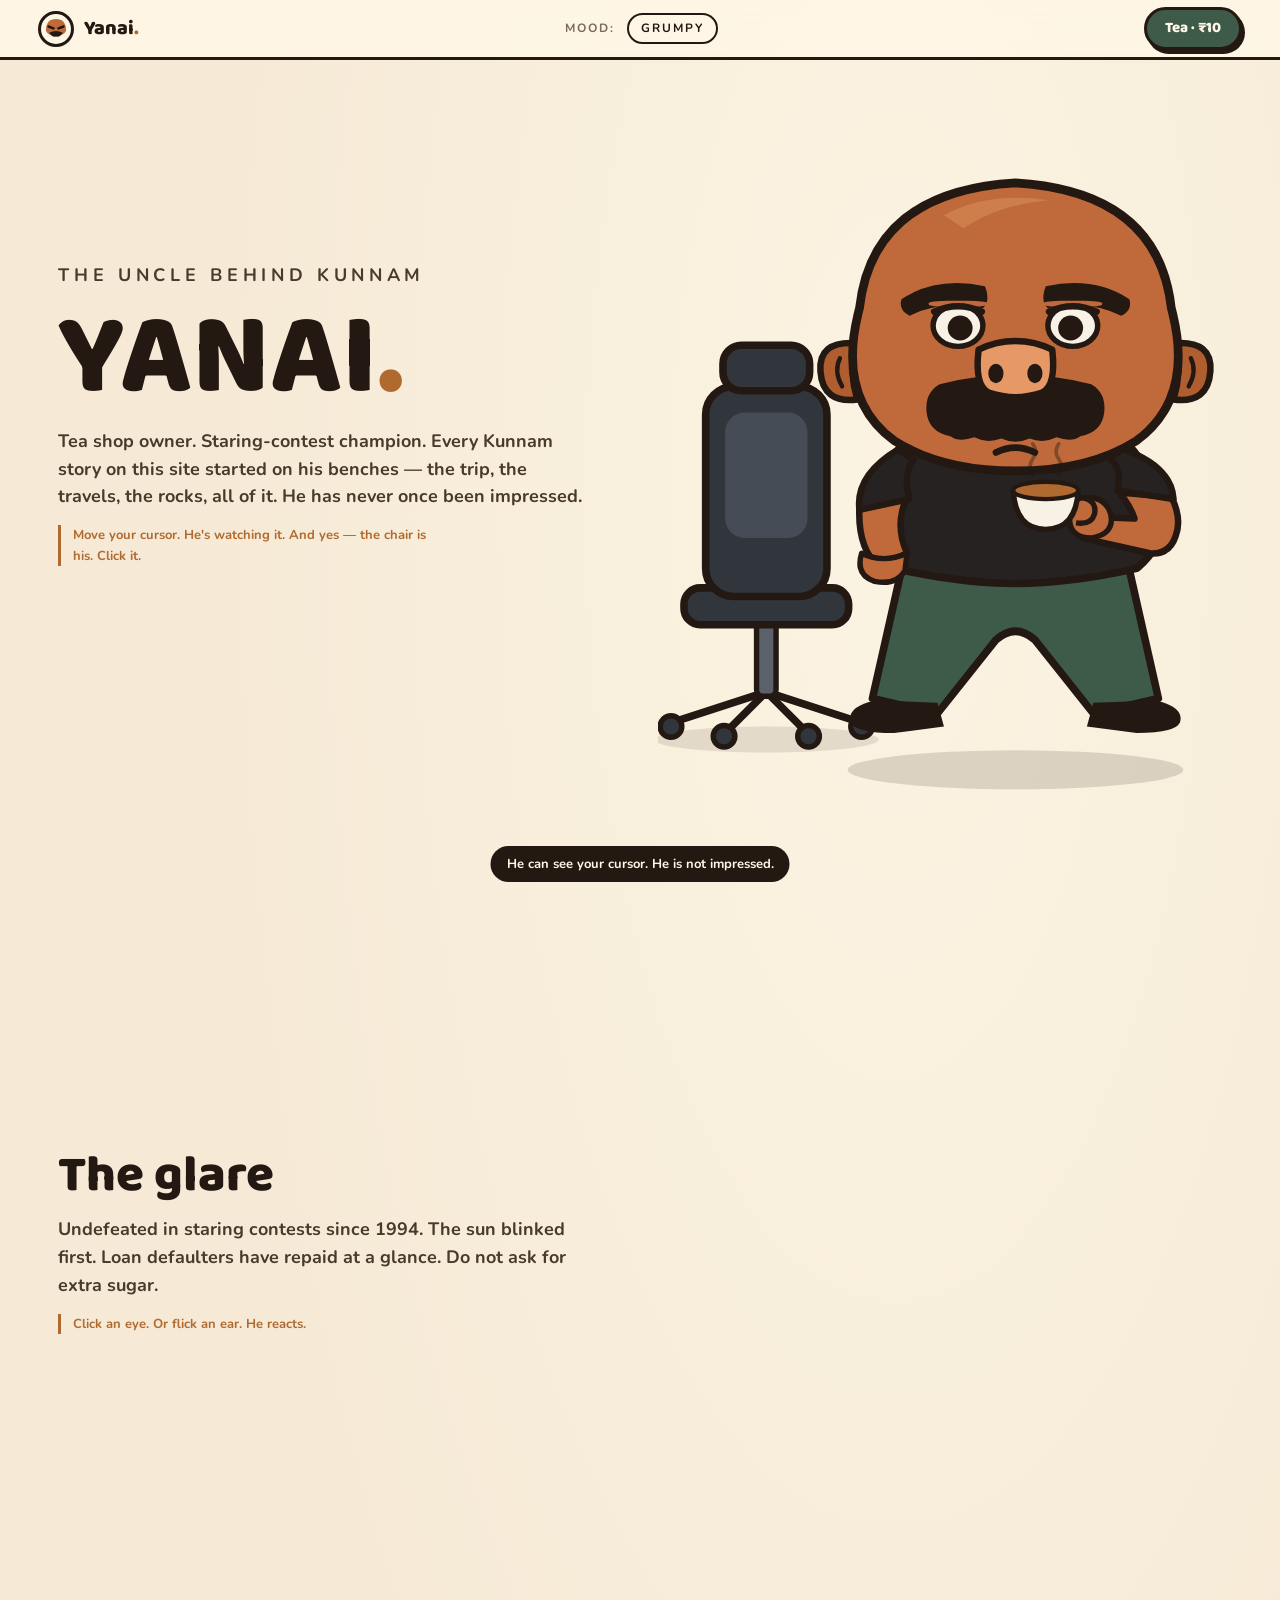
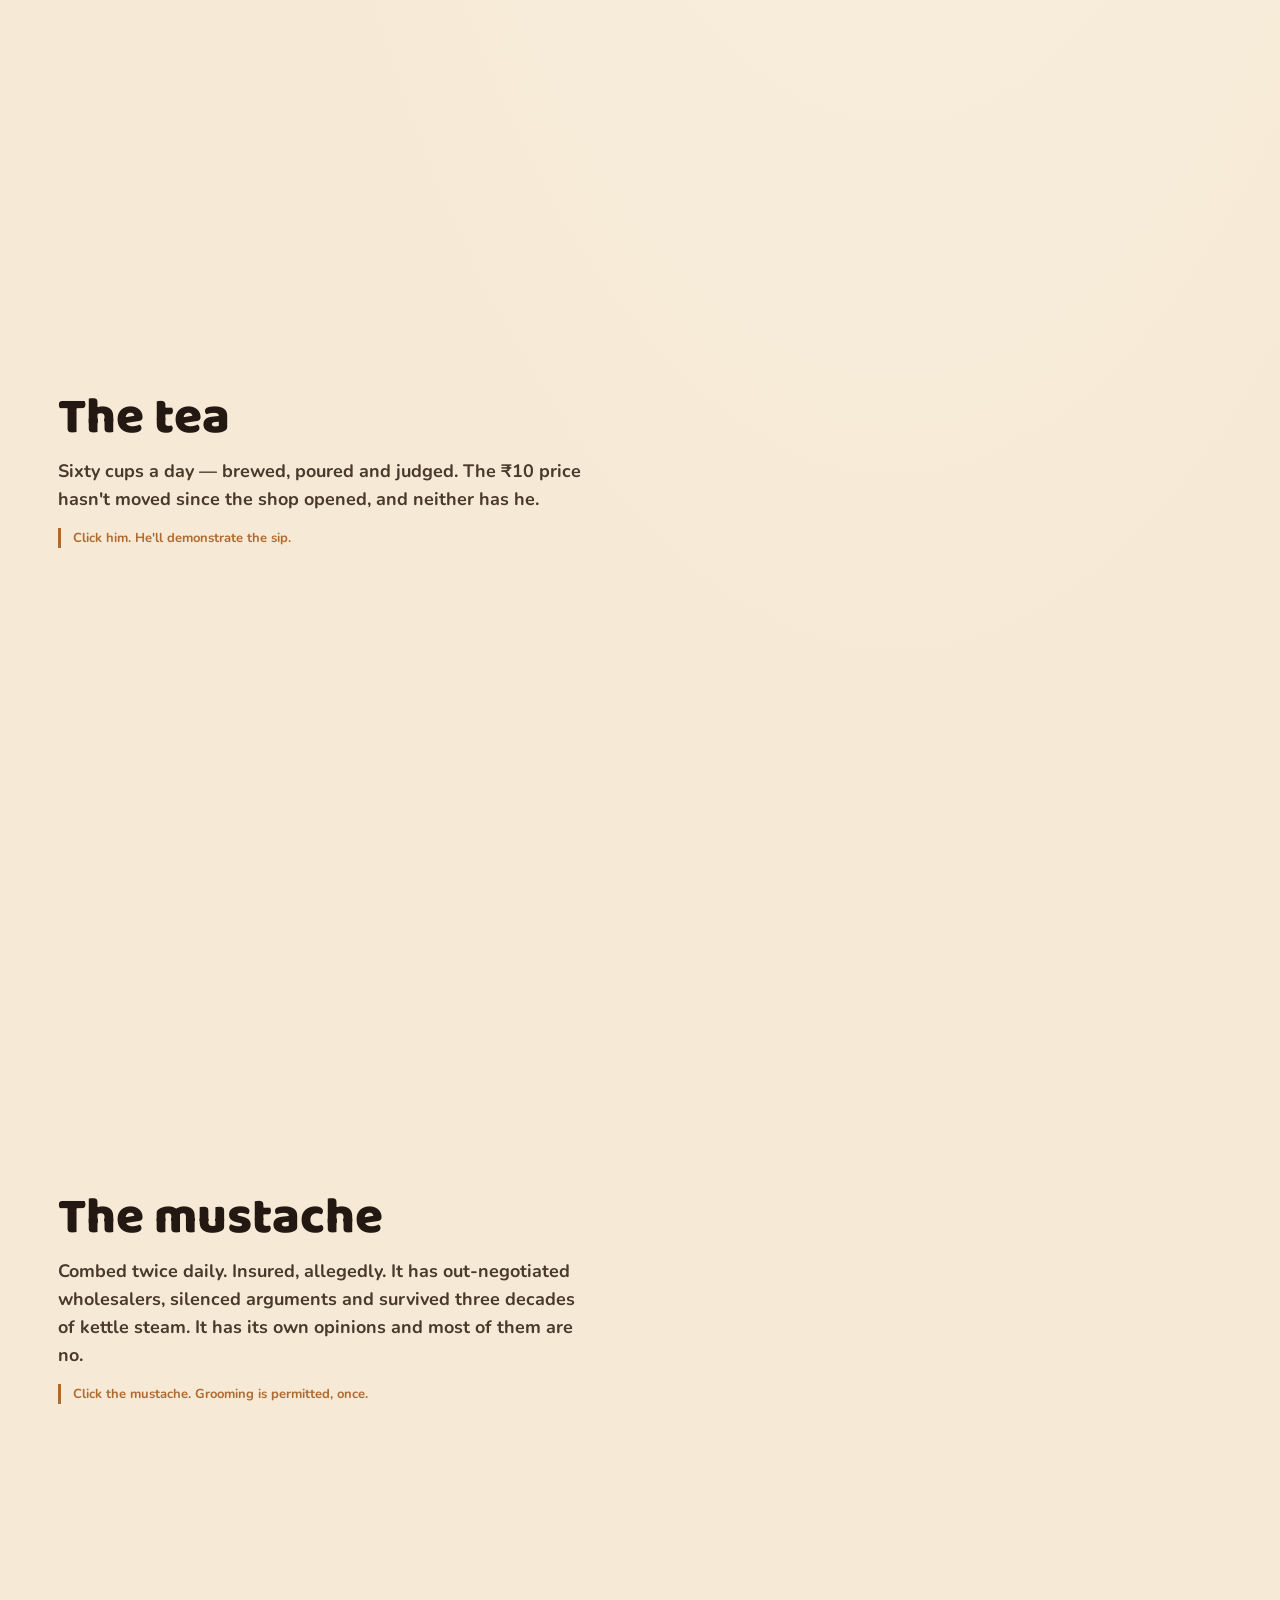
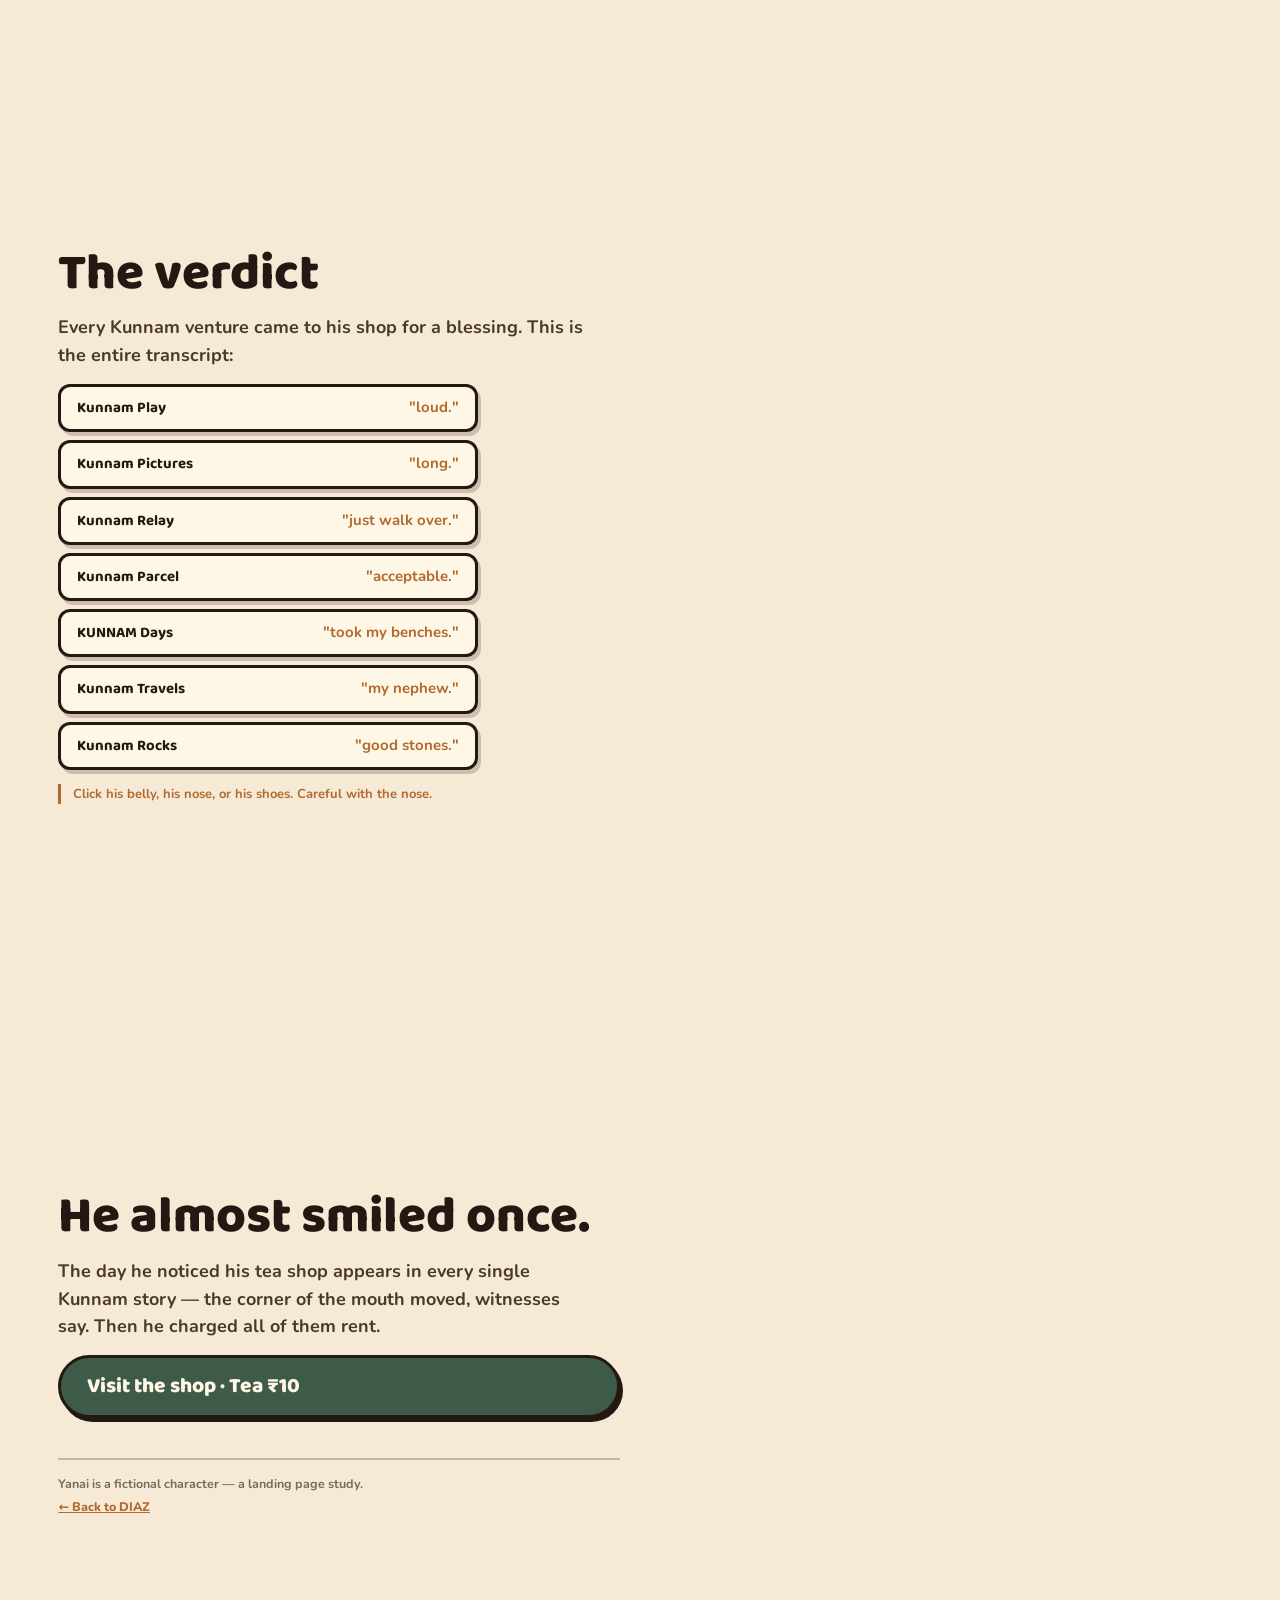
<file: yanai/index.html>
<!DOCTYPE html>
<html lang="en">
<head>
<meta charset="utf-8">
<meta name="viewport" content="width=device-width, initial-scale=1, viewport-fit=cover">
<title>Yanai — the uncle behind Kunnam</title>
<meta name="description" content="Yanai — tea shop owner, staring-contest champion, and the reluctant godfather of every Kunnam story.">

<link rel="preconnect" href="https://fonts.googleapis.com">
<link rel="preconnect" href="https://fonts.gstatic.com" crossorigin>
<link href="https://fonts.googleapis.com/css2?family=Baloo+2:wght@600;700;800&family=Nunito:wght@600;700;800&display=swap" rel="stylesheet">

<link rel="icon" type="image/svg+xml" href="favicon.svg">
<link rel="stylesheet" href="yanai.css">
<script>document.documentElement.classList.add('js');</script>
</head>
<body>

<!-- ============================== nav ============================== -->
<header class="nav">
  <a class="nav__brand" href="../index.html" aria-label="Back to DIAZ">
    <span class="nav__badge" aria-hidden="true">
      <svg viewBox="0 0 48 48" fill="none">
        <path d="M8 26 Q8 8 24 8 Q40 8 40 26 Q40 34 24 34 Q8 34 8 26 Z" fill="#c06a3c"/>
        <path d="M12 20 l8 3 M36 20 l-8 3" stroke="#241812" stroke-width="4" stroke-linecap="round"/>
        <path d="M13 30 Q24 24 35 30 Q30 38 24 36 Q18 38 13 30 Z" fill="#241812"/>
      </svg>
    </span>
    <b>Yanai<i>.</i></b>
  </a>

  <span class="mood" aria-live="polite">MOOD: <b id="moodChip">GRUMPY</b></span>

  <a class="teabtn" href="#visit" id="teaBtn">Tea · ₹10</a>
</header>

<div class="cue" id="cue" aria-hidden="true">He can see your cursor. He is not impressed.</div>

<main class="wrap">

  <!-- ======================= the man himself ======================= -->
  <div class="stage">
    <div class="stagepad">
      <div class="bubble" id="quote" aria-live="polite">…hmph.</div>

      <svg class="rig" id="rig" viewBox="-140 0 520 640" fill="none" role="img"
           aria-label="Yanai, a bald uncle with a huge mustache, holding a tiny tea cup and frowning; his computer chair is parked beside him">

        <!-- ground shadow -->
        <ellipse cx="190" cy="588" rx="155" ry="18" fill="#241812" opacity=".14"/>

        <!-- ============ the computer chair: parked left until clicked ============ -->
        <g id="g-chair">
          <ellipse cx="190" cy="560" rx="104" ry="12" fill="#241812" opacity=".10"/>
          <g stroke="#241812" stroke-width="7" stroke-linecap="round">
            <path d="M190 516 L104 544"/>
            <path d="M190 516 L152 554"/>
            <path d="M190 516 L228 554"/>
            <path d="M190 516 L276 544"/>
          </g>
          <circle cx="102" cy="548" r="10" fill="#31363d" stroke="#241812" stroke-width="5"/>
          <circle cx="151" cy="557" r="10" fill="#31363d" stroke="#241812" stroke-width="5"/>
          <circle cx="229" cy="557" r="10" fill="#31363d" stroke="#241812" stroke-width="5"/>
          <circle cx="278" cy="548" r="10" fill="#31363d" stroke="#241812" stroke-width="5"/>
          <rect x="181" y="450" width="18" height="70" rx="6" fill="#5a616b" stroke="#241812" stroke-width="5"/>
          <rect x="114" y="420" width="152" height="34" rx="15" fill="#31363d" stroke="#241812" stroke-width="7"/>
          <rect x="134" y="234" width="112" height="194" rx="26" fill="#31363d" stroke="#241812" stroke-width="7"/>
          <rect x="152" y="258" width="76" height="116" rx="18" fill="#454c56"/>
          <rect x="150" y="196" width="80" height="42" rx="17" fill="#31363d" stroke="#241812" stroke-width="7"/>
        </g>

        <!-- ============ legs & pants: the power stance ============ -->
        <g id="g-legs">
          <path d="M86 398 L58 522 L118 536 L172 468 Q190 452 208 468 L262 536 L322 522 L294 398 Z"
                fill="#3e5a49" stroke="#241812" stroke-width="7" stroke-linejoin="round"/>
          <path class="shoeL" d="M60 524 Q34 530 38 544 Q42 554 78 554 L124 548 L118 526 Z"
                fill="#241812"/>
          <path class="shoeR" d="M320 524 Q346 530 342 544 Q338 554 302 554 L256 548 L262 526 Z"
                fill="#241812"/>
        </g>

        <!-- ============ seated legs: the sprawl (swapped in when he sits) ============ -->
        <g id="g-legs-sit" aria-hidden="true">
          <path d="M138 424 L60 512 L92 536 L176 448 Z"
                fill="#3e5a49" stroke="#241812" stroke-width="7" stroke-linejoin="round"/>
          <path d="M242 424 L320 512 L288 536 L204 448 Z"
                fill="#3e5a49" stroke="#241812" stroke-width="7" stroke-linejoin="round"/>
          <path d="M56 504 Q30 508 32 522 Q36 534 70 538 L98 532 L86 510 Z" fill="#241812"/>
          <path d="M324 504 Q350 508 348 522 Q344 534 310 538 L282 532 L294 510 Z" fill="#241812"/>
        </g>

        <!-- ============ body: the tee ============ -->
        <g id="g-body">
          <path d="M126 268 L254 268 Q306 278 318 336 Q336 374 302 402 Q240 416 190 416 Q140 416 78 402 Q44 374 62 336 Q74 278 126 268 Z"
                fill="#262222" stroke="#241812" stroke-width="7" stroke-linejoin="round"/>
          <!-- left arm (his right): tucked behind the back, elbow peeking -->
          <path d="M46 344 Q44 384 64 400 L90 388 Q78 362 90 336 Z"
                fill="#c06a3c" stroke="#241812" stroke-width="6" stroke-linejoin="round"/>
          <path d="M82 292 Q42 316 46 348 L92 338 Q86 314 96 302 Z"
                fill="#262222" stroke="#241812" stroke-width="6" stroke-linejoin="round"/>
          <path d="M48 388 Q42 408 60 414 Q80 418 88 404 L90 388 Q68 398 48 388 Z"
                fill="#c06a3c" stroke="#241812" stroke-width="5" stroke-linejoin="round"/>
        </g>


        <!-- ============ the head ============ -->
        <g id="g-head" class="head">
          <!-- ears -->
          <path class="ear" d="M42 194 Q8 192 10 220 Q12 250 44 246 Q36 220 42 194 Z"
                fill="#b05e30" stroke="#241812" stroke-width="6" stroke-linejoin="round"/>
          <path class="ear" d="M28 208 Q22 220 30 234" stroke="#241812" stroke-width="4" stroke-linecap="round" fill="none"/>
          <path class="ear" d="M338 194 Q372 192 370 220 Q368 250 336 246 Q344 220 338 194 Z"
                fill="#b05e30" stroke="#241812" stroke-width="6" stroke-linejoin="round"/>
          <path class="ear" d="M352 208 Q358 220 350 234" stroke="#241812" stroke-width="4" stroke-linecap="round" fill="none"/>

          <!-- the dome -->
          <path d="M190 46 Q322 54 334 162 Q356 244 302 284 Q258 312 190 312 Q122 312 78 284 Q24 244 46 162 Q58 54 190 46 Z"
                fill="#c06a3c" stroke="#241812" stroke-width="8" stroke-linejoin="round"/>
          <!-- dome highlight -->
          <path d="M124 76 Q164 54 220 62 Q174 66 142 88 Z" fill="#d3844f" opacity=".8"/>

          <!-- ============ brows: the weather system ============ -->
          <g id="g-browL" class="browL" transform="translate(0 12)">
            <path d="M84 136 Q118 118 162 132 Q166 146 158 152 Q120 140 90 152 Q80 146 84 136 Z"
                  fill="#241812"/>
          </g>
          <g id="g-browR" class="browR" transform="translate(0 12)">
            <path d="M296 136 Q262 118 218 132 Q214 146 222 152 Q260 140 290 152 Q300 146 296 136 Z"
                  fill="#241812"/>
          </g>

          <!-- ============ eyes ============ -->
          <g id="g-eyeL">
            <ellipse cx="137" cy="178" rx="23" ry="19" fill="#f7f1e6" stroke="#241812" stroke-width="5"/>
            <g class="pupil"><circle cx="139" cy="180" r="11.5" fill="#241812"/></g>
            <rect class="lid" x="110" y="155" width="54" height="46" rx="18" fill="#c06a3c"/>
            <path d="M115 165 Q137 155 159 165" stroke="#241812" stroke-width="6" stroke-linecap="round" fill="none"/>
          </g>
          <g id="g-eyeR">
            <ellipse cx="243" cy="178" rx="23" ry="19" fill="#f7f1e6" stroke="#241812" stroke-width="5"/>
            <g class="pupil"><circle cx="241" cy="180" r="11.5" fill="#241812"/></g>
            <rect class="lid" x="216" y="155" width="54" height="46" rx="18" fill="#c06a3c"/>
            <path d="M221 165 Q243 155 265 165" stroke="#241812" stroke-width="6" stroke-linecap="round" fill="none"/>
          </g>

          <!-- ============ THE mustache: solid slab, ragged hem; nose sits on top ============ -->
          <g id="g-stache" class="stache">
            <path d="M120 232 Q106 240 108 258 Q110 276 130 280 Q138 286 152 281 Q164 287 177 282 Q190 288 203 282 Q216 287 228 281 Q242 286 250 280 Q270 276 272 258 Q274 240 260 232 Q190 214 120 232 Z"
                  fill="#241812"/>
          </g>

          <!-- ============ the snub nose ============ -->
          <g id="g-nose">
            <path d="M156 200 Q152 234 166 240 Q190 248 214 240 Q228 234 224 200 Q208 192 190 192 Q172 192 156 200 Z"
                  fill="#e79867" stroke="#241812" stroke-width="6" stroke-linejoin="round"/>
            <ellipse cx="172" cy="222" rx="7" ry="9" fill="#241812"/>
            <ellipse cx="208" cy="222" rx="7" ry="9" fill="#241812"/>
          </g>

          <!-- ============ mouths: one visible at a time ============ -->
          <g id="g-mouth">
            <path class="mouth mouth--frown is-on" d="M172 295 Q190 286 208 295" stroke="#241812" stroke-width="6" stroke-linecap="round" fill="none"/>
            <path class="mouth mouth--flat" d="M174 291 L206 291" stroke="#241812" stroke-width="6" stroke-linecap="round" fill="none"/>
            <path class="mouth mouth--smile" d="M170 287 Q190 296 210 287" stroke="#241812" stroke-width="6" stroke-linecap="round" fill="none"/>
          </g>

          <!-- ============ fume puffs: hidden until he has had ENOUGH ============ -->
          <g class="puff puff--l" aria-hidden="true">
            <circle cx="24" cy="180" r="9" fill="#f3ead9" stroke="#241812" stroke-width="4"/>
            <circle cx="11" cy="163" r="6" fill="#f3ead9" stroke="#241812" stroke-width="4"/>
          </g>
          <g class="puff puff--r" aria-hidden="true">
            <circle cx="356" cy="180" r="9" fill="#f3ead9" stroke="#241812" stroke-width="4"/>
            <circle cx="369" cy="163" r="6" fill="#f3ead9" stroke="#241812" stroke-width="4"/>
          </g>
        </g>
        <!-- ============ the cup arm: rotates at the shoulder to sip ============ -->
        <g id="g-armcup" class="armcup">
          <path d="M334 336 Q344 356 338 372 Q332 390 314 388 L252 374 Q244 364 250 354 L300 356 Q296 344 286 332 Z"
                fill="#c06a3c" stroke="#241812" stroke-width="6" stroke-linejoin="round"/>
          <path d="M290 292 Q334 308 336 338 L284 330 Q290 310 276 300 Z"
                fill="#262222" stroke="#241812" stroke-width="6" stroke-linejoin="round"/>
          <!-- forearm + hand -->
          <path d="M246 338 Q272 332 278 352 Q282 370 260 374 Q240 374 240 356 L242 344 Z"
                fill="#c06a3c" stroke="#241812" stroke-width="5" stroke-linejoin="round"/>
          <!-- the tiny cup -->
          <g id="g-cup">
            <path d="M188 330 L248 330 Q246 366 218 366 Q190 366 188 330 Z"
                  fill="#f7f1e6" stroke="#241812" stroke-width="5" stroke-linejoin="round"/>
            <ellipse cx="218" cy="330" rx="30" ry="8" fill="#b06a2f" stroke="#241812" stroke-width="4"/>
            <path d="M248 336 Q266 338 263 352 Q260 362 246 360" stroke="#241812" stroke-width="5" fill="none"/>
            <g class="steam" aria-hidden="true">
              <path class="s1" d="M206 316 q-5 -8 0 -15 q5 -7 0 -14" stroke="#241812" stroke-width="3.4" stroke-linecap="round" opacity=".4"/>
              <path class="s2" d="M230 316 q5 -8 0 -15 q-5 -7 0 -14" stroke="#241812" stroke-width="3.4" stroke-linecap="round" opacity=".4"/>
            </g>
          </g>
        </g>
      </svg>
    </div>
  </div>

  <!-- ======================= the dossier ======================= -->
  <div class="copy">

    <section class="sec sec--hero" data-mood="grumpy" data-chip="GRUMPY">
      <p class="kicker">The uncle behind Kunnam</p>
      <h1 class="logo">YANAI<i>.</i></h1>
      <p class="lead">Tea shop owner. Staring-contest champion. Every Kunnam
         story on this site started on his benches — the trip, the travels,
         the rocks, all of it. He has never once been impressed.</p>
      <p class="hint">Move your cursor. He's watching it. And yes — the chair
         is his. Click it.</p>
    </section>

    <section class="sec" data-mood="squint" data-chip="GRUMPIER">
      <h2>The glare</h2>
      <p>Undefeated in staring contests since 1994. The sun blinked first.
         Loan defaulters have repaid at a glance. Do not ask for extra sugar.</p>
      <p class="hint">Click an eye. Or flick an ear. He reacts.</p>
    </section>

    <section class="sec" data-mood="tea" data-chip="CAFFEINATED">
      <h2>The tea</h2>
      <p>Sixty cups a day — brewed, poured and judged. The ₹10 price hasn't
         moved since the shop opened, and neither has he.</p>
      <p class="hint">Click him. He'll demonstrate the sip.</p>
    </section>

    <section class="sec" data-mood="groom" data-chip="MAGNIFICENT">
      <h2>The mustache</h2>
      <p>Combed twice daily. Insured, allegedly. It has out-negotiated
         wholesalers, silenced arguments and survived three decades of
         kettle steam. It has its own opinions and most of them are no.</p>
      <p class="hint">Click the mustache. Grooming is permitted, once.</p>
    </section>

    <section class="sec" data-mood="verdict" data-chip="JUDGING">
      <h2>The verdict</h2>
      <p>Every Kunnam venture came to his shop for a blessing. This is the
         entire transcript:</p>
      <ul class="verdicts">
        <li><b>Kunnam Play</b><span>"loud."</span></li>
        <li><b>Kunnam Pictures</b><span>"long."</span></li>
        <li><b>Kunnam Relay</b><span>"just walk over."</span></li>
        <li><b>Kunnam Parcel</b><span>"acceptable."</span></li>
        <li><b>KUNNAM Days</b><span>"took my benches."</span></li>
        <li><b>Kunnam Travels</b><span>"my nephew."</span></li>
        <li><b>Kunnam Rocks</b><span>"good stones."</span></li>
      </ul>
      <p class="hint">Click his belly, his nose, or his shoes. Careful with the nose.</p>
    </section>

    <section class="sec sec--end" id="visit" data-mood="smile" data-chip="ALMOST HAPPY">
      <h2>He almost smiled once.</h2>
      <p>The day he noticed his tea shop appears in every single Kunnam
         story — the corner of the mouth moved, witnesses say. Then he
         charged all of them rent.</p>
      <a class="teabtn teabtn--big" href="#">Visit the shop · Tea ₹10</a>
      <footer class="foot">
        <span>Yanai is a fictional character — a landing page study.</span>
        <a href="../index.html">← Back to DIAZ</a>
      </footer>
    </section>
  </div>
</main>

<script src="yanai.js"></script>
</body>
</html>
</file>
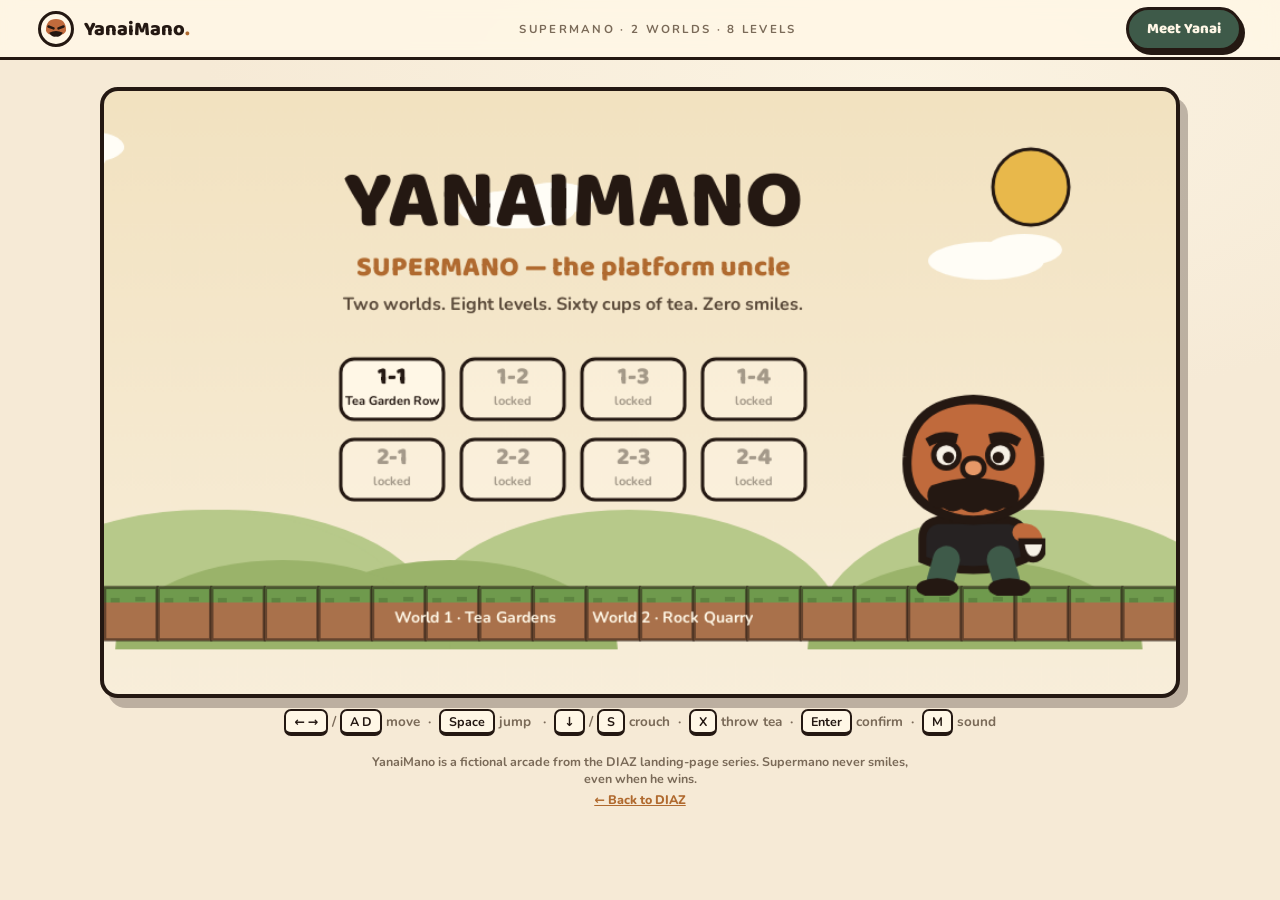
<file: yanaimano/index.html>
<!DOCTYPE html>
<html lang="en">
<head>
<meta charset="utf-8">
<meta name="viewport" content="width=device-width, initial-scale=1, viewport-fit=cover">
<title>YanaiMano — Supermano</title>
<meta name="description" content="YanaiMano — a tiny platformer starring Supermano, the grumpy tea uncle. Two worlds, eight levels, sixty cups of tea.">

<link rel="preconnect" href="https://fonts.googleapis.com">
<link rel="preconnect" href="https://fonts.gstatic.com" crossorigin>
<link href="https://fonts.googleapis.com/css2?family=Baloo+2:wght@600;700;800&family=Nunito:wght@600;700;800&display=swap" rel="stylesheet">

<link rel="icon" type="image/svg+xml" href="favicon.svg">
<link rel="stylesheet" href="mano.css">
<script>document.documentElement.classList.add('js');</script>
</head>
<body>

<!-- ============================== nav ============================== -->
<header class="nav">
  <a class="nav__brand" href="../index.html" aria-label="Back to DIAZ">
    <span class="nav__badge" aria-hidden="true">
      <svg viewBox="0 0 48 48" fill="none">
        <path d="M8 26 Q8 8 24 8 Q40 8 40 26 Q40 34 24 34 Q8 34 8 26 Z" fill="#c06a3c"/>
        <path d="M12 20 l8 3 M36 20 l-8 3" stroke="#241812" stroke-width="4" stroke-linecap="round"/>
        <path d="M13 30 Q24 24 35 30 Q30 38 24 36 Q18 38 13 30 Z" fill="#241812"/>
      </svg>
    </span>
    <b>YanaiMano<i>.</i></b>
  </a>

  <span class="nav__tag">SUPERMANO · 2 WORLDS · 8 LEVELS</span>

  <a class="nav__back" href="../yanai/index.html">Meet Yanai</a>
</header>

<!-- ============================== the cabinet ============================== -->
<main class="hall">
  <div class="cab">
    <canvas id="game" width="960" height="540"
            aria-label="YanaiMano — a platformer. Arrow keys or A and D to move, Space to jump."></canvas>

    <!-- touch controls (coarse pointers only) -->
    <div class="pad pad--move" aria-hidden="true">
      <button class="pad__btn" id="btnL">◀</button>
      <button class="pad__btn" id="btnD">▼</button>
      <button class="pad__btn" id="btnR">▶</button>
    </div>
    <div class="pad pad--jump" aria-hidden="true">
      <button class="pad__btn" id="btnF">☕</button>
      <button class="pad__btn pad__btn--big" id="btnJ">▲</button>
    </div>
  </div>

  <p class="keys">
    <b>←&nbsp;→</b> / <b>A&nbsp;D</b> move&nbsp;&nbsp;·&nbsp;&nbsp;<b>Space</b> jump
    &nbsp;&nbsp;·&nbsp;&nbsp;<b>↓</b> / <b>S</b> crouch&nbsp;&nbsp;·&nbsp;&nbsp;<b>X</b> throw tea&nbsp;&nbsp;·&nbsp;&nbsp;<b>Enter</b> confirm&nbsp;&nbsp;·&nbsp;&nbsp;<b>M</b> sound
  </p>

  <noscript><p class="keys">Supermano needs JavaScript to run. The kettle stays cold without it.</p></noscript>

  <footer class="foot">
    <span>YanaiMano is a fictional arcade from the DIAZ landing-page series.
    Supermano never smiles, even when he wins.</span>
    <a href="../index.html">← Back to DIAZ</a>
  </footer>
</main>

<script src="mano.js"></script>
</body>
</html>
</file>
<file: communication/comm.css>
/* ============================================================
   Kunnam Relay
   Bone-white technical HUD — after to-portfolio.com.
   Near-white ground, hairline rules, tiny monospace, live
   readouts. The restraint IS the design: almost nothing here
   is darker than #6b7078.
   ============================================================ */

:root {
  --bg:     #eceded;
  --panel:  #f4f5f5;
  --ink:    #2c3035;
  --mid:    #6b7078;
  --faint:  #a7acb2;
  --line:   #d3d6d9;
  --hair:   #dfe1e3;
  --live:   #22b07d;   /* the one saturated colour on the page */
  --ease:   cubic-bezier(.25, .1, .25, 1);
  --pad:    max(20px, 4vw);
  --hud-h:  46px;
}

* { margin: 0; padding: 0; box-sizing: border-box; }

html {
  scroll-behavior: smooth;
  scroll-padding-top: calc(var(--hud-h) + 20px);
  background: var(--bg);
  overflow-x: clip;
}

body {
  background: var(--bg);
  color: var(--ink);
  font-family: 'JetBrains Mono', ui-monospace, 'SF Mono', Menlo, Consolas, monospace;
  font-size: 13px;
  line-height: 1.6;
  -webkit-font-smoothing: antialiased;
}

/* ------------------------------------------------- blueprint grid */

.grid {
  position: fixed;
  inset: 0;
  z-index: 0;
  pointer-events: none;
  background:
    linear-gradient(var(--hair) 1px, transparent 1px) 0 0 / 100% 22px,
    linear-gradient(90deg, var(--hair) 1px, transparent 1px) 0 0 / 22px 100%;
  opacity: .5;
  /* Fade the grid out at the edges so it reads as a field, not wallpaper. */
  -webkit-mask-image: radial-gradient(120% 90% at 50% 40%, #000 30%, transparent 100%);
  mask-image: radial-gradient(120% 90% at 50% 40%, #000 30%, transparent 100%);
}

/* ------------------------------------------- viewport corner marks */

.frame { position: fixed; inset: 0; z-index: 40; pointer-events: none; }

.frame__c {
  position: absolute;
  width: 26px;
  height: 26px;
  border: 1px solid var(--faint);
}

.frame__c--tl { top: 16px;    left: 16px;  border-right: 0; border-bottom: 0; }
.frame__c--tr { top: 16px;    right: 16px; border-left: 0;  border-bottom: 0; }
.frame__c--bl { bottom: 16px; left: 16px;  border-right: 0; border-top: 0; }
.frame__c--br { bottom: 16px; right: 16px; border-left: 0;  border-top: 0; }

/* ------------------------------------------------------------ hud */

.hud {
  position: sticky;
  top: 0;
  z-index: 30;
  height: var(--hud-h);
  display: flex;
  align-items: center;
  gap: 18px;
  padding: 0 calc(var(--pad) + 26px);
  background: color-mix(in srgb, var(--bg) 82%, transparent);
  backdrop-filter: blur(8px);
  -webkit-backdrop-filter: blur(8px);
  border-bottom: 1px solid var(--hair);
  font-size: 11px;
  letter-spacing: .1em;
  text-transform: uppercase;
  color: var(--mid);
}

.hud__left { display: flex; align-items: center; gap: 11px; min-width: 0; }
.hud__rule { width: 26px; height: 1px; background: var(--faint); flex: 0 0 auto; }
.hud__id { color: var(--ink); font-weight: 700; white-space: nowrap; }
.hud__state, .hud__loop { white-space: nowrap; }
.hud__loop { color: var(--faint); }

.dot {
  width: 6px; height: 6px;
  border-radius: 50%;
  background: var(--live);
  flex: 0 0 auto;
  box-shadow: 0 0 0 0 color-mix(in srgb, var(--live) 60%, transparent);
  animation: ping 2.4s var(--ease) infinite;
}
.dot.is-down { background: #d1554b; animation: none; }

@keyframes ping {
  0%   { box-shadow: 0 0 0 0 color-mix(in srgb, var(--live) 55%, transparent); }
  70%  { box-shadow: 0 0 0 7px transparent; }
  100% { box-shadow: 0 0 0 0 transparent; }
}

.hud__nav { display: flex; gap: 16px; margin-left: auto; }

.hud__nav a {
  color: var(--mid);
  text-decoration: none;
  transition: color .2s;
  white-space: nowrap;
}
.hud__nav a:hover { color: var(--ink); }

/* ============================================================
   Reveal — a scan wipe, not a fade-up
   ------------------------------------------------------------
   The reference's language is instrumentation: things resolve
   into being, line by line. So elements wipe in from the left
   under a clip, with a hairline that runs ahead of the wipe.
   Gated on .js so a dead script never leaves a blank page.
   ============================================================ */

.js [data-reveal] {
  clip-path: inset(0 100% 0 0);
  opacity: 0;
  transition:
    clip-path .75s var(--ease),
    opacity   .45s linear;
  transition-delay: calc(var(--d, 0) * 90ms);
}

.js [data-reveal].is-in { clip-path: inset(0 0 0 0); opacity: 1; }

/* ----------------------------------------------------------- hero */

.hero {
  position: relative;
  z-index: 1;
  min-height: calc(100vh - var(--hud-h));
  display: grid;
  align-content: center;
  padding: 60px calc(var(--pad) + 26px) 120px;
  overflow: hidden;
}

/* The node sits behind the type, bleeding off the right edge. */
.node {
  position: absolute;
  top: 50%;
  right: -6%;
  width: min(760px, 72vw);
  aspect-ratio: 1;
  transform: translateY(-50%);
  pointer-events: none;
  z-index: -1;
}

.hero__type { max-width: 620px; }

.tag { font-size: 11px; letter-spacing: .22em; text-transform: uppercase; color: var(--faint); margin-bottom: 18px; }

.hero__h1 {
  font-size: clamp(34px, 5.4vw, 66px);
  font-weight: 700;
  letter-spacing: -.045em;
  line-height: 1.02;
  color: var(--ink);
}

.hero__sub {
  margin-top: 20px;
  max-width: 46ch;
  color: var(--mid);
  font-size: 13px;
  line-height: 1.75;
}

.hero__cta { margin-top: 30px; display: flex; gap: 10px; flex-wrap: wrap; }

.btn {
  display: inline-block;
  border: 1px solid var(--line);
  background: var(--panel);
  color: var(--ink);
  text-decoration: none;
  font-size: 11.5px;
  letter-spacing: .1em;
  text-transform: uppercase;
  padding: 10px 16px;
  transition: border-color .2s, background .2s, transform .2s var(--ease);
}
.btn:hover { border-color: var(--mid); transform: translateY(-1px); }

.btn--solid { background: var(--ink); color: var(--bg); border-color: var(--ink); }
.btn--solid:hover { background: #14171a; }
.btn--lg { padding: 14px 26px; font-size: 12.5px; }

/* ------------------------------------------------------ boot log */

.boot {
  position: absolute;
  left: calc(var(--pad) + 26px);
  bottom: 42px;
  font-size: 10.5px;
  color: var(--faint);
  letter-spacing: .06em;
}

.boot__head { text-transform: uppercase; letter-spacing: .14em; margin-bottom: 6px; }
.boot__dots { color: var(--line); }
.boot__log { list-style: none; }
.boot__log li { white-space: nowrap; }
.boot__log b { color: var(--live); font-weight: 500; }
.boot__log em { color: var(--mid); font-style: normal; }

/* The cursor only blinks on the line still being typed. */
.boot__log li.typing::after {
  content: '';
  display: inline-block;
  width: 6px;
  height: 1em;
  margin-left: 2px;
  background: var(--mid);
  vertical-align: -2px;
  animation: blink 1s steps(1) infinite;
}

@keyframes blink { 50% { opacity: 0; } }

/* ------------------------------------------------------ telemetry */

.telem {
  position: absolute;
  right: calc(var(--pad) + 26px);
  bottom: 42px;
  display: grid;
  gap: 2px;
  font-size: 10.5px;
  text-align: right;
}

.telem > div { display: flex; gap: 10px; justify-content: flex-end; }
.telem dt { color: var(--faint); text-transform: uppercase; letter-spacing: .1em; }
.telem dd { color: var(--mid); min-width: 14ch; text-align: left; }

/* ------------------------------------------------------- sections */

.sec {
  position: relative;
  z-index: 1;
  max-width: 1180px;
  margin: 0 auto;
  padding: clamp(80px, 12vh, 140px) calc(var(--pad) + 26px);
}

.sec__label {
  font-size: 11px;
  letter-spacing: .18em;
  text-transform: uppercase;
  color: var(--faint);
  padding-bottom: 12px;
  border-bottom: 1px solid var(--hair);
  margin-bottom: 34px;
}

.sec__title {
  font-size: clamp(24px, 3.2vw, 40px);
  font-weight: 700;
  letter-spacing: -.04em;
  line-height: 1.12;
  margin-bottom: 44px;
}

.sec__title--big { font-size: clamp(32px, 5.4vw, 68px); margin-bottom: 16px; }

/* ---------------------------------------------------------- cards */

.cards { list-style: none; display: grid; grid-template-columns: repeat(auto-fit, minmax(230px, 1fr)); gap: 1px;
         background: var(--hair); border: 1px solid var(--hair); }

.card {
  background: var(--panel);
  padding: 26px 22px 24px;
  display: grid;
  gap: 10px;
  align-content: start;
  min-height: 210px;
  transition: background .25s;
}
.card:hover { background: #fafbfb; }

.card__idx { font-size: 10px; letter-spacing: .18em; text-transform: uppercase; color: var(--faint); }
.card h3 { font-size: 17px; font-weight: 700; letter-spacing: -.02em; }
.card p { color: var(--mid); font-size: 12px; line-height: 1.7; }
.card__meta { margin-top: auto; font-size: 10px; color: var(--faint); letter-spacing: .08em; }

/* ----------------------------------------------------------- rail */

/* The steps sit on a hairline rail with a tick per node — a schematic,
   which is what this aesthetic wants instead of a photo. */
.rail { position: relative; padding-top: 22px; }

.rail::before {
  content: '';
  position: absolute;
  top: 6px;
  left: 0;
  right: 0;
  height: 1px;
  background: var(--line);
}

.rail__steps { list-style: none; display: grid; grid-template-columns: repeat(auto-fit, minmax(200px, 1fr)); gap: 24px; }

.step { position: relative; display: grid; gap: 8px; align-content: start; padding-top: 18px; }

.step::before {
  content: '';
  position: absolute;
  top: -16px;
  left: 0;
  width: 1px;
  height: 22px;
  background: var(--line);
}

.step::after {
  content: '';
  position: absolute;
  top: -19px;
  left: -2.5px;
  width: 6px;
  height: 6px;
  border-radius: 50%;
  background: var(--bg);
  border: 1px solid var(--mid);
}

.step__n { font-size: 10px; letter-spacing: .18em; color: var(--faint); }
.step b { font-size: 15px; letter-spacing: -.02em; }
.step p { color: var(--mid); font-size: 12px; line-height: 1.7; }

.note {
  margin-top: 54px;
  max-width: 68ch;
  color: var(--mid);
  font-size: 12px;
  line-height: 1.85;
  border-left: 1px solid var(--line);
  padding-left: 18px;
}

/* -------------------------------------------------------- metrics */

.metrics { list-style: none; display: grid; grid-template-columns: repeat(auto-fit, minmax(180px, 1fr)); gap: 30px; }
.metrics li { border-top: 1px solid var(--line); padding-top: 18px; display: grid; gap: 6px; }

.metrics b {
  font-size: clamp(32px, 4vw, 52px);
  font-weight: 700;
  letter-spacing: -.05em;
  line-height: 1;
  font-variant-numeric: tabular-nums;   /* stops the counters juddering */
}

.metrics span { color: var(--mid); font-size: 11.5px; }

/* --------------------------------------------------------- access */

.access { text-align: center; padding-bottom: clamp(100px, 16vh, 180px); }
.access .sec__label { text-align: left; }
.access__sub { color: var(--mid); margin-bottom: 34px; }

/* --------------------------------------------------------- footer */

.foot {
  position: relative;
  z-index: 1;
  border-top: 1px solid var(--hair);
  max-width: 1180px;
  margin: 0 auto;
  padding: 26px calc(var(--pad) + 26px);
  display: flex;
  justify-content: space-between;
  gap: 14px;
  flex-wrap: wrap;
  color: var(--faint);
  font-size: 10.5px;
}
.foot a { color: var(--ink); text-decoration: none; border-bottom: 1px solid var(--line); }
.foot a:hover { border-color: var(--ink); }

/* --------------------------------------------------- small screens */

@media (max-width: 820px) {
  .hud__nav { display: none; }
  .node { right: -30%; width: 120vw; opacity: .55; }
  /* The corner readouts need a whole screen to themselves; below this they
     collide with the CTA, so they return to normal flow. */
  .boot, .telem { position: static; text-align: left; margin-top: 40px; }
  .telem > div { justify-content: flex-start; }
  .hero { padding-bottom: 60px; }
}

/* -------------------------------------------------- reduced motion */

@media (prefers-reduced-motion: reduce) {
  html { scroll-behavior: auto; }
  .js [data-reveal] { clip-path: none; opacity: 1; transition: none; }
  .dot { animation: none; }
  .boot__log li.typing::after { animation: none; }
}
</file>
<file: ecommerce/shop.css>
/* ============================================================
   Kunnam Store — from click to couch
   A scroll-scrubbed delivery story. JS writes, per scene:
     --u  local progress 0..1
     --s  camera scale (the zoom choreography)
     --o  opacity
     --sv visibility
   plus scene-specific vars. All element motion lives here.
   Without .zmode (phones, reduced motion, no JS) the scenes
   stack vertically as story panels in their finished pose.
   ============================================================ */

:root {
  --paper:  #f2ead9;
  --card:   #e7d9bf;
  --board:  #c99a5c;   /* cardboard */
  --boardd: #a9763f;
  --ink:    #2e2620;
  --soft:   #7a6f5e;
  --orange: #e0641f;
  --green:  #1f6f54;
  --skyblu: #cfe7ea;
  --white:  #fdfaf3;
  --ease:   cubic-bezier(.25, .1, .25, 1);
  --nav-h:  62px;
}

* { margin: 0; padding: 0; box-sizing: border-box; }

html {
  background: var(--paper);
  overflow-x: clip;
}

body {
  background:
    radial-gradient(90% 70% at 50% 20%, #f7f1e3 0%, var(--paper) 60%),
    var(--paper);
  color: var(--ink);
  font-family: 'Nunito', 'Segoe UI', system-ui, sans-serif;
  font-weight: 700;
  line-height: 1.5;
}

svg { display: block; }
button { font: inherit; cursor: pointer; }

/* ------------------------------------------------------------ nav */

.nav {
  position: fixed;
  top: 0;
  left: 0;
  right: 0;
  z-index: 50;
  height: var(--nav-h);
  display: flex;
  align-items: center;
  gap: 26px;
  padding: 0 max(20px, 3vw);
  background: color-mix(in srgb, var(--white) 82%, transparent);
  backdrop-filter: blur(10px);
  -webkit-backdrop-filter: blur(10px);
  border-bottom: 2px solid var(--ink);
}

.nav__brand { display: flex; align-items: center; gap: 8px; color: var(--ink); text-decoration: none; }
.nav__brand svg { width: 20px; height: auto; }
.nav__brand b { font-weight: 900; font-size: 16px; }
.nav__brand span { color: var(--soft); font-size: 13px; font-weight: 800; text-transform: uppercase; letter-spacing: .14em; }

/* parcel tracking strip */

.track {
  list-style: none;
  display: flex;
  gap: 6px;
  margin-inline: auto;
}

.track li {
  position: relative;
  font-size: 11px;
  font-weight: 800;
  letter-spacing: .06em;
  text-transform: uppercase;
  color: var(--soft);
  padding: 5px 11px 5px 24px;
  border: 2px solid transparent;
  border-radius: 999px;
  transition: color .25s, border-color .25s, background .25s;
}

.track li::before {
  content: '';
  position: absolute;
  left: 8px;
  top: 50%;
  translate: 0 -50%;
  width: 9px;
  height: 9px;
  border-radius: 50%;
  border: 2px solid var(--soft);
  transition: background .25s, border-color .25s;
}

.track li.is-done { color: var(--ink); }
.track li.is-done::before { background: var(--green); border-color: var(--green); }

.track li.is-now {
  color: var(--orange);
  border-color: var(--orange);
  background: color-mix(in srgb, var(--orange) 8%, transparent);
}
.track li.is-now::before { background: var(--orange); border-color: var(--orange); }

.nav__hint { font-size: 12px; color: var(--soft); font-weight: 800; white-space: nowrap; }

/* ============================================================
   the stage
   ============================================================ */

.zmode main {
  position: fixed;
  inset: 0;
  z-index: 1;
}

.zmode .scene {
  position: absolute;
  inset: 0;
  display: grid;
  place-items: center;
  padding-top: var(--nav-h);
  visibility: var(--sv, visible);
  opacity: var(--o, 1);
  transform: scale(var(--s, 1));
  will-change: transform, opacity;
  pointer-events: none;
}

.zmode .scene.is-front { pointer-events: auto; }

#zspacer { width: 1px; pointer-events: none; }

/* fallback: vertical story panels, finished poses */
html:not(.zmode) .scene {
  min-height: 92vh;
  display: grid;
  place-items: center;
  padding: calc(var(--nav-h) + 30px) 4vw 40px;
}
html:not(.zmode) .scene { --u: 1; }
html:not(.zmode) .nav__hint { display: none; }

.chip {
  position: absolute;
  top: calc(var(--nav-h) + 22px);
  left: max(24px, 4vw);
  font-size: 12px;
  font-weight: 900;
  letter-spacing: .14em;
  text-transform: uppercase;
  color: var(--white);
  background: var(--ink);
  padding: 7px 14px;
  border-radius: 999px;
  rotate: -2deg;
}

html:not(.zmode) .chip { position: static; justify-self: start; margin-bottom: 14px; }

/* ============================================================
   C1 · the order
   ============================================================ */

.browser {
  width: min(880px, 92vw);
  background: var(--white);
  border: 3px solid var(--ink);
  border-radius: 18px;
  box-shadow: 10px 12px 0 rgba(46, 38, 32, .18);
  overflow: hidden;
}

.browser__bar {
  display: flex;
  align-items: center;
  gap: 7px;
  padding: 12px 16px;
  border-bottom: 3px solid var(--ink);
  background: var(--card);
}

.browser__bar i { width: 11px; height: 11px; border-radius: 50%; background: var(--ink); opacity: .35; }
.browser__bar i:first-child { background: var(--orange); opacity: 1; }

.browser__url {
  margin-left: 10px;
  font-size: 12.5px;
  font-weight: 800;
  color: var(--soft);
  background: var(--white);
  border: 2px solid var(--ink);
  border-radius: 999px;
  padding: 4px 14px;
}

.browser__body {
  position: relative;
  display: grid;
  grid-template-columns: 1fr 1fr;
  gap: 20px;
  padding: 34px 30px 38px;
}

.pdp__art { display: grid; place-items: center; position: relative; }

/* ---- the console (reused in packing + unboxing) ---- */

.console {
  position: relative;
  width: 74px;
  height: 190px;
  background: linear-gradient(100deg, #35302b 0%, #211d19 60%);
  border: 3px solid var(--ink);
  border-radius: 14px;
}

.console__stripe {
  position: absolute;
  inset: 12px auto 12px 50%;
  translate: -50% 0;
  width: 8px;
  border-radius: 4px;
  background: linear-gradient(180deg, var(--orange), #ff9a4d);
  box-shadow: 0 0 14px color-mix(in srgb, var(--orange) 70%, transparent);
}

.console__logo { position: absolute; left: 50%; bottom: 18px; translate: -50% 0; width: 18px; color: #f0e8d8; }

.pad {
  position: absolute;
  bottom: -4px;
  right: 12%;
  width: 84px;
  height: 52px;
  background: var(--white);
  border: 3px solid var(--ink);
  border-radius: 26px 26px 34px 34px;
  rotate: -8deg;
}

.pad__stick { position: absolute; top: 14px; left: 18px; width: 14px; height: 14px; border-radius: 50%; background: var(--ink); }
.pad__stick--r { left: auto; right: 18px; }

.pdp__info { display: grid; gap: 10px; align-content: center; }
.pdp__kicker { color: var(--orange); font-weight: 900; font-size: 12px; letter-spacing: .16em; text-transform: uppercase; }
.pdp__title { font-size: clamp(28px, 3.4vw, 44px); font-weight: 900; line-height: 1; }
.pdp__price { font-size: 24px; font-weight: 900; color: var(--green); }
.pdp__specs { list-style: none; color: var(--soft); font-size: 14px; display: grid; gap: 3px; }
.pdp__specs li::before { content: '✓ '; color: var(--green); }

.pdp__actions { display: flex; gap: 10px; margin-top: 8px; flex-wrap: wrap; }

.shopbtn {
  position: relative;
  overflow: hidden;
  border: 3px solid var(--ink);
  background: var(--white);
  color: var(--ink);
  font-weight: 900;
  font-size: 14.5px;
  padding: 11px 20px;
  border-radius: 999px;
  box-shadow: 3px 4px 0 var(--ink);
  transition: translate .15s var(--ease), box-shadow .15s var(--ease), background .2s;
  text-decoration: none;
  display: inline-block;
}

.shopbtn:hover { translate: -1px -2px; box-shadow: 5px 6px 0 var(--ink); }
.shopbtn--buy { background: var(--orange); color: var(--white); }

/* pressed state driven by the ghost cursor's clicks */
.shopbtn.is-pressed { translate: 2px 3px; box-shadow: 0 1px 0 var(--ink); }

.shopbtn__ripple {
  position: absolute;
  left: 50%;
  top: 50%;
  width: 10px;
  height: 10px;
  border-radius: 50%;
  translate: -50% -50%;
  background: color-mix(in srgb, var(--ink) 22%, transparent);
  opacity: 0;
  pointer-events: none;
}

.shopbtn.is-pressed .shopbtn__ripple { animation: ripple .45s var(--ease); }

@keyframes ripple { from { opacity: 1; scale: 1; } to { opacity: 0; scale: 14; } }

.cartpill {
  position: absolute;
  top: 18px;
  right: 22px;
  display: flex;
  align-items: center;
  gap: 7px;
  color: var(--ink);
  border: 2.5px solid var(--ink);
  background: var(--white);
  border-radius: 999px;
  padding: 6px 12px;
}

.cartpill svg { width: 19px; }
.cartpill__n {
  min-width: 21px;
  height: 21px;
  display: grid;
  place-items: center;
  font-size: 12px;
  border-radius: 50%;
  background: var(--soft);
  color: var(--white);
  transition: background .2s, scale .2s var(--ease);
}

.browser__body.is-carted .cartpill__n { background: var(--orange); animation: pop .4s var(--ease); }

@keyframes pop { 40% { scale: 1.45; } }

.toast {
  position: absolute;
  left: 50%;
  bottom: 16px;
  translate: -50% 130%;
  display: grid;
  text-align: center;
  gap: 1px;
  background: var(--green);
  color: var(--white);
  border: 3px solid var(--ink);
  border-radius: 14px;
  padding: 10px 22px;
  box-shadow: 4px 5px 0 rgba(46, 38, 32, .25);
  transition: translate .45s var(--ease);
}

.toast b { font-size: 15px; }
.toast span { font-size: 12px; opacity: .85; }
.browser__body.is-bought .toast { translate: -50% 0; }

/* the demo cursor */
.ghostcur {
  position: absolute;
  left: 0;
  top: 0;
  width: 26px;
  z-index: 5;
  translate: var(--cux, 60%) var(--cuy, 70%);
  transition: none;
  filter: drop-shadow(2px 3px 0 rgba(46, 38, 32, .25));
}
.ghostcur.is-click { animation: curclick .3s var(--ease); }
@keyframes curclick { 40% { scale: .8; } }

html:not(.zmode) .ghostcur { display: none; }

/* ============================================================
   C2 · packing
   ============================================================ */

.packroom { position: relative; width: min(860px, 92vw); height: min(520px, 66vh); }

.packroom__shelf {
  position: absolute;
  top: 6%;
  left: 6%;
  right: 6%;
  height: 14px;
  border-radius: 7px;
  background: var(--boardd);
  display: flex;
  gap: 18px;
  padding: 0 24px;
  align-items: flex-end;
}
.packroom__shelf i {
  width: 44px; height: 34px; margin-bottom: 14px;
  background: var(--board); border: 3px solid var(--ink); border-radius: 4px;
}

.packbench {
  position: absolute;
  left: 50%;
  bottom: 16%;
  translate: -50% 0;
  width: min(420px, 60vw);
  height: 240px;
  border-bottom: 12px solid var(--boardd);
  display: grid;
  justify-items: center;
  align-items: end;
}

/* console hovers above the open box and lowers in: --drop 0..1 */
.console--packing {
  position: absolute;
  bottom: 60px;
  scale: .8;
  transform: translateY(calc((1 - var(--drop, 0)) * -170px));
  z-index: 1;
}

.box {
  position: relative;
  width: 200px;
  height: 150px;
  background: var(--board);
  border: 3px solid var(--ink);
  border-radius: 6px;
}

.box__flap {
  position: absolute;
  top: -3px;
  width: 50%;
  height: 34px;
  background: var(--boardd);
  border: 3px solid var(--ink);
  transform-origin: bottom;
}

/* flaps close with --flap 0..1 (0 = open flat up, 1 = closed) */
.box__flap--l { left: -3px; border-radius: 6px 0 0 0; rotate: calc((1 - var(--flap, 1)) * -140deg); transform-origin: bottom left; }
.box__flap--r { right: -3px; border-radius: 0 6px 0 0; rotate: calc((1 - var(--flap, 1)) * 140deg); transform-origin: bottom right; }

.box__tape {
  position: absolute;
  top: -6px;
  left: 50%;
  translate: -50% 0;
  width: calc(var(--tape, 1) * 44px);
  height: 40px;
  background: color-mix(in srgb, var(--orange) 85%, #fff);
  border-inline: 2px solid var(--ink);
  opacity: min(1, calc(var(--tape, 1) * 3));
}

.label {
  position: absolute;
  left: 50%;
  top: 52%;
  translate: -50% -50%;
  scale: var(--stamp, 1);
  display: grid;
  justify-items: center;
  gap: 2px;
  background: var(--white);
  border: 3px solid var(--ink);
  border-radius: 8px;
  padding: 8px 14px;
  color: var(--orange);
  text-align: center;
  rotate: -3deg;
}

.label svg { width: 26px; }
.label b { font-size: 12px; line-height: 1.15; text-transform: uppercase; letter-spacing: .06em; color: var(--ink); }
.label--small { padding: 5px 8px; }
.label--small svg { width: 18px; }

/* whole packed box slides right toward the van: --slide 0..1 */
.box--packing { translate: calc(var(--slide, 0) * 46vw) 0; z-index: 2; }

.packvan {
  position: absolute;
  right: -4%;
  bottom: 12%;
  width: 200px;
  height: 230px;
  background: var(--white);
  border: 3px solid var(--ink);
  border-radius: 14px 0 0 14px;
}
.packvan__door {
  position: absolute;
  inset: 12px 0 12px 12px;
  background: repeating-linear-gradient(0deg, var(--card) 0 26px, var(--soft) 26px 29px);
  border: 3px solid var(--ink);
  border-right: 0;
  border-radius: 8px 0 0 8px;
}

/* ============================================================
   C3 · the van
   ============================================================ */

.roadworld { position: relative; width: 100%; height: 100%; overflow: hidden; }

.sky { position: absolute; inset: 0 0 34% 0; background: linear-gradient(180deg, var(--skyblu), #eaf3ef); }

.cloud {
  position: absolute;
  height: 26px;
  width: 90px;
  border-radius: 999px;
  background: var(--white);
  border: 3px solid var(--ink);
  translate: calc(var(--far, 0px) * 1) 0;
}
.c1 { top: 18%; left: 15%; }
.c2 { top: 30%; left: 55%; scale: 1.3; }
.c3 { top: 12%; left: 80%; scale: .8; }

.hills {
  position: absolute;
  left: -20%;
  right: -20%;
  bottom: 30%;
  height: 26%;
  translate: var(--far, 0px) 0;
  background:
    radial-gradient(58% 100% at 25% 100%, #cfdcc2 60%, transparent 61%),
    radial-gradient(58% 100% at 70% 100%, #bccfae 55%, transparent 56%);
}

.towns {
  position: absolute;
  left: -30%;
  right: -30%;
  bottom: 31.5%;
  height: 15%;
  translate: var(--mid, 0px) 0;
  background:
    linear-gradient(0deg, var(--card) 0 55%, transparent 55%),
    repeating-linear-gradient(90deg,
      var(--white) 0 70px, var(--card) 70px 74px,
      var(--card) 74px 130px, transparent 130px 210px);
  border-bottom: 3px solid var(--ink);
  opacity: .8;
}

.road {
  position: absolute;
  left: 0;
  right: 0;
  bottom: 0;
  height: 30%;
  background: #4d453c;
  border-top: 4px solid var(--ink);
}

.road::before {
  content: '';
  position: absolute;
  left: -10%;
  right: -10%;
  top: 46%;
  height: 8px;
  background: repeating-linear-gradient(90deg, var(--white) 0 60px, transparent 60px 130px);
  transform: translateX(var(--dash, 0px));
}

.van {
  position: absolute;
  left: 50%;
  bottom: 22%;
  width: min(420px, 46vw);
  translate: calc(-50% + var(--vanx, 0px)) calc(var(--bob, 0px));
  z-index: 2;
}

.wheel { transform-box: fill-box; transform-origin: center; rotate: var(--wheel, 0deg); }

/* ============================================================
   C4 · the hub
   ============================================================ */

.hubworld { position: relative; width: min(900px, 94vw); height: min(540px, 68vh); }

.hub {
  position: absolute;
  top: 6%;
  left: 50%;
  translate: -50% 0;
  width: 78%;
  height: 52%;
  background: var(--white);
  border: 3px solid var(--ink);
  border-radius: 16px 16px 0 0;
  display: grid;
  justify-items: center;
}

.hub__sign {
  margin-top: 22px;
  display: flex;
  align-items: center;
  gap: 10px;
  font-size: clamp(16px, 2.3vw, 26px);
  font-weight: 900;
  text-transform: uppercase;
  letter-spacing: .05em;
  color: var(--ink);
  background: var(--orange);
  border: 3px solid var(--ink);
  color: var(--white);
  border-radius: 12px;
  padding: 8px 18px;
  rotate: -1.5deg;
}
.hub__sign svg { width: 26px; color: var(--white); }

.hub__door {
  position: absolute;
  bottom: 0;
  width: 34%;
  height: 46%;
  background: repeating-linear-gradient(0deg, var(--card) 0 18px, var(--soft) 18px 21px);
  border: 3px solid var(--ink);
  border-bottom: 0;
}

.belt { position: absolute; left: 0; right: 0; bottom: 14%; height: 20%; }

.belt__strip {
  position: absolute;
  inset: auto 0 0 0;
  height: 42%;
  background: var(--ink);
  border-radius: 999px;
  background-image: repeating-linear-gradient(90deg, transparent 0 34px, rgba(255,255,255,.25) 34px 38px);
  background-position: calc(var(--belt, 0px)) 0;
}

.belt__boxes {
  position: absolute;
  bottom: 40%;
  left: 0;
  display: flex;
  gap: 60px;
  align-items: flex-end;
  translate: var(--belt, 0px) 0;
}

.minibox {
  width: 74px; height: 58px;
  background: var(--board);
  border: 3px solid var(--ink);
  border-radius: 4px;
  display: grid;
  place-items: center;
}
.minibox--tall { height: 82px; }
.minibox--ours { width: 92px; height: 70px; color: var(--orange); }
.minibox--ours svg { width: 30px; }

.belt__scanner {
  position: absolute;
  left: 50%;
  bottom: 38%;
  translate: -50% 0;
  width: 6px;
  height: 130px;
  background: linear-gradient(180deg, var(--green), transparent);
  opacity: var(--scan, 0);
}

.hubworld.is-scanned .minibox--ours { box-shadow: 0 0 0 4px var(--green); }

/* ============================================================
   C5 · courier
   ============================================================ */

.lane { position: relative; width: 100%; height: 100%; overflow: hidden; }

.lane__homes {
  position: absolute;
  left: -30%;
  right: -30%;
  bottom: 30%;
  height: 34%;
  translate: var(--bgx, 0px) 0;
  background:
    repeating-linear-gradient(90deg,
      transparent 0 40px,
      var(--white) 40px 170px,
      transparent 170px 205px),
    linear-gradient(0deg, var(--card) 0 8%, transparent 8%);
  border-bottom: 3px solid var(--ink);
}

.lane::after {
  content: '';
  position: absolute;
  left: 0; right: 0; bottom: 0;
  height: 30%;
  background: #4d453c;
  border-top: 4px solid var(--ink);
}

.scoot {
  position: absolute;
  left: 50%;
  bottom: 20%;
  width: min(340px, 40vw);
  translate: calc(-50% + var(--scootx, 0px)) var(--bob, 0px);
  z-index: 2;
}

/* ============================================================
   C6 · the brand zoom
   ============================================================ */

.bigparcel {
  position: relative;
  width: min(680px, 88vw);
  aspect-ratio: 1.5;
  background: var(--board);
  border: 4px solid var(--ink);
  border-radius: 10px;
  display: grid;
  place-items: center;
}

.bigparcel__tape {
  position: absolute;
  inset: 0 auto 0 50%;
  translate: -50% 0;
  width: 70px;
  background: color-mix(in srgb, var(--orange) 85%, #fff);
  border-inline: 3px solid var(--ink);
}

.biglabel {
  position: relative;
  overflow: hidden;
  z-index: 1;
  display: grid;
  justify-items: center;
  gap: 6px;
  background: var(--white);
  border: 4px solid var(--ink);
  border-radius: 16px;
  padding: clamp(22px, 4vw, 44px) clamp(30px, 6vw, 70px);
  color: var(--orange);
  rotate: -2deg;
  box-shadow: 8px 10px 0 rgba(46, 38, 32, .2);
}

.biglabel svg { width: clamp(60px, 9vw, 110px); }
.biglabel b { font-size: clamp(26px, 4.6vw, 54px); font-weight: 900; text-transform: uppercase; letter-spacing: .02em; color: var(--ink); line-height: 1; }
.biglabel > span { font-size: clamp(13px, 1.6vw, 18px); color: var(--soft); font-weight: 800; }

.biglabel__shine {
  position: absolute;
  inset: -20%;
  background: linear-gradient(115deg, transparent 42%, rgba(255,255,255,.75) 50%, transparent 58%);
  translate: calc((var(--shine, 0) * 2 - 1) * 120%) 0;
}

/* ============================================================
   C7 · doorstep
   ============================================================ */

.porch { position: relative; width: min(760px, 92vw); height: min(560px, 70vh); display: grid; place-items: end center; }

.house {
  position: relative;
  width: min(430px, 70vw);
  height: 82%;
  background: var(--white);
  border: 3px solid var(--ink);
  border-radius: 10px 10px 0 0;
}

.house__roof {
  position: absolute;
  top: -46px;
  left: -8%;
  right: -8%;
  height: 46px;
  background: var(--orange);
  border: 3px solid var(--ink);
  border-radius: 10px 10px 0 0;
}

.house__window {
  position: absolute;
  top: 18%;
  left: 12%;
  width: 74px;
  height: 64px;
  background: var(--skyblu);
  border: 3px solid var(--ink);
  border-radius: 8px;
  box-shadow: inset 0 -20px 0 rgba(46,38,32,.06);
}

.house__mat {
  position: absolute;
  bottom: -14px;
  left: 50%;
  translate: -50% 0;
  width: 180px;
  height: 16px;
  border-radius: 8px;
  background: var(--green);
  border: 3px solid var(--ink);
}

/* overflow hidden: the door swings inward and the frame clips it, which
   also stops the 3D-rotated panel poking above the lintel */
.doorway {
  position: absolute;
  bottom: 0;
  left: 50%;
  translate: -50% 0;
  width: 150px;
  height: 62%;
  border: 3px solid var(--ink);
  border-bottom: 0;
  background: #3a332c;
  perspective: 900px;
  overflow: hidden;
}

.doorway__glow {
  position: absolute;
  inset: 0;
  background: linear-gradient(180deg, #ffd97f, #ffb35c);
  opacity: calc(var(--door, 0) / 78 * .9);
}

.door {
  position: absolute;
  inset: 0;
  background: var(--boardd);
  border-right: 3px solid var(--ink);
  transform-origin: left center;
  transform: rotateY(calc(var(--door, 0) * -1deg));
  z-index: 2;
}

.door__knob { position: absolute; right: 12px; top: 50%; width: 11px; height: 11px; border-radius: 50%; background: var(--ink); }

/* ---- the people ---- */

/* delivery person stands left of the door, parcel arms out */
.dman {
  position: absolute;
  bottom: 0;
  left: 9%;
  width: clamp(110px, 16vw, 150px);
  z-index: 2;
}

/* customer steps up inside the doorway as it opens; revealed with --door */
.customer {
  position: absolute;
  bottom: 0;
  left: calc(50% - 46px);
  width: clamp(110px, 16vw, 150px);
  z-index: 2;
  opacity: min(1, calc(var(--door, 0) / 45));
  transform: translateX(calc((1 - min(1, var(--door, 0) / 78)) * 26px));
}

/* forearms extend toward the parcel: --arms 0..1 grows them out */
.customer__arms {
  transform-box: fill-box;
  transform-origin: right center;
  transform: scaleX(calc(.25 + var(--arms, 0) * .75));
}

/* the parcel arcs from the courier's hands to the customer's: JS writes
   --handx/--handy in px so the endpoints track the actual figures */
.handoff {
  position: absolute;
  bottom: 0;
  left: 0;
  translate: var(--handx, 20vw) var(--handy, -120px);
  rotate: calc((1 - var(--hand, 0)) * -6deg);
  z-index: 3;
}

.box--handoff { width: 120px; height: 92px; }
.box--handoff .box__tape { width: 30px; height: 26px; top: -4px; }
.box--handoff .label--small { top: 58%; }

/* ============================================================
   C8 · unboxing
   ============================================================ */

.unbox { position: relative; width: min(560px, 86vw); height: min(520px, 66vh); display: grid; place-items: end center; }

.unbox__ray {
  position: absolute;
  bottom: 34%;
  left: 50%;
  width: 10px;
  height: calc(var(--glow, 0) * 46vh);
  translate: -50% 0;
  transform-origin: bottom;
  background: linear-gradient(180deg, transparent, #ffd97f);
  opacity: .85;
}
.unbox__ray.r1 { rotate: -28deg; }
.unbox__ray.r2 { rotate: 0deg; height: calc(var(--glow, 0) * 54vh); }
.unbox__ray.r3 { rotate: 28deg; }

.console--reveal {
  position: absolute;
  bottom: calc(26% + var(--rise, 0) * 34%);
  scale: calc(.9 + var(--rise, 0) * .3);
  z-index: 1;
}

/* the customer behind the box: arms swing from the rim to a raised cheer
   as the console comes out, mouth opening with them */
/* peeking from behind the box: legs hidden by it, head and raised arms
   clearing the top edge, nudged right so the rising console misses the face */
.unboxer {
  position: absolute;
  bottom: 30px;
  left: calc(50% + 46px);
  translate: -50% 0;
  width: clamp(140px, 17vw, 175px);
  z-index: 0;
}

.unboxer__arml,
.unboxer__armr {
  transform-box: fill-box;
  transform-origin: 6% 10%;
  transform: rotate(calc(var(--rise, 0) * -95deg));
}

.unboxer__armr {
  transform-origin: 94% 10%;
  transform: rotate(calc(var(--rise, 0) * 95deg));
}

.unboxer__mouth {
  transform-box: fill-box;
  transform-origin: center;
  scale: calc(.4 + var(--rise, 0) * .6);
}

/* flaps settle at ±115°: leaning outward-down like a really opened box,
   instead of the ±150° plank-wings of the first pass */
.box--open { width: 240px; height: 170px; z-index: 2; }
.box--open .box__flap--l { rotate: calc(var(--flapo, 0) * -115deg); }
.box--open .box__flap--r { rotate: calc(var(--flapo, 0) * 115deg); }

/* ============================================================
   C9 · game night
   ============================================================ */

/* one column, no absolute stacking: CTA on top, then TV, then couch — the
   first pass floated the CTA over the TV screen and it drowned in the sun */
.room {
  position: relative;
  width: min(880px, 94vw);
  display: grid;
  justify-items: center;
  align-content: center;
  gap: 20px;
}

.tv {
  position: relative;
  width: min(430px, 56vw);
  display: grid;
  justify-items: center;
}

.tv__screen {
  position: relative;
  width: 100%;
  aspect-ratio: 16 / 9;
  background: linear-gradient(180deg, #241b3a 0%, #472457 55%, #7a3357 100%);
  border: 4px solid var(--ink);
  border-radius: 12px;
  overflow: hidden;
  box-shadow: 0 0 calc(var(--pulse, 0) * 60px) calc(var(--pulse, 0) * 14px) rgba(224, 100, 31, .35);
}

.tv__sun {
  position: absolute;
  top: 16%;
  left: 50%;
  translate: -50% 0;
  width: 26%;
  aspect-ratio: 1;
  border-radius: 50%;
  background: linear-gradient(180deg, #ffb35c, #ff5c8a);
}

.tv__peak {
  position: absolute;
  bottom: -2px;
  left: 50%;
  translate: -50% 0;
  width: 0;
  height: 0;
  border-left: 90px solid transparent;
  border-right: 90px solid transparent;
  border-bottom: 120px solid #1c1430;
}

.tv__title {
  position: absolute;
  bottom: 10%;
  left: 50%;
  translate: -50% 0;
  color: #fff;
  font-size: clamp(15px, 2vw, 22px);
  letter-spacing: .5em;
  text-indent: .5em;
  font-weight: 900;
}

.tv__stand { width: 130px; height: 12px; background: var(--ink); border-radius: 0 0 8px 8px; }

.couch {
  position: relative;
  width: min(430px, 62vw);
  height: 110px;
  background: var(--green);
  border: 3px solid var(--ink);
  border-radius: 22px 22px 12px 12px;
  box-shadow: 0 14px 0 -6px var(--boardd);
}

/* players seen from behind the couch, pads up toward the TV */
.gamer { position: absolute; bottom: 44px; width: 132px; }
.g1 { left: 16%; }
.g2 { right: 16%; }

.gamer__pad {
  transform-box: fill-box;
  transform-origin: center;
  rotate: calc(var(--wiggle, 0) * 1.4deg);
}
.g2 .gamer__pad { rotate: calc(var(--wiggle, 0) * -1.4deg); }

.confetti {
  position: absolute;
  inset: 0;
  pointer-events: none;
  background:
    radial-gradient(6px 6px at 16% 12%, var(--orange) 60%, transparent 61%),
    radial-gradient(5px 5px at 32% 6%,  var(--green) 60%, transparent 61%),
    radial-gradient(6px 6px at 52% 10%, #ff5c8a 60%, transparent 61%),
    radial-gradient(5px 5px at 70% 5%,  var(--orange) 60%, transparent 61%),
    radial-gradient(6px 6px at 86% 11%, var(--green) 60%, transparent 61%);
  background-repeat: no-repeat;
  transform: translateY(calc(var(--confetti, 0) * 70vh)) rotate(calc(var(--confetti, 0) * 20deg));
  opacity: calc(1.2 - var(--confetti, 0));
}

.endcta {
  order: -1;                         /* first row of the room column */
  width: min(560px, 90vw);
  text-align: center;
  display: grid;
  justify-items: center;
  gap: 8px;
  opacity: var(--cta, 0);
  transform: translateY(calc((1 - var(--cta, 0)) * 30px));
}

.endcta h2 { font-size: clamp(24px, 3.2vw, 36px); font-weight: 900; }
.endcta p { color: var(--soft); font-size: 14px; max-width: 46ch; }

.foot {
  margin-top: 10px;
  padding-top: 10px;
  border-top: 2px solid color-mix(in srgb, var(--ink) 25%, transparent);
  font-size: 11.5px;
  color: var(--soft);
  display: grid;
  gap: 3px;
}
.foot a { color: var(--orange); font-weight: 800; text-decoration: none; }
.foot a:hover { text-decoration: underline; }

/* --------------------------------------------------- small screens */

@media (max-width: 860px) {
  .track { display: none; }
  .nav__hint { display: none; }
  .browser__body { grid-template-columns: 1fr; }
  .pdp__art { min-height: 240px; }
}

/* -------------------------------------------------- reduced motion */

@media (prefers-reduced-motion: reduce) {
  .shopbtn { transition: none; }
  .toast { transition: none; }
  .track li { transition: none; }
}
</file>
<file: fitness/fit.css>
/* ============================================================
   Kunnam Fit — "Orchestrate your fitness"
   ------------------------------------------------------------
   Mercury-Command-style scroll film. One fixed canvas plays the
   sky → swirl → ring → sweep sequence; fixed DOM layers carry
   the copy, each faded/moved by scroll in fit.js. Without JS
   (or with reduced motion) the layers stack as a plain page.
   ============================================================ */

:root {
  --ink:   #e8e9f2;
  --dim:   #a9abc0;
  --faint: #6d7089;
  --bg:    #14162a;
  --panel: #1c1f36;
  --line:  rgba(233, 234, 244, .14);
  --cta:   #6b71f2;
  --ease:  cubic-bezier(.3, .1, .3, 1);
}

* { margin: 0; padding: 0; box-sizing: border-box; }

html { background: var(--bg); }

body {
  background: var(--bg);
  color: var(--ink);
  font-family: 'Inter', 'Segoe UI', system-ui, sans-serif;
  font-weight: 400;
  line-height: 1.5;
  overflow-x: hidden;
}

b, i { font-style: normal; }
input, button { font: inherit; color: inherit; }

/* ------------------------------------------------------------ nav */

.nav {
  position: fixed;
  top: 0; left: 0; right: 0;
  z-index: 40;
  height: 62px;
  display: flex;
  align-items: center;
  gap: 26px;
  padding: 0 max(20px, 3vw);
  background: rgba(11, 12, 22, .78);
  backdrop-filter: blur(10px);
  -webkit-backdrop-filter: blur(10px);
}

.nav__brand {
  display: flex;
  align-items: center;
  gap: 10px;
  color: var(--ink);
  text-decoration: none;
  letter-spacing: .22em;
  font-size: 13.5px;
  font-weight: 500;
}
.nav__mark { width: 30px; height: 30px; display: grid; place-items: center; }
.nav__mark svg { width: 30px; }

.nav__links {
  margin-inline: auto;
  display: flex;
  gap: 6px;
}
.nav__links a {
  display: inline-flex;
  align-items: center;
  gap: 6px;
  color: var(--ink);
  text-decoration: none;
  font-size: 14.5px;
  padding: 8px 12px;
  border-radius: 8px;
  opacity: .92;
}
.nav__links a:hover { background: rgba(255, 255, 255, .07); opacity: 1; }
.nav__links svg { width: 9px; stroke: var(--dim); stroke-width: 1.6; fill: none; }

.nav__right { display: flex; align-items: center; gap: 18px; }
.nav__login { color: var(--ink); text-decoration: none; font-size: 14.5px; opacity: .92; }
.nav__login:hover { opacity: 1; }
.nav__cta {
  background: var(--cta);
  color: #fff;
  text-decoration: none;
  font-size: 14.5px;
  font-weight: 500;
  padding: 10px 20px;
  border-radius: 999px;
  transition: background .2s;
}
.nav__cta:hover { background: #7d82f5; }

/* ------------------------------------------------------------ canvas */

#space {
  position: fixed;
  inset: 0;
  z-index: 0;
  width: 100%;
  height: 100%;
  display: block;
}
html:not(.js) #space, html.static #space { display: none; }

/* ------------------------------------------------------------ layers
   Base styles are the static (no-JS / reduced-motion) layout;
   .js:not(.static) turns them into fixed film layers. */

.lay { position: relative; z-index: 2; }

.js:not(.static) .lay {
  position: fixed;
  inset: 0;
  z-index: 2;
  pointer-events: none;
}

/* ---- hero ---- */

.hero {
  min-height: 88vh;
  display: grid;
  align-content: center;
  justify-items: center;
  text-align: center;
  gap: 22px;
  padding: 120px 20px 40px;
}
.js:not(.static) .hero { min-height: 0; padding: 0 20px; height: 100%; }

.hero h1 {
  font-size: clamp(40px, 5.6vw, 74px);
  font-weight: 300;
  letter-spacing: -.02em;
  line-height: 1.05;
}
.hero__sub {
  font-size: clamp(15px, 1.5vw, 19px);
  color: var(--dim);
  max-width: 56ch;
}

.pill {
  display: flex;
  align-items: center;
  margin-top: 8px;
  padding: 5px;
  border-radius: 999px;
  background: rgba(255, 255, 255, .07);
  border: 1px solid var(--line);
  backdrop-filter: blur(6px);
  -webkit-backdrop-filter: blur(6px);
  pointer-events: auto;
}
.pill input {
  background: none;
  border: none;
  outline: none;
  padding: 9px 18px;
  width: min(240px, 46vw);
  color: var(--ink);
}
.pill input::placeholder { color: var(--faint); }
.pill button {
  background: var(--cta);
  border: none;
  color: #fff;
  font-weight: 500;
  padding: 11px 22px;
  border-radius: 999px;
  cursor: pointer;
  white-space: nowrap;
  transition: background .2s;
}
.pill button:hover { background: #7d82f5; }

.chip {
  position: relative;
  z-index: 2;
  margin: 0 auto;
  width: fit-content;
  max-width: 92vw;
  text-align: center;
  font-size: 12px;
  color: var(--dim);
  background: rgba(255, 255, 255, .06);
  border: 1px solid var(--line);
  border-radius: 999px;
  padding: 9px 20px;
}
.js:not(.static) .chip {
  position: fixed;
  left: 50%;
  bottom: 26px;
  translate: -50% 0;
  z-index: 2;
  pointer-events: none;
}

/* ---- ring words ---- */

.ringwords {
  display: grid;
  place-items: center;
  gap: 10px;
  padding: 40px 20px;
}
.js:not(.static) .ringwords { display: block; padding: 0; }

.ringwords span {
  font-size: clamp(22px, 2.4vw, 32px);
  font-weight: 400;
  color: #d6d8e6;
}
.js:not(.static) .ringwords span {
  position: absolute;
  left: 50%;
  top: 52%;
  translate: -50% -50%;
  opacity: 0;
  white-space: nowrap;
}

/* ---- final: headline + carousel + bar ---- */

.final {
  padding: 90px 0 40px;
  display: grid;
  gap: 44px;
  justify-items: center;
}
.js:not(.static) .final {
  padding: 0;
  height: 100%;
  grid-template-rows: auto 1fr auto auto;
  align-content: start;
  opacity: 0;
}
.js:not(.static) .final.is-on { pointer-events: auto; }

.final h2 {
  margin-top: max(10vh, 84px);
  font-size: clamp(28px, 3.6vw, 48px);
  font-weight: 300;
  letter-spacing: -.02em;
  text-align: center;
  padding: 0 20px;
}
.js:not(.static) .final h2 { margin-top: max(12vh, 92px); }

.carousel {
  width: 100%;
  overflow: hidden;
  padding-left: max(4vw, 20px);
  align-self: center;
}
.cards {
  display: flex;
  gap: 26px;
  transition: translate .55s var(--ease);
  will-change: translate;
}

.card {
  flex: 0 0 auto;
  width: min(72vw, 900px);
  min-height: clamp(280px, 40vh, 420px);
  border: 1px solid var(--line);
  border-radius: 18px;
  background:
    radial-gradient(120% 150% at 20% 110%, rgba(107, 113, 242, .10) 0%, transparent 55%),
    var(--panel);
  display: grid;
  grid-template-columns: 1.05fr 1fr;
  align-items: center;
  gap: 18px;
  padding: clamp(18px, 3vw, 40px);
}
.card h3 {
  font-size: clamp(19px, 2.1vw, 27px);
  font-weight: 400;
  text-align: center;
  padding: 0 8px;
}

.card__mock { display: grid; }
.chat {
  background: rgba(10, 11, 20, .55);
  border: 1px solid var(--line);
  border-radius: 14px;
  padding: 16px 18px;
  display: grid;
  gap: 12px;
  font-size: 13.5px;
}
.chat__head { display: flex; align-items: center; gap: 10px; color: var(--dim); }
.chat__head b { display: block; font-weight: 500; color: var(--ink); font-size: 13px; }
.chat__head i { display: block; font-size: 11.5px; color: var(--faint); }
.chat__ico {
  width: 26px; height: 26px;
  display: grid; place-items: center;
  border-radius: 7px;
  background: rgba(255, 255, 255, .08);
  font-size: 10px;
  color: var(--dim);
  letter-spacing: .04em;
}
.chat__user {
  justify-self: end;
  background: rgba(255, 255, 255, .1);
  border-radius: 9px;
  padding: 8px 12px;
  max-width: 90%;
}
.chat__status { display: flex; align-items: center; gap: 8px; color: var(--faint); }
.dotpulse {
  width: 7px; height: 7px;
  border-radius: 50%;
  background: var(--cta);
}
.js:not(.static) .dotpulse { animation: pulse 1.2s ease-in-out infinite; }
@keyframes pulse { 50% { opacity: .25; } }

.chat__q { color: var(--dim); }
.chat__list { list-style: none; display: grid; gap: 7px; }
.chat__list li {
  display: flex;
  align-items: center;
  gap: 10px;
  background: rgba(255, 255, 255, .05);
  border: 1px solid rgba(255, 255, 255, .07);
  border-radius: 8px;
  padding: 7px 10px;
}
.chat__list li span {
  width: 20px; height: 20px;
  display: grid; place-items: center;
  border: 1px solid var(--line);
  border-radius: 5px;
  font-size: 11px;
  color: var(--dim);
}
.chat__list li.is-denied { opacity: .5; text-decoration: line-through; }

.chat__stats { list-style: none; display: grid; gap: 10px; }
.chat__stats li {
  display: grid;
  grid-template-columns: 74px 1fr auto;
  align-items: center;
  gap: 10px;
}
.chat__stats b { font-weight: 400; color: var(--dim); font-size: 12.5px; }
.chat__stats i {
  height: 7px;
  border-radius: 4px;
  background: rgba(255, 255, 255, .09);
  position: relative;
  overflow: hidden;
}
.chat__stats i::after {
  content: '';
  position: absolute;
  inset: 0;
  width: var(--w, 50%);
  border-radius: 4px;
  background: linear-gradient(90deg, #565cd8, #8a8ff6);
}
.chat__stats span { font-size: 12.5px; color: var(--ink); }

.finalbar {
  width: min(92vw, 1180px);
  display: flex;
  align-items: center;
  justify-content: space-between;
  gap: 18px;
}
.pill--bar input { width: min(190px, 38vw); }

.pager { display: flex; align-items: center; gap: 12px; color: var(--dim); font-size: 14px; }
.pager__btn {
  width: 42px; height: 42px;
  border-radius: 50%;
  border: 1px solid var(--line);
  background: rgba(255, 255, 255, .06);
  cursor: pointer;
  display: grid;
  place-items: center;
  transition: background .2s, opacity .2s;
}
.pager__btn:hover:not(:disabled) { background: rgba(255, 255, 255, .13); }
.pager__btn:disabled { opacity: .35; cursor: default; }
.pager__btn svg { width: 15px; stroke: var(--ink); stroke-width: 1.5; fill: none; }

.final__foot { font-size: 12.5px; }
.final__foot a { color: var(--faint); text-decoration: none; }
.final__foot a:hover { color: var(--dim); }

/* ------------------------------------------------------------ spacer */

.spacer { position: relative; z-index: -1; }
html:not(.js) .spacer, html.static .spacer { display: none; }

/* ------------------------------------------------------------ small screens */

@media (max-width: 760px) {
  .nav__links { display: none; }
  .nav__login { display: none; }
  .card { grid-template-columns: 1fr; width: 84vw; }
  .card h3 { order: -1; }
  .finalbar { flex-direction: column; align-items: stretch; }
  .pager { justify-content: center; }
}

/* ------------------------------------------------------------ reduced motion */

@media (prefers-reduced-motion: reduce) {
  .cards { transition: none; }
  .js:not(.static) .dotpulse { animation: none; }
}
</file>
<file: game/game.css>
/* ============================================================
   ASCENT — a Kunnam game
   Neon flythrough. The canvas canyon scrolls with the page;
   sections arrive from different directions, continuously
   scrubbed, so scrolling back rewinds everything.
   ============================================================ */

@property --ang {
  syntax: '<angle>';
  initial-value: 0deg;
  inherits: false;
}

:root {
  --bg:    #060213;
  --panel: rgba(13, 7, 30, .78);
  --line:  rgba(126, 87, 255, .22);
  --fg:    #f2eefc;
  --muted: #9d93b8;
  --cyan:  #00f0ff;
  --pink:  #ff2ec4;
  --violet:#8b5cff;
  --ease:  cubic-bezier(.22, .9, .3, 1);
  --pad:   max(22px, 5vw);
  --nav-h: 58px;
}

* { margin: 0; padding: 0; box-sizing: border-box; }

html {
  scroll-behavior: smooth;
  scroll-padding-top: calc(var(--nav-h) + 14px);
  background: var(--bg);
  overflow-x: clip;
}

body {
  background: var(--bg);
  color: var(--fg);
  font-family: 'Rajdhani', 'Segoe UI', system-ui, sans-serif;
  font-size: 16px;
  font-weight: 500;
  line-height: 1.6;
  -webkit-font-smoothing: antialiased;
  cursor: crosshair;
}

svg { display: block; }

::selection { background: var(--pink); color: #14020e; }

/* ------------------------------------------------ canyon canvas */

.terrain {
  position: fixed;
  inset: 0;
  width: 100%;
  height: 100%;
  z-index: 0;
  pointer-events: none;
}

/* Darkens the edges so neon linework doesn't fight the copy. */
.vignette {
  position: fixed;
  inset: 0;
  z-index: 1;
  pointer-events: none;
  background:
    radial-gradient(120% 90% at 50% 46%, transparent 42%, rgba(4, 1, 12, .82) 100%);
}

.nav, .rail, main, .foot { position: relative; z-index: 2; }

/* ------------------------------------------------- custom cursor */

/* Built by JS only on fine pointers without reduced-motion, so touch
   devices and no-JS never lose their native cursor. */
.has-cursor, .has-cursor a, .has-cursor button { cursor: none; }

.cur {
  position: fixed;
  left: 0;
  top: 0;
  z-index: 200;
  pointer-events: none;
}

.cur__dot {
  position: absolute;
  width: 5px;
  height: 5px;
  border-radius: 50%;
  background: var(--cyan);
  transform: translate(-50%, -50%);
  box-shadow: 0 0 8px var(--cyan);
}

.cur__ring {
  position: absolute;
  width: 34px;
  height: 34px;
  transform: translate(-50%, -50%) rotate(45deg) scale(var(--cs, 1));
  border: 1px solid color-mix(in srgb, var(--cyan) 75%, transparent);
  transition: transform .18s var(--ease), border-color .18s;
}

/* over anything interactive: the reticle locks on — bigger, pink, spinning
   corner ticks */
.cur.is-hot .cur__ring {
  --cs: 1.7;
  border-color: color-mix(in srgb, var(--pink) 85%, transparent);
  animation: lock 1.6s linear infinite;
}

.cur.is-hot .cur__dot { background: var(--pink); box-shadow: 0 0 10px var(--pink); }

@keyframes lock { to { transform: translate(-50%, -50%) rotate(405deg) scale(var(--cs, 1.7)); } }

/* ------------------------------------------------------------ nav */

.nav {
  position: sticky;
  top: 0;
  z-index: 50;
  height: var(--nav-h);
  display: flex;
  align-items: center;
  gap: 22px;
  padding: 0 var(--pad);
  background: color-mix(in srgb, var(--bg) 68%, transparent);
  backdrop-filter: blur(14px);
  -webkit-backdrop-filter: blur(14px);
  border-bottom: 1px solid var(--line);
}

.nav__brand {
  display: flex;
  align-items: center;
  gap: 9px;
  color: var(--fg);
  text-decoration: none;
}

.nav__brand svg { width: 20px; height: auto; }
.nav__brand b {
  font-family: 'Orbitron', sans-serif;
  font-size: 14px;
  font-weight: 800;
  letter-spacing: .06em;
  text-transform: uppercase;
}
.nav__brand span { color: var(--muted); font-size: 12px; letter-spacing: .2em; text-transform: uppercase; }

.nav__links { display: flex; gap: 22px; margin-left: auto; }

.nav__links a {
  position: relative;
  color: var(--muted);
  text-decoration: none;
  font-size: 14px;
  font-weight: 600;
  letter-spacing: .12em;
  text-transform: uppercase;
  transition: color .2s, text-shadow .2s;
}
.nav__links a:hover { color: var(--cyan); text-shadow: 0 0 12px color-mix(in srgb, var(--cyan) 60%, transparent); }

/* underline sweeps in from the left, retreats to the right */
.nav__links a::after {
  content: '';
  position: absolute;
  left: 0;
  right: 0;
  bottom: -5px;
  height: 1px;
  background: linear-gradient(90deg, var(--cyan), var(--pink));
  transform: scaleX(0);
  transform-origin: right;
  transition: transform .3s var(--ease);
}
.nav__links a:hover::after { transform: scaleX(1); transform-origin: left; }

.nav__badge {
  font-size: 11px;
  font-weight: 700;
  letter-spacing: .14em;
  text-transform: uppercase;
  color: var(--pink);
  border: 1px solid color-mix(in srgb, var(--pink) 45%, transparent);
  padding: 5px 12px;
  border-radius: 3px;
  white-space: nowrap;
}

/* ---------------------------------------------------- progress rail */

.rail {
  position: fixed;
  right: 22px;
  top: 50%;
  transform: translateY(-50%);
  z-index: 40;
  display: grid;
  justify-items: center;
  gap: 12px;
  font-family: 'Orbitron', sans-serif;
  font-size: 10px;
  letter-spacing: .16em;
  color: var(--muted);
}

.rail__lv { color: var(--cyan); }

.rail__dots { list-style: none; display: grid; gap: 9px; }

.rail__dots li {
  width: 7px;
  height: 7px;
  border: 1px solid var(--muted);
  transform: rotate(45deg);           /* diamonds, not dots — game HUD */
  transition: background .25s, border-color .25s, box-shadow .25s;
}

.rail__dots li.is-on {
  background: var(--cyan);
  border-color: var(--cyan);
  box-shadow: 0 0 10px color-mix(in srgb, var(--cyan) 70%, transparent);
}

.rail__alt { writing-mode: vertical-rl; letter-spacing: .2em; }

/* ============================================================
   Fly-in system
   ------------------------------------------------------------
   JS writes --t (0 = off stage, 1 = landed) continuously from
   scroll geometry. Direction comes from data-fly, so sections
   genuinely arrive from wherever suits them — and scrolling
   back up rewinds the arrival. Gated on .js.
   ============================================================ */

.js [data-fly] {
  --t: 0;
  opacity: calc(var(--t) * 1.25);
  will-change: transform, opacity;
}

/* Every fly parent needs perspective, or the rotateX/rotateY/translateZ
   below silently flatten to nothing (it reaches direct children only). */
.hero, .sec, .story, .team, .feats, .gstats, .eds, .cta { perspective: 1000px; }

/* --------------------------------------------------------------------
   The full compass, in real 3D. Each direction is a flight: deep
   translateZ plus a tumble that unwinds as the element lands. --arc is
   sin(t·π), written by JS — zero at both ends of the flight, biggest
   mid-air — which bends the corner paths into curves instead of
   straight diagonal slides.
   -------------------------------------------------------------------- */

.js [data-fly="up"]    { transform: translate3d(0, calc((1 - var(--t)) * 24vh), calc((var(--t) - 1) * 220px))
                                    rotateX(calc((1 - var(--t)) * 55deg)); }
.js [data-fly="down"]  { transform: translate3d(0, calc((var(--t) - 1) * 24vh), calc((var(--t) - 1) * 220px))
                                    rotateX(calc((var(--t) - 1) * 55deg)); }
.js [data-fly="left"]  { transform: translate3d(calc((var(--t) - 1) * 28vw), 0, calc((var(--t) - 1) * 280px))
                                    rotateY(calc((1 - var(--t)) * 55deg)); }
.js [data-fly="right"] { transform: translate3d(calc((1 - var(--t)) * 28vw), 0, calc((var(--t) - 1) * 280px))
                                    rotateY(calc((var(--t) - 1) * 55deg)); }

/* corners — both axes, a two-axis tumble, and the arc lift mid-flight */
.js [data-fly="tl"] { transform: translate3d(calc((var(--t) - 1) * 24vw),
                                             calc((var(--t) - 1) * 28vh + var(--arc, 0) * -6vh),
                                             calc((var(--t) - 1) * 240px))
                                 rotateX(calc((var(--t) - 1) * 35deg))
                                 rotateY(calc((1 - var(--t)) * 35deg)); }
.js [data-fly="tr"] { transform: translate3d(calc((1 - var(--t)) * 24vw),
                                             calc((var(--t) - 1) * 28vh + var(--arc, 0) * -6vh),
                                             calc((var(--t) - 1) * 240px))
                                 rotateX(calc((var(--t) - 1) * 35deg))
                                 rotateY(calc((var(--t) - 1) * 35deg)); }
.js [data-fly="bl"] { transform: translate3d(calc((var(--t) - 1) * 24vw),
                                             calc((1 - var(--t)) * 28vh + var(--arc, 0) * -6vh),
                                             calc((var(--t) - 1) * 240px))
                                 rotateX(calc((1 - var(--t)) * 35deg))
                                 rotateY(calc((1 - var(--t)) * 35deg)); }
.js [data-fly="br"] { transform: translate3d(calc((1 - var(--t)) * 24vw),
                                             calc((1 - var(--t)) * 28vh + var(--arc, 0) * -6vh),
                                             calc((var(--t) - 1) * 240px))
                                 rotateX(calc((1 - var(--t)) * 35deg))
                                 rotateY(calc((var(--t) - 1) * 35deg)); }

.js [data-fly="zoom"]  { transform: scale(calc(.55 + .45 * var(--t)))
                                    translate3d(0, calc((1 - var(--t)) * 40px), 0); }

/* full 360° revolution while scaling in — the flashiest arrival, use sparingly */
.js [data-fly="spin"]  { transform: rotate(calc((1 - var(--t)) * 360deg))
                                    scale(calc(.25 + .75 * var(--t))); }

/* from BEHIND the camera: starts huge and blurred, shrinks into place —
   reads as the page flying past you */
.js [data-fly="past"]  { transform: scale(calc(2.1 - 1.1 * var(--t)));
                         filter: blur(calc((1 - var(--t)) * 7px)); }

/* door-swings for headings — hinge on their own edge */
.js [data-fly="swingl"] { transform: rotateY(calc((1 - var(--t)) * 78deg)); transform-origin: left center; }
.js [data-fly="swingr"] { transform: rotateY(calc((var(--t) - 1) * 78deg)); transform-origin: right center; }

/* tiltin needs a perspective parent; .feats provides it */
.js [data-fly="tiltin"] {
  transform: rotateX(calc((1 - var(--t)) * 58deg))
             translate3d(0, calc((1 - var(--t)) * 60px), 0);
  transform-origin: 50% 100%;
}

/* ----------------------------------------------------------- hero */

.hero {
  min-height: calc(100vh - var(--nav-h));
  display: grid;
  place-content: center;
  justify-items: center;
  text-align: center;
  gap: 22px;
  padding: 40px var(--pad) 90px;
  position: relative;
}

.hero__studio {
  font-size: 13px;
  font-weight: 700;
  letter-spacing: .34em;
  text-transform: uppercase;
  color: var(--fg);
  /* This line sits directly on the sun's brightest band — without a dark
     halo it disappears into the orange exactly like the movie page's
     headline vanished into the moon. */
  text-shadow:
    0 0 6px  rgba(6, 2, 19, .95),
    0 0 16px rgba(6, 2, 19, .9),
    0 2px 26px rgba(6, 2, 19, .85);
}

.hero__title {
  font-family: 'Orbitron', sans-serif;
  font-size: clamp(56px, 13vw, 176px);
  font-weight: 900;
  letter-spacing: .06em;
  line-height: 1;
  color: var(--fg);
  text-shadow:
    0 0 22px color-mix(in srgb, var(--violet) 55%, transparent),
    0 0 80px color-mix(in srgb, var(--pink) 30%, transparent);
}

.hero__tag {
  font-size: clamp(16px, 2.2vw, 24px);
  font-weight: 600;
  letter-spacing: .2em;
  text-transform: uppercase;
  color: var(--cyan);
  text-shadow: 0 0 16px color-mix(in srgb, var(--cyan) 55%, transparent);
}

.hero__cta { display: flex; gap: 14px; flex-wrap: wrap; justify-content: center; margin-top: 8px; }

.hero__cue {
  position: absolute;
  bottom: 26px;
  left: 50%;
  transform: translateX(-50%);
  display: grid;
  justify-items: center;
  gap: 8px;
  font-size: 11px;
  letter-spacing: .22em;
  text-transform: uppercase;
  color: var(--muted);
}

.hero__cue i {
  width: 1px;
  height: 34px;
  background: linear-gradient(var(--cyan), transparent);
  animation: cue 1.8s var(--ease) infinite;
}

@keyframes cue { 0% { transform: scaleY(0); transform-origin: top; } 55%, 100% { transform: scaleY(1); transform-origin: top; } }

/* ---- glitch: RGB-split slices, mostly at rest ---- */

.glitch { position: relative; }

.glitch::before,
.glitch::after {
  content: attr(data-text);
  position: absolute;
  inset: 0;
  overflow: hidden;
  opacity: .85;
  pointer-events: none;
}

.glitch::before { color: var(--cyan); z-index: -1; animation: glitchA 5.5s steps(1) infinite; }
.glitch::after  { color: var(--pink); z-index: -2; animation: glitchB 5.5s steps(1) infinite; }

/* Long quiet stretches; two short bursts per loop. A constant glitch is
   wallpaper — the silence is what makes the burst read as a fault. */
@keyframes glitchA {
  0%, 88%, 94%, 100% { transform: none; clip-path: inset(0 0 100% 0); }
  89% { transform: translate(-7px, 2px);  clip-path: inset(12% 0 55% 0); }
  91% { transform: translate(5px, -1px);  clip-path: inset(62% 0 8% 0); }
  92% { transform: translate(-3px, 0);    clip-path: inset(35% 0 40% 0); }
}

@keyframes glitchB {
  0%, 88%, 94%, 100% { transform: none; clip-path: inset(0 0 100% 0); }
  89% { transform: translate(6px, -2px);  clip-path: inset(55% 0 18% 0); }
  91% { transform: translate(-5px, 1px);  clip-path: inset(8% 0 70% 0); }
  92% { transform: translate(3px, 2px);   clip-path: inset(78% 0 4% 0); }
}

/* Hover burst: the quiet 5.5s loop compresses into a violent half-second.
   JS adds .is-burst on pointerenter and removes it when the run ends. */
.glitch.is-burst::before { animation: burstA .5s steps(1) infinite; }
.glitch.is-burst::after  { animation: burstB .5s steps(1) infinite; }

@keyframes burstA {
  0%   { transform: translate(-8px, 3px);  clip-path: inset(10% 0 60% 0); }
  25%  { transform: translate(6px, -2px);  clip-path: inset(48% 0 22% 0); }
  50%  { transform: translate(-4px, 1px);  clip-path: inset(70% 0 6% 0); }
  75%  { transform: translate(7px, 2px);   clip-path: inset(25% 0 48% 0); }
  100% { transform: translate(-6px, -3px); clip-path: inset(55% 0 30% 0); }
}

@keyframes burstB {
  0%   { transform: translate(7px, -3px);  clip-path: inset(58% 0 14% 0); }
  25%  { transform: translate(-5px, 2px);  clip-path: inset(12% 0 72% 0); }
  50%  { transform: translate(5px, 3px);   clip-path: inset(80% 0 2% 0); }
  75%  { transform: translate(-7px, -1px); clip-path: inset(35% 0 38% 0); }
  100% { transform: translate(4px, 2px);   clip-path: inset(5% 0 78% 0); }
}

/* -------------------------------------------------------- buttons */

.gbtn {
  display: inline-block;
  font-family: 'Orbitron', sans-serif;
  font-size: 13px;
  font-weight: 700;
  letter-spacing: .18em;
  text-transform: uppercase;
  text-decoration: none;
  color: var(--fg);
  padding: 13px 26px;
  border: 1px solid var(--line);
  background: var(--panel);
  /* clipped corners — game UI chrome */
  clip-path: polygon(12px 0, 100% 0, 100% calc(100% - 12px), calc(100% - 12px) 100%, 0 100%, 0 12px);
  transition: color .2s, background .25s, box-shadow .25s, transform .2s var(--ease);
}

/* Magnetic: JS feeds --magx/--magy while the pointer is near, zeroed on
   leave. The bouncy timing does the spring-back. */
.gbtn {
  transform: translate3d(var(--magx, 0px), var(--magy, 0px), 0);
  transition: color .2s, background .25s, box-shadow .25s,
              transform .45s cubic-bezier(.2, .9, .25, 1.35);
}

.gbtn:hover { color: var(--cyan); box-shadow: 0 0 24px -6px var(--cyan); }

.gbtn--hot {
  background: linear-gradient(120deg, var(--pink), var(--violet));
  color: #fff;
  border-color: transparent;
}
.gbtn--hot:hover { color: #fff; box-shadow: 0 0 34px -6px var(--pink); }

.gbtn--lg { padding: 17px 38px; font-size: 15px; }

/* ------------------------------------------------------- sections */

.sec {
  max-width: 1180px;
  margin: 0 auto;
  padding: clamp(90px, 14vh, 170px) var(--pad);
}

.sec__eyebrow {
  font-size: 12px;
  font-weight: 700;
  letter-spacing: .3em;
  text-transform: uppercase;
  color: var(--pink);
  margin-bottom: 14px;
}

.sec__h2 {
  font-family: 'Orbitron', sans-serif;
  font-size: clamp(26px, 4vw, 52px);
  font-weight: 800;
  letter-spacing: .02em;
  line-height: 1.1;
  margin-bottom: 44px;
  min-height: 1.1em;      /* scramble swaps glyphs; hold the line box */
}

/* ---------------------------------------------------------- story */

.story { display: grid; gap: 26px; max-width: 62ch; }
.story p { font-size: clamp(17px, 1.8vw, 21px); color: var(--muted); line-height: 1.75; }
.story p::first-letter { color: var(--cyan); }

/* ============================================================
   zones — pinned chapter switcher
   ============================================================ */

.zones { height: 320vh; }

.zones__sticky {
  position: sticky;
  top: var(--nav-h);
  height: calc(100vh - var(--nav-h));
  display: grid;
  grid-template-rows: auto 1fr;
  max-width: 1180px;
  margin: 0 auto;
  padding: clamp(26px, 4vh, 50px) var(--pad);
  overflow: hidden;
}

.zones__head .sec__h2 { margin-bottom: 0; }

.zones__stage { position: relative; margin-top: clamp(18px, 3vh, 36px); }

.zone {
  position: absolute;
  inset: 0;
  display: grid;
  grid-template-columns: 1.15fr 1fr;
  gap: clamp(20px, 3vw, 44px);
  align-items: center;
  opacity: 0;
  transform: translateX(6%) scale(.98);
  transition: opacity .55s var(--ease), transform .55s var(--ease);
  pointer-events: none;
}

.zones__stage[data-active="0"] .zone:nth-of-type(1),
.zones__stage[data-active="1"] .zone:nth-of-type(2),
.zones__stage[data-active="2"] .zone:nth-of-type(3) {
  opacity: 1;
  transform: none;
  pointer-events: auto;
}

/* the sector just left slides out the other side */
.zones__stage[data-active="1"] .zone:nth-of-type(1),
.zones__stage[data-active="2"] .zone:nth-of-type(2) {
  transform: translateX(-6%) scale(.98);
}

.zone__art {
  height: clamp(220px, 46vh, 460px);
  border: 1px solid var(--line);
  border-radius: 10px;
  position: relative;
  overflow: hidden;
}

/* Sector plates: pure CSS scenery, one palette per altitude. */
.zone__art--foothills {
  background:
    linear-gradient(180deg, transparent 40%, rgba(0, 240, 255, .16) 100%),
    repeating-linear-gradient(90deg, rgba(0, 240, 255, .12) 0 1px, transparent 1px 44px),
    repeating-linear-gradient(0deg,  rgba(0, 240, 255, .12) 0 1px, transparent 1px 44px),
    linear-gradient(180deg, #0b0620 0%, #071d29 100%);
}

.zone__art--shear {
  background:
    linear-gradient(104deg, transparent 46%, rgba(139, 92, 255, .34) 47%, rgba(139, 92, 255, .06) 53%, transparent 54%),
    linear-gradient(76deg,  transparent 60%, rgba(255, 46, 196, .3) 61%, rgba(255, 46, 196, .05) 68%, transparent 69%),
    repeating-linear-gradient(104deg, rgba(139, 92, 255, .13) 0 2px, transparent 2px 26px),
    linear-gradient(180deg, #0d0524 0%, #1b0a33 100%);
}

.zone__art--summit {
  background:
    radial-gradient(46% 34% at 50% 30%, rgba(255, 46, 196, .5) 0%, transparent 70%),
    repeating-radial-gradient(circle at 50% 30%, rgba(0, 240, 255, .14) 0 1px, transparent 1px 30px),
    linear-gradient(180deg, #150629 0%, #060213 100%);
}

.zone__idx {
  font-family: 'Orbitron', sans-serif;
  font-size: 11px;
  letter-spacing: .3em;
  text-transform: uppercase;
  color: var(--cyan);
}

.zone__body h3 {
  font-family: 'Orbitron', sans-serif;
  font-size: clamp(24px, 3vw, 40px);
  font-weight: 800;
  margin: 10px 0 14px;
}

.zone__body > p { color: var(--muted); font-size: clamp(15px, 1.6vw, 18px); max-width: 44ch; }

.zone__facts { list-style: none; display: flex; gap: 10px; flex-wrap: wrap; margin-top: 20px; }

.zone__facts li {
  font-size: 12px;
  font-weight: 700;
  letter-spacing: .12em;
  text-transform: uppercase;
  color: var(--muted);
  border: 1px solid var(--line);
  padding: 5px 11px;
  border-radius: 3px;
  /* fill sweeps in from the left on hover */
  background: linear-gradient(90deg,
    color-mix(in srgb, var(--cyan) 18%, transparent),
    color-mix(in srgb, var(--cyan) 18%, transparent)) no-repeat 0 0 / 0% 100%;
  transition: background-size .35s var(--ease), color .3s, border-color .3s;
}

.zone__facts li:hover {
  background-size: 100% 100%;
  color: var(--fg);
  border-color: color-mix(in srgb, var(--cyan) 50%, transparent);
}

.zones__bar {
  position: absolute;
  left: 0;
  right: 0;
  bottom: -6px;
  height: 2px;
  background: rgba(126, 87, 255, .18);
}

.zones__bar i {
  display: block;
  height: 100%;
  width: 0;
  background: linear-gradient(90deg, var(--cyan), var(--pink));
  box-shadow: 0 0 12px var(--pink);
}

/* ============================================================
   classes — cursor-tilt cards
   ============================================================ */

.team {
  display: grid;
  grid-template-columns: repeat(auto-fit, minmax(250px, 1fr));
  gap: 22px;
  perspective: 1100px;     /* shared space so the cards tilt together */
}

.tcard { transform-style: preserve-3d; }

.tcard__inner {
  --rx: 0deg;
  --ry: 0deg;
  transform: rotateX(var(--rx)) rotateY(var(--ry));
  transition: transform .18s ease-out, box-shadow .3s;
  background: var(--panel);
  border: 1px solid var(--line);
  border-radius: 12px;
  padding: 22px;
  display: grid;
  gap: 12px;
  backdrop-filter: blur(6px);
  -webkit-backdrop-filter: blur(6px);
}

.tcard:hover .tcard__inner { box-shadow: 0 26px 60px -24px color-mix(in srgb, var(--violet) 55%, transparent); }

.tcard__art {
  position: relative;
  overflow: hidden;
  height: 190px;
  border-radius: 8px;
  border: 1px solid var(--line);
  /* pops off the card plane when tilted — this is the "3D" the eye reads */
  transform: translateZ(34px);
}

/* Glare that tracks the pointer across the art while the card tilts —
   the highlight moving against the tilt is what sells it as a surface. */
.tcard__glare {
  position: absolute;
  inset: 0;
  background: radial-gradient(160px circle at var(--gx, -300px) var(--gy, -300px),
              rgba(255, 255, 255, .22), transparent 65%);
  opacity: 0;
  transition: opacity .25s;
  pointer-events: none;
}

.tcard:hover .tcard__glare { opacity: 1; }

.tcard__art--scout   { background: radial-gradient(70% 90% at 30% 20%, rgba(0,240,255,.4), transparent 65%),
                                    linear-gradient(160deg, #0a1c2c, #071223); }
.tcard__art--anchor  { background: radial-gradient(70% 90% at 70% 25%, rgba(139,92,255,.42), transparent 65%),
                                    linear-gradient(160deg, #171034, #0c0722); }
.tcard__art--phantom { background: radial-gradient(70% 90% at 50% 15%, rgba(255,46,196,.36), transparent 65%),
                                    linear-gradient(160deg, #240a2b, #120518); }

.tcard h3 {
  font-family: 'Orbitron', sans-serif;
  font-size: 22px;
  font-weight: 800;
  letter-spacing: .1em;
  text-transform: uppercase;
  transform: translateZ(26px);
}

.tcard p { color: var(--muted); font-size: 15px; transform: translateZ(20px); }

.stats { list-style: none; display: grid; gap: 8px; transform: translateZ(16px); }
.stats li { display: grid; grid-template-columns: 64px 1fr; gap: 12px; align-items: center;
            font-size: 12px; font-weight: 700; letter-spacing: .14em; text-transform: uppercase; color: var(--muted); }

.bar { height: 5px; background: rgba(126, 87, 255, .16); border-radius: 3px; overflow: hidden; }

/* Bar length rides the card's own arrival: charging up as it lands. */
.bar i {
  display: block;
  height: 100%;
  width: calc(var(--v) * var(--t, 1) * 1%);
  background: linear-gradient(90deg, var(--cyan), var(--violet));
  box-shadow: 0 0 8px var(--cyan);
}

/* --------------------------------------------------------- ribbon */

.ribbon {
  transform: rotate(-2.5deg);
  margin: 20px -4vw;
  border-block: 1px solid var(--line);
  background: color-mix(in srgb, var(--bg) 55%, transparent);
  overflow: hidden;
}

.ribbon__track {
  display: flex;
  gap: 38px;
  width: max-content;
  padding: 13px 0;
  animation: ribbon 26s linear infinite;
  font-family: 'Orbitron', sans-serif;
  font-size: 15px;
  font-weight: 700;
  letter-spacing: .3em;
  text-transform: uppercase;
  color: var(--cyan);
  text-shadow: 0 0 14px color-mix(in srgb, var(--cyan) 50%, transparent);
  white-space: nowrap;
}

@keyframes ribbon { to { transform: translateX(-50%); } }

/* catchable: the ribbon slows to a stop under the pointer */
.ribbon:hover .ribbon__track { animation-play-state: paused; }

/* -------------------------------------------------------- features */

.feats {
  list-style: none;
  display: grid;
  grid-template-columns: repeat(auto-fit, minmax(240px, 1fr));
  gap: 16px;
  perspective: 900px;      /* the tiltin fly-ins hinge inside this space */
}

.feats li {
  position: relative;
  overflow: hidden;
  background: var(--panel);
  border: 1px solid var(--line);
  border-radius: 10px;
  padding: 22px;
  display: grid;
  gap: 8px;
  transition: border-color .25s, box-shadow .25s;
}

.feats li:hover { border-color: color-mix(in srgb, var(--cyan) 45%, transparent);
                  box-shadow: 0 0 30px -14px var(--cyan); }

/* Spotlight that rides the cursor inside the card. --mx/--my come from JS;
   the -400px default parks it far outside until the pointer arrives. */
.feats li::after,
.ed::after {
  content: '';
  position: absolute;
  inset: 0;
  border-radius: inherit;
  background: radial-gradient(190px circle at var(--mx, -400px) var(--my, -400px),
              rgba(0, 240, 255, .13), transparent 70%);
  opacity: 0;
  transition: opacity .3s;
  pointer-events: none;
}

.feats li:hover::after,
.ed:hover::after { opacity: 1; }

.feats b {
  font-family: 'Orbitron', sans-serif;
  font-size: 15px;
  letter-spacing: .06em;
  text-transform: uppercase;
}

.feats p { color: var(--muted); font-size: 14.5px; }

/* ----------------------------------------------------------- stats */

.gstats { list-style: none; display: grid; grid-template-columns: repeat(auto-fit, minmax(190px, 1fr)); gap: 30px; }
.gstats li { border-top: 1px solid var(--line); padding-top: 20px; display: grid; gap: 6px; }

.gstats b {
  font-family: 'Orbitron', sans-serif;
  font-size: clamp(34px, 4.4vw, 58px);
  font-weight: 900;
  letter-spacing: -.01em;
  line-height: 1;
  font-variant-numeric: tabular-nums;
  background: linear-gradient(120deg, var(--cyan), var(--violet) 60%, var(--pink));
  -webkit-background-clip: text;
  background-clip: text;
  color: transparent;
}

.gstats span { color: var(--muted); font-size: 14px; }

/* -------------------------------------------------------- editions */

.eds {
  display: grid;
  grid-template-columns: repeat(auto-fit, minmax(250px, 1fr));
  gap: 20px;
  align-items: stretch;
}

/* No overflow:hidden here — the "Most climbed" flag hangs above the card
   edge and would be clipped. The spotlight ::after clips itself via
   border-radius: inherit instead. */
.ed {
  position: relative;
  background: var(--panel);
  border: 1px solid var(--line);
  border-radius: 12px;
  padding: 30px 26px;
  display: grid;
  gap: 16px;
  align-content: start;
  backdrop-filter: blur(6px);
  -webkit-backdrop-filter: blur(6px);
  transition: border-color .3s, box-shadow .3s;
}

.ed:hover { border-color: color-mix(in srgb, var(--violet) 55%, transparent);
            box-shadow: 0 18px 50px -22px var(--violet); }
.ed__price { transition: color .3s, text-shadow .3s; }
.ed:hover .ed__price { color: var(--pink); text-shadow: 0 0 18px color-mix(in srgb, var(--pink) 55%, transparent); }

.ed h3 {
  font-family: 'Orbitron', sans-serif;
  font-size: 20px;
  font-weight: 800;
  letter-spacing: .1em;
  text-transform: uppercase;
}

.ed__price { font-family: 'Orbitron', sans-serif; font-size: 30px; font-weight: 900; color: var(--cyan); }

.ed ul { list-style: none; display: grid; gap: 9px; color: var(--muted); font-size: 15px; }
.ed li::before { content: '» '; color: var(--violet); }

.ed .gbtn { justify-self: start; margin-top: 8px; }

/* Featured edition: rotating conic border. --ang is a registered custom
   property, so the angle itself animates — not a hue trick. */
.ed--feat {
  border: 1px solid transparent;
  background:
    linear-gradient(var(--panel), var(--panel)) padding-box,
    conic-gradient(from var(--ang), var(--cyan), var(--pink), var(--violet), var(--cyan)) border-box;
  animation: edspin 5s linear infinite;
  box-shadow: 0 0 50px -18px var(--violet);
}

@keyframes edspin { to { --ang: 360deg; } }

.ed__flag {
  position: absolute;
  top: -12px;
  left: 24px;
  font-size: 11px;
  font-weight: 700;
  letter-spacing: .18em;
  text-transform: uppercase;
  color: #fff;
  background: linear-gradient(120deg, var(--pink), var(--violet));
  padding: 4px 12px;
  border-radius: 3px;
}

/* ------------------------------------------------------------- cta */

.cta {
  text-align: center;
  padding: clamp(110px, 18vh, 200px) var(--pad);
  display: grid;
  justify-items: center;
  gap: 34px;
}

.cta__h2 {
  font-family: 'Orbitron', sans-serif;
  font-size: clamp(28px, 5.4vw, 72px);
  font-weight: 900;
  letter-spacing: .05em;
  line-height: 1.12;
  text-shadow: 0 0 30px color-mix(in srgb, var(--violet) 60%, transparent);
}

/* ---------------------------------------------------------- footer */

.foot {
  border-top: 1px solid var(--line);
  max-width: 1180px;
  margin: 0 auto;
  padding: 30px var(--pad);
  display: flex;
  justify-content: space-between;
  gap: 14px;
  flex-wrap: wrap;
  color: var(--muted);
  font-size: 13px;
}

.foot a { color: var(--cyan); text-decoration: none; }
.foot a:hover { text-shadow: 0 0 12px color-mix(in srgb, var(--cyan) 60%, transparent); }

/* --------------------------------------------------- small screens */

@media (max-width: 900px) {
  .nav__links, .nav__badge { display: none; }
  .rail { display: none; }
  .zone { grid-template-columns: 1fr; align-content: start; gap: 16px; }
  .zone__art { height: clamp(160px, 30vh, 260px); }
  /* Big-viewport throws read as off-screen teleports on a phone; keep the
     directions but shrink every flight to arm's length. */
  .js [data-fly="left"]  { transform: translate3d(calc((var(--t) - 1) * 70px), 0, 0) rotateY(calc((1 - var(--t)) * 30deg)); }
  .js [data-fly="right"] { transform: translate3d(calc((1 - var(--t)) * 70px), 0, 0) rotateY(calc((var(--t) - 1) * 30deg)); }
  .js [data-fly="up"]    { transform: translate3d(0, calc((1 - var(--t)) * 70px), 0); }
  .js [data-fly="down"]  { transform: translate3d(0, calc((var(--t) - 1) * 70px), 0); }
  .js [data-fly="tl"]    { transform: translate3d(calc((var(--t) - 1) * 55px), calc((var(--t) - 1) * 55px), 0); }
  .js [data-fly="tr"]    { transform: translate3d(calc((1 - var(--t)) * 55px), calc((var(--t) - 1) * 55px), 0); }
  .js [data-fly="bl"]    { transform: translate3d(calc((var(--t) - 1) * 55px), calc((1 - var(--t)) * 55px), 0); }
  .js [data-fly="br"]    { transform: translate3d(calc((1 - var(--t)) * 55px), calc((1 - var(--t)) * 55px), 0); }
}

/* -------------------------------------------------- reduced motion */

@media (prefers-reduced-motion: reduce) {
  html { scroll-behavior: auto; }
  .js [data-fly] { --t: 1; opacity: 1; transform: none; filter: none; }
  .glitch::before, .glitch::after { animation: none; clip-path: inset(0 0 100% 0); }
  .hero__cue i, .ribbon__track, .ed--feat { animation: none; }
  .zone { transition: none; }
  .tcard__inner { transform: none !important; }
  /* the interactive layer (cursor, magnetic, glare, burst) is never built
     by JS under reduced motion; these cover the pure-CSS leftovers */
  .nav__links a::after { transition: none; }
  .zone__facts li { transition: none; }
}


/* ============================================================
   Z-MODE — scroll flies forward, not down
   ------------------------------------------------------------
   JS adds .zmode on capable setups (fine pointer, full motion,
   desktop width). The stage pins to the viewport, every section
   becomes a full-screen slide positioned in real Z, and scroll
   drives the camera: the front slide flies past your head while
   the next one surfaces from behind it. Without .zmode all of
   this is inert and the page stays a normal vertical document.
   ============================================================ */

.zmode { overflow-x: clip; }

.zmode main {
  position: fixed;
  inset: 0;
  z-index: 2;
  perspective: 1200px;
  perspective-origin: 50% 46%;
}

.zmode main.is-shake { animation: shake .18s linear; }

@keyframes shake {
  25% { transform: translate(1.5px, -1px); }
  50% { transform: translate(-1.5px, 1px); }
  75% { transform: translate(1px, 1.5px); }
}

.zmode main > section {
  position: absolute;
  inset: 0;
  display: flex;
  flex-direction: column;
  justify-content: center;
  max-width: none;
  margin: 0;
  padding: calc(var(--nav-h) + 2vh) 7vw 4vh;
  overflow: hidden;
  /* JS writes --sz (translateZ px) and --so (opacity) every frame */
  transform: translateZ(calc(var(--sz, 0) * 1px));
  opacity: var(--so, 1);
  visibility: var(--sv, visible);
  pointer-events: none;
  will-change: transform, opacity;
}

.zmode main > section.is-front { pointer-events: auto; }

/* The active .zone card sets its own pointer-events: auto (the chapter
   switcher needs it), and an explicit auto on a descendant re-enables
   hit-testing THROUGH a parent's pointer-events: none. Since slides are
   flattened siblings stacked in DOM order, that invisible card — parked
   2000px deep in Z — was swallowing clicks meant for the front slide.
   Off-front slides get their zones sealed again here. */
/* .zones__stage is in the chain purely for specificity: the switcher's
   activation rule weighs (0,4,1) with its attr + nth-of-type, and this
   must outweigh it at (0,4,2) or the seal silently loses. */
.zmode main > section:not(.is-front) .zones__stage .zone { pointer-events: none; }

/* No backdrop plate on slides — the canyon must stay visible through the
   whole stack (a full-section plate walls it off). Legibility comes from
   dark text halos instead, and the fixed .vignette already dims the edges. */
.zmode .sec__h2,
.zmode .sec__eyebrow,
.zmode .story p,
.zmode .zone__body > p,
.zmode .zone__body h3,
.zmode .gstats span,
.zmode .hero__tag,
.zmode .access__sub,
.zmode .cta__h2 {
  text-shadow:
    0 1px 3px  rgba(4, 1, 12, .95),
    0 0 14px   rgba(4, 1, 12, .8),
    0 0 34px   rgba(4, 1, 12, .6);
}

/* vertical-layout numbers that have no meaning in a slide deck */
.zmode .hero { min-height: 0; gap: 16px; }
.zmode .sec { max-width: none; }
.zmode .sec__h2 { margin-bottom: 26px; }
.zmode .zones { height: auto; }
.zmode .zones__sticky { position: static; height: 100%; max-width: none; padding: 0; }
.zmode .cta { padding: 0 7vw; }
.zmode .sec > .story,
.zmode .sec > .cards,
.zmode .sec > .team,
.zmode .sec > .feats,
.zmode .sec > .gstats,
.zmode .sec > .eds { max-width: 1180px; width: 100%; margin-inline: auto; }
.zmode .sec > .sec__eyebrow,
.zmode .sec > .sec__h2 { max-width: 1180px; width: 100%; margin-inline: auto; }
.zmode .sec__h2 { margin-bottom: 26px; }
.zmode .story { gap: 16px; }
.zmode .story p { font-size: clamp(15px, 1.5vw, 19px); line-height: 1.6; }

.zmode .ribbon {
  position: absolute;
  top: calc(var(--nav-h) - 10px);
  left: -6vw;
  right: -6vw;
  margin: 0;
}

.zmode .cta .foot {
  position: absolute;
  left: 7vw;
  right: 7vw;
  bottom: 3vh;
  border-top: 1px solid var(--line);
  padding: 18px 0 0;
  max-width: none;
}

/* the spacer is the document's only height in Z-mode */
#zspacer { width: 1px; pointer-events: none; }

/* ============================================================
   click FX — every click lands like a hit
   ============================================================ */

.fx {
  position: fixed;
  left: 0;
  top: 0;
  z-index: 190;
  pointer-events: none;
}

.fx__ring {
  position: absolute;
  width: 14px;
  height: 14px;
  border-radius: 50%;
  border: 2px solid var(--cyan);
  transform: translate(-50%, -50%) scale(.4);
  animation: fxring .5s cubic-bezier(.16, .8, .3, 1) forwards;
}

@keyframes fxring {
  60%  { border-color: var(--pink); }
  100% { transform: translate(-50%, -50%) scale(5.2); border-color: transparent; }
}

.fx__spark {
  position: absolute;
  width: 5px;
  height: 5px;
  background: var(--cyan);
  transform: translate(-50%, -50%);
  box-shadow: 0 0 8px var(--cyan);
  /* --dx/--dy: flight vector, randomised per spark by JS */
  animation: fxspark .55s cubic-bezier(.1, .7, .3, 1) forwards;
}

.fx__spark:nth-child(even) { background: var(--pink); box-shadow: 0 0 8px var(--pink); }

@keyframes fxspark {
  to {
    transform: translate(calc(-50% + var(--dx) * 1px), calc(-50% + var(--dy) * 1px))
               scale(.2) rotate(200deg);
    opacity: 0;
  }
}

/* ============================================================
   cursor skins — original neon takes on game-weapon archetypes
   ============================================================ */

.cur .skin { display: none; }
.cur[data-skin="reticle"] .cur__ring,
.cur[data-skin="reticle"] .cur__dot { display: block; }
.cur:not([data-skin="reticle"]) .cur__ring,
.cur:not([data-skin="reticle"]) .cur__dot { display: none; }

.cur[data-skin="hammer"]   .skin--hammer,
.cur[data-skin="blade"]    .skin--blade,
.cur[data-skin="gauntlet"] .skin--gauntlet { display: block; }

.cur .skin {
  position: absolute;
  width: 44px;
  height: 44px;
  filter: drop-shadow(0 0 7px color-mix(in srgb, var(--cyan) 60%, transparent));
  transition: scale .18s var(--ease);
}

/* hotspot per skin: the business end sits on the pointer */
.cur .skin--hammer   { transform: translate(-31px, -10px); transform-origin: 31px 10px; }
.cur .skin--blade    { transform: translate(-7px, -7px);   transform-origin: 7px 7px; }
.cur .skin--gauntlet { transform: translate(-22px, -22px); transform-origin: 22px 22px; }

.cur.is-hot .skin { scale: 1.18; filter: drop-shadow(0 0 12px color-mix(in srgb, var(--pink) 75%, transparent)); }

/* strike animations, one per archetype */
.cur.is-strike .skin--hammer   { animation: hswing .3s var(--ease); }
.cur.is-strike .skin--blade    { animation: bslash .26s var(--ease); }
.cur.is-strike .skin--gauntlet { animation: gblast .3s var(--ease); }

@keyframes hswing {
  35%  { rotate: -68deg; }
  100% { rotate: 0deg; }
}

@keyframes bslash {
  40%  { translate: -10px 12px; rotate: -38deg; }
  100% { translate: 0 0; rotate: 0deg; }
}

@keyframes gblast {
  40%  { scale: 1.35; filter: drop-shadow(0 0 20px var(--cyan)); }
  100% { scale: 1; }
}

/* ---- picker chips, bottom-left ---- */

.curpick {
  position: fixed;
  left: 18px;
  bottom: 18px;
  z-index: 180;
  display: flex;
  align-items: center;
  gap: 7px;
  padding: 7px 10px;
  background: color-mix(in srgb, var(--bg) 72%, transparent);
  border: 1px solid var(--line);
  border-radius: 999px;
  backdrop-filter: blur(10px);
  -webkit-backdrop-filter: blur(10px);
}

.curpick__label {
  font-family: 'Orbitron', sans-serif;
  font-size: 9px;
  letter-spacing: .2em;
  text-transform: uppercase;
  color: var(--muted);
  margin-right: 3px;
}

.curpick button {
  width: 34px;
  height: 34px;
  border-radius: 50%;
  border: 1px solid var(--line);
  background: var(--panel);
  display: grid;
  place-items: center;
  cursor: pointer;
  padding: 5px;
  transition: border-color .2s, box-shadow .2s, transform .2s var(--ease);
}

.curpick button:hover { transform: translateY(-2px); border-color: color-mix(in srgb, var(--cyan) 55%, transparent); }
.curpick button.is-active { border-color: var(--pink); box-shadow: 0 0 12px -3px var(--pink); }
.curpick svg { width: 100%; height: 100%; }

@media (max-width: 900px) { .curpick { display: none; } }


/* ============================================================
   weapon-specific click FX
   ============================================================ */

/* ---- hammer: sky-strike lightning ---- */

.zapflash {
  position: fixed;
  inset: 0;
  z-index: 184;
  pointer-events: none;
  background: radial-gradient(60% 60% at var(--fx, 50%) var(--fy, 50%),
    rgba(225, 244, 255, .6), rgba(150, 200, 255, .14) 45%, transparent 75%);
  animation: zapflash .4s ease-out forwards;
}

/* real lightning flickers: bright, dip, bright again, gone */
@keyframes zapflash {
  0%   { opacity: 1; }
  18%  { opacity: .25; }
  32%  { opacity: .85; }
  100% { opacity: 0; }
}

.zap {
  position: fixed;
  inset: 0;
  z-index: 185;
  pointer-events: none;
  animation: zapfade .5s ease-out forwards;
}

@keyframes zapfade { 0%, 55% { opacity: 1; } 100% { opacity: 0; } }

.zap svg { width: 100%; height: 100%; }
.zap path { fill: none; stroke-linecap: round; stroke-linejoin: round; }
.zap .bolt-glow   { stroke: rgba(0, 240, 255, .8); stroke-width: 8; filter: blur(4px); }
.zap .bolt-core   { stroke: #ffffff; stroke-width: 2.6; }
.zap .bolt-branch { stroke: rgba(200, 240, 255, .8); stroke-width: 1.6; }

/* ---- hammer on text: letters knocked loose ---- */

.shard {
  display: inline-block;
  animation: shardfall 1.35s cubic-bezier(.3, .05, .7, 1) forwards;
  will-change: transform, opacity;
}

@keyframes shardfall {
  /* a little pop upward first — the hit knocks them loose */
  14%  { transform: translate(calc(var(--sdx) * .18), -16px) rotate(calc(var(--srot) * .15)); opacity: 1; }
  100% { transform: translate(var(--sdx), 76vh) rotate(var(--srot)); opacity: 0; }
}

/* the glitch title mirrors its text in pseudo-elements — hide them while
   the real letters are falling or the word stays eerily intact behind */
.is-shattered::before,
.is-shattered::after { content: none !important; }

/* ---- gauntlet: energy beam from the click point ---- */

.beam {
  position: fixed;
  z-index: 185;
  pointer-events: none;
  height: 5px;
  border-radius: 3px;
  translate: 0 -50%;
  transform-origin: left center;
  background: linear-gradient(90deg, #ffffff, #9df5ff 26%, rgba(0, 240, 255, .35) 70%, transparent);
  box-shadow:
    0 0 14px 3px rgba(0, 240, 255, .75),
    0 0 44px 12px rgba(139, 92, 255, .4);
  animation: beamfire .46s ease-out forwards;
}

/* scale is an individual property, so it composes with the inline rotate */
@keyframes beamfire {
  0%   { scale: 0 1; opacity: 1; }
  22%  { scale: 1 1; }
  78%  { opacity: 1; }
  100% { opacity: 0; scale: 1 .15; }
}

.beam-muzzle {
  position: fixed;
  z-index: 186;
  pointer-events: none;
  width: 26px;
  height: 26px;
  border-radius: 50%;
  translate: -50% -50%;
  background: radial-gradient(circle, #fff 0%, #9df5ff 40%, transparent 70%);
  animation: muzzle .3s ease-out forwards;
}

@keyframes muzzle { to { scale: 2.4; opacity: 0; } }
</file>
<file: mobile/mobile.css>
/* ============================================================
   Kunnam Pro Max — product landing page
   Scroll-driven. JS sets --p (0→1) on every [data-scene]; the
   animation itself is expressed here in calc() off that value.
   ============================================================ */

:root {
  --bg:        #000;
  --fg:        #f5f5f7;
  --muted:     #86868b;
  --line:      #1d1d1f;
  --accent:    #2997ff;
  --shell:     #c8541f;   /* set by the colour switcher */
  --shell-2:   #f0995e;
  --ease:      cubic-bezier(.28, .11, .32, 1);
  --pad:       max(22px, 5vw);
}

* { margin: 0; padding: 0; box-sizing: border-box; }

html {
  scroll-behavior: smooth;
  background: var(--bg);
  /* Sticky scenes need a real scroll root; overflow-x hidden on <body>
     would silently break position:sticky inside them. */
  overflow-x: clip;
}

body {
  background: var(--bg);
  color: var(--fg);
  font-family: 'Inter', -apple-system, BlinkMacSystemFont, 'SF Pro Display',
               'Segoe UI', Helvetica, Arial, sans-serif;
  -webkit-font-smoothing: antialiased;
  letter-spacing: -0.01em;
  line-height: 1.5;
}

img, svg { display: block; max-width: 100%; }

/* ---------------------------------------------------------- nav */

.nav {
  position: sticky;
  top: 0;
  z-index: 50;
  background: rgba(10, 10, 10, .72);
  backdrop-filter: saturate(160%) blur(18px);
  -webkit-backdrop-filter: saturate(160%) blur(18px);
  border-bottom: 1px solid rgba(255, 255, 255, .08);
}

.nav__inner {
  max-width: 1180px;
  margin: 0 auto;
  padding: 0 var(--pad);
  height: 48px;
  display: flex;
  align-items: center;
  gap: 24px;
}

.nav__home { width: 17px; color: var(--fg); flex: 0 0 auto; opacity: .9; }
.nav__home:hover { opacity: 1; }

.nav__links {
  display: flex;
  gap: 26px;
  margin-left: auto;
}

.nav__links a,
.nav__buy {
  font-size: 12px;
  color: var(--fg);
  text-decoration: none;
  opacity: .82;
  transition: opacity .2s;
  white-space: nowrap;
}

.nav__links a:hover, .nav__buy:hover { opacity: 1; }

.nav__buy {
  background: var(--accent);
  color: #fff;
  padding: 5px 12px;
  border-radius: 980px;
  font-weight: 500;
  opacity: 1;
}
.nav__buy:hover { background: #1a86f0; }

/* ------------------------------------------------- shared type */

.section { padding: clamp(90px, 14vh, 160px) var(--pad); max-width: 1180px; margin: 0 auto; }

.section__title {
  font-size: clamp(30px, 4.4vw, 54px);
  font-weight: 600;
  letter-spacing: -0.035em;
  line-height: 1.08;
  margin-bottom: 44px;
}

.section__title--lead {
  font-size: clamp(36px, 6.6vw, 88px);
  margin-bottom: 56px;
  max-width: 15ch;
}

.dim { color: var(--muted); }

/* ------------------------------------------------ reveal on view */

[data-reveal] {
  opacity: 0;
  transform: translateY(26px);
  transition: opacity .8s var(--ease), transform .8s var(--ease);
  transition-delay: calc(var(--d, 0) * 70ms);
}

[data-reveal].is-visible { opacity: 1; transform: none; }

/* ============================================================
   The device — no photography, so it is assembled from CSS
   ============================================================ */

.stage { display: grid; place-items: center; perspective: 1400px; }

.phone {
  width: min(268px, 62vw);
  aspect-ratio: 9 / 19.3;
  position: relative;
  will-change: transform;
}

.phone__frame {
  position: absolute;
  inset: 0;
  border-radius: 15%/7.2%;
  padding: 3px;
  background:
    linear-gradient(145deg, #f2f2f4 0%, #6f7176 18%, #35363a 42%,
                            #9a9ca1 62%, #4a4b50 82%, #d9dade 100%);
  box-shadow:
    0 40px 90px -20px rgba(0, 0, 0, .9),
    0 0 0 1px rgba(255, 255, 255, .07),
    0 2px 6px rgba(255, 255, 255, .18) inset;
}

/* ---- front ---- */

.phone__screen {
  position: absolute;
  inset: 3px;
  border-radius: 14.4%/6.9%;
  overflow: hidden;
  background:
    radial-gradient(90% 70% at 30% 8%,  #3b2a6d 0%, transparent 60%),
    radial-gradient(80% 60% at 85% 30%, #a8324f 0%, transparent 62%),
    radial-gradient(120% 90% at 50% 105%, #06263f 0%, transparent 70%),
    #05060a;
}

.phone__glow {
  position: absolute;
  inset: 0;
  background: linear-gradient(115deg, transparent 38%, rgba(255,255,255,.13) 48%, transparent 58%);
}

.phone__island {
  position: absolute;
  top: 2.4%;
  left: 50%;
  transform: translateX(-50%);
  width: 30%;
  height: 3.3%;
  border-radius: 999px;
  background: #000;
}

/* ---- back ---- */

.phone__shell {
  position: absolute;
  inset: 3px;
  border-radius: 14.4%/6.9%;
  background:
    linear-gradient(160deg,
      color-mix(in srgb, var(--shell-2) 85%, #fff) 0%,
      var(--shell) 38%,
      color-mix(in srgb, var(--shell) 72%, #000) 72%,
      var(--shell-2) 100%);
  transition: background .55s var(--ease);
}

.phone__plateau {
  position: absolute;
  top: 3.4%;
  left: 4%;
  right: 4%;
  height: 21%;
  border-radius: 14% / 26%;
  background:
    linear-gradient(150deg,
      color-mix(in srgb, var(--shell-2) 92%, #fff) 0%,
      color-mix(in srgb, var(--shell) 88%, #000) 60%,
      color-mix(in srgb, var(--shell) 60%, #000) 100%);
  box-shadow:
    0 6px 16px rgba(0, 0, 0, .5),
    0 1px 0 rgba(255, 255, 255, .35) inset;
  display: flex;
  align-items: center;
  gap: 7%;
  padding: 0 8%;
  transition: background .55s var(--ease);
}

.lens {
  width: 23%;
  aspect-ratio: 1;
  border-radius: 50%;
  background: radial-gradient(circle at 34% 30%, #4a4d55 0%, #17181c 46%, #0a0a0c 100%);
  box-shadow: 0 0 0 2px rgba(255,255,255,.22), 0 2px 5px rgba(0,0,0,.6) inset;
  display: grid;
  place-items: center;
}

.lens i {
  width: 44%;
  aspect-ratio: 1;
  border-radius: 50%;
  background: radial-gradient(circle at 38% 34%, #7db6e8 0%, #123 55%, #000 100%);
}

.flash {
  width: 12%;
  aspect-ratio: 1;
  border-radius: 50%;
  margin-left: auto;
  background: radial-gradient(circle at 40% 36%, #fff8e0 0%, #d8c48a 60%, #6a5f3c 100%);
}

/* Inlaid like a real back logo: overlay blending lets the mark take its
   colour from whatever finish is underneath, so it re-tints itself when the
   switcher changes the shell instead of needing a variant per colour. */
.phone__logo {
  position: absolute;
  top: 46%;
  left: 50%;
  transform: translate(-50%, -50%);
  width: 29%;
  height: auto;
  mix-blend-mode: overlay;
  filter: drop-shadow(0 1px 1px rgba(0, 0, 0, .35));
}

.logo__face-dark { fill: #fff; opacity: .5; }
.logo__face-lit  { fill: #fff; opacity: .85; }
.logo__rock      { fill: #fff; }

/* ============================================================
   hero — pinned, scrubbed by --p
   ============================================================ */

.hero { height: 330vh; position: relative; }

.hero__sticky {
  position: sticky;
  top: 0;
  height: 100vh;
  display: grid;
  place-items: center;
  overflow: hidden;
}

.hero__type {
  position: absolute;
  top: 12vh;
  text-align: center;
  /* Type recedes as the device comes forward. */
  transform: scale(calc(1 - .18 * var(--p, 0)));
  opacity: clamp(0, calc(1 - var(--p, 0) * 1.9), 1);
  will-change: transform, opacity;
}

.hero__eyebrow {
  font-size: clamp(15px, 2vw, 21px);
  color: var(--muted);
  font-weight: 500;
  margin-bottom: 4px;
}

.hero__title {
  font-size: clamp(52px, 12vw, 148px);
  font-weight: 700;
  letter-spacing: -0.05em;
  line-height: .95;
  background: linear-gradient(180deg, #fff 30%, #8e8e93 100%);
  -webkit-background-clip: text;
  background-clip: text;
  color: transparent;
}

.hero__tag {
  margin-top: 14px;
  font-size: clamp(15px, 2vw, 22px);
  color: var(--muted);
}

.stage--hero .phone {
  /* Rises and grows through the pin, with a slight tilt settling to flat. */
  transform:
    translateY(calc(16vh - 20vh * var(--p, 0)))
    scale(calc(.66 + .46 * var(--p, 0)))
    rotateX(calc(14deg - 14deg * var(--p, 0)))
    rotateZ(calc(-5deg + 5deg * var(--p, 0)));
}

.hero__cue {
  position: absolute;
  bottom: 4vh;
  display: grid;
  justify-items: center;
  gap: 8px;
  font-size: 11px;
  letter-spacing: .16em;
  text-transform: uppercase;
  color: var(--muted);
  opacity: clamp(0, calc(1 - var(--p, 0) * 4), 1);
}

.hero__cue i {
  width: 1px;
  height: 34px;
  background: linear-gradient(var(--muted), transparent);
}

/* ============================================================
   statement — words illuminate with scroll position
   ============================================================ */

.statement { height: 260vh; }

.statement__sticky {
  position: sticky;
  top: 0;
  height: 100vh;
  display: grid;
  place-items: center;
  padding: 0 var(--pad);
}

.statement__text {
  max-width: 20ch;
  font-size: clamp(28px, 5.2vw, 68px);
  font-weight: 600;
  letter-spacing: -0.035em;
  line-height: 1.14;
  text-align: center;
}

/* --i (word index) and --n (word count) are assigned by JS. Each word
   crosses from dim to lit as the scrubbed --p sweeps past its position. */
.statement__text span {
  opacity: clamp(.12, calc((var(--p, 0) * 1.32 - (var(--i) / var(--n))) * 5.5), 1);
  transition: opacity .12s linear;
}

/* ---------------------------------------------------- highlights */

.highlights__grid {
  list-style: none;
  display: grid;
  grid-template-columns: repeat(auto-fit, minmax(248px, 1fr));
  gap: 14px;
}

.card {
  background: linear-gradient(180deg, #161617 0%, #0e0e0f 100%);
  border: 1px solid rgba(255, 255, 255, .07);
  border-radius: 20px;
  padding: 30px 26px 34px;
  min-height: 210px;
  display: flex;
  flex-direction: column;
  gap: 14px;
  transition: border-color .3s, transform .3s var(--ease);
}

.card:hover { border-color: rgba(255,255,255,.2); transform: translateY(-3px); }

.card__kicker { font-size: 12px; letter-spacing: .08em; text-transform: uppercase; color: var(--muted); }
.card__copy   { font-size: clamp(18px, 1.6vw, 22px); font-weight: 500; letter-spacing: -0.02em; line-height: 1.32; }
.card__copy em { color: var(--muted); font-style: normal; }

/* -------------------------------------------------------- design */

.design__stage {
  display: grid;
  place-items: center;
  gap: 40px;
  padding: 30px 0 10px;
}

.stage--design .phone { width: min(300px, 68vw); }

.switcher { display: grid; justify-items: center; gap: 16px; }

.switcher__label { font-size: 15px; color: var(--muted); min-height: 1.4em; }

.switcher__dots { display: flex; gap: 14px; }

.dot {
  width: 26px;
  height: 26px;
  border-radius: 50%;
  border: 0;
  cursor: pointer;
  padding: 0;
  background: linear-gradient(145deg, var(--b), var(--a));
  box-shadow: 0 0 0 1px rgba(255,255,255,.22);
  transition: transform .25s var(--ease), box-shadow .25s;
}

.dot:hover { transform: scale(1.12); }
.dot.is-active { box-shadow: 0 0 0 2px #000, 0 0 0 4px var(--fg); }
.dot:focus-visible { outline: 2px solid var(--accent); outline-offset: 4px; }

/* --------------------------------------------------------- facts */

.facts { list-style: none; display: grid; grid-template-columns: repeat(auto-fit, minmax(230px, 1fr)); gap: 34px; margin-top: 76px; }
.facts li { display: grid; gap: 8px; border-top: 1px solid var(--line); padding-top: 20px; }
.facts strong { font-size: 18px; font-weight: 600; letter-spacing: -0.02em; }
.facts span { color: var(--muted); font-size: 15px; }

/* -------------------------------------------------------- camera */

.zoom { display: grid; justify-items: center; gap: 22px; }

.zoom__frame {
  position: relative;
  width: min(720px, 100%);
  aspect-ratio: 3 / 2;
  border-radius: 22px;
  overflow: hidden;
  background: #0b0b0d;
  border: 1px solid rgba(255,255,255,.09);
}

/* Zooming = scaling the scene inside a fixed frame, which is what an optical
   crop actually looks like from the sensor's point of view.

   The scene is authored at the WIDEST framing (0.5x) and scaled up from there
   — hence the ×2. Authoring it at 1x and scaling *down* for ultra-wide would
   shrink the element away from the frame edges and letterbox the backdrop;
   0.5x has to reveal more scene, not a smaller copy of it.

   Consequence: the visible crop at 1x is the middle 50% of this box, so the
   horizon sits near the box's centre rather than its bottom. */
.zoom__scene {
  position: absolute;
  inset: 0;
  transform: scale(calc(var(--z, 1) * 2));
  transform-origin: 50% 50%;
  transition: transform .7s var(--ease);
  background: linear-gradient(180deg,
    #08122a 0%, #141336 22%, #2f2047 40%,
    #6b3446 54%, #b8583a 66%, #e79154 78%, #f9c97a 100%);
}

.zoom__sun {
  position: absolute;
  top: 48%;
  left: 50%;
  width: 30%;
  aspect-ratio: 1;
  transform: translate(-50%, -50%);
  border-radius: 50%;
  background: radial-gradient(circle, rgba(255,170,90,.5) 0%, transparent 66%);
}

.zoom__subject {
  position: absolute;
  top: 48%;
  left: 50%;
  width: 4.6%;
  aspect-ratio: 1;
  transform: translate(-50%, -50%);
  border-radius: 50%;
  background: radial-gradient(circle at 38% 34%, #fff 0%, #ffe2ac 40%, #f09a44 100%);
  box-shadow: 0 0 22px 7px rgba(255, 170, 90, .5);
}

/* Layered ridges give the frame depth, so a 10x crop has something to resolve
   into instead of a smooth gradient. Each runs to the bottom of the box with
   its silhouette near the top, so they stack without gaps at any zoom. */
.zoom__ridge { position: absolute; left: -2%; right: -2%; bottom: 0; }

.zoom__ridge--far {
  top: 50%;
  background: #33254e;
  clip-path: polygon(0 26%, 10% 8%, 22% 22%, 34% 4%, 47% 19%,
                     60% 6%, 73% 22%, 86% 10%, 100% 18%, 100% 100%, 0 100%);
  opacity: .9;
}

.zoom__ridge--mid {
  top: 57%;
  background: #1c1638;
  clip-path: polygon(0 30%, 13% 12%, 27% 27%, 42% 6%, 58% 24%,
                     72% 9%, 88% 26%, 100% 14%, 100% 100%, 0 100%);
}

.zoom__ridge--near {
  top: 65%;
  background: #07060f;
  clip-path: polygon(0 34%, 18% 14%, 33% 30%, 50% 8%, 67% 26%,
                     82% 12%, 100% 30%, 100% 100%, 0 100%);
}

/* Fine detail that only resolves once you zoom in — the point of the demo. */
.zoom__birds {
  position: absolute;
  top: 40%;
  left: 57%;
  width: 7%;
  height: 4%;
  background:
    radial-gradient(closest-side, #1b1526 60%, transparent 62%) 0    30% / 16% 12% no-repeat,
    radial-gradient(closest-side, #1b1526 60%, transparent 62%) 40%  0   / 13% 10% no-repeat,
    radial-gradient(closest-side, #1b1526 60%, transparent 62%) 82%  46% / 11% 9%  no-repeat;
  opacity: .7;
}

.zoom__badge {
  position: absolute;
  left: 14px;
  bottom: 14px;
  background: rgba(0,0,0,.55);
  backdrop-filter: blur(8px);
  border: 1px solid rgba(255,255,255,.14);
  border-radius: 999px;
  padding: 4px 11px;
  font-size: 12px;
  font-weight: 600;
}

.zoom__controls {
  display: flex;
  gap: 4px;
  background: #141416;
  border: 1px solid rgba(255,255,255,.08);
  padding: 4px;
  border-radius: 999px;
}

.zoom__btn {
  border: 0;
  cursor: pointer;
  background: transparent;
  color: var(--muted);
  font: inherit;
  font-size: 13px;
  font-weight: 600;
  padding: 7px 15px;
  border-radius: 999px;
  transition: background .25s, color .25s;
}

.zoom__btn.is-active { background: var(--fg); color: #000; }
.zoom__btn:focus-visible { outline: 2px solid var(--accent); outline-offset: 2px; }

.zoom__mm { color: var(--muted); font-size: 14px; }

/* ---------------------------------------------------------- chip */

.chip__art { display: grid; place-items: center; padding: 24px 0 64px; }

.die {
  width: min(300px, 74vw);
  aspect-ratio: 1;
  border-radius: 26px;
  display: grid;
  place-items: center;
  position: relative;
  background:
    repeating-linear-gradient(0deg,  rgba(255,255,255,.045) 0 1px, transparent 1px 11px),
    repeating-linear-gradient(90deg, rgba(255,255,255,.045) 0 1px, transparent 1px 11px),
    conic-gradient(from 45deg, #1b2a4a, #3a1f4d, #123a4a, #1b2a4a);
  box-shadow: 0 0 0 1px rgba(255,255,255,.1), 0 30px 80px -20px rgba(41,151,255,.45);
}

.die__core {
  position: absolute;
  inset: 26%;
  border-radius: 12px;
  background: linear-gradient(140deg, #2997ff, #7d4bff);
  filter: blur(12px);
  opacity: .55;
  animation: pulse 3.6s var(--ease) infinite;
}

@keyframes pulse { 50% { opacity: .95; transform: scale(1.05); } }

.die__label { position: relative; font-size: 20px; font-weight: 700; letter-spacing: -0.02em; }

.stats { list-style: none; display: grid; grid-template-columns: repeat(auto-fit, minmax(160px, 1fr)); gap: 30px; }
.stats li { display: grid; gap: 6px; border-top: 1px solid var(--line); padding-top: 18px; }
.stats b { font-size: clamp(38px, 5vw, 62px); font-weight: 700; letter-spacing: -0.045em;
           background: linear-gradient(180deg, #fff, #7d7d82); -webkit-background-clip: text;
           background-clip: text; color: transparent; }
.stats span { color: var(--muted); font-size: 14px; }

/* ------------------------------------------------------- battery */

.battery { height: 240vh; padding-top: 0; padding-bottom: 0; max-width: none; }

.battery__sticky {
  position: sticky;
  top: 0;
  height: 100vh;
  display: grid;
  place-items: center;
  align-content: center;
  gap: 26px;
  padding: 0 var(--pad);
  text-align: center;
}

.battery .section__title { margin-bottom: 0; }

.cell {
  width: min(520px, 82vw);
  height: 118px;
  border: 3px solid rgba(255,255,255,.35);
  border-radius: 20px;
  padding: 7px;
  position: relative;
}

.cell__cap {
  position: absolute;
  right: -11px;
  top: 50%;
  transform: translateY(-50%);
  width: 8px;
  height: 34px;
  border-radius: 0 4px 4px 0;
  background: rgba(255,255,255,.35);
}

.cell__fill {
  height: 100%;
  border-radius: 12px;
  /* Scroll position *is* the state of charge. */
  width: calc(var(--p, 0) * 100%);
  background: linear-gradient(90deg, #1f7a34, #34c759 70%, #7cf29a);
  box-shadow: 0 0 40px rgba(52, 199, 89, .5);
}

.battery__read { font-size: clamp(20px, 2.6vw, 30px); font-weight: 600; letter-spacing: -0.02em; }
.battery__read b { font-size: 1.35em; font-weight: 700; }
.battery__sub { color: var(--muted); font-size: 15px; }

/* --------------------------------------- horizontal pinned gallery */

.gallery { height: 340vh; }

.gallery__sticky {
  position: sticky;
  top: 0;
  height: 100vh;
  display: flex;
  align-items: center;
  overflow: hidden;
}

.gallery__track {
  display: flex;
  gap: 20px;
  padding: 0 var(--pad);
  /* --shift is the exact overflow width in px, measured by JS. */
  transform: translate3d(calc(var(--p, 0) * var(--shift, 0) * -1px), 0, 0);
  will-change: transform;
}

.slide {
  position: relative;
  flex: 0 0 auto;
  width: min(400px, 78vw);
  height: 62vh;
  border-radius: 24px;
  padding: 34px;
  display: flex;
  flex-direction: column;
  justify-content: flex-end;
  gap: 10px;
  overflow: hidden;
  background: #0d0d0f;
  border: 1px solid rgba(255,255,255,.08);
}

/* Scrim, so the caption stays readable over any artwork behind it. */
.slide::after {
  content: '';
  position: absolute;
  inset: 0;
  background: linear-gradient(180deg, transparent 42%, rgba(0,0,0,.5) 72%, rgba(0,0,0,.92) 100%);
  pointer-events: none;
}

/* Titles are .slide__title, NOT `.slide span` — the artwork is built from
   spans, and a bare element selector here would style every one of them. */
.slide__title,
.slide p { position: relative; z-index: 1; }

.slide__title { font-size: clamp(22px, 2.4vw, 30px); font-weight: 600; letter-spacing: -0.03em; }
.slide p { color: #b6b6bb; font-size: 15px; }

.slide__art { position: absolute; inset: 0; }

/* Deliberately no blanket `.slide__art > span { position: absolute }` here.
   That selector (0-1-1) outranks a plain art class like .art-styles__band
   (0-1-0), so it silently forced the Styles bands out of flex flow and
   collapsed them to zero width — a blank card with no error anywhere.
   Each art element declares its own position instead. */

/* ---- Night mode: long exposure, stars over a ridge and still water ---- */

.art-night { background: linear-gradient(180deg, #04060e 0%, #081029 42%, #10203f 64%, #071426 100%); }

.art-night__stars {
  position: absolute;
  inset: 0;
  background:
    radial-gradient(1.6px 1.6px at 12% 14%, #fff, transparent),
    radial-gradient(1.2px 1.2px at 26% 27%, #cfe3ff, transparent),
    radial-gradient(1px 1px   at 38% 9%,  #fff, transparent),
    radial-gradient(1.4px 1.4px at 52% 22%, #e8f1ff, transparent),
    radial-gradient(1px 1px   at 63% 12%, #fff, transparent),
    radial-gradient(1.7px 1.7px at 74% 30%, #fff, transparent),
    radial-gradient(1.1px 1.1px at 86% 17%, #cfe3ff, transparent),
    radial-gradient(1px 1px   at 18% 38%, #fff, transparent),
    radial-gradient(1.3px 1.3px at 45% 40%, #fff, transparent),
    radial-gradient(1px 1px   at 92% 41%, #e8f1ff, transparent),
    radial-gradient(1.2px 1.2px at 7% 25%,  #fff, transparent),
    radial-gradient(1px 1px   at 68% 44%, #fff, transparent);
  opacity: .9;
}

.art-night__moon {
  position: absolute;
  top: 16%; left: 68%;
  width: 46px; aspect-ratio: 1;
  border-radius: 50%;
  background: radial-gradient(circle at 38% 34%, #fff 0%, #dbe7ff 55%, #93a9cc 100%);
  box-shadow: 0 0 46px 14px rgba(160, 190, 255, .35);
}

.art-night__ridge {
  position: absolute;
  left: -2%; right: -2%; top: 52%; bottom: 34%;
  background: #050813;
  clip-path: polygon(0 42%, 14% 16%, 28% 36%, 44% 6%, 58% 30%,
                     72% 12%, 88% 34%, 100% 20%, 100% 100%, 0 100%);
}

/* The ridge, mirrored and dimmed — a still-water reflection. */
.art-night__lake {
  position: absolute;
  left: -2%; right: -2%; top: 66%; bottom: 0;
  background: linear-gradient(180deg, #0c1c38 0%, #061020 100%);
}

/* ---- 48MP: dense rings that hold up under a crop ---- */

.art-detail {
  background:
    repeating-radial-gradient(circle at 46% 40%,
      #16223a 0 2px, #0b1220 2px 4px, #101a2e 4px 6px);
}

.art-detail__grain {
  position: absolute;
  inset: 0;
  background:
    radial-gradient(70% 60% at 46% 40%, rgba(120,170,255,.22) 0%, transparent 70%);
}

.art-detail__crop {
  position: absolute;
  top: 30%; left: 34%;
  width: 26%; aspect-ratio: 1;
  border: 1.5px solid rgba(255,255,255,.85);
  border-radius: 3px;
  box-shadow: 0 0 0 9999px rgba(0, 0, 0, .35);
}

/* The same pattern magnified — the point being it stays sharp. */
.art-detail__inset {
  position: absolute;
  right: 8%; top: 12%;
  width: 34%; aspect-ratio: 1;
  border-radius: 8px;
  border: 1px solid rgba(255,255,255,.3);
  background:
    repeating-radial-gradient(circle at 50% 50%,
      #1d2c4a 0 7px, #0b1220 7px 14px, #142238 14px 21px);
  box-shadow: 0 12px 30px rgba(0,0,0,.6);
}

/* ---- Photographic Styles: one scene, three grades ---- */

/* The scene lives on the parent and runs edge to edge. */
.art-styles {
  background: linear-gradient(180deg,
    #08122a 0%, #141336 24%, #2f2047 44%,
    #6b3446 60%, #b8583a 74%, #e79154 88%, #f9c97a 100%);
}

.art-styles__sun {
  position: absolute;
  top: 40%; left: 50%;
  width: 74px; aspect-ratio: 1;
  transform: translate(-50%, -50%);
  border-radius: 50%;
  background: radial-gradient(circle at 40% 36%, #fff 0%, #ffe2ac 42%, #f09a44 100%);
  box-shadow: 0 0 60px 22px rgba(255, 170, 90, .4);
}

.art-styles__ridge {
  position: absolute;
  left: -2%; right: -2%; top: 52%; bottom: 0;
  background: #120d22;
  clip-path: polygon(0 26%, 12% 8%, 26% 24%, 40% 4%, 54% 20%,
                     68% 6%, 82% 24%, 100% 12%, 100% 100%, 0 100%);
}

/* Grading windows. backdrop-filter regrades whatever is painted behind the
   band, so all three share one scene rather than each owning a copy. */
.art-styles__band {
  position: absolute;
  top: 0;
  bottom: 0;
  width: 33.34%;
}

.art-styles__band--a {
  left: 0;
  backdrop-filter: saturate(.28) contrast(1.2) brightness(.92);
  -webkit-backdrop-filter: saturate(.28) contrast(1.2) brightness(.92);
}

.art-styles__band--b {
  left: 33.33%;
  backdrop-filter: saturate(1.45) contrast(1.05);
  -webkit-backdrop-filter: saturate(1.45) contrast(1.05);
  box-shadow: inset 1px 0 0 rgba(255,255,255,.14), inset -1px 0 0 rgba(255,255,255,.14);
}

.art-styles__band--c {
  left: 66.66%;
  backdrop-filter: hue-rotate(-34deg) saturate(1.6) contrast(1.1);
  -webkit-backdrop-filter: hue-rotate(-34deg) saturate(1.6) contrast(1.1);
}

/* ---- Action mode: motion streaks past a stabilised subject ---- */

.art-action { background: linear-gradient(115deg, #17284a 0%, #3a1f3e 52%, #5a2f1c 100%); }

.art-action__streaks {
  position: absolute;
  inset: -10%;
  background: repeating-linear-gradient(96deg,
    rgba(255,255,255,.10) 0 2px, transparent 2px 11px);
  filter: blur(1.5px);
}

.art-action__subject {
  position: absolute;
  top: 50%; left: 50%;
  width: 34%; aspect-ratio: 1;
  transform: translate(-50%, -50%);
  border-radius: 50%;
  background: radial-gradient(circle at 40% 36%, #ffd9a8 0%, #e8763c 55%, #7a2f18 100%);
  box-shadow: 0 0 60px 18px rgba(232, 118, 60, .35);
}

/* ---- ProRes RAW: frames and a scope ---- */

.art-raw { background: linear-gradient(180deg, #0f1116 0%, #07080b 100%); }

.art-raw__frames {
  position: absolute;
  left: 0; right: 0; top: 16%;
  height: 34%;
  background:
    repeating-linear-gradient(90deg,
      #1b2436 0 52px, #0e1420 52px 56px),
    linear-gradient(90deg, #2997ff22, #7d4bff22);
  border-top: 1px solid rgba(255,255,255,.12);
  border-bottom: 1px solid rgba(255,255,255,.12);
}

/* A waveform scope, drawn as bars of varying height. */
.art-raw__scope {
  position: absolute;
  left: 8%; right: 8%; top: 58%;
  height: 18%;
  background:
    repeating-linear-gradient(90deg, #2997ff 0 3px, transparent 3px 9px);
  mask-image: linear-gradient(90deg,
    #000 0 8%, #0006 8% 18%, #000 18% 30%, #0003 30% 42%,
    #000 42% 58%, #0008 58% 70%, #000 70% 84%, #0004 84% 100%);
  -webkit-mask-image: linear-gradient(90deg,
    #000 0 8%, #0006 8% 18%, #000 18% 30%, #0003 30% 42%,
    #000 42% 58%, #0008 58% 70%, #000 70% 84%, #0004 84% 100%);
  opacity: .85;
}

.art-raw__badge {
  position: absolute;
  left: 34px; top: 34px;
  font-size: 11px;
  font-weight: 600;
  letter-spacing: .08em;
  padding: 4px 10px;
  border-radius: 999px;
  border: 1px solid rgba(255,255,255,.22);
  background: rgba(0,0,0,.4);
  color: var(--fg);
}

/* --------------------------------------------------------- specs */

.specs__list { display: grid; gap: 0; }
.specs__list > div { display: grid; grid-template-columns: minmax(120px, 200px) 1fr; gap: 24px;
                     padding: 22px 0; border-top: 1px solid var(--line); }
.specs__list dt { color: var(--muted); font-size: 14px; }
.specs__list dd { font-size: clamp(15px, 1.4vw, 18px); }

.cta { margin-top: 72px; display: grid; justify-items: center; gap: 18px; text-align: center; }
.cta__price { font-size: 20px; color: var(--muted); }
.cta__price b { color: var(--fg); font-weight: 600; }

.cta__btn {
  background: var(--accent);
  color: #fff;
  text-decoration: none;
  font-size: 16px;
  font-weight: 500;
  padding: 13px 28px;
  border-radius: 980px;
  transition: background .25s, transform .25s var(--ease);
}
.cta__btn:hover { background: #1a86f0; transform: translateY(-2px); }

/* -------------------------------------------------------- footer */

.foot {
  border-top: 1px solid var(--line);
  padding: 40px var(--pad);
  display: flex;
  justify-content: space-between;
  gap: 16px;
  flex-wrap: wrap;
  color: var(--muted);
  font-size: 13px;
  max-width: 1180px;
  margin: 0 auto;
}

.foot a { color: var(--accent); text-decoration: none; }
.foot a:hover { text-decoration: underline; }

/* --------------------------------------------------- small screens */

@media (max-width: 720px) {
  .nav__links { display: none; }
  .nav__buy { margin-left: auto; }
  .specs__list > div { grid-template-columns: 1fr; gap: 6px; }
  .facts { margin-top: 54px; }
}

/* ------------------------------------------------- reduced motion */

@media (prefers-reduced-motion: reduce) {
  html { scroll-behavior: auto; }

  /* Kill the scrub, but never leave content stuck at opacity 0 — a
     reduced-motion user must still be able to read the page. */
  [data-reveal] { opacity: 1; transform: none; transition: none; }
  .statement__text span { opacity: 1; }
  .hero__type { opacity: 1; transform: none; }
  .stage--hero .phone { transform: none; }
  .gallery__track { transform: none; overflow-x: auto; }
  .gallery__sticky { overflow-x: auto; }
  .cell__fill { width: 100%; }
  .die__core { animation: none; }
}
</file>
<file: movie/movie.css>
/* ============================================================
   Kunnam Pictures
   Dark, cyan-accented, scroll-driven — after boilerlab.ai.
   JS writes --p on [data-scene]; motion is expressed here.
   ============================================================ */

:root {
  --bg:     #05070b;
  --panel:  #0c0f15;
  --line:   #191d26;
  --fg:     #eef1f5;
  --muted:  #8a929e;
  --accent: #4be3d4;
  --ease:   cubic-bezier(.28, .11, .32, 1);
  --pad:    max(22px, 5vw);
  --nav-h:  62px;
}

* { margin: 0; padding: 0; box-sizing: border-box; }

html {
  scroll-behavior: smooth;
  scroll-padding-top: var(--nav-h);
  background: var(--bg);
  overflow-x: clip;              /* never on body — it kills position:sticky */
}

body {
  background: var(--bg);
  color: var(--fg);
  font-family: 'Inter', -apple-system, 'Segoe UI', Helvetica, Arial, sans-serif;
  -webkit-font-smoothing: antialiased;
  line-height: 1.55;
}

svg { display: block; }

/* ---------------------------------------------------------- nav */

.nav {
  position: sticky;
  top: 0;
  z-index: 60;
  height: var(--nav-h);
  background: rgba(5, 7, 11, .72);
  backdrop-filter: saturate(150%) blur(16px);
  -webkit-backdrop-filter: saturate(150%) blur(16px);
  border-bottom: 1px solid var(--line);
}

.nav__inner {
  max-width: 1200px;
  height: 100%;
  margin: 0 auto;
  padding: 0 var(--pad);
  display: flex;
  align-items: center;
  gap: 28px;
}

.brand { display: flex; align-items: center; gap: 9px; text-decoration: none; color: var(--fg); }
.brand__mark { width: 21px; height: auto; color: var(--fg); }
.brand__name {
  font-family: 'Space Grotesk', sans-serif;
  font-weight: 700;
  font-size: 16px;
  letter-spacing: -.02em;
}

.nav__links { display: flex; gap: 24px; margin-left: auto; }

.nav__links a {
  font-size: 13px;
  color: var(--muted);
  text-decoration: none;
  transition: color .2s;
}
.nav__links a:hover { color: var(--fg); }

/* sound switch */

.sound {
  display: flex;
  align-items: center;
  gap: 9px;
  background: transparent;
  border: 1px solid var(--line);
  border-radius: 999px;
  padding: 6px 13px;
  color: var(--muted);
  font: inherit;
  font-size: 12px;
  cursor: pointer;
  transition: border-color .25s, color .25s;
}

.sound:hover { border-color: #2f3644; color: var(--fg); }
.sound[aria-pressed="true"] { color: var(--accent); border-color: color-mix(in srgb, var(--accent) 45%, transparent); }

.sound__bars { display: flex; align-items: center; gap: 2px; height: 12px; }

.sound__bars i {
  width: 2px;
  height: 3px;
  background: currentColor;
  border-radius: 1px;
}

/* Bars only dance while sound is actually on. */
.sound[aria-pressed="true"] .sound__bars i { animation: eq .9s var(--ease) infinite; }
.sound[aria-pressed="true"] .sound__bars i:nth-child(2) { animation-delay: .18s; }
.sound[aria-pressed="true"] .sound__bars i:nth-child(3) { animation-delay: .36s; }
.sound[aria-pressed="true"] .sound__bars i:nth-child(4) { animation-delay: .54s; }

@keyframes eq { 50% { height: 12px; } }

/* ------------------------------------------------- shared type */

.section { max-width: 1200px; margin: 0 auto; padding: clamp(88px, 13vh, 150px) var(--pad); }

.section__title {
  font-family: 'Space Grotesk', sans-serif;
  font-size: clamp(28px, 3.6vw, 46px);
  font-weight: 600;
  letter-spacing: -.03em;
  margin-bottom: 44px;
}

.section__title--pad { padding: 0 var(--pad); max-width: 1200px; margin: 0 auto 44px; }

.eyebrow {
  font-size: 12px;
  letter-spacing: .18em;
  text-transform: uppercase;
  color: var(--accent);
  margin-bottom: 16px;
}

/* ============================================================
   Depth reveal
   ------------------------------------------------------------
   Elements do not nudge up into place — they arrive from deep in
   Z, toward the camera, because scrolling this page is meant to
   read as flying forward. JS writes --z (0 = far away, 1 = here)
   continuously from scroll position; everything below is derived
   from it. Real perspective, not a fake scale, so items off the
   centre line skew as they pass — which is what sells the depth.

   Scoped to .js: without the script --z never updates, and a bare
   `opacity: 0` default would leave a blank page.
   ============================================================ */

/* perspective only reaches DIRECT children — a grandchild gets none of it and
   its translateZ silently renders at scale 1, i.e. no depth at all, with no
   warning anywhere. So it goes on every element that directly contains a
   [data-reveal], not just on the section wrappers.

   perspective-origin is NOT set here: JS rewrites it every frame to point at
   the centre of the *viewport*. A static `50% 50%` is the centre of each
   container, so items would converge toward wherever their own section
   happens to sit — which reads as rising from below rather than erupting
   out of the middle of the screen. */
.numbers, .partners, .films, .press, .contact,   /* section titles, labels, CTA */
.stats, .stack, .quotes {                        /* the actual item parents */
  perspective: 1200px;
}

.js [data-reveal] {
  --z: 0;
  transform: translate3d(0, 0, calc((var(--z) - 1) * 900px));
  opacity: clamp(0, calc(var(--z) * 1.45), 1);
  filter: blur(calc((1 - var(--z)) * 6px));
  will-change: transform, opacity;
}

/* ============================================================
   hero
   ============================================================ */

.hero {
  position: relative;
  min-height: calc(100vh - var(--nav-h));
  display: grid;
  place-items: center;
  align-content: center;
  gap: 30px;
  padding: 60px var(--pad) 90px;
  overflow: hidden;
}

/* Warp field — a real 3D starfield on canvas, fixed behind everything.
   Static dots can't streak, and the streak radiating from the vanishing
   point is the thing that sells "flying". */
.warp {
  position: fixed;
  inset: 0;
  width: 100%;
  height: 100%;
  z-index: 0;
  pointer-events: none;
}

/* Content rides above the field. Sections stay transparent so the stars
   show through the whole way down, not just behind the hero. */
.nav, main, .foot { position: relative; z-index: 1; }

.hero__glow {
  position: absolute;
  left: 50%;
  bottom: -34%;
  width: min(1100px, 130vw);
  aspect-ratio: 2 / 1;
  transform: translateX(-50%);
  background: radial-gradient(50% 60% at 50% 50%,
    color-mix(in srgb, var(--accent) 16%, transparent) 0%, transparent 70%);
  filter: blur(24px);
  pointer-events: none;
  z-index: -1;                 /* behind the ident, above the warp field */
}

/* ---- the ident ---- */

.ident { position: relative; width: min(520px, 88vw); }
.ident svg { width: 100%; height: auto; overflow: visible; }

.ident__far  { fill: #10151d; }
.ident__dark { fill: #2b323d; }
.ident__lit  { fill: #cbd3dd; }

.ident__ground { stroke: #1d232d; stroke-width: 1.5; }

/* The rock starts sitting *in* the scar — same centre, same radius — so the
   mountain reads whole, then breaks away and tumbles down the face. The
   waypoints trace the slope before it kicks out at the bottom. */
.ident__rock {
  animation: rockfall 2.1s cubic-bezier(.42, 0, .3, 1) .45s both;
  transform-box: fill-box;
  transform-origin: center;
}

@keyframes rockfall {
  0%   { transform: translate(-48.5px, -52px) rotate(0deg); }
  40%  { transform: translate(-31.3px, -27.4px) rotate(128deg); }
  75%  { transform: translate(-16.9px, -6.9px) rotate(232deg); }
  100% { transform: translate(0, 0) rotate(300deg); }
}

/* ---- hero type ---- */

.hero__type { text-align: center; max-width: 780px; }

.hero__h1 {
  font-family: 'Space Grotesk', sans-serif;
  font-size: clamp(38px, 7vw, 88px);
  font-weight: 700;
  letter-spacing: -.045em;
  line-height: 1.02;
  background: linear-gradient(180deg, #fff 35%, #7f8894 100%);
  -webkit-background-clip: text;
  background-clip: text;
  color: transparent;
}

.hero__sub { margin-top: 18px; font-size: clamp(15px, 1.7vw, 19px); color: var(--muted); }

.cue {
  display: grid;
  justify-items: center;
  gap: 10px;
  font-size: 11px;
  letter-spacing: .16em;
  text-transform: uppercase;
  color: var(--muted);
  text-decoration: none;
  transition: color .25s;
}
.cue:hover { color: var(--fg); }

.cue i {
  width: 1px;
  height: 40px;
  background: linear-gradient(var(--accent), transparent);
  animation: drop 1.9s var(--ease) infinite;
}

@keyframes drop { 0% { transform: scaleY(0); transform-origin: top; } 60%,100% { transform: scaleY(1); transform-origin: top; } }

/* ============================================================
   mission — words light with scroll
   ============================================================ */

.mission { height: 230vh; padding: 0; max-width: none; }

.mission__sticky {
  position: sticky;
  top: 0;
  height: 100vh;
  display: grid;
  place-items: center;
  padding: 0 var(--pad);
}

.mission__text {
  max-width: 19ch;
  font-family: 'Space Grotesk', sans-serif;
  font-size: clamp(26px, 4.6vw, 60px);
  font-weight: 600;
  letter-spacing: -.035em;
  line-height: 1.16;
  text-align: center;
}

/* --i / --n are written by JS per word. */
.mission__text span {
  opacity: clamp(.14, calc((var(--p, 0) * 1.3 - (var(--i) / var(--n))) * 5.5), 1);
  transition: opacity .12s linear;
}

/* -------------------------------------------------------- numbers */

.stats { list-style: none; display: grid; grid-template-columns: repeat(auto-fit, minmax(210px, 1fr)); gap: 34px; }
.stats li { border-top: 1px solid var(--line); padding-top: 22px; display: grid; gap: 8px; }

.stats b {
  font-family: 'Space Grotesk', sans-serif;
  font-size: clamp(40px, 5vw, 66px);
  font-weight: 700;
  letter-spacing: -.045em;
  line-height: 1;
  color: var(--accent);
}

.stats span { color: var(--muted); font-size: 14px; }

/* ------------------------------------------------------- marquee */

.partners { padding: 40px 0 100px; overflow: hidden; }
.partners__label { text-align: center; color: var(--muted); font-size: 12px;
                   letter-spacing: .18em; text-transform: uppercase; margin-bottom: 30px; }

.marquee { overflow: hidden; padding: 9px 0; -webkit-mask-image: linear-gradient(90deg, transparent, #000 12%, #000 88%, transparent);
           mask-image: linear-gradient(90deg, transparent, #000 12%, #000 88%, transparent); }

/* The track holds two identical runs; translating exactly -50% lands run two
   where run one began, so the loop has no seam. JS clones the second run. */
.marquee__track {
  display: flex;
  gap: 54px;
  width: max-content;
  animation: slide 34s linear infinite;
}

.marquee--rev .marquee__track { animation-direction: reverse; }
.marquee:hover .marquee__track { animation-play-state: paused; }

@keyframes slide { to { transform: translateX(-50%); } }

.marquee__track span {
  font-family: 'Space Grotesk', sans-serif;
  font-size: clamp(19px, 2.2vw, 27px);
  font-weight: 500;
  letter-spacing: -.02em;
  color: #3d4552;
  white-space: nowrap;
  transition: color .3s;
}
.marquee__track span:hover { color: var(--fg); }

/* ============================================================
   films — sticky stack
   ============================================================ */

.films { padding: clamp(80px, 12vh, 140px) 0; }

.stack { max-width: 1200px; margin: 0 auto; padding: 0 var(--pad); }

/* Not a sticky deck. Each card flies in from the back on its own, which is
   the whole point of the page — pinning them would fight the depth. */
.film {
  display: grid;
  grid-template-columns: 1.05fr 1fr;
  gap: 0;
  margin-bottom: clamp(26px, 5vh, 60px);
  border: 1px solid var(--line);
  border-radius: 22px;
  overflow: hidden;
  background: var(--panel);
  box-shadow: 0 -1px 0 rgba(255,255,255,.05) inset, 0 30px 70px -30px #000;
}

.film__art { position: relative; min-height: 330px; overflow: hidden; }
.film__art > span { position: absolute; }

.film__body { padding: clamp(28px, 3.4vw, 46px); display: flex; flex-direction: column; justify-content: center; gap: 13px; }
.film__meta { font-size: 12px; letter-spacing: .1em; text-transform: uppercase; color: var(--muted); }

.film__title {
  font-family: 'Space Grotesk', sans-serif;
  font-size: clamp(30px, 3.6vw, 50px);
  font-weight: 700;
  letter-spacing: -.04em;
  line-height: 1.04;
}

.film__log { color: var(--muted); font-size: clamp(15px, 1.5vw, 17px); max-width: 42ch; }

.film__cta {
  margin-top: 8px;
  align-self: start;
  color: var(--accent);
  text-decoration: none;
  font-size: 14px;
  font-weight: 500;
  display: inline-flex;
  gap: 8px;
  align-items: center;
}

.film__cta i { transition: transform .3s var(--ease); font-style: normal; }
.film__cta:hover i { transform: translateX(5px); }

/* ---- poster art, all CSS ---- */

.art-ash { background: linear-gradient(180deg, #1b1008 0%, #55240e 55%, #16110c 100%); }
.art-ash__sun { top: 30%; left: 50%; width: 88px; aspect-ratio: 1; transform: translate(-50%,-50%);
                border-radius: 50%; background: radial-gradient(circle at 42% 38%, #ffd9a0, #e2601f 70%, #7a2a0c);
                box-shadow: 0 0 90px 30px rgba(226,96,31,.45); }
.art-ash__ridge { left: -4%; right: -4%; bottom: 0; height: 42%; background: #0a0705;
                  clip-path: polygon(0 44%, 16% 14%, 32% 40%, 50% 6%, 66% 36%, 84% 12%, 100% 38%, 100% 100%, 0 100%); }

.art-coast { background: linear-gradient(180deg, #0a1a26 0%, #12313f 52%, #061019 100%); }
.art-coast__sea { left: 0; right: 0; bottom: 0; height: 46%;
                  background: repeating-linear-gradient(180deg, rgba(255,255,255,.07) 0 1px, transparent 1px 8px), #071620; }
.art-coast__boat { left: 50%; top: 52%; width: 52px; height: 12px; transform: translateX(-50%);
                   background: #d6dfe6; clip-path: polygon(6% 0, 94% 0, 78% 100%, 22% 100%);
                   box-shadow: 0 14px 26px rgba(0,0,0,.6); }

.art-night { background: linear-gradient(180deg, #07090f 0%, #0e1420 100%); }
.art-night__grid { inset: 0; background:
  repeating-linear-gradient(90deg, rgba(120,150,200,.10) 0 2px, transparent 2px 15px),
  repeating-linear-gradient(180deg, rgba(120,150,200,.10) 0 2px, transparent 2px 19px); }
.art-night__lit { inset: 0; background:
  radial-gradient(9px 11px at 26% 34%, #ffd98a 60%, transparent 62%),
  radial-gradient(9px 11px at 62% 58%, #ffd98a 60%, transparent 62%),
  radial-gradient(9px 11px at 78% 26%, #ffe6ae 60%, transparent 62%),
  radial-gradient(9px 11px at 40% 72%, #ffd98a 60%, transparent 62%); }

.art-salt { background: linear-gradient(180deg, #10141c 0%, #223243 50%, #0a0f16 100%); }
.art-salt__surf { left: -4%; right: -4%; bottom: 0; height: 40%;
                  background: repeating-linear-gradient(180deg, rgba(220,240,255,.13) 0 2px, transparent 2px 9px), #0c141d; }
.art-salt__figure { left: 50%; bottom: 30%; width: 15px; height: 74px; transform: translateX(-50%);
                    background: #04060a; border-radius: 8px 8px 2px 2px; box-shadow: 0 0 34px 10px rgba(0,0,0,.6); }

.art-wave { background: radial-gradient(70% 70% at 50% 62%, #14243a 0%, #070a10 72%); }
.art-wave__rings { inset: 0; background:
  repeating-radial-gradient(circle at 50% 78%, rgba(75,227,212,.16) 0 1px, transparent 1px 22px); }
.art-wave__mast { left: 50%; bottom: 22%; width: 3px; height: 46%; transform: translateX(-50%);
                  background: linear-gradient(180deg, var(--accent), #123); }

.art-open { background: linear-gradient(135deg, #1a1524 0%, #2b1d3a 50%, #0d0a14 100%); }
.art-open__bars { inset: 0; background: repeating-linear-gradient(90deg, #0b0810 0 26px, transparent 26px 52px); opacity: .5; }
.art-open__dot { top: 12%; right: 12%; width: 13px; aspect-ratio: 1; border-radius: 50%;
                 background: #ff4b4b; box-shadow: 0 0 22px 7px rgba(255,75,75,.5); animation: rec 1.4s steps(1) infinite; }
@keyframes rec { 50% { opacity: .25; } }

.art-rock { background: linear-gradient(180deg, #0b1018 0%, #1b2430 60%, #080b11 100%); }
.art-rock__peak { left: 50%; bottom: 12%; width: 62%; height: 66%; transform: translateX(-50%);
                  background: #39424f; clip-path: polygon(50% 0, 100% 100%, 0 100%); }
.art-rock__stone { right: 20%; bottom: 16%; width: 30px; aspect-ratio: 1; border-radius: 50%;
                   background: radial-gradient(circle at 36% 32%, #e9edf2, #78818d);
                   box-shadow: 0 10px 24px rgba(0,0,0,.65); }

/* --------------------------------------------------------- press */

.quotes { display: grid; grid-template-columns: repeat(auto-fit, minmax(270px, 1fr)); gap: 16px; }

.quotes blockquote {
  border: 1px solid var(--line);
  border-radius: 18px;
  padding: 28px;
  background: linear-gradient(180deg, #0e1219 0%, #090c11 100%);
  display: grid;
  gap: 16px;
  align-content: space-between;
}

.quotes p { font-size: clamp(16px, 1.5vw, 19px); letter-spacing: -.015em; }
.quotes cite { font-style: normal; font-size: 12px; letter-spacing: .1em;
               text-transform: uppercase; color: var(--accent); }

/* ------------------------------------------------------- contact */

.contact {
  position: relative;
  padding: clamp(110px, 18vh, 190px) var(--pad);
  display: grid;
  place-items: center;
  gap: 34px;
  text-align: center;
  overflow: hidden;
}

.moon {
  position: absolute;
  left: 50%;
  bottom: -56%;
  width: min(560px, 112vw);
  aspect-ratio: 1;
  transform: translateX(-50%);
  border-radius: 50%;
  background:
    radial-gradient(26px 26px at 38% 34%, rgba(0,0,0,.18), transparent 60%),
    radial-gradient(15px 15px at 62% 48%, rgba(0,0,0,.16), transparent 60%),
    radial-gradient(20px 20px at 50% 66%, rgba(0,0,0,.14), transparent 60%),
    radial-gradient(circle at 42% 36%, #b7c4d3 0%, #74829444 52%, #2b323d 100%);
  box-shadow: 0 0 130px 40px color-mix(in srgb, var(--accent) 14%, transparent);
}

/* The headline sits over the moon, and white-on-moonlight is unreadable.
   Fade the upper limb back into the page so the type wins. */
.moon::after {
  content: '';
  position: absolute;
  inset: 0;
  border-radius: 50%;
  background: linear-gradient(180deg,
    var(--bg) 0%, color-mix(in srgb, var(--bg) 62%, transparent) 30%, transparent 58%);
}

.contact__h2 {
  position: relative;
  font-family: 'Space Grotesk', sans-serif;
  font-size: clamp(34px, 5.6vw, 74px);
  font-weight: 700;
  letter-spacing: -.045em;
  line-height: 1.04;
}

.contact__btn {
  position: relative;
  background: var(--accent);
  color: #04120f;
  text-decoration: none;
  font-weight: 600;
  font-size: 15px;
  padding: 14px 30px;
  border-radius: 999px;
  transition: transform .25s var(--ease), box-shadow .25s;
}
.contact__btn:hover { transform: translateY(-2px); box-shadow: 0 12px 34px -8px var(--accent); }

/* -------------------------------------------------------- footer */

.foot {
  border-top: 1px solid var(--line);
  max-width: 1200px;
  margin: 0 auto;
  padding: 34px var(--pad);
  display: flex;
  justify-content: space-between;
  gap: 14px;
  flex-wrap: wrap;
  color: #5c6472;
  font-size: 12px;
}
.foot a { color: var(--accent); text-decoration: none; }
.foot a:hover { text-decoration: underline; }

/* -------------------------------------------------- small screens */

@media (max-width: 860px) {
  .nav__links { display: none; }
  .film { grid-template-columns: 1fr; }
  .film__art { min-height: 220px; }
  /* Shallower throw on small screens — a full 900px of Z on a phone-width
     viewport reads as things pinging in from off-screen. */
  .js [data-reveal] { transform: translate3d(0, 0, calc((var(--z) - 1) * 520px)); }
}

/* ------------------------------------------------- reduced motion */

@media (prefers-reduced-motion: reduce) {
  html { scroll-behavior: auto; }
  /* Land everything at z=1: no flight, but never a blank page either. */
  .js [data-reveal] { --z: 1; opacity: 1; transform: none; filter: none; }
  .mission__text span { opacity: 1; }
  .cue i, .art-open__dot { animation: none; }
  .marquee__track { animation: none; }
  /* Skip the tumble but leave the rock at its landing point, scar showing. */
  .ident__rock { animation: none; }
}
</file>
<file: rocks/rocks.css>
/* ============================================================
   Kunnam Rocks — night shift to noon delivery
   ------------------------------------------------------------
   Z-scroll stack. JS writes per slide:
     --sz translateZ · --so opacity · --sv visibility
   and hand-tuned choreography vars per scene. The environment
   is one continuous clock: sky colors, stars, the moon and a
   rising sun all interpolate with global progress, so night
   becomes morning becomes noon without a single cut.
   ============================================================ */

:root {
  --ink:    #232733;
  --paperc: #fff7e3;
  --yellow: #ffc93c;
  --orange: #ff7a3c;
  --rock:   #8a8172;
  --rockd:  #6e6557;
  --skyA:   #1c2440;
  --skyB:   #0d1226;
  --ease:   cubic-bezier(.3, .1, .3, 1);
  --nav-h:  60px;
}

* { margin: 0; padding: 0; box-sizing: border-box; }

html { background: var(--skyB); overflow-x: clip; }

body {
  background: linear-gradient(180deg, var(--skyA) 0%, var(--skyB) 100%);
  color: var(--ink);
  font-family: 'Nunito', 'Segoe UI', system-ui, sans-serif;
  font-weight: 700;
  line-height: 1.5;
}

img, svg { display: block; }
i, em, b { font-style: normal; }

/* ------------------------------------------------------------ nav */

.nav {
  position: fixed;
  top: 0; left: 0; right: 0;
  z-index: 60;
  height: var(--nav-h);
  display: flex;
  align-items: center;
  gap: 20px;
  padding: 0 max(18px, 3vw);
  background: color-mix(in srgb, var(--paperc) 84%, transparent);
  backdrop-filter: blur(8px);
  -webkit-backdrop-filter: blur(8px);
  border-bottom: 3px solid var(--ink);
}

.nav__brand { display: flex; align-items: center; gap: 10px; text-decoration: none; color: var(--ink); }
.nav__badge {
  width: 34px; height: 34px;
  border-radius: 50%;
  background: var(--rock);
  border: 3px solid var(--ink);
  display: grid; place-items: center;
}
.nav__badge svg { width: 17px; color: var(--paperc); }
.nav__brand b { font-family: 'Baloo 2', sans-serif; font-weight: 800; font-size: 19px; }
.nav__brand i { color: var(--orange); }

.shift { display: flex; align-items: center; gap: 10px; margin-inline: auto; }
.shift svg { width: 34px; }
.shift__hand { transform-origin: 20px 20px; rotate: calc(var(--p, 0) * 180deg); }
.shift b { font-family: 'Baloo 2', sans-serif; font-size: 13px; min-width: 15ch; }

.orderbtn {
  font-family: 'Baloo 2', sans-serif;
  font-weight: 800;
  font-size: 15px;
  color: var(--ink);
  background: var(--yellow);
  border: 3px solid var(--ink);
  border-radius: 999px;
  padding: 7px 18px;
  text-decoration: none;
  box-shadow: 3px 4px 0 var(--ink);
  transition: translate .15s var(--ease), box-shadow .15s var(--ease);
  white-space: nowrap;
}
.orderbtn:hover { translate: -1px -2px; box-shadow: 5px 6px 0 var(--ink); }
.orderbtn--big { font-size: clamp(16px, 2vw, 21px); padding: 12px 26px; }

.cue {
  position: fixed;
  bottom: 18px; left: 50%;
  translate: -50% 0;
  z-index: 55;
  font-size: 13px;
  background: var(--paperc);
  color: var(--ink);
  border: 3px solid var(--ink);
  padding: 7px 16px;
  border-radius: 999px;
  transition: opacity .5s;
  pointer-events: none;
}
.cue.is-gone { opacity: 0; }

/* ============================================================
   environment — the clock
   ============================================================ */

.env { position: fixed; inset: 0; z-index: 0; pointer-events: none; }

.moonx {
  position: absolute;
  top: 12vh; right: 14vw;
  width: clamp(60px, 8vw, 100px);
  aspect-ratio: 1;
  border-radius: 50%;
  background:
    radial-gradient(14px 14px at 36% 32%, rgba(35,39,51,.16), transparent 60%),
    radial-gradient(9px 9px at 60% 58%, rgba(35,39,51,.14), transparent 60%),
    #e8ecf5;
  border: 4px solid var(--ink);
  box-shadow: 0 0 50px 14px rgba(232, 236, 245, .25);
  opacity: var(--moonop, 1);
  transition: opacity .4s linear;
}

/* the sun climbs: --sunrise 0 (below horizon) → 1 (high noon) */
.sunx {
  position: absolute;
  left: 16vw;
  top: calc(86vh - var(--sunrise, 0) * 72vh);
  width: clamp(70px, 9vw, 120px);
  aspect-ratio: 1;
  border-radius: 50%;
  background: radial-gradient(circle at 42% 38%, #fff2c8, var(--yellow) 72%);
  border: 4px solid var(--ink);
  box-shadow: 0 0 60px 18px rgba(255, 201, 60, .45);
  opacity: var(--sunop, 0);
  transition: opacity .4s linear;
}

.stars {
  position: absolute; inset: 0;
  opacity: var(--starop, 1);
  transition: opacity .5s linear;
  background:
    radial-gradient(2px 2px at 10% 16%, #fff, transparent),
    radial-gradient(1.6px 1.6px at 26% 40%, #ffe9b8, transparent),
    radial-gradient(2px 2px at 44% 10%, #fff, transparent),
    radial-gradient(1.5px 1.5px at 58% 32%, #fff, transparent),
    radial-gradient(2.2px 2.2px at 74% 16%, #ffe9b8, transparent),
    radial-gradient(1.6px 1.6px at 88% 46%, #fff, transparent),
    radial-gradient(1.8px 1.8px at 18% 64%, #fff, transparent),
    radial-gradient(1.5px 1.5px at 52% 72%, #fff, transparent),
    radial-gradient(2px 2px at 82% 78%, #fff, transparent);
}

/* far range silhouette — its color follows the clock too */
.range {
  position: absolute;
  left: -10vw; right: -10vw;
  bottom: 16vh;
  height: 30vh;
  background:
    radial-gradient(42vw 30vh at 18vw 30vh, var(--rangec, #10152b) 60%, transparent 61%),
    radial-gradient(50vw 34vh at 58vw 30vh, var(--rangec, #10152b) 58%, transparent 59%),
    radial-gradient(40vw 26vh at 96vw 30vh, var(--rangec, #10152b) 60%, transparent 61%);
}

.floor {
  position: absolute;
  left: -30vw; right: -30vw;
  bottom: 0;
  height: 30vh;
  transform: perspective(520px) rotateX(56deg);
  transform-origin: bottom center;
  background:
    repeating-linear-gradient(0deg, var(--floorline, rgba(255,247,227,.16)) 0 5px, transparent 5px 56px),
    var(--floorbg, #3a3a40);
  border-top: 4px solid var(--ink);
  background-position: 0 calc(var(--scrollf, 0) * -260px);
}

/* ============================================================
   the depth stage
   ============================================================ */

.js main {
  position: fixed;
  inset: 0;
  z-index: 1;
  perspective: 1100px;
  perspective-origin: 50% 46%;
}

.js .slide {
  position: absolute;
  inset: 0;
  display: grid;
  place-items: center;
  align-content: center;
  gap: 2.5vh;
  padding: calc(var(--nav-h) + 2vh) 6vw 5vh;
  transform: translateZ(calc(var(--sz, 0) * 1px));
  opacity: var(--so, 1);
  visibility: var(--sv, visible);
  pointer-events: none;
  will-change: transform, opacity;
  font-size: clamp(9px, 1.7vmin, 15px);
}

.js .slide.is-front { pointer-events: auto; }

#zspacer { width: 1px; pointer-events: none; }

html:not(.js) .slide, .rm .slide {
  min-height: 92vh;
  display: grid;
  place-items: center;
  align-content: center;
  gap: 2.5vh;
  padding: calc(var(--nav-h) + 3vh) 6vw 5vh;
  border-bottom: 4px solid var(--paperc);
  font-size: clamp(9px, 1.7vmin, 15px);
}
html:not(.js) #zspacer, .rm #zspacer { display: none; }
html:not(.js) .cue, .rm .cue { display: none; }
html:not(.js) .shift, .rm .shift { visibility: hidden; }
html:not(.js) .donetag, .rm .donetag { opacity: 1; scale: 1; }

/* only the front slide shows its cards — ghosts stay clean */
.js .slide:not(.is-front) .jobtag,
.js .slide:not(.is-front) .donetag,
.js .slide:not(.is-front) .endcard { opacity: 0; }
.jobtag, .endcard { transition: opacity .35s; }

/* ---------------------------------------------------------- tags */

.jobtag {
  font-size: clamp(13px, 1.6vw, 18px);
  background: var(--paperc);
  border: 3px solid var(--ink);
  border-radius: 12px;
  padding: 7px 16px;
  rotate: -1.5deg;
  box-shadow: 4px 5px 0 rgba(35, 39, 51, .4);
}
.jobtag b { color: var(--orange); font-family: 'Baloo 2', sans-serif; }

.donetag {
  font-family: 'Baloo 2', sans-serif;
  font-weight: 800;
  font-size: clamp(13px, 1.6vw, 18px);
  letter-spacing: .08em;
  color: #2f9e5f;
  border: 3.5px solid #2f9e5f;
  background: color-mix(in srgb, var(--paperc) 82%, transparent);
  border-radius: 10px;
  padding: 5px 14px;
  rotate: 6deg;
  opacity: 0;
  scale: 2;
  transition: opacity .2s, scale .25s cubic-bezier(.2, .8, .3, 1.3);
}
.slide.is-done .donetag { opacity: 1; scale: 1; }

/* ============================================================
   the workers
   ============================================================ */

.worker {
  position: relative;
  width: 9em;
  height: 17em;
  filter: drop-shadow(0 .5em .4em rgba(13, 18, 38, .4));
}

.worker__head {
  position: absolute;
  top: 1.2em;
  left: 50%;
  transform: translateX(-50%);
  width: 6em;
  height: 5.4em;
  object-fit: contain;
  object-position: bottom center;
  z-index: 2;
}

/* the drawn foreman’s face */
.worker__face {
  position: absolute;
  top: 1.6em;
  left: 50%;
  transform: translateX(-50%);
  width: 5em;
  height: 5em;
  border-radius: 46% 46% 42% 42%;
  background: #c98850;
  border: .26em solid var(--ink);
  z-index: 2;
}
.eye { position: absolute; top: 42%; width: .55em; height: .55em; border-radius: 50%; background: var(--ink); }
.e1 { left: 24%; } .e2 { right: 24%; }
.brow { position: absolute; top: 24%; width: 1.1em; height: .28em; border-radius: .2em; background: var(--ink); }
.b1 { left: 17%; } .b2 { right: 17%; }
.stache {
  position: absolute;
  top: 60%; left: 50%;
  translate: -50% 0;
  width: 2.6em; height: .9em;
  background: var(--ink);
  border-radius: .2em .2em 1em 1em;
}
.stache::after {
  content: '';
  position: absolute;
  top: .95em; left: 50%;
  translate: -50% 0;
  width: 1.2em; height: .3em;
  border-radius: .2em;
  background: var(--ink);
  opacity: .8;
}

.worker__helmet {
  position: absolute;
  top: .1em;
  left: 50%;
  transform: translateX(-50%) rotate(-2deg);
  width: 4.6em;
  height: 2em;
  background: var(--yellow);
  border: .26em solid var(--ink);
  border-radius: 2.2em 2.2em .4em .4em;
  z-index: 3;
}
.worker__helmet::after {
  content: '';
  position: absolute;
  left: -.9em; right: -.9em;
  bottom: -.55em;
  height: .55em;
  background: var(--yellow);
  border: .22em solid var(--ink);
  border-radius: .5em;
}

.worker__torso {
  position: absolute;
  top: 6.2em;
  left: 50%;
  transform: translateX(-50%);
  width: 5em;
  height: 6em;
  background: #4a5568;
  border: .3em solid var(--ink);
  border-radius: 1.7em 1.7em 1em 1em;
  z-index: 1;
  overflow: hidden;
}
.worker__vest {
  position: absolute;
  inset: .4em .7em .8em .7em;
  background: var(--orange);
  border: .22em solid var(--ink);
  border-radius: 1.1em 1.1em .5em .5em;
}
.worker__vest::after {
  content: '';
  position: absolute;
  top: 45%; left: 0; right: 0;
  height: .7em;
  background: var(--yellow);
}

.worker__arm {
  position: absolute;
  top: 6.7em;
  width: 1.25em;
  height: 4.4em;
  background: #4a5568;
  border: .24em solid var(--ink);
  border-radius: .7em;
  transform-origin: top center;
  z-index: 2;
}
.worker__arm.a1 { right: .8em; rotate: -12deg; }
.worker__arm.a2 { left: .8em; rotate: 10deg; }

.worker__leg {
  position: absolute;
  top: 11.6em;
  width: 1.5em;
  height: 4.8em;
  background: #3a4152;
  border: .24em solid var(--ink);
  border-radius: .7em .7em .8em .8em;
}
.worker__leg.l { left: 2.4em; }
.worker__leg.r { right: 2.4em; }
.worker__leg::after {
  content: '';
  position: absolute;
  bottom: -.1em; left: -.3em;
  width: 2.1em; height: .85em;
  background: var(--ink);
  border-radius: .4em .8em .2em .3em;
}

.worker--s { scale: .8; }

/* hammer, held in arm a1 so it swings with it */
.hammer {
  position: absolute;
  bottom: -2.6em;
  left: 50%;
  translate: -50% 0;
  width: .8em;
  height: 3.2em;
  background: #9a5c33;
  border: .2em solid var(--ink);
  border-radius: .4em;
}
.hammer::after {
  content: '';
  position: absolute;
  bottom: -.6em;
  left: 50%;
  translate: -50% 0;
  width: 2.8em;
  height: 1.5em;
  background: #7c8494;
  border: .22em solid var(--ink);
  border-radius: .4em;
}

/* swing loop, only while the slide is front */
.slide.is-front .worker--hammer .worker__arm.a1 { animation: swing 1.1s var(--ease) infinite; }
.wf .worker__arm.a1 { animation-delay: .55s !important; }
@keyframes swing {
  0%, 100% { rotate: -140deg; }
  42% { rotate: -30deg; }
  52% { rotate: -30deg; }
}

.clipboard {
  position: absolute;
  bottom: -1.6em;
  left: 50%;
  translate: -50% 0;
  width: 2.2em;
  height: 2.8em;
  background: var(--paperc);
  border: .22em solid var(--ink);
  border-radius: .3em;
}

.pair { display: flex; gap: 3em; align-items: flex-end; }

/* ---------------------------------------------------------- intro */

.intro { text-align: center; }
.intro__kicker { font-size: clamp(12px, 1.5vw, 17px); letter-spacing: .28em; text-transform: uppercase; color: var(--orange); }
.intro__logo {
  font-family: 'Baloo 2', sans-serif;
  font-weight: 800;
  font-size: clamp(46px, 9vw, 110px);
  line-height: .94;
  color: var(--paperc);
  text-shadow: 5px 6px 0 rgba(255, 122, 60, .4);
}
.intro__logo span { display: block; color: var(--yellow); }
.intro__tag { margin-top: 12px; font-size: clamp(14px, 1.8vw, 20px); color: var(--paperc); }

.slide--intro .intro__tag, .slide--intro .intro__kicker { text-shadow: 0 2px 8px rgba(13, 18, 38, .8); }

/* ============================================================
   r1 · the blast
   ============================================================ */

.quarry { position: relative; width: min(720px, 88vw); }

.mount { width: 100%; height: auto; overflow: visible; }
.mount__base { fill: #5c5347; stroke: var(--ink); stroke-width: 5; }

.chunk path { fill: #6e6557; stroke: var(--ink); stroke-width: 5; }
.chunk { transform-box: fill-box; transform-origin: center; }
.c1 { translate: calc(var(--sep, 0) * 34px) calc(var(--sep, 0) * -20px); rotate: calc(var(--sep, 0) * 22deg); }
.c2 { translate: calc(var(--sep, 0) * 48px) calc(var(--sep, 0) * 26px); rotate: calc(var(--sep, 0) * -14deg); }
.c3 { translate: calc(var(--sep, 0) * -20px) calc(var(--sep, 0) * 34px); rotate: calc(var(--sep, 0) * 10deg); }

.crack {
  fill: none;
  stroke: var(--ink);
  stroke-width: 4;
  stroke-linecap: round;
  stroke-dasharray: 220;
  stroke-dashoffset: calc(220 - var(--crack, 0) * 220);
}

.charge rect { fill: #d64545; stroke: var(--ink); stroke-width: 3; }
.charge__led { fill: #ffe9b8; }
.slide.is-front .charge__led { animation: led .5s steps(1) infinite; }
@keyframes led { 50% { fill: #ff5349; } }
/* charges vanish at the boom */
.charge { opacity: calc(1 - var(--crack, 0) * 2); }

.wire {
  fill: none;
  stroke: var(--ink);
  stroke-width: 3;
  stroke-dasharray: 7 6;
}

.crew {
  position: absolute;
  display: flex;
  gap: 1em;
  /* JS slides this group from the ledge down to the plunger */
  left: calc(52% - var(--climb, 0) * 34%);
  top: calc(4% + var(--climb, 0) * 52%);
}

.plunger {
  position: absolute;
  left: 6%;
  bottom: 4%;
  width: 5.5em;
  height: 5em;
}
.plunger__box {
  position: absolute;
  bottom: 0;
  width: 100%;
  height: 3.2em;
  background: #b3522b;
  border: .28em solid var(--ink);
  border-radius: .5em;
}
.plunger__handle {
  position: absolute;
  left: 50%;
  translate: -50% 0;
  top: calc(0em + var(--plunge, 0) * 1.6em);
  width: 3.4em;
  height: 2.2em;
  border: .28em solid var(--ink);
  border-bottom: 0;
  border-radius: .4em .4em 0 0;
  background: transparent;
}
.plunger__handle::before {
  content: '';
  position: absolute;
  top: -.5em;
  left: -.9em;
  right: -.9em;
  height: .9em;
  background: var(--ink);
  border-radius: .5em;
}

.flash {
  position: fixed;
  inset: 0;
  background: radial-gradient(50% 50% at 62% 30%, rgba(255, 240, 200, .95), rgba(255, 201, 60, .3) 55%, transparent 80%);
  opacity: var(--flash, 0);
  pointer-events: none;
}

.shockring {
  position: absolute;
  left: 60%;
  top: 26%;
  width: 30px;
  height: 30px;
  border: 4px solid var(--paperc);
  border-radius: 50%;
  translate: -50% -50%;
  scale: calc(var(--boomr, 0) * 14);
  opacity: calc(1 - var(--boomr, 0));
}

.dust {
  position: absolute;
  width: 4em;
  height: 2.6em;
  border-radius: 50%;
  background: rgba(138, 129, 114, .55);
  opacity: 0;
}
.d1 { left: 52%; top: 42%; }
.d2 { left: 64%; top: 52%; }
.d3 { left: 44%; top: 56%; }
.slide.is-boomed .dust { animation: dustup 1.4s ease-out infinite; }
.d2 { animation-delay: .3s !important; }
.d3 { animation-delay: .6s !important; }
@keyframes dustup { 0% { opacity: .9; scale: .5; } 100% { opacity: 0; scale: 1.8; translate: 0 -2.4em; } }

.boomword {
  position: absolute;
  left: 58%;
  top: 8%;
  font-family: 'Baloo 2', sans-serif;
  font-size: clamp(30px, 5vw, 64px);
  color: var(--yellow);
  -webkit-text-stroke: 2.5px var(--ink);
  rotate: -8deg;
  opacity: 0;
  scale: .3;
  transition: opacity .15s, scale .25s cubic-bezier(.2, .8, .3, 1.4);
}
.slide.is-boomed .boomword { opacity: 1; scale: 1; }

/* ============================================================
   r2 · hammers
   ============================================================ */

.smashyard { position: relative; display: flex; align-items: flex-end; gap: 2em; }

.bigrock { position: relative; width: min(340px, 40vw); }
.bigrock svg { width: 100%; height: auto; overflow: visible; }

.half path { fill: var(--rock); stroke: var(--ink); stroke-width: 5; }
.half { transform-box: fill-box; }
.hl { translate: calc(var(--split, 0) * -26px) calc(var(--split, 0) * 8px); rotate: calc(var(--split, 0) * -7deg); }
.hr { translate: calc(var(--split, 0) * 26px) calc(var(--split, 0) * 8px); rotate: calc(var(--split, 0) * 7deg); }

.bigrock .crack { stroke-width: 4.5; }
.bigrock .k1 { stroke-dashoffset: calc(220 - var(--crk1, 0) * 220); }
.bigrock .k2 { stroke-dashoffset: calc(220 - var(--crk2, 0) * 220); }
.bigrock .k3 { stroke-dashoffset: calc(220 - var(--crk2, 0) * 220); }

.pebble {
  position: absolute;
  bottom: 0;
  width: 1.6em;
  height: 1.3em;
  border-radius: 50% 50% 40% 40%;
  background: var(--rockd);
  border: .18em solid var(--ink);
  opacity: var(--split, 0);
}
.pb1 { left: -8%; scale: 1.2; }
.pb2 { left: 46%; bottom: -4%; }
.pb3 { right: -6%; scale: .9; }

.wm { z-index: 2; }
.wf { scale: -1 1; z-index: 2; }

/* impact stars: synced to the two swing phases */
.clink {
  position: absolute;
  font-size: 2.4em;
  color: var(--yellow);
  text-shadow: 0 0 6px rgba(255, 201, 60, .8);
  opacity: 0;
}
.c1 { left: 18%; top: 20%; }
.c2 { right: 18%; top: 26%; }
.slide.is-front .clink { animation: clink 1.1s var(--ease) infinite; }
.slide.is-front .c2 { animation-delay: .55s !important; }
@keyframes clink { 40% { opacity: 0; scale: .4; } 48% { opacity: 1; scale: 1.15; } 62% { opacity: 0; scale: .6; } }

/* ============================================================
   r3 · loading
   ============================================================ */

.loadyard { position: relative; width: min(860px, 92vw); height: min(360px, 44vh); }

.pile { position: absolute; left: 2%; bottom: 0; width: 11em; height: 6em; }
.pile i {
  position: absolute;
  bottom: 0;
  width: 3.4em; height: 2.7em;
  border-radius: 50% 50% 40% 40%;
  background: var(--rock);
  border: .2em solid var(--ink);
}
.pile i:nth-child(1) { left: 0; }
.pile i:nth-child(2) { left: 3em; }
.pile i:nth-child(3) { left: 6.2em; }
.pile i:nth-child(4) { left: 3em; bottom: 2.2em; background: var(--rockd); }

.worker--toss { position: absolute; left: 16%; bottom: 0; }
.slide.is-front .worker--toss .worker__arm.a1 { animation: toss 1.4s var(--ease) infinite; }
@keyframes toss { 0%, 100% { rotate: 30deg; } 45% { rotate: -150deg; } 60% { rotate: -150deg; } }

.worker--clip { position: absolute; right: 0; bottom: 0; }
.worker--clip .worker__arm.a1 { rotate: -66deg; }

/* rocks in flight: each --fN sweeps 0..1 along an arc to its truck */
.flyrock {
  position: absolute;
  left: 22%;
  bottom: 34%;
  width: 2.4em;
  height: 2em;
  border-radius: 50% 50% 42% 42%;
  background: var(--rockd);
  border: .2em solid var(--ink);
}
.f1 { translate: calc(var(--f1, 0) * 24vw) calc(var(--f1a, 0) * -14vh); opacity: var(--f1o, 0); }
.f2 { translate: calc(var(--f2, 0) * 34vw) calc(var(--f2a, 0) * -17vh); opacity: var(--f2o, 0); }
.f3 { translate: calc(var(--f3, 0) * 44vw) calc(var(--f3a, 0) * -20vh); opacity: var(--f3o, 0); }

.fleet {
  position: absolute;
  right: 4%;
  bottom: 0;
  display: flex;
  gap: 1.6em;
  align-items: flex-end;
}

.truck { display: block; width: 15em; }
.truck svg { width: 100%; height: auto; overflow: visible; }

.tip__wheel { transform-box: fill-box; transform-origin: center; rotate: calc(var(--roll, 0) * 1deg); }
.tip__bed { transform-box: fill-box; transform-origin: 88% 100%; rotate: calc(var(--dump, 0) * -34deg); }
.tip__mound { opacity: var(--fill, 0); }

/* trucks squat as they take the load */
.fleet .truck { translate: 0 calc(var(--fill, 0) * .5em); }

/* ============================================================
   r4 · convoy + incident
   ============================================================ */

.roadway { position: relative; width: min(900px, 94vw); height: min(340px, 42vh); }

.convoy {
  position: absolute;
  bottom: 0;
  left: 0;
  display: flex;
  gap: 2.4em;
  align-items: flex-end;
  translate: calc(var(--conv, 0) * 1vw) 0;
}

.convoy .truck { position: relative; width: 16em; --fill: 1; }

/* the incident: truck 2 tips nose-down */
.ct2 svg { rotate: calc(var(--tilt, 0) * -9deg); transform-origin: 30% 90%; translate: 0 calc(var(--tilt, 0) * .8em); }

.spillrock {
  position: absolute;
  top: 12%;
  left: 26%;
  width: 2.2em;
  height: 1.8em;
  border-radius: 50% 50% 42% 42%;
  background: var(--rockd);
  border: .2em solid var(--ink);
  opacity: var(--spillo, 0);
}
.s1 { translate: calc(var(--spill, 0) * -5em) calc(var(--spill, 0) * 9em); }
.s2 { translate: calc(var(--spill, 0) * -7.5em) calc(var(--spill, 0) * 10em); rotate: calc(var(--spill, 0) * 120deg); }
.s3 { translate: calc(var(--spill, 0) * -3em) calc(var(--spill, 0) * 10.5em); rotate: calc(var(--spill, 0) * -100deg); }

.bang {
  position: absolute;
  top: -18%;
  left: 30%;
  font-family: 'Baloo 2', sans-serif;
  font-size: 3.2em;
  color: var(--orange);
  -webkit-text-stroke: 2px var(--ink);
  opacity: var(--bang, 0);
  scale: calc(.5 + var(--bang, 0) * .6);
}

.jack {
  position: absolute;
  bottom: -6%;
  left: 20%;
  width: 1.6em;
  height: calc(1em + var(--jack, 0) * 2.2em);
  background: #d64545;
  border: .22em solid var(--ink);
  border-radius: .3em;
  opacity: var(--jacko, 0);
}

.fixers {
  position: absolute;
  bottom: 0;
  left: calc(4% + var(--run, 0) * 26%);
  display: flex;
  gap: .6em;
  scale: .74;
  transform-origin: bottom left;
  opacity: var(--fixo, 0);
}

/* running: quick leg scissor while they’re on the move */
.slide.is-running .fixers .worker__leg.l { animation: run .3s ease-in-out infinite; }
.slide.is-running .fixers .worker__leg.r { animation: run .3s ease-in-out infinite reverse; }
@keyframes run { 0%, 100% { rotate: 24deg; } 50% { rotate: -24deg; } }

.cone {
  position: absolute;
  bottom: 0;
  width: 0;
  height: 0;
  border-left: 1.1em solid transparent;
  border-right: 1.1em solid transparent;
  border-bottom: 2.6em solid var(--orange);
  filter: drop-shadow(0 .2em 0 var(--ink));
  opacity: var(--jacko, 0);
}
.cn1 { left: 30%; }
.cn2 { left: 48%; }

/* ============================================================
   r5 · the harbour
   ============================================================ */

.harbour { position: relative; width: min(900px, 94vw); height: min(400px, 50vh); }

.sea {
  position: absolute;
  left: -6%; right: -6%;
  bottom: 0;
  height: 34%;
  background: linear-gradient(180deg, #63c4c9 0%, #2e9fb0 100%);
  border-top: .3em solid var(--ink);
  overflow: hidden;
}
.wavecap {
  position: absolute;
  top: -.9em;
  left: -10%; right: -10%;
  height: 2em;
  background: radial-gradient(2em 2em at 1em 2em, #fff 56%, transparent 58%);
  background-size: 4em 2em;
  background-repeat: repeat-x;
  animation: lap 3.4s ease-in-out infinite alternate;
}
@keyframes lap { to { transform: translateX(2em); } }

.ship { position: absolute; right: 6%; bottom: 26%; width: 15em; }
.ship__hull {
  display: block;
  width: 100%;
  height: 3.4em;
  background: #b3522b;
  border: .26em solid var(--ink);
  border-radius: .3em .3em 2.4em 2.4em;
  clip-path: polygon(0 0, 100% 0, 88% 100%, 12% 100%);
}
.ship__cabin {
  position: absolute;
  top: -2.6em;
  right: 18%;
  width: 4em;
  height: 2.6em;
  background: var(--paperc);
  border: .24em solid var(--ink);
  border-radius: .3em;
}
.ship__stack {
  position: absolute;
  top: -4.2em;
  right: 24%;
  width: 1.4em;
  height: 1.8em;
  background: var(--orange);
  border: .22em solid var(--ink);
  border-radius: .2em .2em 0 0;
}

.crane { position: absolute; left: 12%; bottom: 32%; width: 16em; height: 15em; }
.crane__tower { position: absolute; bottom: 0; left: 2em; width: 1.6em; height: 100%; background: var(--yellow); border: .24em solid var(--ink); }
.crane__arm { position: absolute; top: 0; left: 0; width: 14em; height: 1.3em; background: var(--yellow); border: .24em solid var(--ink); }
.crane__cable { position: absolute; top: 1.3em; left: 11.5em; width: .25em; height: 5em; background: var(--ink); }
.crane__hook { position: absolute; top: 6.2em; left: 11em; width: 1.2em; height: 1em; border: .25em solid var(--ink); border-top: 0; border-radius: 0 0 1em 1em; }

.gull {
  position: absolute;
  width: 2em;
  height: .8em;
  border-bottom: .28em solid var(--ink);
  border-radius: 0 0 50% 50%;
  animation: flap .7s ease-in-out infinite alternate;
}
.gull::after {
  content: '';
  position: absolute;
  right: -1.6em; top: 0;
  width: 2em; height: .8em;
  border-bottom: .28em solid var(--ink);
  border-radius: 0 0 50% 50%;
}
.g1 { top: 6%; left: 30%; }
.g2 { top: 16%; left: 58%; scale: .8; }
@keyframes flap { to { transform: scaleY(.5); } }

.dock {
  position: absolute;
  left: -6%;
  bottom: 22%;
  width: 58%;
  height: 12%;
  background: #7c8494;
  border: .26em solid var(--ink);
}

.dumper {
  position: absolute;
  left: calc(-30% + var(--arr, 0) * 34%);
  bottom: 34%;
  width: 17em;
  scale: -1 1;   /* faces the sea */
}

.droprock {
  position: absolute;
  left: 30%;
  bottom: 30%;
  width: 2.4em;
  height: 2em;
  border-radius: 50% 50% 42% 42%;
  background: var(--rockd);
  border: .2em solid var(--ink);
  opacity: var(--dropo, 0);
  translate: calc(var(--drop, 0) * 4em) calc(var(--drop, 0) * 9em);
}
.dr2 { translate: calc(var(--drop, 0) * 6em) calc(var(--drop, 0) * 10em); rotate: calc(var(--drop, 0) * 140deg); }
.dr3 { translate: calc(var(--drop, 0) * 2.5em) calc(var(--drop, 0) * 10.5em); rotate: calc(var(--drop, 0) * -120deg); }

.wall { position: absolute; left: 34%; bottom: 4%; width: 20em; height: 8em; }
.wallrock {
  position: absolute;
  width: 3.6em;
  height: 2.9em;
  border-radius: 50% 50% 40% 40%;
  background: var(--rock);
  border: .22em solid var(--ink);
  opacity: var(--wall, 0);
  scale: calc(.4 + var(--wall, 0) * .6);
}
.w1 { left: 0; bottom: 0; }
.w2 { left: 3.4em; bottom: 0; background: var(--rockd); }
.w3 { left: 6.8em; bottom: 0; }
.w4 { left: 1.7em; bottom: 2.4em; }
.w5 { left: 5.1em; bottom: 2.4em; background: var(--rockd); }

/* ============================================================
   finale
   ============================================================ */

.endcard {
  width: min(560px, 90vw);
  background: var(--paperc);
  border: 4px solid var(--ink);
  border-radius: 22px;
  padding: clamp(22px, 3vw, 36px);
  display: grid;
  justify-items: center;
  text-align: center;
  gap: 14px;
  box-shadow: 8px 10px 0 rgba(35, 39, 51, .45);
  rotate: -1.5deg;
}

.endcard h2 { font-family: 'Baloo 2', sans-serif; font-size: clamp(26px, 4vw, 44px); line-height: 1.05; }
.endcard p { font-size: clamp(13px, 1.5vw, 17px); max-width: 46ch; }

.foot { display: grid; gap: 4px; font-size: 12px; border-top: 2px solid rgba(35,39,51,.25); padding-top: 10px; width: 100%; }
.foot a { color: var(--orange); font-weight: 800; }

/* -------------------------------------------------- reduced motion */

@media (prefers-reduced-motion: reduce) {
  .charge__led, .clink, .worker--hammer .worker__arm.a1, .worker--toss .worker__arm.a1,
  .dust, .wavecap, .gull, .fixers .worker__leg { animation: none !important; }
}

/* --------------------------------------------------- small screens */

@media (max-width: 700px) {
  .shift { display: none; }
  .pair { gap: 1.4em; }
  .smashyard { gap: .6em; }
  .fleet .truck { width: 11em; }
  .convoy .truck { width: 12em; }
}
</file>
<file: tourism/days.css>
/* ============================================================
   KUNNAM Days — a horizontal travel story
   ------------------------------------------------------------
   Vertical scroll drives a side-scrolling world. JS writes:
     --x   world pan in px (world + parallax layers)
     --u   per-scene local progress 0..1
   Characters are DOM puppets: the provided face PNGs mounted on
   CSS bodies. Rigs are sized in em, so one font-size on .scene
   scales an entire cast for any screen.
   ============================================================ */

:root {
  --sky1:   #ffe7b8;
  --sky2:   #ffd493;
  --sun:    #ffb44d;
  --ground: #e8b36b;
  --road:   #caa06b;
  --grass:  #9cc763;
  --ink:    #402a1c;
  --card:   #fff6e6;
  --hot:    #ff5c39;
  --teal:   #1e9e8f;
  --ease:   cubic-bezier(.3, .1, .3, 1);
  --nav-h:  60px;
  --groundline: 16vh;    /* where feet stand, from the bottom */
}

* { margin: 0; padding: 0; box-sizing: border-box; }

html { background: var(--sky2); overflow-x: clip; }

body {
  background: linear-gradient(180deg, var(--sky1) 0%, var(--sky2) 100%);
  color: var(--ink);
  font-family: 'Nunito', 'Segoe UI', system-ui, sans-serif;
  font-weight: 700;
  line-height: 1.5;
}

img, svg { display: block; }
i, em { font-style: normal; }

/* ------------------------------------------------------------ nav */

.nav {
  position: fixed;
  top: 0;
  left: 0;
  right: 0;
  z-index: 60;
  height: var(--nav-h);
  display: flex;
  align-items: center;
  gap: 20px;
  padding: 0 max(18px, 3vw);
  background: color-mix(in srgb, var(--card) 80%, transparent);
  backdrop-filter: blur(8px);
  -webkit-backdrop-filter: blur(8px);
  border-bottom: 3px solid var(--ink);
}

.nav__brand {
  display: flex;
  align-items: center;
  gap: 10px;
  text-decoration: none;
  color: var(--ink);
}

.nav__sun {
  width: 34px;
  height: 34px;
  border-radius: 50%;
  background: var(--sun);
  border: 3px solid var(--ink);
  display: grid;
  place-items: center;
}
.nav__sun svg { width: 17px; color: var(--ink); }

.nav__brand b {
  font-family: 'Baloo 2', sans-serif;
  font-weight: 800;
  font-size: 19px;
  letter-spacing: .01em;
}
.nav__brand i { color: var(--hot); }

/* the journey-so-far road */
.navroad {
  position: relative;
  flex: 1;
  max-width: 520px;
  margin-inline: auto;
  height: 8px;
  border-radius: 4px;
  background: var(--ink);
  background-image: repeating-linear-gradient(90deg, transparent 0 14px, #ffe9c2 14px 20px);
  background-size: auto 2px;
  background-position: 0 center;
  background-repeat: repeat-x;
}

.navroad__car {
  position: absolute;
  left: var(--p, 0%);
  top: 50%;
  translate: -50% -78%;
  width: 26px;
  height: 14px;
  background: var(--hot);
  border: 2.5px solid var(--ink);
  border-radius: 6px 8px 3px 3px;
  transition: left .1s linear;
}
.navroad__car::before,
.navroad__car::after {
  content: '';
  position: absolute;
  bottom: -6px;
  width: 7px;
  height: 7px;
  border-radius: 50%;
  background: var(--ink);
}
.navroad__car::before { left: 2px; }
.navroad__car::after { right: 2px; }

.bookbtn {
  font-family: 'Baloo 2', sans-serif;
  font-weight: 800;
  font-size: 15px;
  color: var(--card);
  background: var(--hot);
  border: 3px solid var(--ink);
  border-radius: 999px;
  padding: 7px 18px;
  text-decoration: none;
  box-shadow: 3px 4px 0 var(--ink);
  transition: translate .15s var(--ease), box-shadow .15s var(--ease);
  white-space: nowrap;
}
.bookbtn:hover { translate: -1px -2px; box-shadow: 5px 6px 0 var(--ink); }
.bookbtn--big { font-size: clamp(17px, 2vw, 22px); padding: 12px 28px; }

.cue {
  position: fixed;
  bottom: 18px;
  left: 50%;
  translate: -50% 0;
  z-index: 55;
  font-size: 13px;
  background: var(--ink);
  color: var(--card);
  padding: 8px 16px;
  border-radius: 999px;
  opacity: 1;
  transition: opacity .5s;
  pointer-events: none;
}
.cue b { color: var(--sun); }
.cue.is-gone { opacity: 0; }

/* ============================================================
   stage · sky · parallax
   ============================================================ */

.js .stage {
  position: fixed;
  inset: 0;
  overflow: hidden;
}

.sky { position: absolute; inset: 0; }

.sun {
  position: absolute;
  top: 12vh;
  left: 12vw;
  width: clamp(70px, 10vw, 130px);
  aspect-ratio: 1;
  border-radius: 50%;
  background: radial-gradient(circle at 42% 38%, #ffd98c, var(--sun) 70%);
  border: 4px solid var(--ink);
  box-shadow: 0 0 60px 20px rgba(255, 180, 77, .5);
}

.cloud {
  position: absolute;
  height: 26px;
  width: 96px;
  background: #fff;
  border: 3px solid var(--ink);
  border-radius: 999px;
  animation: drift 40s linear infinite;
}
.cloud::before {
  content: '';
  position: absolute;
  top: -14px;
  left: 24px;
  width: 44px;
  height: 26px;
  background: #fff;
  border: 3px solid var(--ink);
  border-bottom: 0;
  border-radius: 999px 999px 0 0;
}
.cl1 { top: 10vh; left: 30vw; }
.cl2 { top: 22vh; left: 65vw; scale: 1.35; animation-duration: 55s; }
.cl3 { top: 6vh;  left: 86vw; scale: .8;  animation-duration: 32s; }

@keyframes drift { to { transform: translateX(-120vw); } }

/* far hills, panned at 0.3x by JS */
.hills {
  position: absolute;
  left: 0;
  right: 0;
  bottom: calc(var(--groundline) - 2vh);
  height: 34vh;
  transform: translate3d(calc(var(--hx, 0) * 1px), 0, 0);
  width: 1600vw;
  background:
    radial-gradient(46vw 30vh at 20vw 34vh, #b9d489 60%, transparent 61%),
    radial-gradient(52vw 34vh at 58vw 34vh, #a5c973 60%, transparent 61%),
    radial-gradient(44vw 28vh at 94vw 34vh, #b9d489 60%, transparent 61%);
  background-size: 120vw 34vh;
  background-repeat: repeat-x;
}

/* ------------------------------------------------------- world */

.js .world {
  position: absolute;
  top: 0;
  bottom: 0;
  left: 0;
  display: flex;
  transform: translate3d(calc(var(--x, 0) * -1px), 0, 0);
  will-change: transform;
}

/* continuous ground under every scene */
.js .world::before {
  content: '';
  position: absolute;
  left: -50vw;
  right: -50vw;
  bottom: 0;
  height: var(--groundline);
  background:
    linear-gradient(180deg, var(--grass) 0 26%, var(--ground) 26% 30%, var(--road) 30%);
  border-top: 4px solid var(--ink);
}

/* dashed centre line on the road */
.js .world::after {
  content: '';
  position: absolute;
  left: -50vw;
  right: -50vw;
  bottom: calc(var(--groundline) * .34);
  height: 5px;
  background: repeating-linear-gradient(90deg, #fff2d6 0 46px, transparent 46px 92px);
  opacity: .8;
}

.scene {
  position: relative;
  flex: 0 0 auto;
  height: 100%;
  /* a whole cast scales off this one number */
  font-size: clamp(9px, 1.7vmin, 15px);
}

.board {
  position: absolute;
  top: calc(var(--nav-h) + 3vh);
  left: 6vw;
  font-family: 'Baloo 2', sans-serif;
  font-weight: 800;
  font-size: clamp(13px, 1.6vw, 19px);
  background: var(--card);
  border: 3px solid var(--ink);
  border-radius: 12px;
  padding: 6px 16px;
  rotate: -2deg;
  box-shadow: 3px 4px 0 rgba(64, 42, 28, .3);
}

/* ============================================================
   the puppet rig — heads are the provided PNGs, bodies are CSS
   ============================================================ */

.char {
  position: relative;
  width: 8em;
  height: 15em;
  filter: drop-shadow(0 .5em .4em rgba(64, 42, 28, .25));
}

/* Centered by transform ONLY — the nod keyframes animate transform, and a
   `translate` property here would compose with it into a double shift that
   knocks every head half a width off its neck. */
.char__head {
  position: absolute;
  top: 0;
  left: 50%;
  width: 5.6em;
  height: 5.2em;
  object-fit: contain;
  object-position: bottom center;
  z-index: 3;
}

.char__torso {
  position: absolute;
  top: 4.9em;
  left: 50%;
  translate: -50% 0;
  width: 4.4em;
  height: 5.4em;
  border-radius: 1.6em 1.6em 1.2em 1.2em;
  border: .28em solid var(--ink);
  background: var(--shirt, #4a90d9);
  z-index: 2;
}

.char__arm {
  position: absolute;
  top: 5.4em;
  width: 1.15em;
  height: 3.9em;
  border-radius: .6em;
  border: .24em solid var(--ink);
  background: var(--shirt, #4a90d9);
  transform-origin: top center;
  z-index: 1;
}
.char__arm--l { left: .95em; rotate: 8deg; }
.char__arm--r { right: .95em; rotate: -8deg; }

.char__leg {
  position: absolute;
  top: 9.9em;
  width: 1.3em;
  height: 4.4em;
  border-radius: .6em .6em .8em .8em;
  border: .24em solid var(--ink);
  background: var(--pants, #37536e);
  transform-origin: top center;
}
.char__leg--l { left: 2.2em; }
.char__leg--r { right: 2.2em; }

/* shoes */
.char__leg::after {
  content: '';
  position: absolute;
  bottom: -.1em;
  left: -.15em;
  width: 1.6em;
  height: .8em;
  border-radius: .5em .8em .2em .3em;
  background: var(--ink);
}

/* wardrobe */
.char--c1 { --shirt: #4a90d9; --pants: #37536e; }
.char--c2 { --shirt: #f4b53f; --pants: #7a4a2b; }
.char--c3 { --shirt: #e0563f; --pants: #5b6157; }
.char--c4 { --shirt: #f2f0e4; --pants: #8b8f7a; }
.char--c5 { --shirt: #3fae7c; --pants: #40536b; }

/* Flip mirrors the whole rig, face included — un-flipping just the head
   composes its scale with the centering transform and knocks it sideways,
   and a mirrored cartoon face is imperceptible anyway. */
.char.is-flip { scale: -1 1; }

/* ---- poses ---- */

/* sitting: thighs forward, whole figure dropped to bench height */
.pose-sit .char__leg { rotate: 78deg; top: 9.6em; height: 3.6em; }
.pose-sit { height: 12em; }

/* slouched on the sofa */
.pose-slouch { rotate: -14deg; }
.pose-slouch .char__leg { rotate: 70deg; }
.pose-slouch .char__arm--r { rotate: -70deg; }

/* batting stance */
.pose-bat .char__arm--l { rotate: -118deg; }
.pose-bat .char__arm--r { rotate: -128deg; }
.pose-bat .char__leg--l { rotate: 14deg; }
.pose-bat .char__leg--r { rotate: -12deg; }

/* beach relax: lying back */
.pose-relax { rotate: -78deg; translate: 0 3em; }
.pose-relax .char__arm--l { rotate: 160deg; }

/* selfie: one arm high */
.pose-selfie .char__arm--r { rotate: -165deg; }

/* ---- living loops (paused under reduced motion) ---- */

.is-talking .char__head { animation: nod 1.7s ease-in-out infinite; }
@keyframes nod { 50% { transform: translate(-50%, .18em) rotate(2.6deg); } }
.char__head { transform: translate(-50%, 0); }

.is-walking { animation: bob .52s ease-in-out infinite; }
.is-walking .char__leg--l { animation: swing .52s ease-in-out infinite; }
.is-walking .char__leg--r { animation: swing .52s ease-in-out infinite reverse; }
.is-walking .char__arm--l { animation: swing .52s ease-in-out infinite reverse; }
.is-walking .char__arm--r { animation: swing .52s ease-in-out infinite; }

@keyframes swing { 0%, 100% { rotate: 26deg; } 50% { rotate: -26deg; } }
@keyframes bob { 50% { translate: 0 -.35em; } }

.is-cheering .char__arm--l { rotate: 155deg !important; }
.is-cheering .char__arm--r { rotate: -155deg !important; }
.char__arm { transition: rotate .35s var(--ease); }

.is-dancing { animation: dance 0.9s ease-in-out infinite; }
.is-dancing .char__arm--l { animation: wave1 0.9s ease-in-out infinite; }
.is-dancing .char__arm--r { animation: wave2 0.9s ease-in-out infinite; }
@keyframes dance { 0%, 100% { translate: 0 0; rotate: -3deg; } 50% { translate: 0 -.9em; rotate: 3deg; } }
@keyframes wave1 { 0%, 100% { rotate: 140deg; } 50% { rotate: 175deg; } }
@keyframes wave2 { 0%, 100% { rotate: -175deg; } 50% { rotate: -140deg; } }

/* ============================================================
   S0 · intro
   ============================================================ */

.scene--intro { display: grid; place-items: center; }

.intro { text-align: center; padding-bottom: 10vh; }

.intro__kicker {
  font-size: clamp(13px, 1.6vw, 18px);
  letter-spacing: .3em;
  text-transform: uppercase;
  color: var(--hot);
}

.intro__logo {
  font-family: 'Baloo 2', sans-serif;
  font-weight: 800;
  font-size: clamp(52px, 10vw, 128px);
  line-height: .92;
  letter-spacing: .01em;
  color: var(--ink);
  text-shadow: 5px 6px 0 rgba(255, 92, 57, .35);
}
.intro__logo span { display: block; color: var(--hot); text-shadow: 5px 6px 0 rgba(64, 42, 28, .25); }

.intro__tag { margin-top: 14px; font-size: clamp(14px, 1.8vw, 20px); }

/* ============================================================
   S1 · tea shop
   ============================================================ */

.teashop {
  position: absolute;
  bottom: var(--groundline);
  left: 12vw;
  width: 34em;
  height: 24em;
}

.teashop__counter {
  position: absolute;
  bottom: 0;
  left: 0;
  width: 100%;
  height: 9em;
  background: #b26e3f;
  border: .3em solid var(--ink);
  border-radius: .8em .8em 0 0;
  background-image: repeating-linear-gradient(90deg, transparent 0 3.4em, rgba(64,42,28,.25) 3.4em 3.7em);
}

.teashop__awning {
  position: absolute;
  bottom: 17em;
  left: -2em;
  width: 38em;
  height: 5em;
  background: repeating-linear-gradient(90deg, var(--hot) 0 4em, var(--card) 4em 8em);
  border: .3em solid var(--ink);
  border-radius: .8em .8em 0 0;
  clip-path: polygon(0 0, 100% 0, 100% 62%, 95% 100%, 90% 62%, 85% 100%, 80% 62%, 75% 100%, 70% 62%, 65% 100%, 60% 62%, 55% 100%, 50% 62%, 45% 100%, 40% 62%, 35% 100%, 30% 62%, 25% 100%, 20% 62%, 15% 100%, 10% 62%, 5% 100%, 0 62%);
}

.teashop__sign {
  position: absolute;
  bottom: 12.6em;
  left: 50%;
  translate: -50% 0;
  font-family: 'Baloo 2', sans-serif;
  font-size: 1.9em;
  background: var(--card);
  border: .16em solid var(--ink);
  border-radius: .4em;
  padding: .15em .8em;
  rotate: -2deg;
}

.teashop__kettle {
  position: absolute;
  bottom: 9em;
  left: 4em;
  width: 3.6em;
  height: 3em;
  background: #8f9aa8;
  border: .26em solid var(--ink);
  border-radius: .6em .6em 1.6em 1.6em;
}
.teashop__kettle::before {
  content: '';
  position: absolute;
  left: -1.4em;
  top: .6em;
  width: 1.6em;
  height: .8em;
  background: #8f9aa8;
  border: .22em solid var(--ink);
  border-radius: .4em;
  rotate: -24deg;
}

.steam {
  position: absolute;
  width: .9em;
  height: 2.6em;
  border-left: .32em dotted rgba(64, 42, 28, .55);
  animation: rise 2.4s ease-in-out infinite;
}
.st1 { bottom: 12.4em; left: 5em; }
.st2 { bottom: 12.4em; left: 6.4em; animation-delay: 1.1s; }

@keyframes rise {
  0% { transform: translateY(0) scaleY(.6); opacity: 0; }
  40% { opacity: 1; }
  100% { transform: translateY(-2.2em) scaleY(1.15); opacity: 0; }
}

.bench {
  position: absolute;
  bottom: var(--groundline);
  width: 12em;
  height: 4.6em;
  background: #b26e3f;
  border: .3em solid var(--ink);
  border-radius: .5em;
}
.bench::before, .bench::after {
  content: '';
  position: absolute;
  bottom: -2.4em;
  width: 1.2em;
  height: 2.4em;
  background: var(--ink);
}
.bench::before { left: 1em; }
.bench::after { right: 1em; }
.bench--a { left: 52vw; }
.bench--b { left: 78vw; }

.table {
  position: absolute;
  bottom: var(--groundline);
  left: 66.5vw;
  width: 9em;
  height: 6.4em;
  background: #9a5c33;
  border: .3em solid var(--ink);
  border-radius: .5em .5em 0 0;
}
.chai {
  position: absolute;
  top: -2em;
  left: 1.6em;
  width: 1.7em;
  height: 2.1em;
  background: linear-gradient(180deg, #f5e6cf 22%, #b26e3f 23%);
  border: .2em solid var(--ink);
  border-radius: .2em .2em .5em .5em;
}
.chai--b { left: auto; right: 1.6em; }
.st3 { top: -4.4em; left: 2em; bottom: auto; }

/* seats: characters dropped onto the benches */
.slot { position: absolute; bottom: var(--groundline); }
.slot--s1c1 { left: 53.5vw; bottom: calc(var(--groundline) + 3.4em); }
.slot--s1c2 { left: 80vw;  bottom: calc(var(--groundline) + 3.4em); }

.paper {
  position: absolute;
  bottom: calc(var(--groundline) + 9.5em);
  left: 82.5vw;
  width: 6em;
  height: 4.6em;
  background: var(--card);
  border: .22em solid var(--ink);
  border-radius: .2em;
  rotate: calc(-8deg + var(--u, 0) * 6deg);
  display: grid;
  align-content: center;
  gap: .5em;
  padding: .6em;
  z-index: 4;
}
.paper i { height: .34em; background: rgba(64, 42, 28, .5); border-radius: .2em; }

/* ---- speech bubbles ---- */

.bubble {
  position: absolute;
  font-family: 'Baloo 2', sans-serif;
  font-weight: 700;
  font-size: clamp(12px, 1.5vw, 18px);
  background: #fff;
  border: 3px solid var(--ink);
  border-radius: 16px;
  padding: 8px 16px;
  max-width: 30ch;
  opacity: 0;
  translate: 0 12px;
  transition: opacity .4s var(--ease), translate .4s var(--ease);
  z-index: 6;
}
.bubble::after {
  content: '';
  position: absolute;
  bottom: -12px;
  left: 26px;
  width: 14px;
  height: 14px;
  background: #fff;
  border-right: 3px solid var(--ink);
  border-bottom: 3px solid var(--ink);
  transform: rotate(45deg) skew(8deg, 8deg);
}
.bubble.is-on { opacity: 1; translate: 0 0; }
.bubble--pow { background: var(--sun); rotate: -4deg; }

.bubble--s1a { bottom: calc(var(--groundline) + 18em); left: 51vw; }
.bubble--s1b { bottom: calc(var(--groundline) + 20em); left: 74vw; }
.bubble--s1b::after { left: auto; right: 26px; }

/* ============================================================
   S2 · discovery
   ============================================================ */

.bigpaper {
  position: absolute;
  bottom: calc(var(--groundline) + 4vh);
  left: 14vw;
  width: min(34em, 38vw);
  background: var(--card);
  border: .35em solid var(--ink);
  border-radius: .6em;
  padding: 1.6em;
  rotate: -3deg;
  font-size: clamp(10px, 1.9vmin, 17px);
  box-shadow: .6em .8em 0 rgba(64, 42, 28, .25);
}

.bigpaper__mast {
  display: block;
  font-family: 'Baloo 2', sans-serif;
  font-size: 1.8em;
  border-bottom: .18em solid var(--ink);
  padding-bottom: .3em;
  margin-bottom: .8em;
}

.bigpaper__line { display: block; height: .5em; background: rgba(64,42,28,.35); border-radius: .3em; margin: .55em 0; }
.bigpaper__line.short { width: 62%; }

.ad {
  margin-top: 1em;
  border: .26em dashed var(--hot);
  border-radius: .5em;
  padding: .9em;
  text-align: center;
  display: grid;
  gap: .2em;
  background: #fff;
  scale: calc(1 + var(--u, 0) * .06);
}
.ad b { font-family: 'Baloo 2', sans-serif; font-size: 1.9em; color: var(--hot); }
.ad span { font-size: 1.15em; }
.ad em { font-size: .95em; opacity: .7; }

.slot--s2c2 { left: 58vw; }

.spark {
  position: absolute;
  width: 1.4em;
  height: 1.4em;
  background: var(--sun);
  clip-path: polygon(50% 0, 62% 38%, 100% 50%, 62% 62%, 50% 100%, 38% 62%, 0 50%, 38% 38%);
  opacity: 0;
  scale: .4;
  transition: opacity .3s, scale .4s var(--ease);
}
.sp1 { left: 56vw; bottom: calc(var(--groundline) + 17em); }
.sp2 { left: 66vw; bottom: calc(var(--groundline) + 19em); scale: .7; }
.sp3 { left: 62vw; bottom: calc(var(--groundline) + 14em); }
.scene.sparks-on .spark { opacity: 1; scale: 1; }

.bubble--s2 { bottom: calc(var(--groundline) + 20em); left: 63vw; }

/* ============================================================
   S3 · the walk
   ============================================================ */

.lamppost {
  position: absolute;
  bottom: var(--groundline);
  width: .9em;
  height: 17em;
  background: var(--ink);
}
.lamppost::after {
  content: '';
  position: absolute;
  top: -1.4em;
  left: -1em;
  width: 3em;
  height: 1.8em;
  background: var(--sun);
  border: .24em solid var(--ink);
  border-radius: .9em;
}
.lp1 { left: 12vw; }
.lp2 { left: 88vw; }

.shopfront {
  position: absolute;
  bottom: var(--groundline);
  width: 22em;
  height: 15em;
  background: #f2ddb8;
  border: .32em solid var(--ink);
  border-radius: .6em .6em 0 0;
}
.shopfront::before {
  content: '';
  position: absolute;
  top: -2.6em;
  left: -1em;
  right: -1em;
  height: 2.8em;
  background: repeating-linear-gradient(90deg, var(--teal) 0 3em, var(--card) 3em 6em);
  border: .28em solid var(--ink);
  border-radius: .5em;
}
.shopfront::after {
  content: '';
  position: absolute;
  bottom: 0;
  left: 15%;
  width: 30%;
  height: 62%;
  background: #7fb4c9;
  border: .26em solid var(--ink);
  border-bottom: 0;
}
.sf1 { left: 22vw; }
.sf2 { left: 55vw; scale: .92 1; }

.walkers {
  position: absolute;
  bottom: var(--groundline);
  left: 0;
  display: flex;
  gap: 3em;
  align-items: flex-end;
  translate: calc(8vw + var(--u, 0) * 60vw) 0;
}
.walkers .slot { position: static; }

.map {
  position: relative;
  align-self: center;
  width: 4.2em;
  height: 3.2em;
  background: var(--card);
  border: .22em solid var(--ink);
  clip-path: polygon(0 4%, 33% 0, 66% 6%, 100% 0, 100% 96%, 66% 100%, 33% 94%, 0 100%);
  margin-left: -4.5em;
  margin-bottom: 6.5em;
  z-index: 5;
}

.bubble--s3 { bottom: calc(var(--groundline) + 19em); left: 30vw; }

/* ============================================================
   S4 · extraction
   ============================================================ */

.house {
  position: absolute;
  bottom: var(--groundline);
  left: 30vw;
  width: 46em;
  height: 24em;
}

.house__wall {
  position: absolute;
  bottom: 0;
  width: 100%;
  height: 18em;
  background: #ffe1a8;
  border: .34em solid var(--ink);
  border-radius: 0 0 .6em .6em;
}

.house__roof {
  position: absolute;
  bottom: 17.4em;
  left: -2.5em;
  right: -2.5em;
  height: 6.4em;
  background: var(--hot);
  border: .34em solid var(--ink);
  border-radius: .8em .8em 0 0;
  clip-path: polygon(4% 100%, 14% 0, 86% 0, 96% 100%);
}

.house__door {
  position: absolute;
  bottom: 0;
  right: 3em;
  width: 6.5em;
  height: 12em;
  background: #9a5c33;
  border: .3em solid var(--ink);
  border-bottom: 0;
  border-radius: .6em .6em 0 0;
}

.tv {
  position: absolute;
  bottom: 2.4em;
  left: 4em;
  width: 8.5em;
  height: 6.4em;
  background: var(--ink);
  border-radius: .5em;
  border: .3em solid var(--ink);
}
.tv__glow {
  position: absolute;
  inset: .4em;
  background: #bfe8f2;
  border-radius: .3em;
  animation: flicker 1.1s steps(2) infinite;
}
@keyframes flicker { 50% { filter: brightness(1.35) hue-rotate(14deg); } }

.sofa {
  position: absolute;
  bottom: 2.4em;
  left: 17em;
  width: 15em;
  height: 6.6em;
  background: var(--teal);
  border: .3em solid var(--ink);
  border-radius: 1.4em 1.4em .5em .5em;
}
.sofa::before {
  content: '';
  position: absolute;
  left: -1.2em;
  top: -2.8em;
  width: 3em;
  height: 8em;
  background: var(--teal);
  border: .3em solid var(--ink);
  border-radius: 1.2em;
}

.slot--s4c3 {
  left: calc(30vw + 22em);
  bottom: calc(var(--groundline) + 5em);
  translate: calc(var(--out, 0) * 16em) 0;
}
.slot--s4c1 { left: calc(30vw + 52em); }
.slot--s4c2 { left: calc(30vw + 61em); }

/* amma in the doorway */
.amma {
  position: absolute;
  bottom: var(--groundline);
  left: calc(30vw + 37.5em);
  width: 7em;
  height: 13em;
  z-index: 4;
}
.amma__body {
  position: absolute;
  bottom: 0;
  left: 50%;
  translate: -50% 0;
  width: 6em;
  height: 9em;
  background: #b3529b;
  border: .28em solid var(--ink);
  border-radius: 2em 2em .6em .6em;
}
.amma__head {
  position: absolute;
  bottom: 8.4em;
  left: 50%;
  translate: -50% 0;
  width: 3.6em;
  height: 3.6em;
  border-radius: 50%;
  background: #c98850;
  border: .26em solid var(--ink);
}
.amma__head::before {
  content: '';
  position: absolute;
  inset: -22% -10% 45% -10%;
  background: var(--ink);
  border-radius: 2em 2em 0 0;
}
.amma__arm {
  position: absolute;
  bottom: 7em;
  right: -.6em;
  width: 1.1em;
  height: 3.6em;
  background: #c98850;
  border: .24em solid var(--ink);
  border-radius: .6em;
  transform-origin: top center;
  rotate: calc(-30deg - var(--wind, 0) * 110deg);
  transition: rotate .25s var(--ease);
}

.broom {
  position: absolute;
  bottom: calc(var(--groundline) + 9em);
  left: calc(30vw + 40em);
  width: 6.2em;
  height: 1em;
  z-index: 5;
  background: #9a5c33;
  border: .2em solid var(--ink);
  border-radius: .5em;
  opacity: var(--bo, 0);
  translate: calc(var(--bx, 0) * 1em) calc(var(--by, 0) * 1em);
  rotate: calc(var(--br, 0) * 1deg);
}
.broom::after {
  content: '';
  position: absolute;
  right: -2.4em;
  top: -1em;
  width: 2.6em;
  height: 3em;
  background: repeating-linear-gradient(90deg, var(--sun) 0 .4em, #d99b32 .4em .8em);
  border: .2em solid var(--ink);
  border-radius: .3em 1em 1em .3em;
}

.bubble--s4a { bottom: calc(var(--groundline) + 20em); left: calc(30vw + 50em); }
.bubble--s4b { bottom: calc(var(--groundline) + 15em); left: calc(30vw + 14em); }
.bubble--s4c { bottom: calc(var(--groundline) + 22em); left: calc(30vw + 30em); }

/* ============================================================
   S5 · cricket
   ============================================================ */

.pitch {
  position: absolute;
  bottom: calc(var(--groundline) - 1.5vh);
  left: 20vw;
  width: 46em;
  height: 3em;
  background: #d9b97a;
  border: .26em solid var(--ink);
  border-radius: 1.4em;
}

.stumps {
  position: absolute;
  bottom: calc(var(--groundline) + 1vh);
  left: 24vw;
  width: 3.4em;
  height: 4.6em;
  background:
    linear-gradient(90deg, #f5e6cf 0 .7em, transparent .7em 1.35em,
                    #f5e6cf 1.35em 2.05em, transparent 2.05em 2.7em, #f5e6cf 2.7em);
  border-bottom: .26em solid var(--ink);
}

.slot--s5c4 { left: 42vw; bottom: calc(var(--groundline) + 1vh); }

.bat {
  position: absolute;
  bottom: calc(var(--groundline) + 1vh + 4em);
  left: calc(42vw + 7.4em);
  width: 1.6em;
  height: 6em;
  background: #d9b97a;
  border: .24em solid var(--ink);
  border-radius: .5em .5em .8em .8em;
  transform-origin: top center;
  rotate: calc(30deg - var(--swing, 0) * 105deg);
  z-index: 4;
}

.ball {
  position: absolute;
  bottom: calc(var(--groundline) + 1vh + 5em);
  left: calc(42vw + 6em);
  width: 1.5em;
  height: 1.5em;
  border-radius: 50%;
  background: var(--hot);
  border: .2em solid var(--ink);
  opacity: var(--ballo, 0);
  translate: calc(var(--ballx, 0) * 1em) calc(var(--bally, 0) * 1em);
}

.six {
  position: absolute;
  bottom: calc(var(--groundline) + 26em);
  left: 58vw;
  font-family: 'Baloo 2', sans-serif;
  font-size: clamp(26px, 4vw, 52px);
  color: var(--hot);
  -webkit-text-stroke: 2px var(--ink);
  rotate: -8deg;
  opacity: 0;
  scale: .4;
  transition: opacity .3s, scale .35s var(--ease);
}
.scene.six-on .six { opacity: 1; scale: 1; }

.gang3 {
  position: absolute;
  bottom: var(--groundline);
  left: 66vw;
  display: flex;
  gap: 2em;
  align-items: flex-end;
}
.gang3 .slot { position: static; }

.bubble--s5a { bottom: calc(var(--groundline) + 19em); left: 68vw; }
.bubble--s5b { bottom: calc(var(--groundline) + 18em); left: 40vw; }

/* ============================================================
   S6 · bus stop
   ============================================================ */

.busstop {
  position: absolute;
  bottom: var(--groundline);
  left: 58vw;
  width: 20em;
  height: 17em;
}
.busstop__roof {
  position: absolute;
  top: 0;
  left: -1em;
  right: -1em;
  height: 2.4em;
  background: var(--teal);
  border: .3em solid var(--ink);
  border-radius: .6em;
}
.busstop__pole {
  position: absolute;
  top: 2.2em;
  bottom: 0;
  width: .9em;
  background: var(--ink);
}
.busstop__pole { left: .4em; box-shadow: 17.7em 0 0 var(--ink); }
.busstop__sign {
  position: absolute;
  top: -3.4em;
  left: 50%;
  translate: -50% 0;
  font-family: 'Baloo 2', sans-serif;
  font-size: 1.7em;
  background: var(--sun);
  border: .18em solid var(--ink);
  border-radius: .4em;
  padding: .05em .7em;
}
.busstop__bench {
  position: absolute;
  bottom: 2.2em;
  left: 2em;
  right: 2em;
  height: 1.2em;
  background: #b26e3f;
  border: .24em solid var(--ink);
}
.busstop__bench::before, .busstop__bench::after {
  content: '';
  position: absolute;
  bottom: -2.2em;
  width: 1em;
  height: 2.2em;
  background: var(--ink);
}
.busstop__bench::before { left: .6em; }
.busstop__bench::after { right: .6em; }

.slot--s6c5 {
  left: 63vw;
  bottom: calc(var(--groundline) + 3.4em);
  translate: calc(var(--pull, 0) * -14em) 0;
  rotate: calc(var(--pull, 0) * -18deg);
  opacity: calc(1 - var(--gone, 0));
}

/* ---- the car (shared drawing) ---- */

.car {
  position: absolute;
  bottom: calc(var(--groundline) * .32);
  width: 26em;
  z-index: 5;
}

.car__svg { width: 100%; height: auto; }

.car__wheel { transform-box: fill-box; transform-origin: center; rotate: calc(var(--roll, 0) * 1deg); }

.car__face {
  position: absolute;
  top: 6%;
  width: 17%;
  aspect-ratio: 1;
  object-fit: contain;
  object-position: bottom center;
}
.car__face.f1 { left: 27%; }
.car__face.f2 { left: 39%; }
.car__face.f3 { left: 51%; top: 8%; }
.car__face.f4 { left: 15%; top: 10%; }
.car__face.f5 { left: 63%; opacity: 0; }

/* Invisible until it starts driving in — adjacent scenes share the
   viewport at their seams, and a parked car full of the gang's faces was
   photobombing the end of the cricket scene while they still stood there. */
.car--s6 {
  /* parks beside the bench — far enough in that the whole car is on screen
     while c5 gets pulled across the gap */
  translate: calc(-30em + var(--carin, 0) * 52vw + var(--carout, 0) * 70vw) 0;
  opacity: min(1, calc(var(--carin, 0) * 6));
}
.car--s6 .car__face.f5 { opacity: var(--gone, 0); }

/* by the road trip he's long since aboard */
.car--trip .car__face.f5 { opacity: 1; }

.dust {
  position: absolute;
  bottom: calc(var(--groundline) * .3);
  left: 30vw;
  width: 5em;
  height: 3em;
  border-radius: 50%;
  background: radial-gradient(circle, rgba(64,42,28,.3), transparent 70%);
  opacity: 0;
}
.scene.dust-on .dust { opacity: 1; animation: puff .8s ease-out infinite; }
@keyframes puff { to { scale: 1.6; opacity: 0; } }

.bubble--s6a { bottom: calc(var(--groundline) + 19em); left: 60vw; }
.bubble--s6b { bottom: calc(var(--groundline) + 16em); left: 34vw; }

/* ============================================================
   S7 · road trip
   ============================================================ */

.peak {
  position: absolute;
  bottom: var(--groundline);
  width: 0;
  height: 0;
  border-style: solid;
  border-color: transparent;
}
.pk1 { left: 6vw;  border-width: 0 9em 26em 9em;  border-bottom-color: #7fae60; }
.pk2 { left: 40vw; border-width: 0 12em 34em 12em; border-bottom-color: #6b9c50; }
.pk3 { left: 120vw; border-width: 0 10em 30em 10em; border-bottom-color: #7fae60; }
.peak::after {
  content: '';
  position: absolute;
  top: 0;
  left: -3.2em;
  border: solid transparent;
  border-width: 0 3.2em 5em 3.2em;
  border-bottom-color: #fff;
}

.tree {
  position: absolute;
  bottom: var(--groundline);
  width: 1.4em;
  height: 6em;
  background: #9a5c33;
  border: .22em solid var(--ink);
}
.tree::after {
  content: '';
  position: absolute;
  top: -6.5em;
  left: -2.6em;
  width: 6.2em;
  height: 7em;
  background: var(--grass);
  border: .26em solid var(--ink);
  border-radius: 50% 50% 45% 45%;
}
.t1 { left: 24vw; } .t2 { left: 70vw; scale: 1.25; } .t3 { left: 105vw; scale: .85; } .t4 { left: 150vw; }

.bird {
  position: absolute;
  width: 2.4em;
  height: .9em;
  border-bottom: .3em solid var(--ink);
  border-radius: 0 0 50% 50%;
  animation: flap .7s ease-in-out infinite alternate;
}
.bird::after {
  content: '';
  position: absolute;
  right: -1.9em;
  top: 0;
  width: 2.4em;
  height: .9em;
  border-bottom: .3em solid var(--ink);
  border-radius: 0 0 50% 50%;
}
.b1 { top: 18vh; left: 30vw; }
.b2 { top: 12vh; left: 80vw; scale: .8; }
.b3 { top: 24vh; left: 130vw; scale: 1.15; }
@keyframes flap { to { transform: scaleY(.55); } }

.car--trip {
  translate: calc(6vw + var(--u, 0) * 120vw) 0;
  animation: carbob .5s ease-in-out infinite;
}
@keyframes carbob { 50% { margin-bottom: .4em; } }

.note {
  position: absolute;
  top: -1.4em;
  font-size: 1.8em;
  color: var(--hot);
  animation: floatup 1.8s ease-in infinite;
  opacity: 0;
}
.n1 { left: 32%; }
.n2 { left: 58%; animation-delay: .9s; }
@keyframes floatup {
  0% { transform: translateY(0); opacity: 0; }
  25% { opacity: 1; }
  100% { transform: translateY(-3.4em) rotate(14deg); opacity: 0; }
}

.bubble--s7 { bottom: calc(var(--groundline) + 20em); left: 44vw; }

/* ============================================================
   S8 · the beach
   ============================================================ */

.scene--beach::before {
  content: '';
  position: absolute;
  inset: 0;
  background: linear-gradient(180deg, rgba(255, 176, 97, .35), transparent 55%);
  pointer-events: none;
}

.sea {
  position: absolute;
  left: 0;
  right: 0;
  bottom: var(--groundline);
  height: 26vh;
  background: linear-gradient(180deg, #63c4c9 0%, #2e9fb0 100%);
  border-top: .34em solid var(--ink);
  overflow: hidden;
}

.wave {
  position: absolute;
  top: -1.1em;
  left: -10%;
  right: -10%;
  height: 2.4em;
  background: radial-gradient(2.4em 2.4em at 1.2em 2.4em, #fff 58%, transparent 60%);
  background-size: 4.8em 2.4em;
  background-repeat: repeat-x;
  animation: lap 3.4s ease-in-out infinite alternate;
}
@keyframes lap { to { transform: translateX(2.4em) translateY(.4em); } }

.sand {
  position: absolute;
  left: 0;
  right: 0;
  bottom: 0;
  height: var(--groundline);
  background: #f5d78e;
  border-top: .34em solid var(--ink);
  z-index: 1;
}

.scene--beach .slot, .scene--beach .brella, .scene--beach .palm,
.scene--beach .beachball, .scene--beach .tourist, .scene--beach .phone { z-index: 2; }

.palm {
  position: absolute;
  bottom: calc(var(--groundline) - 2vh);
  width: 1.8em;
  height: 13em;
  background: #9a5c33;
  border: .26em solid var(--ink);
  border-radius: .9em;
  transform-origin: bottom center;
  animation: sway 4.5s ease-in-out infinite alternate;
}
.palm::before, .palm::after {
  content: '';
  position: absolute;
  top: -2.4em;
  width: 8em;
  height: 3em;
  background: var(--grass);
  border: .26em solid var(--ink);
  border-radius: 0 100% 20% 100%;
}
.palm::before { right: 0; }
.palm::after { left: 0; transform: scaleX(-1); }
.pm1 { left: 72vw; }
.pm2 { left: 152vw; scale: 1.2; animation-delay: 1.4s; }
@keyframes sway { to { rotate: 3.5deg; } }

.brella {
  position: absolute;
  bottom: calc(var(--groundline) - 3vh);
  left: 126vw;
  width: 1em;
  height: 12em;
  background: var(--ink);
}
.brella::before {
  content: '';
  position: absolute;
  top: -2.4em;
  left: -7em;
  width: 15em;
  height: 5em;
  background: repeating-linear-gradient(90deg, var(--hot) 0 2.4em, var(--card) 2.4em 4.8em);
  border: .3em solid var(--ink);
  border-radius: 7.5em 7.5em 0 0 / 5em 5em 0 0;
}

.beachball {
  position: absolute;
  bottom: calc(var(--groundline) + 1vh);
  left: 108vw;
  width: 4em;
  height: 4em;
  border-radius: 50%;
  border: .26em solid var(--ink);
  background: conic-gradient(var(--hot) 0 25%, #fff 25% 50%, var(--teal) 50% 75%, var(--sun) 75%);
  animation: bounce 1.3s cubic-bezier(.3, 0, .7, 1) infinite alternate;
}
@keyframes bounce { to { translate: 0 -7em; rotate: 180deg; } }

.tourist {
  position: absolute;
  bottom: var(--groundline);
  width: 2.6em;
  height: 7em;
  background: rgba(64, 42, 28, .35);
  border-radius: 1.2em 1.2em .4em .4em;
}
.tourist::before {
  content: '';
  position: absolute;
  top: -2.6em;
  left: 50%;
  translate: -50% 0;
  width: 2.2em;
  height: 2.2em;
  border-radius: 50%;
  background: rgba(64, 42, 28, .35);
}
.tr1 { left: 84vw; } .tr2 { left: 90vw; scale: .8; } .tr3 { left: 143vw; scale: .9; }

.slot--s8c1 { left: 95vw; }
.slot--s8c2 { left: 103vw; }
.slot--s8c3 { left: 127vw; bottom: calc(var(--groundline) - 1.6em); }
.slot--s8c4 { left: 111vw; }
.slot--s8c5 { left: 76vw; }

.phone {
  position: absolute;
  bottom: calc(var(--groundline) + 13.6em);
  left: calc(76vw + 7.6em);
  width: 1.4em;
  height: 2.2em;
  background: var(--ink);
  border-radius: .3em;
  rotate: -14deg;
}

.endcard {
  position: absolute;
  top: 12vh;
  right: 6vw;
  width: min(400px, 36vw);
  background: var(--card);
  border: 4px solid var(--ink);
  border-radius: 20px;
  padding: 26px;
  display: grid;
  gap: 12px;
  box-shadow: 8px 10px 0 rgba(64, 42, 28, .3);
  rotate: 1.5deg;
  opacity: var(--cta, 0);
  translate: calc((1 - var(--cta, 0)) * 40px) 0;
  z-index: 8;
}

.endcard h2 { font-family: 'Baloo 2', sans-serif; font-size: clamp(22px, 2.6vw, 34px); line-height: 1.1; }
.endcard p { font-size: clamp(13px, 1.4vw, 16px); }
.endcard .bookbtn--big { justify-self: start; }

.foot { display: grid; gap: 4px; font-size: 12px; border-top: 2px solid rgba(64,42,28,.3); padding-top: 10px; }
.foot a { color: var(--hot); }

/* ============================================================
   fallback: no JS or reduced motion → vertical storyboard
   ============================================================ */

html:not(.js) .stage, .rm .stage { position: static; }
html:not(.js) .world, .rm .world { display: block; }
html:not(.js) .scene, .rm .scene {
  width: 100% !important;
  min-height: 92vh;
  overflow: hidden;
  border-bottom: 4px solid var(--ink);
}
html:not(.js) .bubble, .rm .bubble { opacity: 1; translate: 0 0; }
html:not(.js) .endcard, .rm .endcard { --cta: 1; }
html:not(.js) #spacer, .rm #spacer { display: none; }
html:not(.js) .navroad, .rm .navroad { visibility: hidden; }
html:not(.js) .cue, .rm .cue { display: none; }

/* reduced motion: freeze every loop, keep every pose readable */
@media (prefers-reduced-motion: reduce) {
  .cloud, .steam, .is-talking .char__head, .is-walking, .is-walking *,
  .is-dancing, .is-dancing *, .tv__glow, .beachball, .palm, .wave,
  .bird, .note, .car--trip, .dust { animation: none !important; }
}

/* --------------------------------------------------- small screens */

@media (max-width: 700px) {
  .navroad { display: none; }
  .board { left: 4vw; font-size: 12px; }
  .endcard { right: 4vw; width: min(340px, 88vw); top: auto; bottom: calc(var(--groundline) + 4vh); }
  .bigpaper { width: 60vw; }
}
</file>
<file: travels/travel.css>
/* ============================================================
   Kunnam Travels — booking chits in depth
   ------------------------------------------------------------
   Z-scroll: slides sit in real 3D; scroll flies the camera
   forward, the front slide passes over your shoulder and the
   next surfaces from behind. JS writes per slide:
     --sz  translateZ px   --so  opacity   --sv  visibility
     --u   local progress (drives the vehicle choreography)
   and on the environment:
     --skyA/--skyB  interpolated sky   --vx/--vy  vehicle motion
   The altitude arc: the deeper you go, the higher he drives —
   dawn road → noon → rail dusk → open sky → space.
   ============================================================ */

:root {
  --ink:    #1d2230;
  --paperc: #fff7e3;
  --yellow: #ffc93c;
  --red:    #ff5349;
  --skyA:   #ffe3b3;
  --skyB:   #ffd08a;
  --ease:   cubic-bezier(.3, .1, .3, 1);
  --nav-h:  60px;
}

* { margin: 0; padding: 0; box-sizing: border-box; }

html { background: var(--skyB); overflow-x: clip; }

body {
  background: linear-gradient(180deg, var(--skyA) 0%, var(--skyB) 100%);
  color: var(--ink);
  font-family: 'Nunito', 'Segoe UI', system-ui, sans-serif;
  font-weight: 700;
  line-height: 1.5;
}

img, svg { display: block; }
i, em { font-style: normal; }

/* ------------------------------------------------------------ nav */

.nav {
  position: fixed;
  top: 0;
  left: 0;
  right: 0;
  z-index: 60;
  height: var(--nav-h);
  display: flex;
  align-items: center;
  gap: 20px;
  padding: 0 max(18px, 3vw);
  background: color-mix(in srgb, var(--paperc) 82%, transparent);
  backdrop-filter: blur(8px);
  -webkit-backdrop-filter: blur(8px);
  border-bottom: 3px solid var(--ink);
}

.nav__brand { display: flex; align-items: center; gap: 10px; text-decoration: none; color: var(--ink); }

.nav__badge {
  width: 34px;
  height: 34px;
  border-radius: 8px;
  background: var(--yellow);
  border: 3px solid var(--ink);
  display: grid;
  place-items: center;
  rotate: -4deg;
}
.nav__badge svg { width: 17px; color: var(--ink); }

.nav__brand b { font-family: 'Baloo 2', sans-serif; font-weight: 800; font-size: 19px; }
.nav__brand i { color: var(--red); }

.speedo {
  display: flex;
  align-items: center;
  gap: 10px;
  margin-inline: auto;
}
.speedo svg { width: 54px; }
.speedo__arc { stroke-dasharray: 76; stroke-dashoffset: calc(76 - var(--p, 0) * 76); }
.speedo__needle { transform-origin: 30px 32px; rotate: calc(-80deg + var(--p, 0) * 160deg); }
.speedo b { font-family: 'Baloo 2', sans-serif; font-size: 14px; min-width: 7ch; }

.ridebtn {
  font-family: 'Baloo 2', sans-serif;
  font-weight: 800;
  font-size: 15px;
  color: var(--ink);
  background: var(--yellow);
  border: 3px solid var(--ink);
  border-radius: 999px;
  padding: 7px 18px;
  text-decoration: none;
  box-shadow: 3px 4px 0 var(--ink);
  transition: translate .15s var(--ease), box-shadow .15s var(--ease);
  white-space: nowrap;
}
.ridebtn:hover { translate: -1px -2px; box-shadow: 5px 6px 0 var(--ink); }
.ridebtn--big { font-size: clamp(16px, 2vw, 21px); padding: 12px 26px; }

.cue {
  position: fixed;
  bottom: 18px;
  left: 50%;
  translate: -50% 0;
  z-index: 55;
  font-size: 13px;
  background: var(--ink);
  color: var(--paperc);
  padding: 8px 16px;
  border-radius: 999px;
  transition: opacity .5s;
  pointer-events: none;
}
.cue.is-gone { opacity: 0; }

/* ============================================================
   environment
   ============================================================ */

.env { position: fixed; inset: 0; z-index: 0; pointer-events: none; }

.envsun {
  position: absolute;
  top: 12vh;
  left: 12vw;
  width: clamp(70px, 9vw, 120px);
  aspect-ratio: 1;
  border-radius: 50%;
  background: radial-gradient(circle at 42% 38%, #fff2c8, var(--yellow) 72%);
  border: 4px solid var(--ink);
  box-shadow: 0 0 60px 18px rgba(255, 201, 60, .45);
  opacity: var(--sunop, 1);
}

/* perspective floor: road → rails → gone */
.floor {
  position: absolute;
  left: -30vw;
  right: -30vw;
  bottom: 0;
  height: 34vh;
  transform: perspective(520px) rotateX(58deg);
  transform-origin: bottom center;
  background:
    repeating-linear-gradient(0deg,
      var(--floorline, rgba(29, 34, 48, .5)) 0 6px, transparent 6px 60px),
    var(--floorbg, #caa06b);
  border-top: 4px solid var(--ink);
  background-position: 0 calc(var(--scrollf, 0) * -240px);
  opacity: var(--floorop, 1);
  transition: opacity .5s linear;
}

.skyclouds { position: absolute; inset: 0; opacity: var(--cloudop, 0); transition: opacity .6s; }
.skyclouds i {
  position: absolute;
  width: 130px;
  height: 34px;
  background: #fff;
  border: 3px solid var(--ink);
  border-radius: 999px;
  animation: cdrift 26s linear infinite;
}
.skyclouds i::before {
  content: '';
  position: absolute;
  top: -16px;
  left: 30px;
  width: 56px;
  height: 30px;
  background: #fff;
  border: 3px solid var(--ink);
  border-bottom: 0;
  border-radius: 999px 999px 0 0;
}
.skyclouds i:nth-child(1) { top: 24vh; left: 8vw; }
.skyclouds i:nth-child(2) { top: 60vh; left: 55vw; scale: 1.4; animation-duration: 34s; }
.skyclouds i:nth-child(3) { top: 40vh; left: 85vw; scale: .8; animation-duration: 20s; }
.skyclouds i:nth-child(4) { top: 76vh; left: 25vw; scale: 1.1; animation-duration: 29s; }

@keyframes cdrift { to { transform: translateX(-130vw); } }

.stars {
  position: absolute;
  inset: 0;
  opacity: var(--starop, 0);
  transition: opacity .6s;
  background:
    radial-gradient(2px 2px at 12% 18%, #fff, transparent),
    radial-gradient(1.6px 1.6px at 30% 44%, #ffe9b8, transparent),
    radial-gradient(2px 2px at 46% 12%, #fff, transparent),
    radial-gradient(1.5px 1.5px at 62% 36%, #fff, transparent),
    radial-gradient(2.2px 2.2px at 78% 20%, #ffe9b8, transparent),
    radial-gradient(1.6px 1.6px at 90% 52%, #fff, transparent),
    radial-gradient(1.8px 1.8px at 20% 70%, #fff, transparent),
    radial-gradient(1.5px 1.5px at 55% 78%, #fff, transparent),
    radial-gradient(2px 2px at 84% 84%, #fff, transparent);
}

/* ============================================================
   the depth stage
   ============================================================ */

.js main {
  position: fixed;
  inset: 0;
  z-index: 1;
  perspective: 1100px;
  perspective-origin: 50% 46%;
}

.js .slide {
  position: absolute;
  inset: 0;
  display: grid;
  place-items: center;
  align-content: center;
  gap: 3vh;
  padding: calc(var(--nav-h) + 2vh) 6vw 6vh;
  transform: translateZ(calc(var(--sz, 0) * 1px));
  opacity: var(--so, 1);
  visibility: var(--sv, visible);
  pointer-events: none;
  will-change: transform, opacity;
}

.js .slide.is-front { pointer-events: auto; }

#zspacer { width: 1px; pointer-events: none; }

/* fallback: vertical storyboard */
html:not(.js) .slide, .rm .slide {
  min-height: 92vh;
  display: grid;
  place-items: center;
  align-content: center;
  gap: 3vh;
  padding: calc(var(--nav-h) + 3vh) 6vw 5vh;
  border-bottom: 4px solid var(--ink);
}
html:not(.js) #zspacer, .rm #zspacer { display: none; }
html:not(.js) .cue, .rm .cue { display: none; }
html:not(.js) .speedo, .rm .speedo { visibility: hidden; }
html:not(.js) .chit__stamp, .rm .chit__stamp { opacity: 1; scale: 1; }

/* ============================================================
   intro — the owner himself
   ============================================================ */

.owner {
  position: relative;
  width: 120px;
  height: 230px;
  filter: drop-shadow(0 8px 6px rgba(29, 34, 48, .25));
}

.owner__head {
  position: absolute;
  top: 6px;
  left: 50%;
  transform: translateX(-50%);
  width: 86px;
  height: 80px;
  object-fit: contain;
  object-position: bottom center;
  z-index: 2;
}

.owner__cap {
  position: absolute;
  top: -2px;
  left: 50%;
  transform: translateX(-50%) rotate(-6deg);
  width: 64px;
  height: 18px;
  background: var(--yellow);
  border: 3px solid var(--ink);
  border-radius: 10px 10px 3px 3px;
  z-index: 3;
}
.owner__cap::before {
  content: '';
  position: absolute;
  right: -16px;
  top: 8px;
  width: 20px;
  height: 8px;
  background: var(--yellow);
  border: 3px solid var(--ink);
  border-radius: 3px 8px 8px 3px;
}

.owner__torso {
  position: absolute;
  top: 80px;
  left: 50%;
  transform: translateX(-50%);
  width: 68px;
  height: 84px;
  background: var(--red);
  border: 4px solid var(--ink);
  border-radius: 22px 22px 14px 14px;
  z-index: 1;
}
/* company tee */
.owner__torso::after {
  content: 'KT';
  position: absolute;
  inset: 22px auto auto 0;
  width: 100%;
  text-align: center;
  font-family: 'Baloo 2', sans-serif;
  font-weight: 800;
  font-size: 20px;
  color: var(--paperc);
}

.owner__arm {
  position: absolute;
  top: 88px;
  width: 16px;
  height: 58px;
  background: var(--red);
  border: 3.5px solid var(--ink);
  border-radius: 9px;
  transform-origin: top center;
}
.owner__arm--wave { right: 6px; rotate: -150deg; animation: wave 1.6s ease-in-out infinite; }
.owner__arm--hip { left: 6px; rotate: 14deg; }
@keyframes wave { 50% { rotate: -175deg; } }

.owner__leg {
  position: absolute;
  top: 158px;
  width: 18px;
  height: 62px;
  background: #40536b;
  border: 3.5px solid var(--ink);
  border-radius: 9px 9px 10px 10px;
}
.owner__leg.l { left: 32px; }
.owner__leg.r { right: 32px; }
.owner__leg::after {
  content: '';
  position: absolute;
  bottom: -2px;
  left: -4px;
  width: 24px;
  height: 10px;
  background: var(--ink);
  border-radius: 6px 10px 3px 4px;
}

.intro { text-align: center; }
.intro__kicker { font-size: clamp(12px, 1.5vw, 17px); letter-spacing: .28em; text-transform: uppercase; color: var(--red); }
.intro__logo {
  font-family: 'Baloo 2', sans-serif;
  font-weight: 800;
  font-size: clamp(46px, 9vw, 110px);
  line-height: .94;
  text-shadow: 5px 6px 0 rgba(255, 83, 73, .3);
}
.intro__logo span { display: block; color: var(--red); text-shadow: 5px 6px 0 rgba(29, 34, 48, .22); }
.intro__tag { margin-top: 12px; font-size: clamp(14px, 1.8vw, 20px); }

/* ============================================================
   booking chits
   ============================================================ */

.js .slide:not(.is-front) .chit,
.js .slide:not(.is-front) .endcard { opacity: 0; }
.endcard { transition: opacity .35s; }
.chit {
  transition: opacity .35s;
  position: relative;
  width: min(430px, 84vw);
  background: var(--paperc);
  border: 4px solid var(--ink);
  border-radius: 6px 18px 6px 18px;
  padding: 18px 22px;
  rotate: -2deg;
  box-shadow: 6px 8px 0 rgba(29, 34, 48, .25);
  display: grid;
  gap: 4px;
}

.chit b {
  font-family: 'Baloo 2', sans-serif;
  font-size: clamp(14px, 1.6vw, 18px);
  color: var(--red);
  letter-spacing: .06em;
  text-transform: uppercase;
}
.chit p { font-size: clamp(16px, 2vw, 23px); font-weight: 800; line-height: 1.25; }
.chit span { font-size: clamp(12px, 1.3vw, 15px); opacity: .65; }

.chit__stamp {
  position: absolute;
  right: -14px;
  top: -16px;
  font-family: 'Baloo 2', sans-serif;
  font-weight: 800;
  font-size: clamp(13px, 1.5vw, 17px);
  letter-spacing: .1em;
  color: var(--red);
  border: 3.5px solid var(--red);
  border-radius: 8px;
  padding: 4px 12px;
  rotate: 10deg;
  background: color-mix(in srgb, var(--paperc) 60%, transparent);
  opacity: 0;
  scale: 2.2;
  transition: opacity .18s, scale .22s cubic-bezier(.2, .8, .3, 1.3);
}
.slide.is-stamped .chit__stamp { opacity: 1; scale: 1; }

/* ============================================================
   vehicles
   ============================================================ */

.veh {
  position: relative;
  width: min(560px, 76vw);
  translate: calc(var(--vx, 0) * 1vw) calc(var(--vy, 0) * 1vh);
}

.veh svg { width: 100%; height: auto; overflow: visible; }

.wheel { transform-box: fill-box; transform-origin: center; rotate: calc(var(--spin, 0) * 1deg); }

/* idle bob while the slide holds the front */
.slide.is-front .veh { animation: vbob 1s ease-in-out infinite; }
@keyframes vbob { 50% { margin-top: -6px; } }

/* the driver: head + shoulders in the cabin */
.driver { position: absolute; }
.driver img {
  width: 100%;
  aspect-ratio: 1;
  object-fit: contain;
  object-position: bottom center;
  position: relative;
  z-index: 2;
}
.driver__torso {
  position: absolute;
  top: 86%;
  left: 50%;
  translate: -50% 0;
  width: 84%;
  height: 60%;
  background: var(--red);
  border: 3px solid var(--ink);
  border-radius: 40% 40% 12% 12%;
  z-index: 1;
}

.driver--bike   { left: 41%; top: 6%; width: 14%; }
.driver--auto   { left: 38%; top: 2%;  width: 15%; }
.driver--car    { left: 36%; top: -4%; width: 13%; }
.driver--truck  { left: 66%; top: 5%;  width: 12%; }
.driver--jcb    { left: 35%; top: -1%; width: 12%; }
.driver--train  { left: 71.5%; top: 8%; width: 9%; }
.driver--plane  { left: 79%; top: 24%; width: 9%; }
.driver--jet    { left: 76%; top: 26%; width: 9%; }
.driver--rocket { left: 37%; top: 21%; width: 26%; }

/* exhaust puffs, only while front */
.puff {
  position: absolute;
  width: 22px;
  height: 16px;
  background: rgba(29, 34, 48, .22);
  border-radius: 50%;
  opacity: 0;
}
.slide.is-front .puff { animation: puff 1.1s ease-out infinite; }
.p1 { left: -4%; bottom: 18%; }
.p2 { left: -9%; bottom: 24%; animation-delay: .35s !important; }
.p3 { left: -13%; bottom: 14%; animation-delay: .7s !important; }
@keyframes puff { 0% { opacity: .8; scale: .5; translate: 0 0; } 100% { opacity: 0; scale: 1.5; translate: -34px -12px; } }

/* speed lines during entry/exit — driven by --rush 0..1 */
.lines {
  position: absolute;
  top: 30%;
  left: -18%;
  width: 16%;
  height: 40%;
  opacity: var(--rush, 0);
  background:
    linear-gradient(90deg, transparent, var(--ink)) 0 12% / 100% 4px no-repeat,
    linear-gradient(90deg, transparent, var(--ink)) 14% 48% / 86% 4px no-repeat,
    linear-gradient(90deg, transparent, var(--ink)) 4% 86% / 96% 4px no-repeat;
}

/* contrails for the fliers */
.trail {
  position: absolute;
  top: 46%;
  right: 96%;
  width: 60vw;
  height: 7px;
  border-radius: 4px;
  background: linear-gradient(90deg, transparent, rgba(255, 255, 255, .9));
  opacity: calc(var(--rush, 0) + .25);
}
.trail--jet {
  background: linear-gradient(90deg, transparent, rgba(255, 201, 60, .95));
  height: 9px;
}

/* jcb scoop rig — scrubbed by --scoop */
.jcb__boom   { transform-box: fill-box; transform-origin: 4% 90%; rotate: calc(var(--scoop, 0) * 26deg); }
.jcb__stick  { transform-box: fill-box; transform-origin: 8% 8%;  rotate: calc(var(--scoop, 0) * 30deg); }
.jcb__bucket { transform-box: fill-box; transform-origin: 10% 10%; rotate: calc(var(--scoop, 0) * -46deg); }
.jcb__rock   { translate: 0 calc(var(--scoop, 0) * -26px); }

/* jet + rocket flames pulse while front */
.jet__flame, .rocket__flame { transform-box: fill-box; transform-origin: right center; }
.rocket__flame { transform-origin: center top; }
.slide.is-front .jet__flame { animation: jflame .22s ease-in-out infinite alternate; }
.slide.is-front .rocket__flame { animation: rflame .3s ease-in-out infinite alternate; }
@keyframes jflame { to { scale: 1.5 1; } }
@keyframes rflame { to { scale: 1 1.45; } }

.veh--rocket { width: min(230px, 42vw); }
.veh--plane .veh, .veh--jet .veh { }

.moon {
  position: absolute;
  top: -26vh;
  right: -24vw;
  width: 110px;
  aspect-ratio: 1;
  border-radius: 50%;
  background:
    radial-gradient(16px 16px at 36% 30%, rgba(29,34,48,.18), transparent 60%),
    radial-gradient(10px 10px at 62% 56%, rgba(29,34,48,.16), transparent 60%),
    #e8ecf5;
  border: 4px solid var(--ink);
}

/* just-married string on the wedding car */
.jm { stroke-dasharray: 4 5; }

/* ============================================================
   finale
   ============================================================ */

.endcard {
  width: min(560px, 90vw);
  background: var(--paperc);
  border: 4px solid var(--ink);
  border-radius: 22px;
  padding: clamp(22px, 3vw, 36px);
  display: grid;
  justify-items: center;
  text-align: center;
  gap: 14px;
  box-shadow: 8px 10px 0 rgba(29, 34, 48, .3);
  rotate: -1.5deg;
}

.endcard h2 { font-family: 'Baloo 2', sans-serif; font-size: clamp(26px, 4vw, 44px); line-height: 1.05; }
.endcard p { font-size: clamp(13px, 1.5vw, 17px); max-width: 44ch; }

.fleetrow { display: flex; gap: 10px; font-size: clamp(20px, 2.6vw, 30px); }
.fleetrow i { animation: hop 1.4s ease-in-out infinite; }
.fleetrow i:nth-child(2n) { animation-delay: .2s; }
.fleetrow i:nth-child(3n) { animation-delay: .4s; }
@keyframes hop { 50% { translate: 0 -6px; } }

.foot { display: grid; gap: 4px; font-size: 12px; border-top: 2px solid rgba(29,34,48,.25); padding-top: 10px; width: 100%; }
.foot a { color: var(--red); font-weight: 800; }

/* -------------------------------------------------- reduced motion */

@media (prefers-reduced-motion: reduce) {
  .skyclouds i, .owner__arm--wave, .slide .veh, .puff,
  .jet__flame, .rocket__flame, .fleetrow i { animation: none !important; }
}

/* --------------------------------------------------- small screens */

@media (max-width: 700px) {
  .speedo { display: none; }
  .veh { width: min(460px, 92vw); }
  .chit { rotate: 0deg; }
}
</file>
<file: yanai/yanai.css>
/* ============================================================
   Yanai — one uncle, many moods
   ------------------------------------------------------------
   The star is the SVG rig. Sections scrolling past set a mood
   class on it (m-grumpy, m-squint, m-tea, m-groom, m-verdict,
   m-smile); everything below is how each part of him responds.
   Pupils are cursor-driven by JS through --px/--py.
   ============================================================ */

:root {
  --ink:    #241812;
  --skin:   #c06a3c;
  --cream:  #f6ead6;
  --paper:  #fff7e6;
  --green:  #3e5a49;
  --tea:    #b06a2f;
  --ease:   cubic-bezier(.3, .1, .3, 1);
  --nav-h:  60px;
}

* { margin: 0; padding: 0; box-sizing: border-box; }

html { background: var(--cream); scroll-behavior: smooth; }

body {
  background:
    radial-gradient(90% 60% at 70% 10%, #fbf3e2 0%, var(--cream) 60%),
    var(--cream);
  color: var(--ink);
  font-family: 'Nunito', 'Segoe UI', system-ui, sans-serif;
  font-weight: 700;
  line-height: 1.55;
}

img, svg { display: block; }
i, b { font-style: normal; }

/* ------------------------------------------------------------ nav */

.nav {
  position: fixed;
  top: 0; left: 0; right: 0;
  z-index: 60;
  height: var(--nav-h);
  display: flex;
  align-items: center;
  gap: 20px;
  padding: 0 max(18px, 3vw);
  background: color-mix(in srgb, var(--paper) 84%, transparent);
  backdrop-filter: blur(8px);
  -webkit-backdrop-filter: blur(8px);
  border-bottom: 3px solid var(--ink);
}

.nav__brand { display: flex; align-items: center; gap: 10px; text-decoration: none; color: var(--ink); }
.nav__badge {
  width: 36px; height: 36px;
  border-radius: 50%;
  background: var(--paper);
  border: 3px solid var(--ink);
  display: grid; place-items: center;
  overflow: hidden;
}
.nav__badge svg { width: 30px; }
.nav__brand b { font-family: 'Baloo 2', sans-serif; font-weight: 800; font-size: 20px; }
.nav__brand i { color: var(--tea); }

.mood {
  margin-inline: auto;
  font-size: 12px;
  letter-spacing: .18em;
  text-transform: uppercase;
  color: #7a6a58;
}
.mood b {
  color: var(--ink);
  background: var(--paper);
  border: 2.5px solid var(--ink);
  border-radius: 999px;
  padding: 4px 12px;
  margin-left: 6px;
  display: inline-block;
  min-width: 12ch;
  text-align: center;
}

.teabtn {
  font-family: 'Baloo 2', sans-serif;
  font-weight: 800;
  font-size: 15px;
  color: var(--paper);
  background: var(--green);
  border: 3px solid var(--ink);
  border-radius: 999px;
  padding: 7px 18px;
  text-decoration: none;
  box-shadow: 3px 4px 0 var(--ink);
  transition: translate .15s var(--ease), box-shadow .15s var(--ease);
  white-space: nowrap;
}
.teabtn:hover { translate: -1px -2px; box-shadow: 5px 6px 0 var(--ink); }
.teabtn--big { font-size: clamp(16px, 2vw, 21px); padding: 12px 26px; }

.cue {
  position: fixed;
  bottom: 18px;
  left: 50%;
  translate: -50% 0;
  z-index: 55;
  font-size: 13px;
  background: var(--ink);
  color: var(--paper);
  padding: 8px 16px;
  border-radius: 999px;
  transition: opacity .5s;
  pointer-events: none;
}
.cue.is-gone { opacity: 0; }

/* ============================================================
   layout: dossier scrolls, the man stays
   ============================================================ */

.wrap {
  display: grid;
  grid-template-columns: minmax(0, 1fr) minmax(340px, 44vw);
  max-width: 1240px;
  margin: 0 auto;
  padding: 0 max(18px, 3vw);
  gap: 3vw;
}

.stage { order: 2; }

.stagepad {
  position: sticky;
  top: var(--nav-h);
  height: calc(100vh - var(--nav-h));
  display: grid;
  place-items: center;
}

.rig {
  width: min(100%, 71vh);
  height: auto;
  cursor: pointer;
  -webkit-tap-highlight-color: transparent;
}

.copy { order: 1; }

.sec {
  min-height: 92vh;
  display: grid;
  align-content: center;
  gap: 14px;
  padding: 10vh 0;
}

.kicker { font-size: clamp(12px, 1.4vw, 16px); letter-spacing: .26em; text-transform: uppercase; color: var(--tea); }

.logo {
  font-family: 'Baloo 2', sans-serif;
  font-weight: 800;
  font-size: clamp(56px, 9vw, 120px);
  line-height: .95;
}
.logo i { color: var(--tea); }

.lead { font-size: clamp(16px, 1.8vw, 21px); max-width: 46ch; }

.sec h2 {
  font-family: 'Baloo 2', sans-serif;
  font-weight: 800;
  font-size: clamp(30px, 4vw, 52px);
  line-height: 1.02;
}

.sec p { font-size: clamp(15px, 1.6vw, 18px); max-width: 48ch; color: #4a3a2c; }

.hint {
  font-size: 13px !important;
  color: var(--tea) !important;
  border-left: 3px solid var(--tea);
  padding-left: 12px;
}

.verdicts {
  list-style: none;
  display: grid;
  gap: 8px;
  max-width: 420px;
}
.verdicts li {
  display: flex;
  justify-content: space-between;
  align-items: baseline;
  gap: 14px;
  background: var(--paper);
  border: 3px solid var(--ink);
  border-radius: 12px;
  padding: 9px 16px;
  box-shadow: 3px 4px 0 rgba(36, 24, 18, .2);
}
.verdicts b { font-family: 'Baloo 2', sans-serif; font-size: 15px; }
.verdicts span { color: var(--tea); font-size: 15px; white-space: nowrap; }

.foot {
  margin-top: 26px;
  padding-top: 14px;
  border-top: 2.5px solid rgba(36, 24, 18, .25);
  display: grid;
  gap: 4px;
  font-size: 12.5px;
  color: #7a6a58;
}
.foot a { color: var(--tea); font-weight: 800; }

/* ============================================================
   the rig — idle life
   ============================================================ */

/* breath: the whole man, gently */
.js .rig { animation: breath 3.6s ease-in-out infinite; transform-origin: 50% 78%; }
@keyframes breath { 50% { scale: 1.008 1.016; } }

/* blink: lids are skin-colored plates parked above the eyes; scaleY drops
   them for a blink, and moods can hold them partly down for a squint */
.lid {
  transform-box: fill-box;
  transform-origin: center top;
  scale: 1 0.12;
  transition: scale .25s var(--ease);
}
.js .rig .lid { animation: blink 4.4s infinite; }
#g-eyeR .lid { animation-delay: .05s !important; }

@keyframes blink {
  0%, 91%, 100% { scale: 1 0.12; }
  93.5%, 96.5% { scale: 1 1; }
}

/* pupils track the cursor via --px/--py (JS, clamped) */
.pupil {
  transform-box: fill-box;
  transform-origin: center;
  translate: calc(var(--px, 0) * 1px) calc(var(--py, 0) * 1px);
  transition: translate .12s linear;
}

/* steam curls rising off the cup */
.steam path { transform-box: fill-box; transform-origin: bottom center; }
.js .steam .s1 { animation: steam 2.6s ease-in-out infinite; }
.js .steam .s2 { animation: steam 2.6s ease-in-out infinite 1.3s; }
@keyframes steam {
  0% { translate: 0 0; scale: 1 .7; opacity: 0; }
  35% { opacity: .45; }
  100% { translate: 0 -14px; scale: 1 1.15; opacity: 0; }
}

/* parts that moods articulate */
.browL, .browR, .stache, .head, .armcup {
  transform-box: fill-box;
  transition: rotate .45s var(--ease), translate .45s var(--ease);
}
/* resting scowl: the reference's brows sit hard and angled even at idle */
.browL { transform-origin: 20% 60%; rotate: -6deg; translate: 0 4px; }
.browR { transform-origin: 80% 60%; rotate: 6deg; translate: 0 4px; }
.stache { transform-origin: center 30%; }
.head { transform-origin: 50% 90%; }
.armcup { transform-origin: 69% 13%; }

.mouth { opacity: 0; transition: opacity .3s; }
.mouth.is-on { opacity: 1; }

/* ============================================================
   moods
   ============================================================ */

/* squint: lids half down, brows crush inward */
.rig.m-squint .lid { scale: 1 0.55; animation: none; }
.rig.m-squint .browL { rotate: -7deg; translate: 0 7px; }
.rig.m-squint .browR { rotate: 7deg; translate: 0 7px; }

/* tea mood: proud of the cup — slight head tilt toward it */
.rig.m-tea .head { rotate: 2deg; }
.rig.m-tea .steam path { stroke-width: 4.4; }

/* groom: one brow up, mustache preens */
.rig.m-groom .browR { rotate: -9deg; translate: 0 -8px; }
.js .rig.m-groom .stache { animation: preen 1.1s ease-in-out infinite; }
@keyframes preen { 25% { rotate: 2.4deg; } 75% { rotate: -2.4deg; } }

/* verdict: slow judicial nod */
.js .rig.m-verdict .head { animation: nod 2.6s ease-in-out infinite; }
@keyframes nod { 50% { rotate: -2.4deg; translate: 0 4px; } }

/* smile: brows lift apart, the historic mouth event occurs */
.rig.m-smile .browL { rotate: 9deg; translate: 0 -10px; }
.rig.m-smile .browR { rotate: -9deg; translate: 0 -10px; }

/* the sip: cup to mouth, eyes shut, head meets it halfway.
   Positive rotate swings the forearm UP from the shoulder pivot. */
.rig.is-sipping .armcup { rotate: 38deg; }
.rig.is-sipping .head { rotate: 3deg; translate: 0 6px; }
.rig.is-sipping .lid { scale: 1 1 !important; animation: none !important; }

/* ============================================================
   extra actions — click him where it counts
   ============================================================ */

#g-body { transform-box: fill-box; transform-origin: 50% 92%; }
.shoeL, .shoeR { transform-box: fill-box; transform-origin: 30% 85%; }
.puff { opacity: 0; pointer-events: none; transform-box: fill-box; transform-origin: center; }

/* mustache click: one grooming pass */
.js .rig.is-preen .stache { animation: preen 1s var(--ease); }

/* eye click: the wink he will deny */
.rig.is-wink #g-eyeR .lid { scale: 1 1 !important; animation: none !important; }
.rig.is-wink .browR { rotate: -10deg; translate: 0 -6px; }

/* ear flick: silent contempt */
.js .rig.is-eyeroll .pupil { animation: eyeroll .95s ease-in-out; }
@keyframes eyeroll {
  25% { translate: 7px -4px; }
  50% { translate: 0 -7px; }
  75% { translate: -7px -4px; }
  100% { translate: 0 0; }
}

/* clicked mid-sip, or poked the nose: the head shake */
.js .rig.is-annoyed .head, .js .rig.is-fuming .head { animation: headshake .65s var(--ease); }
@keyframes headshake { 20% { rotate: -5deg; } 45% { rotate: 4deg; } 70% { rotate: -3deg; } 100% { rotate: 0deg; } }
.rig.is-annoyed .browL, .rig.is-fuming .browL { rotate: -11deg !important; translate: 0 10px !important; }
.rig.is-annoyed .browR, .rig.is-fuming .browR { rotate: 11deg !important; translate: 0 10px !important; }

/* nose poke: steam from the ears */
.js .rig.is-fuming .puff { animation: puffup .9s ease-out; }
.js .rig.is-fuming .puff--r { animation-delay: .1s; }
@keyframes puffup {
  0% { opacity: 0; translate: 0 8px; scale: .5; }
  30% { opacity: 1; }
  100% { opacity: 0; translate: 0 -30px; scale: 1.2; }
}

/* belly click: the jiggle */
.js .rig.is-jiggle #g-body { animation: jiggle .7s var(--ease); }
@keyframes jiggle { 25% { scale: 1.05 .94; } 50% { scale: .97 1.05; } 75% { scale: 1.02 .98; } }

/* leg click: the stomp */
.js .rig.is-stomp .shoeL { animation: stomp .55s var(--ease); }
.js .rig.is-stomp { animation: thud .55s var(--ease); }
@keyframes stomp { 35% { translate: 0 -20px; rotate: -10deg; } 60% { translate: 0 0; rotate: 0deg; } }
@keyframes thud { 55% { translate: 0 4px; } 70% { translate: 0 0; } }

/* left alone too long: the impatient foot-tap */
.js .rig.is-waiting .shoeR { animation: foottap .7s ease-in-out infinite; }
@keyframes foottap { 50% { rotate: -12deg; } }

/* almost happy: he raises the cup. a toast. historic. */
.rig.m-smile .armcup { rotate: -10deg; }

/* ============================================================
   the computer chair — click it: he sits, he lounges, he sips
   ============================================================ */

#g-chair {
  cursor: pointer;
  translate: -230px 0;
  transition: translate .65s cubic-bezier(.3, 1.25, .45, 1);
}
.rig.is-seated #g-chair { translate: 0 0; }

/* leg swap: power stance out, sprawl in */
#g-legs, #g-legs-sit { transition: opacity .28s var(--ease); }
#g-legs-sit { opacity: 0; pointer-events: none; }
.rig.is-seated #g-legs-sit { opacity: 1; }
.rig.is-seated #g-legs { opacity: 0; pointer-events: none; }

/* the lounge: everything above the waist settles back and down */
#g-body { transition: translate .5s var(--ease), rotate .5s var(--ease); }
.rig.is-seated #g-body { translate: 0 26px; rotate: -4deg; }
.rig.is-seated .head { translate: 0 30px; rotate: -6deg; }
.rig.is-seated .armcup { translate: 0 26px; }

/* seated sip: same swing, from the lounged position */
.rig.is-seated.is-sipping .head { rotate: -1deg; translate: 0 34px; }

/* ---------------------------------------------------- quote bubble */

.bubble {
  position: absolute;
  top: 6%;
  right: 4%;
  z-index: 3;
  font-family: 'Baloo 2', sans-serif;
  font-weight: 700;
  font-size: clamp(15px, 1.7vw, 20px);
  background: var(--paper);
  border: 3px solid var(--ink);
  border-radius: 16px;
  padding: 10px 18px;
  box-shadow: 4px 5px 0 rgba(36, 24, 18, .2);
  opacity: 0;
  translate: 0 10px;
  transition: opacity .3s var(--ease), translate .3s var(--ease);
  pointer-events: none;
}
.bubble::after {
  content: '';
  position: absolute;
  bottom: -11px;
  left: 30px;
  width: 14px;
  height: 14px;
  background: var(--paper);
  border-right: 3px solid var(--ink);
  border-bottom: 3px solid var(--ink);
  transform: rotate(45deg) skew(8deg, 8deg);
}
.bubble.is-on { opacity: 1; translate: 0 0; }

/* -------------------------------------------------- reduced motion */

@media (prefers-reduced-motion: reduce) {
  html { scroll-behavior: auto; }
  .js .rig, .js .rig .lid, .js .steam .s1, .js .steam .s2,
  .js .rig.m-groom .stache, .js .rig.m-verdict .head,
  .js .rig.is-preen .stache, .js .rig.is-eyeroll .pupil,
  .js .rig.is-annoyed .head, .js .rig.is-fuming .head, .js .rig.is-fuming .puff,
  .js .rig.is-jiggle #g-body, .js .rig.is-stomp .shoeL, .js .rig.is-stomp,
  .js .rig.is-waiting .shoeR { animation: none !important; }
  .pupil { transition: none; }
}

/* --------------------------------------------------- small screens */

@media (max-width: 820px) {
  .mood { display: none; }
  .wrap { grid-template-columns: 1fr; gap: 0; }
  .stage { order: 0; }
  .stagepad {
    position: sticky;
    top: var(--nav-h);
    height: 44vh;
    z-index: 5;
    background: linear-gradient(180deg, var(--cream) 82%, transparent);
  }
  .rig { width: auto; height: 90%; }
  .copy { order: 1; }
  /* the sticky stage owns the top 44vh; sections only need to fill what's left */
  .sec { min-height: 54vh; padding: 4vh 0; align-content: start; padding-top: 8vh; }
  .bubble { right: 12%; }
}
</file>
<file: yanaimano/mano.css>
/* ============================================================
   YanaiMano — the arcade cabinet
   ------------------------------------------------------------
   Cream-and-ink Yanai styling around a fixed 960x540 canvas
   that scales to fit. Touch pads appear on coarse pointers.
   ============================================================ */

:root {
  --ink:   #241812;
  --cream: #f6ead6;
  --paper: #fff7e6;
  --tea:   #b06a2f;
  --green: #3e5a49;
}

* { margin: 0; padding: 0; box-sizing: border-box; }

html { background: var(--cream); }

body {
  background:
    radial-gradient(90% 60% at 70% 10%, #fbf3e2 0%, var(--cream) 60%),
    var(--cream);
  color: var(--ink);
  font-family: 'Nunito', 'Segoe UI', system-ui, sans-serif;
  font-weight: 700;
  min-height: 100vh;
}

b, i { font-style: normal; }

/* ------------------------------------------------------------ nav */

.nav {
  position: sticky;
  top: 0;
  z-index: 10;
  height: 60px;
  display: flex;
  align-items: center;
  gap: 18px;
  padding: 0 max(18px, 3vw);
  background: color-mix(in srgb, var(--paper) 84%, transparent);
  backdrop-filter: blur(8px);
  -webkit-backdrop-filter: blur(8px);
  border-bottom: 3px solid var(--ink);
}

.nav__brand { display: flex; align-items: center; gap: 10px; text-decoration: none; color: var(--ink); }
.nav__badge {
  width: 36px; height: 36px;
  border-radius: 50%;
  background: var(--paper);
  border: 3px solid var(--ink);
  display: grid; place-items: center;
  overflow: hidden;
}
.nav__badge svg { width: 30px; }
.nav__brand b { font-family: 'Baloo 2', sans-serif; font-weight: 800; font-size: 20px; }
.nav__brand i { color: var(--tea); }

.nav__tag {
  margin-inline: auto;
  font-size: 11.5px;
  letter-spacing: .2em;
  color: #7a6a58;
}

.nav__back {
  font-family: 'Baloo 2', sans-serif;
  font-weight: 800;
  font-size: 15px;
  color: var(--paper);
  background: var(--green);
  border: 3px solid var(--ink);
  border-radius: 999px;
  padding: 7px 18px;
  text-decoration: none;
  box-shadow: 3px 4px 0 var(--ink);
  transition: translate .15s, box-shadow .15s;
  white-space: nowrap;
}
.nav__back:hover { translate: -1px -2px; box-shadow: 5px 6px 0 var(--ink); }

/* ------------------------------------------------------------ cabinet */

.hall {
  display: grid;
  justify-items: center;
  gap: 14px;
  padding: clamp(14px, 3vh, 34px) 14px 30px;
}

.cab {
  position: relative;
  width: min(96vw, 1080px);
  border: 4px solid var(--ink);
  border-radius: 18px;
  overflow: hidden;
  box-shadow: 8px 10px 0 rgba(36, 24, 18, .28);
  background: #10131f;
}

#game {
  display: block;
  width: 100%;
  height: auto;
  aspect-ratio: 16 / 9;
  touch-action: none;
}

/* touch pads */
.pad {
  position: absolute;
  bottom: 12px;
  display: none;
  gap: 10px;
  z-index: 3;
}
.pad--move { left: 12px; }
.pad--jump { right: 12px; }

@media (pointer: coarse) {
  .pad { display: flex; }
}

.pad__btn {
  width: 62px; height: 62px;
  border-radius: 50%;
  border: 3px solid var(--ink);
  background: rgba(255, 247, 230, .82);
  color: var(--ink);
  font-size: 22px;
  font-family: inherit;
  font-weight: 800;
  touch-action: none;
  user-select: none;
  -webkit-user-select: none;
}
.pad__btn--big { width: 74px; height: 74px; }
.pad__btn:active { background: var(--paper); }

.keys {
  font-size: 13.5px;
  color: #7a6a58;
}
.keys b {
  background: var(--paper);
  border: 2px solid var(--ink);
  border-bottom-width: 4px;
  border-radius: 7px;
  padding: 2px 8px;
  color: var(--ink);
  font-size: 12.5px;
}

.foot {
  margin-top: 8px;
  display: grid;
  justify-items: center;
  gap: 4px;
  font-size: 12.5px;
  color: #7a6a58;
  text-align: center;
  max-width: 70ch;
}
.foot a { color: var(--tea); font-weight: 800; }

@media (max-width: 700px) {
  .nav__tag { display: none; }
}
</file>
